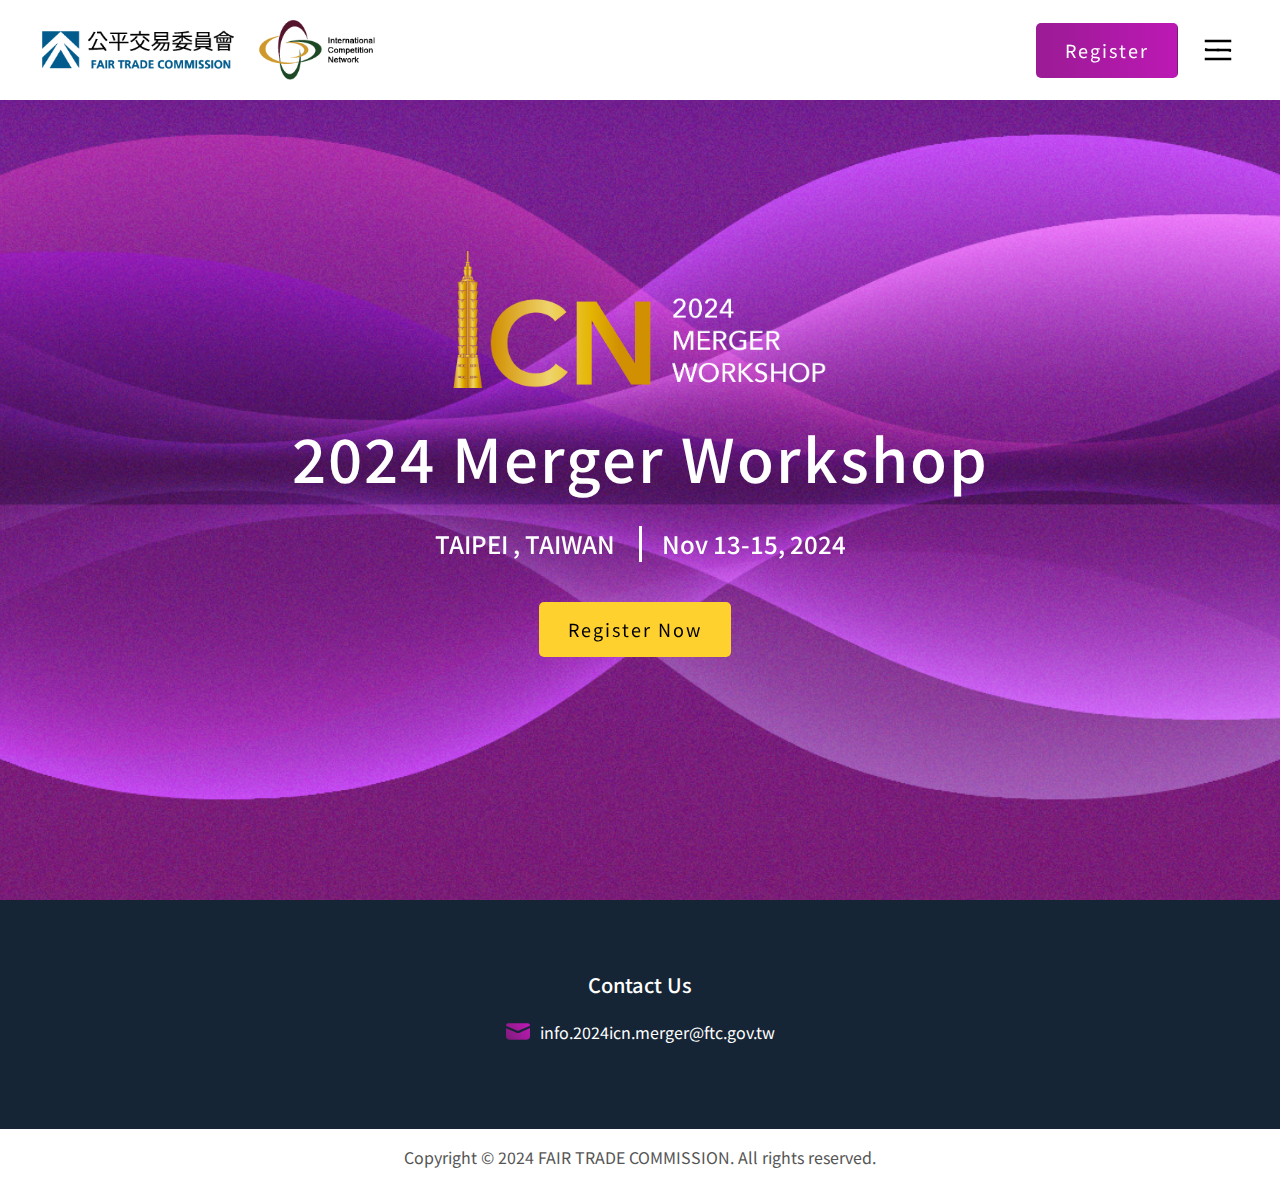
<file: index.html>
<!-- Header Link -->
<!DOCTYPE html>
<html lang="en" data-theme="light">
<head>
    <meta charset="UTF-8">
    <meta name="viewport" content="width=device-width, initial-scale=1.0">
    <meta http-equiv="X-UA-Compatible" content="ie=edge">
    <title>ICN Merger Workshop</title>
    <link rel="icon" href="assets/img/faveicon.png" type="image/gif" sizes="16x16">
    <link rel="stylesheet" href="https://cdnjs.cloudflare.com/ajax/libs/font-awesome/4.7.0/css/font-awesome.min.css">
    <link rel="stylesheet" href="assets/css/plugin.css">
    <link rel="stylesheet" href="assets/css/components.css">
    <link rel="stylesheet" href="assets/css/style.css">
</head>
<body>
  
<!-- Header Section -->
<!-- Header Start Here -->
<header class="header-area header-general">
    <div class="container">
        <div class="header-wrapper header-general-wrapper">
            <div class="logo">
                <a href="index.html">
                    <img src="assets/img/logo/logo.png" alt="logo">
                </a>
            </div>
            <div class="header-wrap ">
                <!-- Menu Start -->
                <div class="main-menu ">
                    <ul>
                        <li><a href="index.html">Home</a></li>
                        <li><a href="agenda.html">Agenda</a></li>
                        <li><a href="venue.html">Venue</a></li>
                        <li><a href="accommodation.html">Accommodation</a></li>
                        <li><a href="events.html">Social Events</a></li>
                        <li><a href="highlight.html">Highlights</a></li>
                        <li><a href="faq.html">FAQ</a></li>
                        <li><a href="login.html"><i class="icofont-user-alt-6"></i></a></li>
                    </ul>
                </div>
                <!-- Menu Start -->
                <div class="header-right">
                    <div class="book-ticket header-account">
                        <a class="btn btn-lg-space btn-bg-g-secondary" href="register.html">Register</a>
                    </div>
                    <div class="hamburger">
                        <div class="plates">
                            <!--  onclick="this.classList.toggle('active')" -->
                            <div class="plate plate5">
                              <svg class="burger" version="1.1" height="100" width="100" viewBox="0 0 100 100">
                                <path class="line line1" d="M 30,35 H 70 " />
                                <path class="line line2" d="M 50,50 H 30 L 34,32" />
                                <path class="line line3" d="M 50,50 H 70 L 66,68" />
                                <path class="line line4" d="M 30,65 H 70 " />
                              </svg>
                              <svg class="x" version="1.1" height="100" width="100" viewBox="0 0 100 100">
                                <path class="line" d="M 34,32 L 66,68" />
                                <path class="line" d="M 66,32 L 34,68" />
                              </svg>
                            </div>
                        </div>
                    </div>
                </div>
            </div>
        </div>
    </div>
</header>
<!-- Header End Here -->

<!-- Hompage-v1-Hero Area Start Here -->
<section class="home-v1-hero-area" style="background-image: url('assets/img/bg/home-v1-hero-bg.jpg');">
    <div class="container">
        <div class="home-v1-hero-wrapper">

            <div class="home-v1-hero-content">
                <h1 data-aos="fade-up" data-aos-delay="10">
                    <img class="icn-title-img mb-30" src="assets/img/bg/icn-title.png" alt="ICN">
                </h1>
                <h2 class="mb-20" data-aos="fade-up" data-aos-delay="100">2024 Merger  Workshop</h2>

                <div class="span-group" data-aos="fade-up" data-aos-delay="300">
                    <span>TAIPEI , TAIWAN</span>
                    <span class="span-border">Nov 13-15, 2024</span>
                </div>
                <div class="button-group" data-aos="fade-up" data-aos-delay="400">
                    <a class="btn btn-md-space btn-register" href="register.html">Register Now​</a>
                    <!-- <div class="button">
                        <input type="file">
                        <img src="assets/img/icon/download.svg" alt="uplod-icon">
                        Download PDF
                    </div> -->
                </div>
            </div>
            
        </div>
    </div>
</section>


<!-- Footer Area Start Here -->
<footer class="primary-footer-area py-70 py-md-40 bg-dark secondary-footer">
    <div class="container">
           <div class="footer-items">
            <div class="footer-contact">
                <h4 class="footer-title">Contact Us</h4>
                <a href="mailto:info.2024icn.merger@ftc.gov.tw"><i class="icofont-ui-message"></i>info.2024icn.merger@ftc.gov.tw</a>
            </div>
           </div>
    </div>
</footer>
<!-- Footer Area End Here -->
<!-- Copy Right Start Here -->
<div class="copyright">
    <p>Copyright © 2024 FAIR TRADE COMMISSION. All rights reserved.​</p>
</div>
<!-- Copy Right End Here --><!-- Footer Area End Here -->
<!-- Footer script-->
<!-- Jquery call here-->
<script src="assets/js/app.min.js"></script>
<!-- custom script call here -->
<script src="assets/js/scripts.js"></script>
</body>
</html>
</file>
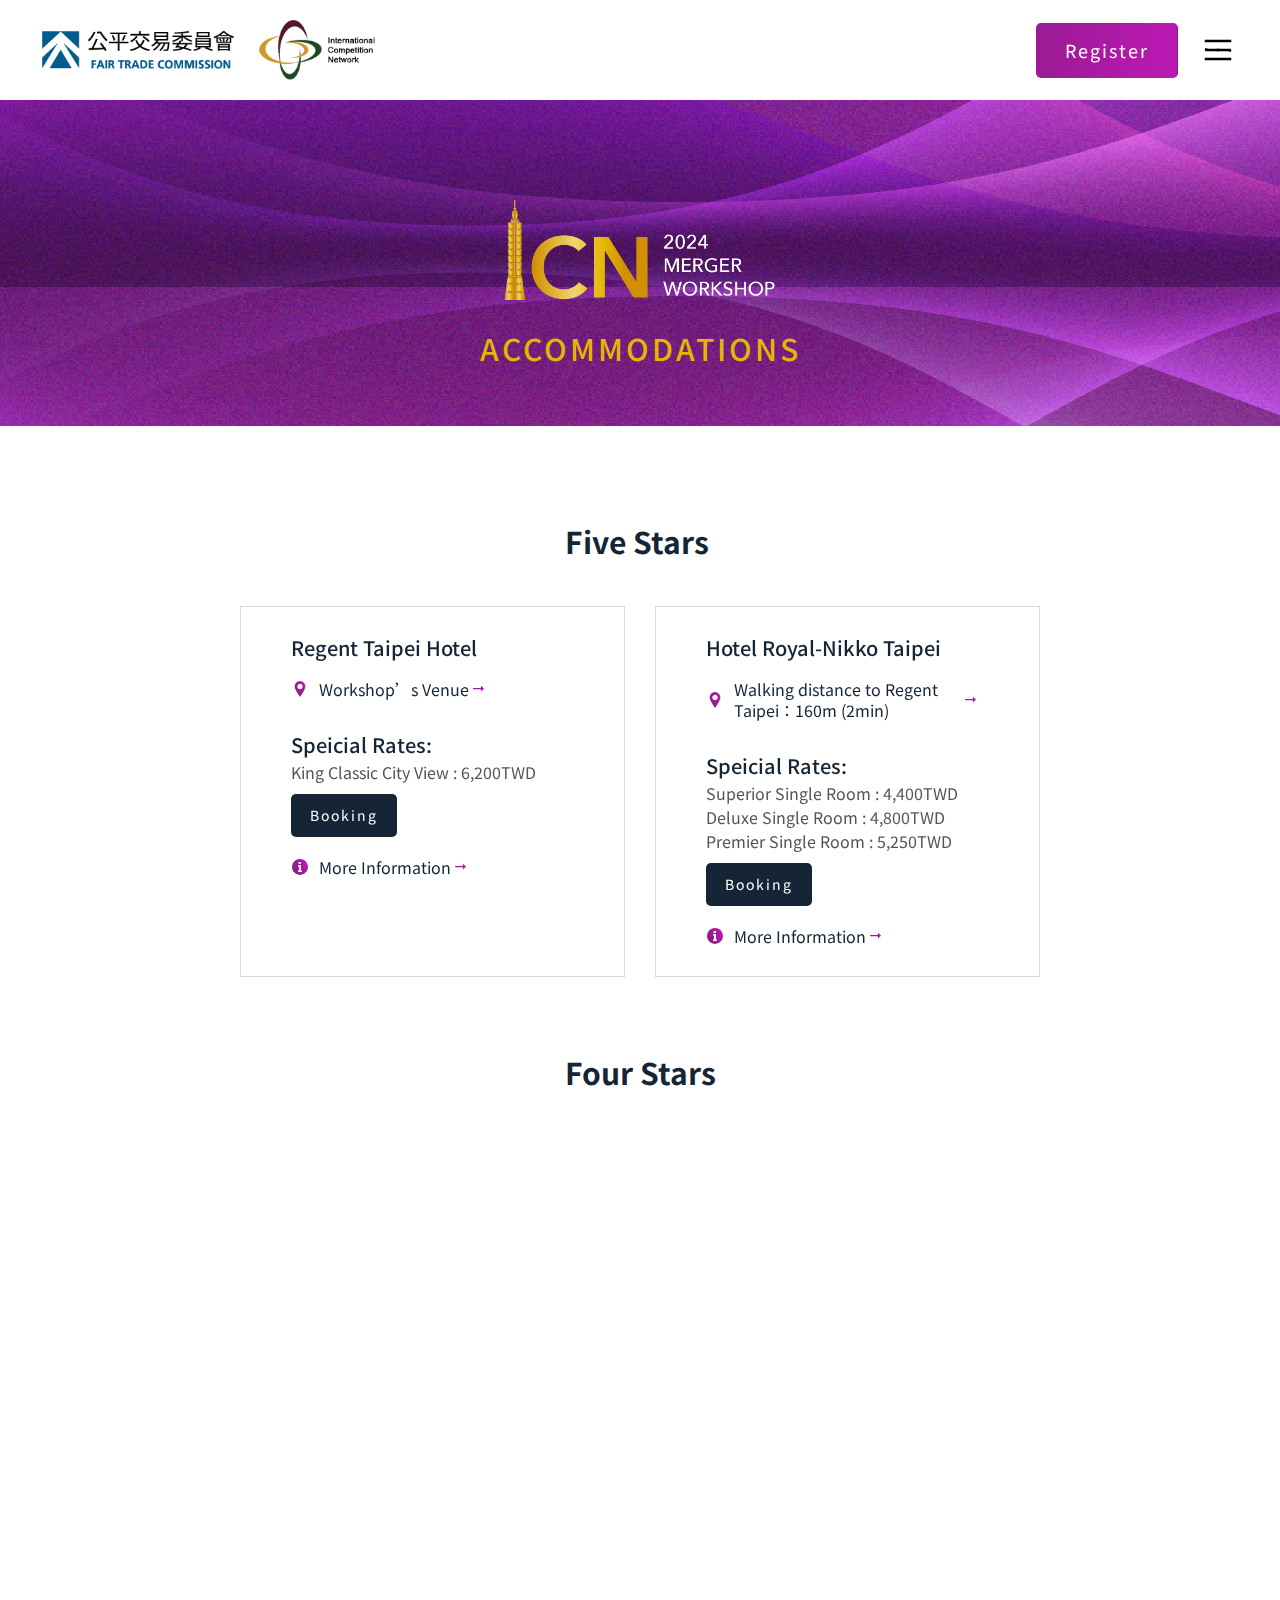
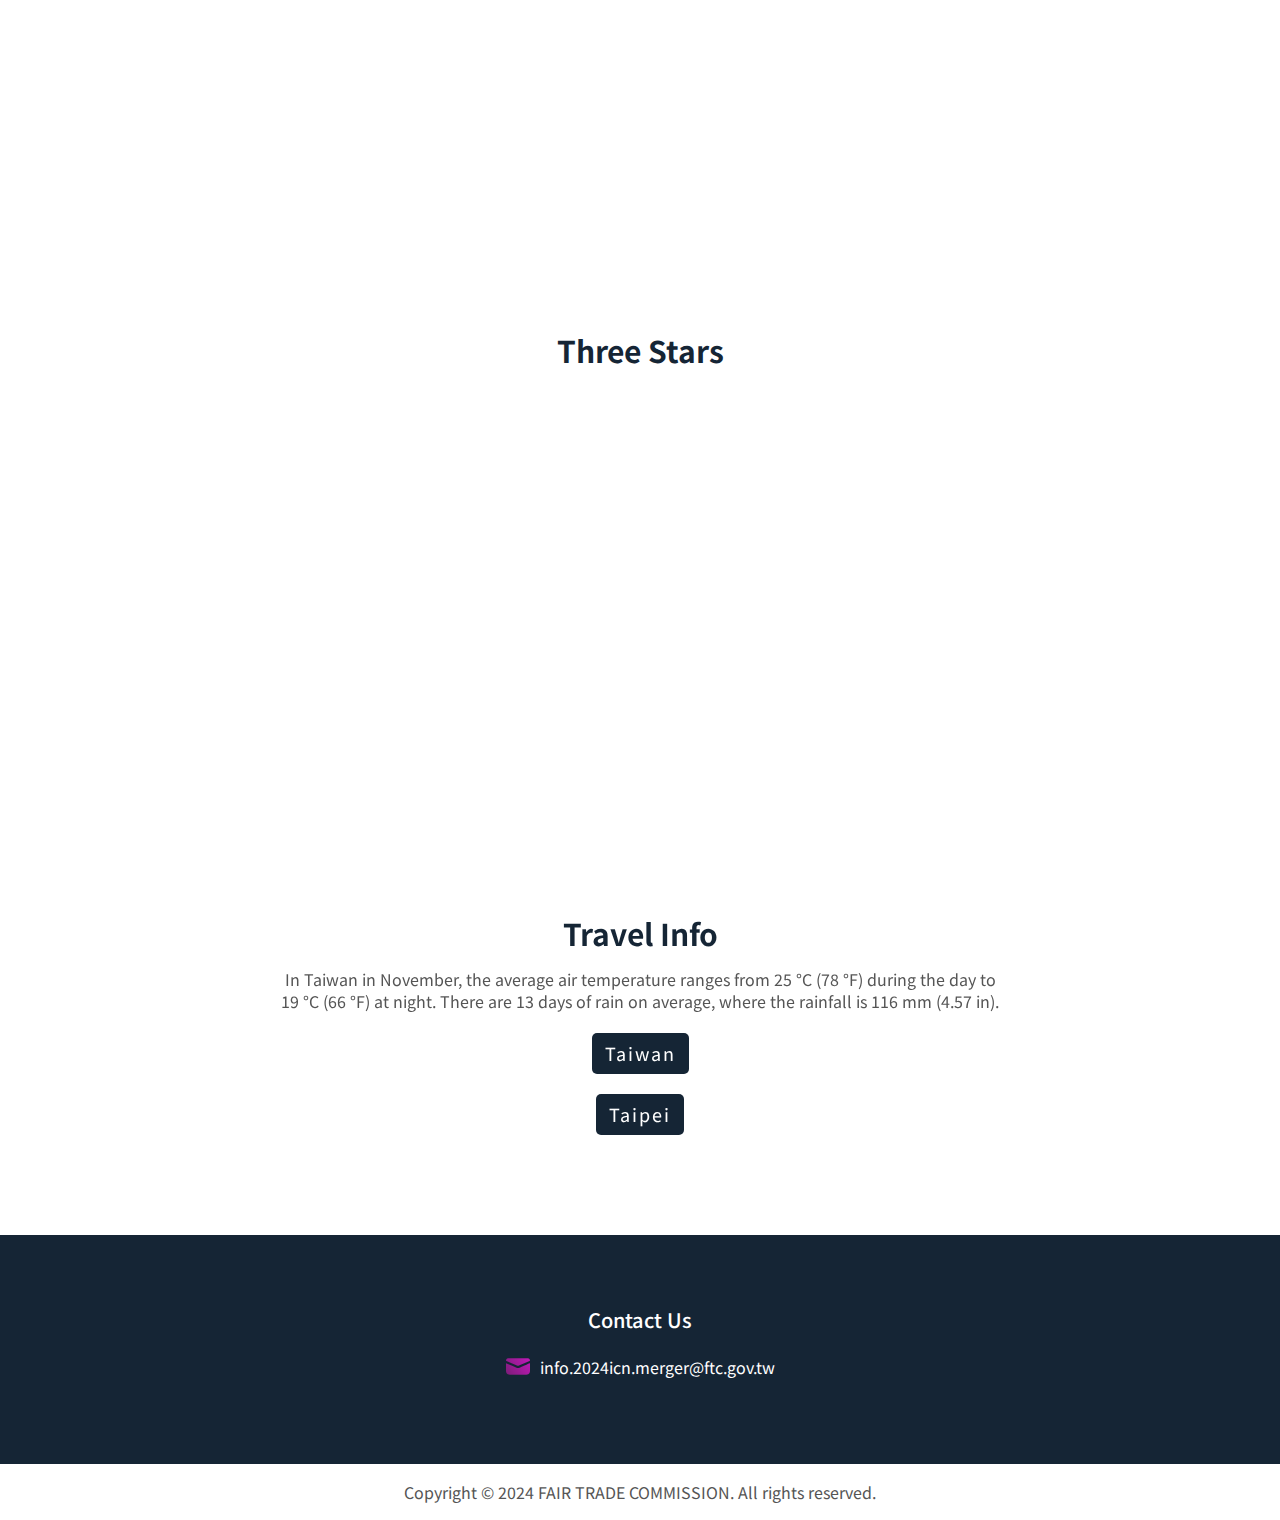
<file: accommodation.html>
<!-- Header Link -->
<!DOCTYPE html>
<html lang="en" data-theme="light">
<head>
    <meta charset="UTF-8">
    <meta name="viewport" content="width=device-width, initial-scale=1.0">
    <meta http-equiv="X-UA-Compatible" content="ie=edge">
    <title>Accommodations | ICN Merger Workshop</title>
    <link rel="icon" href="assets/img/faveicon.png" type="image/gif" sizes="16x16">
    <link rel="stylesheet" href="https://cdnjs.cloudflare.com/ajax/libs/font-awesome/4.7.0/css/font-awesome.min.css">
    <link rel="stylesheet" href="assets/css/plugin.css">
    <link rel="stylesheet" href="assets/css/components.css">
    <link rel="stylesheet" href="assets/css/style.css">
</head>
<body class="accommodation-page">

<!-- Header Section -->
<!-- Header Start Here -->
<header class="header-area header-general">
    <div class="container">
        <div class="header-wrapper header-general-wrapper">
            <div class="logo">
                <a href="index.html">
                    <img src="assets/img/logo/logo.png" alt="logo">
                </a>
            </div>
            <div class="header-wrap ">
                <!-- Menu Start -->
                <div class="main-menu ">
                    <ul>
                        <li><a href="index.html">Home</a></li>
                        <li><a href="agenda.html">Agenda</a></li>
                        <li><a href="venue.html">Venue</a></li>
                        <li><a href="accommodation.html">Accommodation</a></li>
                        <li><a href="events.html">Social Events</a></li>
                        <li><a href="highlight.html">Highlights</a></li>
                        <li><a href="faq.html">FAQ</a></li>
                        <li><a href="login.html"><i class="icofont-user-alt-6"></i></a></li>
                    </ul>
                </div>
                <!-- Menu Start -->
                <div class="header-right">
                    <div class="book-ticket header-account">
                        <a class="btn btn-lg-space btn-bg-g-secondary" href="register.html">Register</a>
                    </div>
                    <div class="hamburger">
                        <div class="plates">
                            <!--  onclick="this.classList.toggle('active')" -->
                            <div class="plate plate5">
                              <svg class="burger" version="1.1" height="100" width="100" viewBox="0 0 100 100">
                                <path class="line line1" d="M 30,35 H 70 " />
                                <path class="line line2" d="M 50,50 H 30 L 34,32" />
                                <path class="line line3" d="M 50,50 H 70 L 66,68" />
                                <path class="line line4" d="M 30,65 H 70 " />
                              </svg>
                              <svg class="x" version="1.1" height="100" width="100" viewBox="0 0 100 100">
                                <path class="line" d="M 34,32 L 66,68" />
                                <path class="line" d="M 66,32 L 34,68" />
                              </svg>
                            </div>
                        </div>
                    </div>
                </div>
            </div>
        </div>
    </div>
</header>
<!-- Header End Here -->

<!-- Banner Area Start Eere -->
<section class="banner-area bg-snow banner-primary">
    <div class="container">
        <div class="banner-content">
            <img class="icn-bn" src="assets/img/bg/icn-title.png" alt="ICN">

            <h3>Accommodations</h3>
            <!-- <div class="line">
                <span></span>
                <span></span>
                <span></span>
                <span></span>
            </div> -->
        </div>
    </div>
</section>
<!-- Banner Area End Eere -->

<!-- Contact Area Start Here -->
<section class="contact-v1-area pt-100">
    <div class="container">
        <div class="contact-v1-info pb-50">
            <div class="section-title text-center">
                <h3>Five Stars ​</h3>
                <!-- <div class="line">
                    <span></span>
                    <span></span>
                    <span></span>
                    <span></span>
                </div> -->
            </div>
            <div class="contact-info-v1-wrapper mb-30"> 
                <div class="single-contact-v1-info" data-aos="fade-up" data-aos-delay="10">
                    <div class="shape">
                        <img src="assets/img/shape/contact-info-v1-shape.png" alt="shape">
                    </div>
                    <h4>Regent Taipei Hotel</h4>
                    <div class="info-option mb-30">
                        <a href="https://maps.app.goo.gl/Z1soHoDNRfT3tU7r7" target="_blank"><i class="icofont-location-pin"></i> Workshop’s Venue <i class="icofont-long-arrow-right"></i></a>
                    </div>
                    <div class="speacial-btn">
                        <h5>Speicial Rates:</h5>
                        <ul class="mb-10">
                            <li>King Classic City View : 6,200TWD</li>
                        </ul>
                        <a class="btn btn-theme btn-sm-space" href="https://psee.io/6amybm" target="_blank">Booking</a>
                    </div>
                    <div class="info-option">
                        <a href="https://www.ihg.com/regent/hotels/us/en/taipei/tperg/hoteldetail" target="_blank"><i class="icofont-info-circle"></i> More Information <i class="icofont-long-arrow-right"></i> ​</a>
                    </div>
                </div>   
                
                <div class="single-contact-v1-info" data-aos="fade-up" data-aos-delay="10">
                    <div class="shape">
                        <img src="assets/img/shape/contact-info-v1-shape.png" alt="shape">
                    </div>
                    <h4>Hotel Royal-Nikko Taipei</h4>
                    <div class="info-option mb-30">
                        <a href="https://maps.app.goo.gl/Q6YiVYr5nGPZG5Ty7" target="_blank"><i class="icofont-location-pin"></i> Walking distance to Regent Taipei：160m (2min) <i class="icofont-long-arrow-right"></i></a>
                    </div>
                    <div class="speacial-btn">
                        <h5>Speicial Rates:</h5>
                        <ul class="mb-10">
                            <li>Superior Single Room : 4,400TWD</li>
                            <li>Deluxe Single Room : 4,800TWD</li>
                            <li>Premier Single Room : 5,250TWD</li>
                        </ul>
                        <a class="btn btn-theme btn-sm-space" href="https://reurl.cc/dndOND" target="_blank">Booking</a>
                    </div>
                    <div class="info-option">
                        <a href="https://www.royal-taipei.com.tw/en/" target="_blank"><i class="icofont-info-circle"></i> More Information <i class="icofont-long-arrow-right"></i> ​</a>
                    </div>
                </div>   
            </div>
        </div>

        <div class="contact-v1-info pb-50">
            <div class="section-title text-center">
                <h3>Four Stars​</h3>
            </div>
            <div class="contact-info-v1-wrapper mb-30"> 
                <div class="single-contact-v1-info" data-aos="fade-up" data-aos-delay="10">
                    <div class="shape">
                        <img src="assets/img/shape/contact-info-v1-shape.png" alt="shape">
                    </div>
                    <h4>Double Tree by Hilton Taipei Zhongshan​</h4>
                    <div class="info-option">
                        <a href="https://maps.app.goo.gl/ByrCHkopbVyK5mjt7" target="_blank"><i class="icofont-location-pin"></i> Walking distance to Regent Taipei：400m (6min)​ <i class="icofont-long-arrow-right"></i></a>
                    </div>
                    <div class="info-option">
                        <h5>Speicial Rates:</h5>
                        <ul>
                            <li><strong>Special Room Rate Offer Period:</strong> 2024/11/11 – 2024/11/17</li>
                            <li><strong>Room Types:</strong> All room types available on the official website, subject to availability at the time of booking and guest requirements.</li>
                            <li><strong>Discount Offer:</strong> Depending on the guest's required stay period, a 10% discount applies to the Flexible Rate (room only) or the Breakfast Included rate.</li>
                            <li><strong>Cancellation Policy:</strong> Free cancellation is available until the day before check-in.</li>
                            <li>To access special rates, you will have to contact the hotel by using the booking Email : <a href="mailto:TSATP_INFO@TaipeiDoubleTree.com">TSATP_INFO@TaipeiDoubleTree.com</a> </li>
                        </ul>
                        <a href="https://www.hilton.com/en/hotels/tsatpdi-doubletree-taipei-zhongshan/" target="_blank"><i class="icofont-info-circle"></i> More Information <i class="icofont-long-arrow-right"></i> ​</a>
                    </div>
                </div>   
                
                <div class="single-contact-v1-info" data-aos="fade-up" data-aos-delay="10">
                    <div class="shape">
                        <img src="assets/img/shape/contact-info-v1-shape.png" alt="shape">
                    </div>
                    <h4>amba TAIPEI ZHONGSHAN</h4>
                    <div class="info-option">
                        <a href="https://maps.app.goo.gl/mSTe9NGKTNhr1Hnx8" target="_blank"><i class="icofont-location-pin"></i> Walking distance to Regent Taipei：220m (3min) <i class="icofont-long-arrow-right"></i></a>
                    </div>


                    <div class="speacial-btn">
                        <h5 class="mb-10">Speicial Rates:</h5>
                        <ul class="mb-10">
                            <li class="mb-10">Smart Room : 2,805TWD</li>
                            <li>Taipei Zhongshan Yi She Hotel offers a discounted rate of 15% off the Best Available Rate on the official website <strong> (Promo Code: FTCGOV1112)</strong>.​</li>
                        </ul>
                        <a class="btn btn-theme btn-sm-space" href="http://be.synxis.com/?adult=1&arrive=2024-11-12&chain=28199&child=0&config=ZSNABC&currency=TWD&depart=2024-11-15&hotel=64134&level=hotel&locale=en-US&promo=FTCGOV1112&rooms=1&theme=ZSNABT" target="_blank">Booking</a>
                    </div>
                    <div class="info-option">
                        <a href="https://www.amba-hotels.com/en/zhongshan/" target="_blank"><i class="icofont-info-circle"></i> More Information <i class="icofont-long-arrow-right"></i> ​</a>
                    </div>
                </div>   
            </div>
        </div>

        <div class="contact-v1-info pb-50">
            <div class="section-title text-center">
                <h3>Three Stars​</h3>
            </div>
            <div class="contact-info-v1-wrapper mb-30"> 
                <div class="single-contact-v1-info" data-aos="fade-up" data-aos-delay="10">
                    <div class="shape">
                        <img src="assets/img/shape/contact-info-v1-shape.png" alt="shape">
                    </div>
                    <h4>K Hotel Taipei</h4>
                    <div class="info-option mb-30">
                        <a href="https://maps.app.goo.gl/Spv8SxrGb8jymCwN9" target="_blank"><i class="icofont-location-pin"></i> Walking distance to Regent Taipei：200m (3min) <i class="icofont-long-arrow-right"></i></a>
                    </div>
                        
                        <div class="speacial-btn">
                            <h5>Speicial Rates:</h5>
                            <ul class="mb-10">
                                <li>Executive Double Room : 3,000TWD</li>
                            </ul>
                            <a class="btn btn-theme btn-sm-space" href="https://www.booking-wise0.com.tw/Khotel/hotel/reservation/reservation_special.php?hid=104&SpecialSuite=124&lang=en" target="_blank">Booking</a>
                        </div>
                        <div class="info-option">
                            <a href="http://taipei1.khotels.com.tw/en/" target="_blank"><i class="icofont-info-circle"></i> More Information <i class="icofont-long-arrow-right"></i> ​</a>
                        </div>
                    
                </div>   
            </div>
        </div>


    </div>
  </section>
  <!-- Contact Area End Here -->

  <!-- Sponsor v1 Area Start Here -->
<section class="sponsor-v1-area s-py-t-100-b-50">
    <div class="container">
        <div class="section-title">
            <h3>Travel Info</h3>
            <p>In Taiwan in November, the average air temperature ranges from 25 °C (78 °F) during the day to 19 °C (66 °F) at night. There are 13 days of rain on average, where the rainfall is 116 mm (4.57 in).</p>
            
                <div class="book-ticket header-account mb-20">
                    <a class="btn btn-bg-dark" href="https://eng.taiwan.net.tw/" target="_blank">Taiwan​</a>
                </div>
                <div class="book-ticket header-account">
                    <a class="btn btn-bg-dark" href="https://www.travel.taipei/en" target="_blank">Taipei</a>
                </div>
        </div>
        
    </div>
</section>
<!-- Sponsor v1 Area End Here -->

  


<!-- Footer Area Start Here -->
<footer class="primary-footer-area py-70 py-md-40 bg-dark secondary-footer">
    <div class="container">
           <div class="footer-items">
            <div class="footer-contact">
                <h4 class="footer-title">Contact Us</h4>
                <a href="mailto:info.2024icn.merger@ftc.gov.tw"><i class="icofont-ui-message"></i>info.2024icn.merger@ftc.gov.tw</a>
            </div>
           </div>
    </div>
</footer>
<!-- Footer Area End Here -->
<!-- Copy Right Start Here -->
<div class="copyright">
    <p>Copyright © 2024 FAIR TRADE COMMISSION. All rights reserved.​</p>
</div>
<!-- Copy Right End Here --><!-- Footer Area End Here -->
<!-- Footer script-->
<!-- Jquery call here-->
<script src="assets/js/app.min.js"></script>
<!-- custom script call here -->
<script src="assets/js/scripts.js"></script>
</body>
</html>
</file>
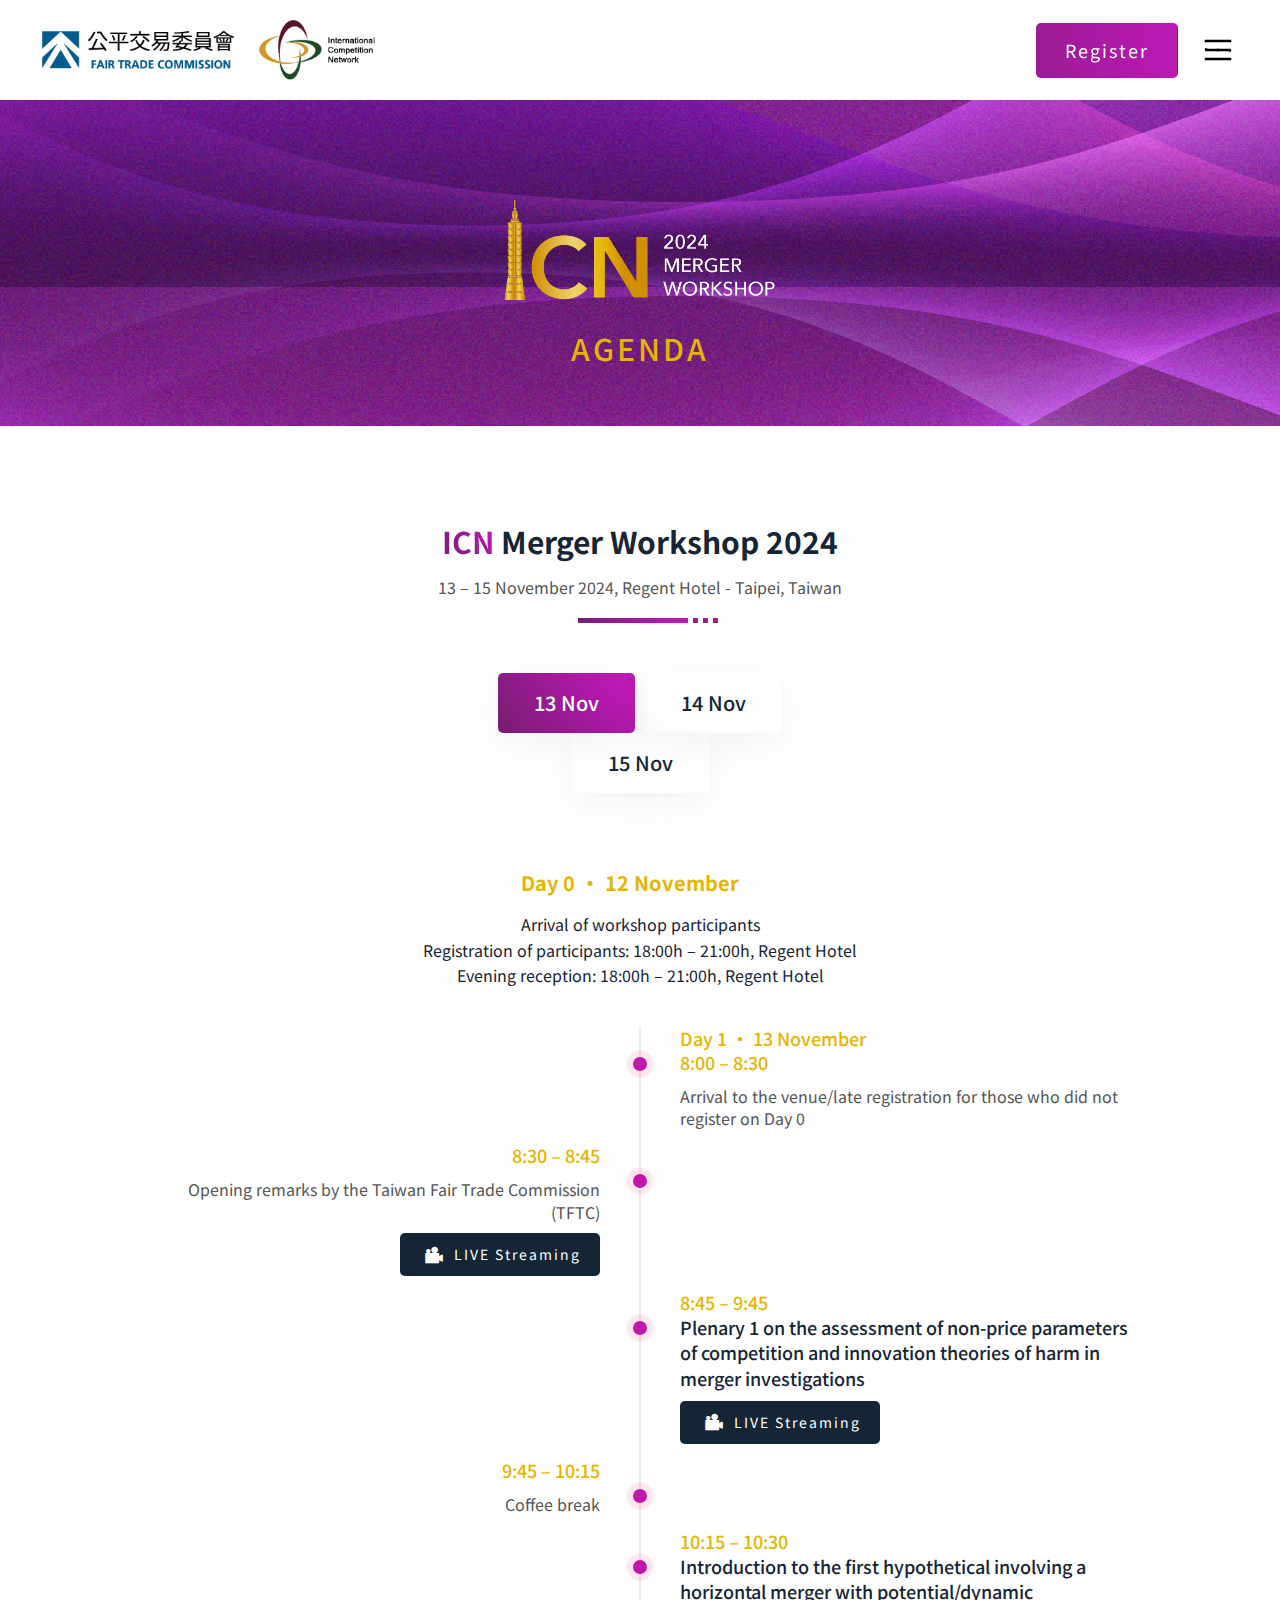
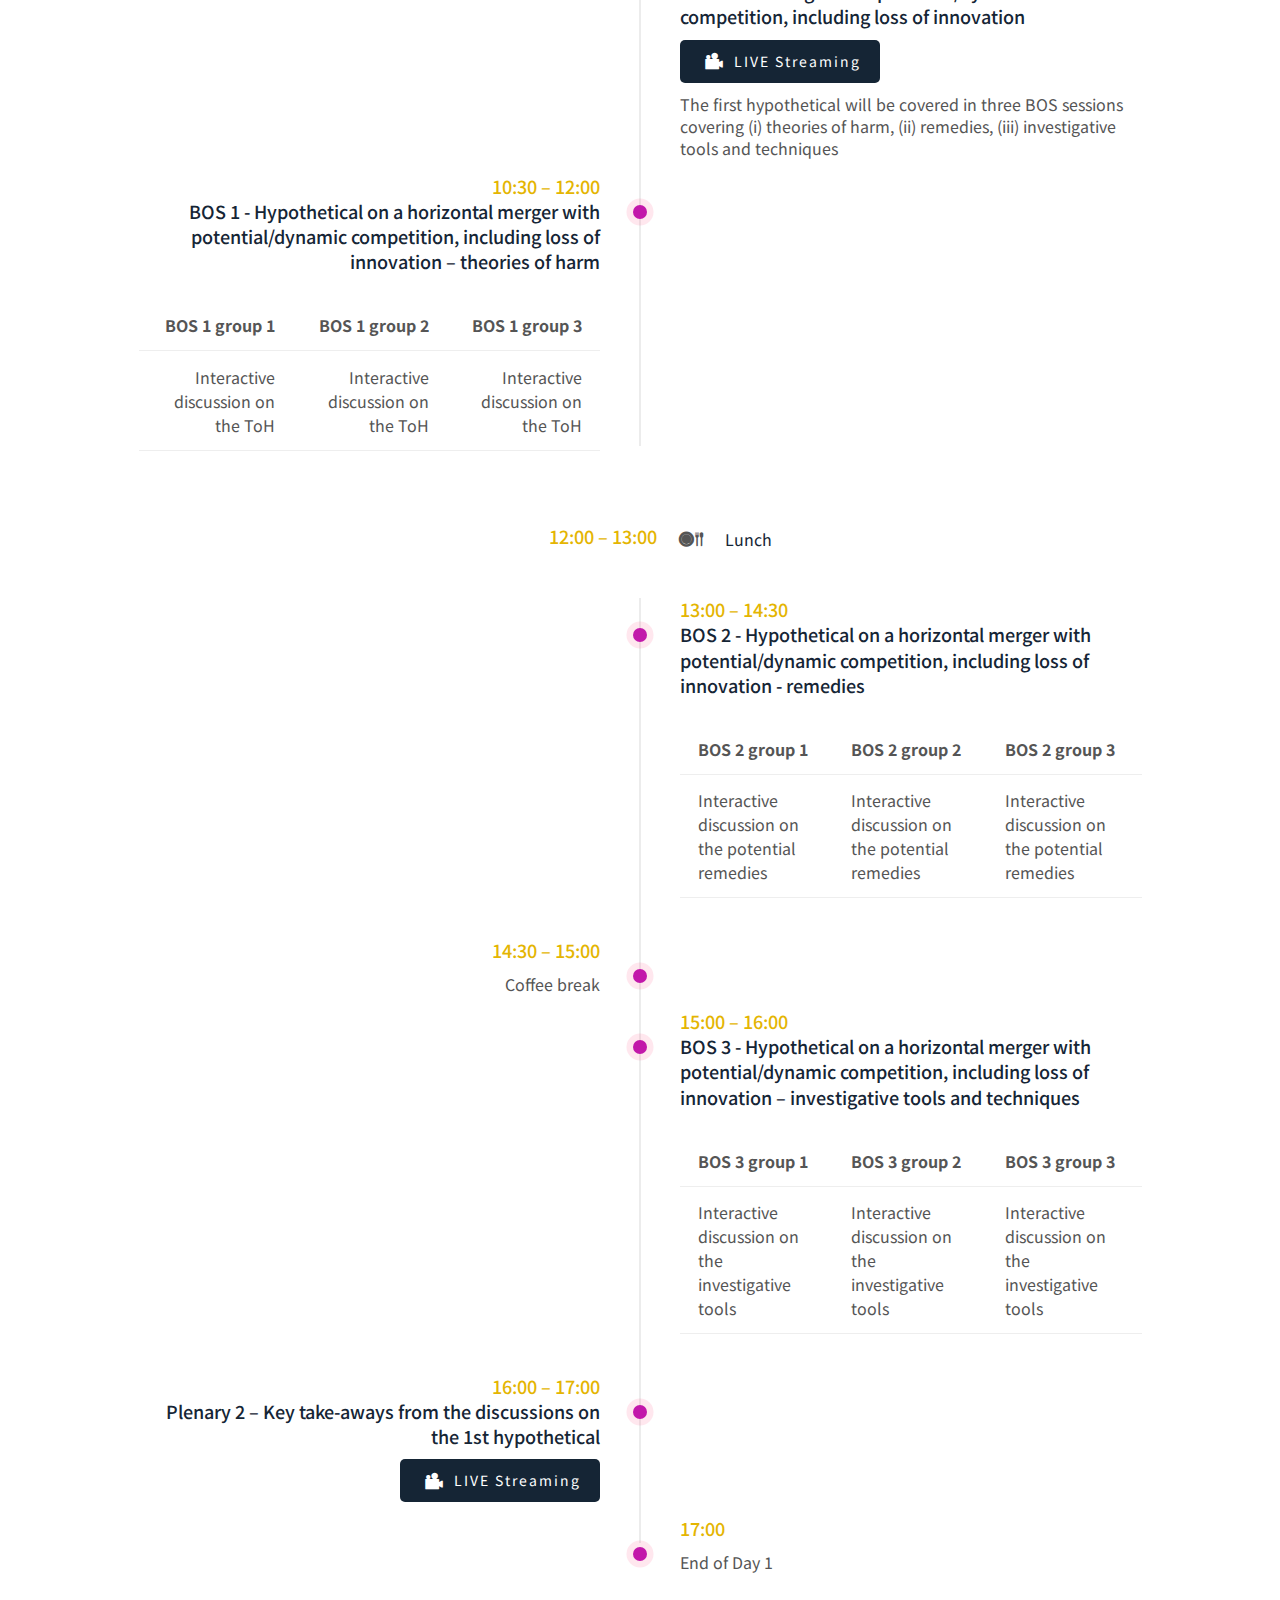
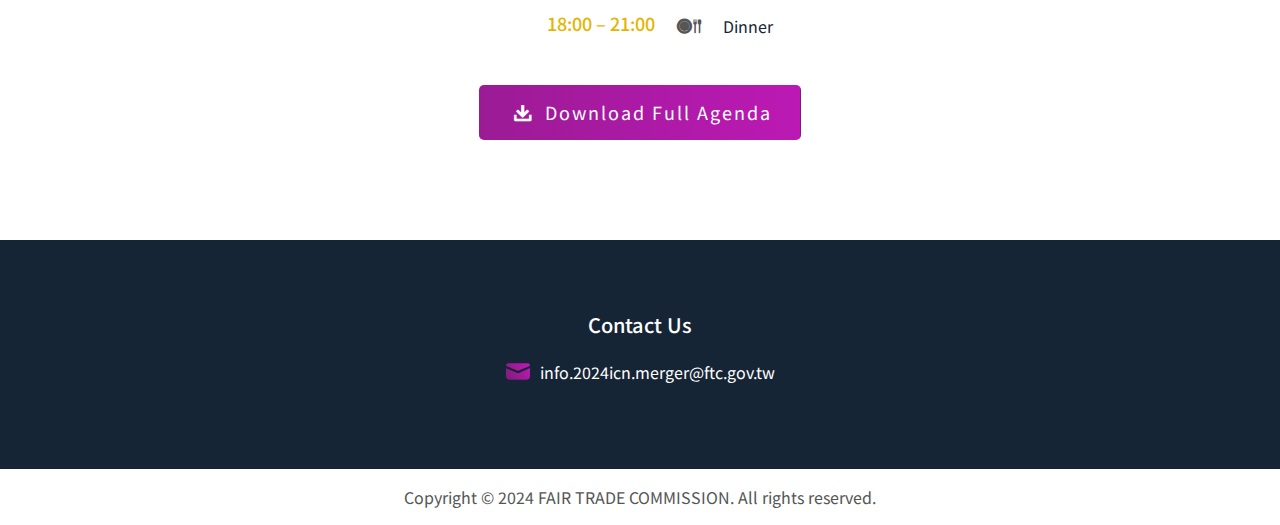
<file: agenda.html>
<!-- Header Link -->
<!DOCTYPE html>
<html lang="en" data-theme="light">
<head>
    <meta charset="UTF-8">
    <meta name="viewport" content="width=device-width, initial-scale=1.0">
    <meta http-equiv="X-UA-Compatible" content="ie=edge">
    <title>Agenda | ICN Merger Workshop</title>
    <link rel="icon" href="assets/img/faveicon.png" type="image/gif" sizes="16x16">
    <link rel="stylesheet" href="https://cdnjs.cloudflare.com/ajax/libs/font-awesome/4.7.0/css/font-awesome.min.css">
    <link rel="stylesheet" href="assets/css/plugin.css">
    <link rel="stylesheet" href="assets/css/components.css">
    <link rel="stylesheet" href="assets/css/style.css">
</head>
<body>

<!-- Header Section -->
<!-- Header Start Here -->
<header class="header-area header-general">
    <div class="container">
        <div class="header-wrapper header-general-wrapper">
            <div class="logo">
                <a href="index.html">
                    <img src="assets/img/logo/logo.png" alt="logo">
                </a>
            </div>
            <div class="header-wrap ">
                <!-- Menu Start -->
                <div class="main-menu ">
                    <ul>
                        <li><a href="index.html">Home</a></li>
                        <li><a href="agenda.html">Agenda</a></li>
                        <li><a href="venue.html">Venue</a></li>
                        <li><a href="accommodation.html">Accommodation</a></li>
                        <li><a href="events.html">Social Events</a></li>
                        <li><a href="highlight.html">Highlights</a></li>
                        <li><a href="faq.html">FAQ</a></li>
                        <li><a href="login.html"><i class="icofont-user-alt-6"></i></a></li>
                    </ul>
                </div>
                <!-- Menu Start -->
                <div class="header-right">
                    <div class="book-ticket header-account">
                        <a class="btn btn-lg-space btn-bg-g-secondary" href="register.html">Register</a>
                    </div>
                    <div class="hamburger">
                        <div class="plates">
                            <!--  onclick="this.classList.toggle('active')" -->
                            <div class="plate plate5">
                              <svg class="burger" version="1.1" height="100" width="100" viewBox="0 0 100 100">
                                <path class="line line1" d="M 30,35 H 70 " />
                                <path class="line line2" d="M 50,50 H 30 L 34,32" />
                                <path class="line line3" d="M 50,50 H 70 L 66,68" />
                                <path class="line line4" d="M 30,65 H 70 " />
                              </svg>
                              <svg class="x" version="1.1" height="100" width="100" viewBox="0 0 100 100">
                                <path class="line" d="M 34,32 L 66,68" />
                                <path class="line" d="M 66,32 L 34,68" />
                              </svg>
                            </div>
                        </div>
                    </div>
                </div>
            </div>
        </div>
    </div>
</header>
<!-- Header End Here -->

<!-- Banner Area Start Eere -->
<section class="banner-area bg-snow banner-primary">
    <div class="container">
        <div class="banner-content">
            <img class="icn-bn" src="assets/img/bg/icn-title.png" alt="ICN">
            <h3>Agenda​</h3>
        </div>
    </div>
</section>
<!-- Banner Area End Eere -->

<!-- Schedule V2 Start Here -->
<section class="schedule-v2-area py-100">
    <div class="dot-shape">
        <img src="assets/img/shape/schedule-v2-bg.png" alt="shape">
    </div>
    <div class="container">
        <div class="section-title text-center">
            <h3><span class="gradient-text">ICN </span> Merger Workshop 2024​</h3>
            <p>13 – 15 November 2024, Regent Hotel - Taipei, Taiwan</p>
            <div class="line line-primary">
                <span></span>
                <span></span>
                <span></span>
                <span></span>
            </div>
        </div>
        <!-- tab -->
        <div class="schedule-v2-top-button">
            <nav class="schedule-v2-tab-navs">
                <div class="nav nav-tabs" id="nav-tab" role="tablist">
                    <button class="nav-link active" id="schedule-v1-tabs-1" data-bs-toggle="tab" data-bs-target="#schedule-v1-tab-1" type="button" role="tab" aria-controls="schedule-v1-tab-1" aria-selected="true">
                        13 Nov
                    </button>
                    <button class="nav-link" id="schedule-v1-tabs-2" data-bs-toggle="tab" data-bs-target="#schedule-v1-tab-2" type="button" role="tab" aria-controls="schedule-v1-tab-2" aria-selected="false">
                        14 Nov
                    </button>
                    <button class="nav-link" id="schedule-v1-tabs-3" data-bs-toggle="tab" data-bs-target="#schedule-v1-tab-3" type="button" role="tab" aria-controls="schedule-v1-tab-3" aria-selected="false">
                        15 Nov
                    </button>
                </div>
            </nav>
        </div>

        <!-- Content -->
        <div class="tab-content schedule-v1-tab-content" id="nav-tabContent">

            <!-- day 1 -->
            <div class="tab-pane fade show active" id="schedule-v1-tab-1" role="tabpanel" aria-labelledby="schedule-v1-tabs-1">
                <div class="schedule-v2-wrapper">
                    <div class="single-schedule-v2-inner">
                        <div class="schedule-v2-profile">
                                <div class="profile text-center">
                                    <div class="title">
                                        <div class="content mb-20">
                                            <h4>Day 0 ・ 12 November</h4>
                                        </div>
                                        <span>Arrival of workshop participants </span>
                                        <span>Registration of participants: 18:00h – 21:00h, Regent Hotel </span>
                                        <span>Evening reception: 18:00h – 21:00h, Regent Hotel </span>
                                           
                                    </div>
                                </div>
                        </div>
                        <div class="schedule-v2-content">
                                <ul>
                                    <li>
                                        <div class="dot"></div>
                                        <div class="list-inner-content">
                                            <!-- <h4 class="date-title mb-20">Day 1<br> 13 November</h4> -->
                                            <span>Day 1 ・ 13 November</span><br>
                                            <span>8:00 – 8:30</span>
                                            <p>Arrival to the venue/late registration for those who did not register on Day 0 </p>
                                        </div>
                                    </li>
                                    <li class="text-left">
                                        <div class="dot"></div>
                                        <div class="list-inner-content">
                                            <span>8:30 – 8:45</span>
                                            <p>Opening remarks by the Taiwan Fair Trade Commission (TFTC)</p>
                                            <div class="Streaming-btn">
                                                <a class="btn btn-sm-space" href="https://www.youtube.com/live/tV-p-rYDtYU" target="_blank"><i class="icofont-video"></i> LIVE Streaming</a>
                                            </div> 
                                        </div>
                                    </li>
                                    <li>
                                        <div class="dot"></div>
                                        <div class="list-inner-content">
                                            <span>8:45 – 9:45</span>
                                            <h5>Plenary 1 on the assessment of non-price parameters of competition and innovation theories of harm in merger investigations</h5>
                                            <div class="Streaming-btn">
                                                <a class="btn btn-sm-space" href="https://www.youtube.com/live/tV-p-rYDtYU" target="_blank"><i class="icofont-video"></i> LIVE Streaming</a>
                                            </div>  
                                        </div>
                                    </li>
                                    <li class="text-left">
                                        <div class="dot"></div>
                                        <div class="list-inner-content">
                                            <span>9:45 – 10:15</span>
                                            <p>Coffee break</p>
                                        </div>
                                    </li>
                                    <li>
                                        <div class="dot"></div>
                                        <div class="list-inner-content">
                                            <span>10:15 – 10:30</span>
                                            <h5>Introduction to the first hypothetical involving a horizontal merger with potential/dynamic competition, including loss of innovation</h5>
                                            <div class="Streaming-btn">
                                                <a class="btn btn-sm-space" href="https://www.youtube.com/live/tV-p-rYDtYU" target="_blank"><i class="icofont-video"></i> LIVE Streaming</a>
                                            </div> 
                                            <p>The first hypothetical will be covered in three BOS sessions covering (i) theories of harm, (ii) remedies, (iii) investigative tools and techniques</p>
                                        </div>
                                    </li>
                                    <li class="text-left">
                                        <div class="dot"></div>
                                        <div class="list-inner-content">
                                            <span>10:30 – 12:00</span>
                                            <h5>BOS 1 - Hypothetical on a horizontal merger with potential/dynamic competition, including loss of innovation – theories of harm</h5>
                                            <!-- table -->
                                            <div class="agenda-wrapper">
                                                <div class="inner-wrapper">
                                                <div class="units-row">
                                                    <table>
                                                      <thead>
                                                        <tr>
                                                          <th>BOS 1 group 1</th>
                                                          <th>BOS 1 group 2</th>
                                                          <th>BOS 1 group 3</th>
                                                        </tr>
                                                      </thead>
                                                      <tbody>
                                                        <tr>
                                                          <td>Interactive discussion on the ToH</td>
                                                          <td>Interactive discussion on the ToH</td>
                                                          <td>Interactive discussion on the ToH</td>
                                                        </tr>
                                                      </tbody>
                                                    </table>
                                                  </div>
                                                </div>
                                            </div>
                                            <!-- table end -->
                                        </div>
                                    </li>
                                </ul>
                        </div>
                        </div>
                        <div class="single-schedule-v2-inner">
                        <div class="schedule-v2-profile">
                                <div class="profile">
                                    <div class="list-inner-content">
                                        <span>12:00 – 13:00</span>
                                    </div>
                                    <div class="image-icon">
                                        <i class="icofont-lunch"></i>
                                    </div>
                                    <div class="title">
                                        <span> Lunch</span>
                                    </div>
                                </div>
                        </div>
                        <div class="schedule-v2-content">
                                <ul>
                                    <li>
                                        <div class="dot"></div>
                                        <div class="list-inner-content">
                                            <span>13:00 – 14:30 </span>
                                            <h5>BOS 2 - Hypothetical on a horizontal merger with potential/dynamic competition, including loss of innovation - remedies</h5>
                                            <!-- table -->
                                            <div class="agenda-wrapper">
                                                <div class="inner-wrapper">
                                                <div class="units-row">
                                                    <table>
                                                      <thead>
                                                        <tr>
                                                          <th>BOS 2 group 1</th>
                                                          <th>BOS 2 group 2</th>
                                                          <th>BOS 2 group 3</th>
                                                        </tr>
                                                      </thead>
                                                      <tbody>
                                                        <tr>
                                                          <td>Interactive discussion on the potential remedies</td>
                                                          <td>Interactive discussion on the potential remedies</td>
                                                          <td>Interactive discussion on the potential remedies</td>
                                                        </tr>
                                                      </tbody>
                                                    </table>
                                                  </div>
                                                </div>
                                            </div>
                                            <!-- table end --> 
                                        </div>
                                    </li>
                                    <li class="text-left">
                                        <div class="dot"></div>
                                        <div class="list-inner-content">
                                            <span>14:30 – 15:00</span>
                                            <p>Coffee break</p>
                                        </div>
                                    </li>
                                    <li>
                                        <div class="dot"></div>
                                        <div class="list-inner-content">
                                            <span>15:00 – 16:00 </span>
                                            <h5> BOS 3 - Hypothetical on a horizontal merger with potential/dynamic competition, including loss of innovation – investigative tools and techniques</h5>
                                            <!-- table -->
                                            <div class="agenda-wrapper">
                                                <div class="inner-wrapper">
                                                <div class="units-row">
                                                    <table>
                                                      <thead>
                                                        <tr>
                                                          <th>BOS 3 group 1</th>
                                                          <th>BOS 3 group 2</th>
                                                          <th>BOS 3 group 3</th>
                                                        </tr>
                                                      </thead>
                                                      <tbody>
                                                        <tr>
                                                          <td>Interactive discussion on the investigative tools</td>
                                                          <td>Interactive discussion on the investigative tools</td>
                                                          <td>Interactive discussion on the investigative tools</td>
                                                        </tr>
                                                      </tbody>
                                                    </table>
                                                  </div>
                                                </div>
                                            </div>
                                            <!-- table end -->
                                        </div>
                                    </li> 
                                    <li class="text-left">
                                        <div class="dot"></div>
                                        <div class="list-inner-content">
                                            <span>16:00 – 17:00</span>
                                            <h5>Plenary 2 – Key take-aways from the discussions on the 1st hypothetical</h5>
                                            <div class="Streaming-btn">
                                                <a class="btn btn-sm-space" href="https://www.youtube.com/live/tV-p-rYDtYU" target="_blank"><i class="icofont-video"></i> LIVE Streaming</a>
                                            </div>  
                                        </div>
                                    </li> 
                                    <li>
                                        <div class="dot"></div>
                                        <div class="list-inner-content">
                                            <span>17:00</span>
                                            <p>End of Day 1</p>
                                        </div>
                                    </li>   
                                </ul>
                        </div>
                        <div class="schedule-v2-profile">
                                <div class="profile">
                                    <div class="list-inner-content">
                                        <span>18:00 – 21:00</span>
                                    </div>
                                    <div class="image-icon">
                                        <i class="icofont-lunch"></i>
                                    </div>
                                    <div class="title">
                                        <span>Dinner</span>
                                    </div>
                                </div>
                        </div>
                    </div>
                </div>
            </div>

            <!-- day 2 -->
            <div class="tab-pane fade" id="schedule-v1-tab-2" role="tabpanel" aria-labelledby="schedule-v1-tabs-2">
                <div class="schedule-v2-wrapper">
                    <div class="single-schedule-v2-inner">
                        <div class="schedule-v2-content">
                                <ul>
                                    <li>
                                        <div class="dot"></div>
                                        <div class="list-inner-content">
                                            <!-- <h4 class="date-title mb-20">Day 1<br> 13 November</h4> -->
                                            <!-- <span>Day 2 ・ 14 November</span><br> -->
                                            <span>8:00 – 8:30</span>
                                            <p>Arrival and coffee</p>
                                        </div>
                                    </li>
                                    <li class="text-left">
                                        <div class="dot"></div>
                                        <div class="list-inner-content">
                                            <span>8:30 – 10:00</span>
                                            <h5>BOS 4 - Discussions on draft Merger Working Group products, gender inclusive competition policy, and hostile takeovers</h5>
                                            <!-- table -->
                                            <div class="agenda-wrapper">
                                                <div class="inner-wrapper">
                                                <div class="units-row">
                                                    <table>
                                                    <thead>
                                                        <tr>
                                                        <th colspan="2">BOS 4 group 1</th>
                                                        </tr>
                                                    </thead>
                                                    <tbody>
                                                        <tr>
                                                        <td>8:30 – 9:30: Interactive discussion on the draft RP Chapter on the Use of Market Shares (led by the French Autorité de la Concurrence)</td>
                                                        <td>9:30 – 10:00: Interactive discussion on gender inclusive competition policy (led by the Canadian Competition Bureau)</td>
                                                        </tr>
                                                    </tbody>
                                                    </table>

                                                    <table>
                                                        <thead>
                                                            <tr>
                                                            <th colspan="2">BOS 4 group 2</th>
                                                            </tr>
                                                        </thead>
                                                        <tbody>
                                                            <tr>
                                                            <td>8:30 – 9:30: Interactive discussion on the draft RP Chapter on Counterfactual (led by the UK CMA)</td>
                                                            <td>9:30 – 10:00: Interactive discussion hostile takeovers (led by TFTC) </td>
                                                            </tr>
                                                        </tbody>
                                                        </table>
                                                </div>
                                                </div>
                                            </div>
                                            <!-- table end -->
                                        </div>
                                    </li>
                                    <li>
                                        <div class="dot"></div>
                                        <div class="list-inner-content">
                                            <span>10:00 – 10:20</span>
                                            <p>Coffee break</p>
                                        </div>
                                    </li>
                                    <li class="text-left">
                                        <div class="dot"></div>
                                        <div class="list-inner-content">
                                            <span>10:20 – 10:35</span>
                                            <h5>Introduction to the second hypothetical involving a non-horizontal merger involving the acquisition of a nascent competitor and loss of innovation</h5>
                                            <div class="Streaming-btn">
                                                <a class="btn btn-sm-space" href="https://www.youtube.com/live/fZcJH0_br00" target="_blank"><i class="icofont-video"></i> LIVE Streaming</a>
                                            </div> 
                                            <p>The second hypothetical will be covered in three BOS sessions covering (i) theories of harm, (ii) remedies, (iii) investigative tools and techniques</p>
                                        </div> 
                                    </li>
                                    <li>
                                        <div class="dot"></div>
                                        <div class="list-inner-content">
                                            <span>10:35 – 12:05</span>
                                            <h5>BOS 5 - Hypothetical involving a non-horizontal merger involving the acquisition of a nascent competitor and loss of innovation – theories of harm</h5>
                                            <!-- table -->
                                            <div class="agenda-wrapper">
                                                <div class="inner-wrapper">
                                                <div class="units-row">
                                                    <table>
                                                      <thead>
                                                        <tr>
                                                          <th>BOS 5 group 1</th>
                                                          <th>BOS 5 group 2</th>
                                                          <th>BOS 5 group 3</th>
                                                        </tr>
                                                      </thead>
                                                      <tbody>
                                                        <tr>
                                                          <td>Interactive discussion on the ToH</td>
                                                          <td>Interactive discussion on the ToH</td>
                                                          <td>Interactive discussion on the ToH</td>
                                                        </tr>
                                                      </tbody>
                                                    </table>
                                                  </div>
                                                </div>
                                            </div>
                                            <!-- table end -->
                                        </div>
                                    </li>
                                </ul>
                        </div>
                        </div>
                        <div class="single-schedule-v2-inner">
                        <div class="schedule-v2-profile">
                                <div class="profile">
                                    <div class="list-inner-content">
                                        <span>12:05 – 13:10</span>
                                    </div>
                                    <div class="image-icon">
                                        <i class="icofont-lunch"></i>
                                    </div>
                                    <div class="title">
                                        <span> Lunch</span>
                                    </div>
                                </div>
                        </div>
                        <div class="schedule-v2-content">
                                <ul>
                                    <li>
                                        <div class="dot"></div>
                                        <div class="list-inner-content">
                                            <span>13:10 – 14:40 </span>
                                            <h5> BOS 6 - Hypothetical involving a non-horizontal merger involving the acquisition of a nascent competitor and loss of innovation – remedies</h5>
                                            <!-- table -->
                                            <div class="agenda-wrapper">
                                                <div class="inner-wrapper">
                                                <div class="units-row">
                                                    <table>
                                                      <thead>
                                                        <tr>
                                                          <th>BOS 6 group 1</th>
                                                          <th>BOS 6 group 2</th>
                                                          <th>BOS 6 group 3</th>
                                                        </tr>
                                                      </thead>
                                                      <tbody>
                                                        <tr>
                                                          <td>Interactive discussion on the potential remedies</td>
                                                          <td>Interactive discussion on the potential remedies</td>
                                                          <td>Interactive discussion on the potential remedies</td>
                                                        </tr>
                                                      </tbody>
                                                    </table>
                                                  </div>
                                                </div>
                                            </div>
                                            <!-- table end --> 
                                        </div>
                                    </li>
                                    <li class="text-left">
                                        <div class="dot"></div>
                                        <div class="list-inner-content">
                                            <span>14:40 – 15:00</span>
                                            <p>Coffee break</p>
                                        </div>
                                    </li>
                                    <li>
                                        <div class="dot"></div>
                                        <div class="list-inner-content">
                                            <span>15:00 – 16:00 </span>
                                            <h5>BOS 7 - Hypothetical involving a non-horizontal merger involving the acquisition of a nascent competitor and loss of innovation – investigative tools and techniques</h5>
                                            <!-- table -->
                                            <div class="agenda-wrapper">
                                                <div class="inner-wrapper">
                                                <div class="units-row">
                                                    <table>
                                                      <thead>
                                                        <tr>
                                                          <th>BOS 7 group 1</th>
                                                          <th>BOS 7 group 2</th>
                                                          <th>BOS 7 group 3</th>
                                                        </tr>
                                                      </thead>
                                                      <tbody>
                                                        <tr>
                                                          <td>Interactive discussion on the investigative tools</td>
                                                          <td>Interactive discussion on the investigative tools</td>
                                                          <td>Interactive discussion on the investigative tools</td>
                                                        </tr>
                                                      </tbody>
                                                    </table>
                                                  </div>
                                                </div>
                                            </div>
                                            <!-- table end -->
                                        </div>
                                    </li> 
                                    <li class="text-left">
                                        <div class="dot"></div>
                                        <div class="list-inner-content">
                                            <span>16:00 – 17:00</span>
                                            <h5>Plenary 3 - Key take-aways from the discussions on the 2nd hypothetical</h5>
                                            <div class="Streaming-btn">
                                                <a class="btn btn-sm-space" href="https://www.youtube.com/live/fZcJH0_br00" target="_blank"><i class="icofont-video"></i> LIVE Streaming</a>
                                            </div>  
                                        </div>
                                    </li> 
                                    <li>
                                        <div class="dot"></div>
                                        <div class="list-inner-content">
                                            <span>17:00</span>
                                            <p>End of Day 2</p>
                                        </div>
                                    </li>   
                                </ul>
                        </div>
                    </div>
                </div>
            </div>

            <!-- day 3 -->
            <div class="tab-pane fade" id="schedule-v1-tab-3" role="tabpanel" aria-labelledby="schedule-v1-tabs-3">
                <div class="schedule-v2-wrapper">
                    <div class="single-schedule-v2-inner">
                        <div class="schedule-v2-content">
                                <ul>
                                    <li>
                                        <div class="dot"></div>
                                        <div class="list-inner-content">
                                            <!-- <span>Day 3 ・ 15 November</span><br> -->
                                            <span>8:00 – 8:15</span>
                                            <p>Arrival and coffee</p>
                                        </div>
                                    </li>
                                    <li class="text-left">
                                        <div class="dot"></div>
                                        <div class="list-inner-content">
                                            <span>8:15 – 9:30</span>
                                            <h5>BOS 8 - Discussions on draft Merger Working Group products</h5>
                                            <!-- table -->
                                            <div class="agenda-wrapper">
                                                <div class="inner-wrapper">
                                                <div class="units-row">
                                                    <table>
                                                      <!-- <thead>
                                                        <tr>
                                                          <th>BOS 8 group 1</th>
                                                          <th>BOS 8 group 2</th>
                                                          <th>BOS 8 group 3</th>
                                                          <!-- <th>BOS 8 group 4</th> -->
                                                        </tr>
                                                      </thead> -->
                                                      <tbody>
                                                        <tr>
                                                            <th scope="row">BOS 8 group 1</th>
                                                            <td>Interactive discussion on the draft RP Chapter on Unilateral Effects in Horizontal Mergers (led by EU DG Competition)</td>
                                                        </tr>
                                                        <tr>
                                                            <th scope="row">BOS 8 group 2</th>
                                                            <td>Interactive discussion on the draft RP Chapter on Coordinated Effects in Horizontal Mergers (led by EU DG Competition)</td>
                                                        </tr>
                                                        <tr>
                                                            <th scope="row">BOS 8 group 3</th>
                                                            <td>Interactive discussion on the draft RP Chapter on Market Definition (led by the Canadian Competition Bureau)</td>
                                                        </tr>
                                                        <!-- <tr>
                                                            <th scope="row">BOS 8 group 4</th>
                                                            <td>Interactive discussion on the draft RP Chapter on the Legal Framework for competition Merger Analysis (led by US FTC)</td>
                                                        </tr> -->
                                                      </tbody>
                                                    </table>
                                                  </div>
                                                </div>
                                            </div>
                                            <!-- table end -->
                                        </div>
                                    </li>
                                    <li>
                                        <div class="dot"></div>
                                        <div class="list-inner-content">
                                            <span>9:30 – 10:30</span>
                                            <h5>Plenary 4 – Key take-aways from the discussions on the MWG products</h5>
                                            <div class="Streaming-btn">
                                                <a class="btn btn-sm-space" href="https://www.youtube.com/live/NUFehRKgUNE" target="_blank"><i class="icofont-video"></i> LIVE Streaming</a>
                                            </div> 
                                        </div>
                                    </li>
                                    <li class="text-left">
                                        <div class="dot"></div>
                                        <div class="list-inner-content">
                                            <span>10:30 – 10:50</span>
                                            <p>Coffee break</p>
                                        </div>
                                    </li>
                                    <li>
                                        <div class="dot"></div>
                                        <div class="list-inner-content">
                                            <span>10:50 – 11:50</span>
                                            <h5>Practitioners’ perspective on process, procedural tools and practices for effective management of merger cases (Led by Competition Commission of Mauritius)</h5>
                                            <div class="Streaming-btn">
                                                <a class="btn btn-sm-space" href="https://www.youtube.com/live/NUFehRKgUNE" target="_blank"><i class="icofont-video"></i> LIVE Streaming</a>
                                        </div> 
                                        </div>
                                    </li>
                                    <li class="text-left">
                                        <div class="dot"></div>
                                        <div class="list-inner-content">
                                            <span>11:50 – 12:00</span>
                                            <p>Closing remarks by the TFTC</p>
                                            <div class="Streaming-btn">
                                                <a class="btn btn-sm-space" href="https://www.youtube.com/live/NUFehRKgUNE" target="_blank"><i class="icofont-video"></i> LIVE Streaming</a>
                                        </div> 
                                        </div>
                                    </li>
                                </ul>
                        </div>
                        </div>
                        <div class="single-schedule-v2-inner">
                        <div class="schedule-v2-profile">
                                <div class="profile">
                                    <div class="list-inner-content">
                                        <span>12:00 – 14:00</span>
                                    </div>
                                    <div class="image-icon">
                                        <i class="icofont-lunch"></i>
                                    </div>
                                    <div class="title">
                                        <span> Lunch</span>
                                    </div>
                                </div>
                        </div>
                        <div class="schedule-v2-content">
                                <ul>
                                    <li>
                                        <div class="dot"></div>
                                        <div class="list-inner-content">
                                            <span>14:30 – 18:00</span>
                                            <p>Social activity [TBD]</p>
                                        </div>
                                    </li>
                                </ul>
                        </div>

                    </div>
                </div>
            </div>
        </div>
        <!-- Content end -->
    </div>

    <div class="book-ticket download-btn">
        <a class="btn btn-lg-space btn-bg-g-secondary" href="assets/img/Icn2024Merger-Agenda.pdf" target="_blank">
            <i class="icofont-download"></i> Download Full Agenda
        </a>
        <!-- <a class="btn btn-lg-space btn-bg-g-secondary" href="" target="_blank">
            Video
        </a> -->
    </div>  
</section>
<!-- Schedule V2 End Here -->




<!-- Footer Area Start Here -->
<footer class="primary-footer-area py-70 py-md-40 bg-dark secondary-footer">
    <div class="container">
           <div class="footer-items">
            <div class="footer-contact">
                <h4 class="footer-title">Contact Us</h4>
                <a href="mailto:info.2024icn.merger@ftc.gov.tw"><i class="icofont-ui-message"></i>info.2024icn.merger@ftc.gov.tw</a>
            </div>
           </div>
    </div>
</footer>
<!-- Footer Area End Here -->
<!-- Copy Right Start Here -->
<div class="copyright">
    <p>Copyright © 2024 FAIR TRADE COMMISSION. All rights reserved.​</p>
</div>
<!-- Copy Right End Here --><!-- Footer Area End Here -->
<!-- Footer script-->
<!-- Jquery call here-->
<script src="assets/js/app.min.js"></script>
<!-- custom script call here -->
<script src="assets/js/scripts.js"></script>
</body>
</html>
</file>
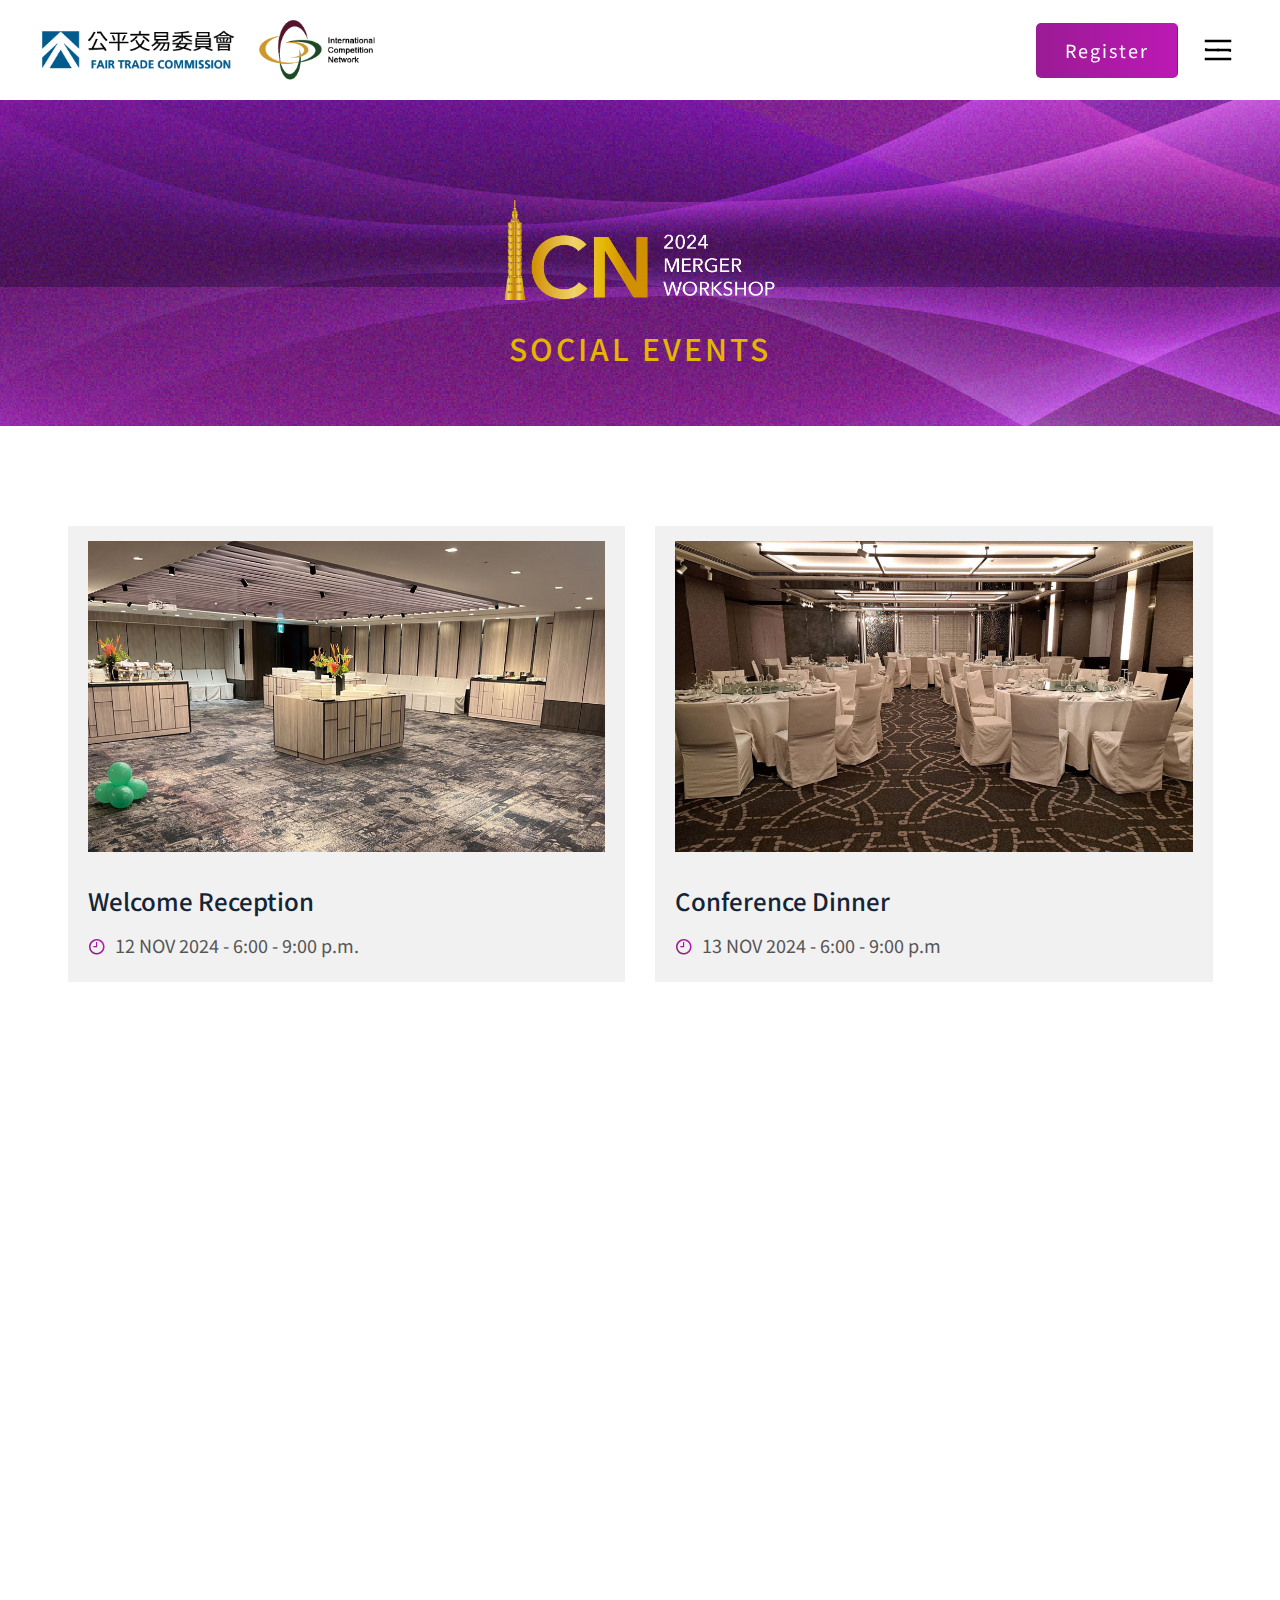
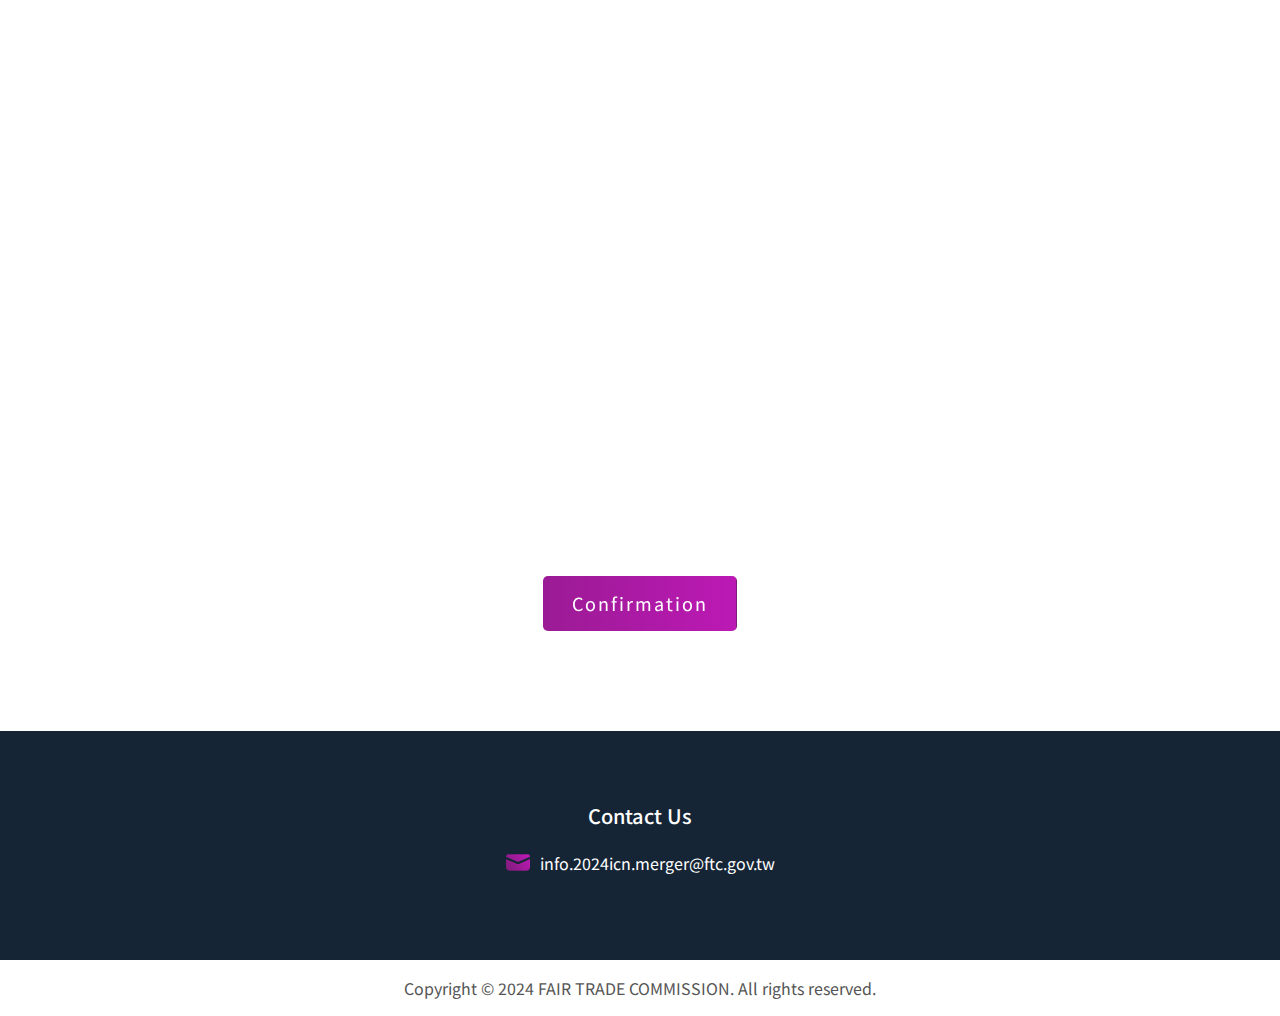
<file: events.html>
<!-- Header Link -->
<!DOCTYPE html>
<html lang="en" data-theme="light">
<head>
    <meta charset="UTF-8">
    <meta name="viewport" content="width=device-width, initial-scale=1.0">
    <meta http-equiv="X-UA-Compatible" content="ie=edge">
    <title>Social Events | ICN Merger Workshop</title>
    <link rel="icon" href="assets/img/faveicon.png" type="image/gif" sizes="16x16">
    <link rel="stylesheet" href="https://cdnjs.cloudflare.com/ajax/libs/font-awesome/4.7.0/css/font-awesome.min.css">
    <link rel="stylesheet" href="assets/css/plugin.css">
    <link rel="stylesheet" href="assets/css/components.css">
    <link rel="stylesheet" href="assets/css/style.css">
</head>
<body>

<!-- Header Section -->
<!-- Header Start Here -->
<header class="header-area header-general">
    <div class="container">
        <div class="header-wrapper header-general-wrapper">
            <div class="logo">
                <a href="index.html">
                    <img src="assets/img/logo/logo.png" alt="logo">
                </a>
            </div>
            <div class="header-wrap ">
                <!-- Menu Start -->
                <div class="main-menu ">
                    <ul>
                        <li><a href="index.html">Home</a></li>
                        <li><a href="agenda.html">Agenda</a></li>
                        <li><a href="venue.html">Venue</a></li>
                        <li><a href="accommodation.html">Accommodation</a></li>
                        <li><a href="events.html">Social Events</a></li>
                        <li><a href="highlight.html">Highlights</a></li>
                        <li><a href="faq.html">FAQ</a></li>
                        <li><a href="login.html"><i class="icofont-user-alt-6"></i></a></li>
                    </ul>
                </div>
                <!-- Menu Start -->
                <div class="header-right">
                    <div class="book-ticket header-account">
                        <a class="btn btn-lg-space btn-bg-g-secondary" href="register.html">Register</a>
                    </div>
                    <div class="hamburger">
                        <div class="plates">
                            <!--  onclick="this.classList.toggle('active')" -->
                            <div class="plate plate5">
                              <svg class="burger" version="1.1" height="100" width="100" viewBox="0 0 100 100">
                                <path class="line line1" d="M 30,35 H 70 " />
                                <path class="line line2" d="M 50,50 H 30 L 34,32" />
                                <path class="line line3" d="M 50,50 H 70 L 66,68" />
                                <path class="line line4" d="M 30,65 H 70 " />
                              </svg>
                              <svg class="x" version="1.1" height="100" width="100" viewBox="0 0 100 100">
                                <path class="line" d="M 34,32 L 66,68" />
                                <path class="line" d="M 66,32 L 34,68" />
                              </svg>
                            </div>
                        </div>
                    </div>
                </div>
            </div>
        </div>
    </div>
</header>
<!-- Header End Here -->

<!-- Banner Area Start Eere -->
<section class="banner-area bg-snow banner-primary">
    <div class="container">
        <div class="banner-content">
            <img class="icn-bn" src="assets/img/bg/icn-title.png" alt="ICN">

            <h3>Social Events</h3>
        </div>
    </div>
</section>
<!-- Banner Area End Eere -->

<!-- Event v2 Area Start Here -->
<section class="event-v2-area py-100">
    <div class="container">
        <!-- <div class="section-title text-center">
            <h3>See our Events</h3>
            <div class="line line-primary">
                <span></span>
                <span></span>
                <span></span>
                <span></span>
            </div>
        </div> -->
        <div class="event-v2-wrapper">
            <div class="single-event-v2" data-aos="fade-up" data-aos-delay="10">
                <!-- <div class="tag">
                    <h2>$45</h2>
                </div> -->
                <div class="event-v2-thumb">
                    <img src="assets/img/thumb/event-v2/event-01.jpg" />
                </div>
                <div class="event-v2-content">
                    <div class="title">
                        <h4>Welcome Reception</h4>
                        <p><i class="icofont-clock-time"></i> 12 NOV 2024 - 6:00 - 9:00 p.m.</p>
                    </div>
                    <!-- <div class="button">
                        <a href="#" class="btn btn-md-space">Confirmation</a>
                    </div> -->
                </div>
            </div>

            <div class="single-event-v2" data-aos="fade-up" data-aos-delay="200">
                <div class="event-v2-thumb">
                    <img src="assets/img/thumb/event-v2/event-02.jpg" />
                </div>
                <div class="event-v2-content">
                    <div class="title">
                        <h4>Conference Dinner</h4>
                        <p><i class="icofont-clock-time"></i> 13 NOV 2024 - 6:00 - 9:00 p.m</p>
                    </div>
                </div>
            </div>

            <div class="single-event-v2" data-aos="fade-up" data-aos-delay="400">
                <div class="tag">
                    <h2>Limit<br>Offer​</h2>
                </div>
                <div class="event-v2-thumb">
                    <img src="assets/img/thumb/event-v2/event-03.jpg" />
                </div>
                <div class="event-v2-content">
                    <div class="title">
                        <h4>Half Day Tour - Option 1<br>Taipei 101</h4>
                        <p><i class="icofont-clock-time"></i>15 NOV 2024 -2:30-6:00 p.m.</p>
                        <p><i class="icofont-info-circle"></i>Observatory and Shopping</p>
                        <p><i class="icofont-user-alt-1"></i>60 people</p>
                    </div>
                </div>
            </div>

            <div class="single-event-v2" data-aos="fade-up" data-aos-delay="600">
                <div class="tag">
                    <h2>Limit<br>Offer​</h2>
                </div>
                <div class="event-v2-thumb">
                    <img src="assets/img/thumb/event-v2/event-04.jpg" />
                </div>
                <div class="event-v2-content">
                    <div class="title">
                        <h4>Half Day Tour - Option 2<br>National Palace Museum</h4>
                        <p><i class="icofont-clock-time"></i>15 NOV 2024 -2:30-6:00 p.m.</p>
                        <p><i class="icofont-info-circle"></i>A cultural and artistic tour </p>
                        <p><i class="icofont-user-alt-1"></i>30 people</p>
                    </div>
                </div>
            </div>

            <div class="single-event-v2" data-aos="fade-up" data-aos-delay="800">
                <div class="tag">
                    <h2>Limit<br>Offer​</h2>
                </div>
                <div class="event-v2-thumb">
                    <img src="assets/img/thumb/event-v2/event-05.jpg" />
                </div>
                <div class="event-v2-content">
                    <div class="title">
                        <h4>Half Day Tour - Option 3<br>Dadaocheng</h4>
                        <p><i class="icofont-clock-time"></i>15 NOV 2024 -2:30-6:00 p.m.</p>
                        <p><i class="icofont-info-circle"></i>A guided walking tour of traditional merchant streets</p>
                        <p><i class="icofont-user-alt-1"></i>15 people</p>
                    </div>
                </div>
            </div>

            
        </div>

        <div class="book-ticket download-btn">
            <a class="btn btn-lg-space btn-bg-g-secondary" href="register.html">
               Confirmation
            </a>
        </div>
    </div>
</section>
<!-- Event v2 Area End Here -->


<!-- Footer Area Start Here -->
<footer class="primary-footer-area py-70 py-md-40 bg-dark secondary-footer">
    <div class="container">
           <div class="footer-items">
            <div class="footer-contact">
                <h4 class="footer-title">Contact Us</h4>
                <a href="mailto:info.2024icn.merger@ftc.gov.tw"><i class="icofont-ui-message"></i>info.2024icn.merger@ftc.gov.tw</a>
            </div>
           </div>
    </div>
</footer>
<!-- Footer Area End Here -->
<!-- Copy Right Start Here -->
<div class="copyright">
    <p>Copyright © 2024 FAIR TRADE COMMISSION. All rights reserved.​</p>
</div>
<!-- Copy Right End Here --><!-- Footer Area End Here -->
<!-- Footer script-->
<!-- Jquery call here-->
<script src="assets/js/app.min.js"></script>
<!-- custom script call here -->
<script src="assets/js/scripts.js"></script>
</body>
</html>
</file>
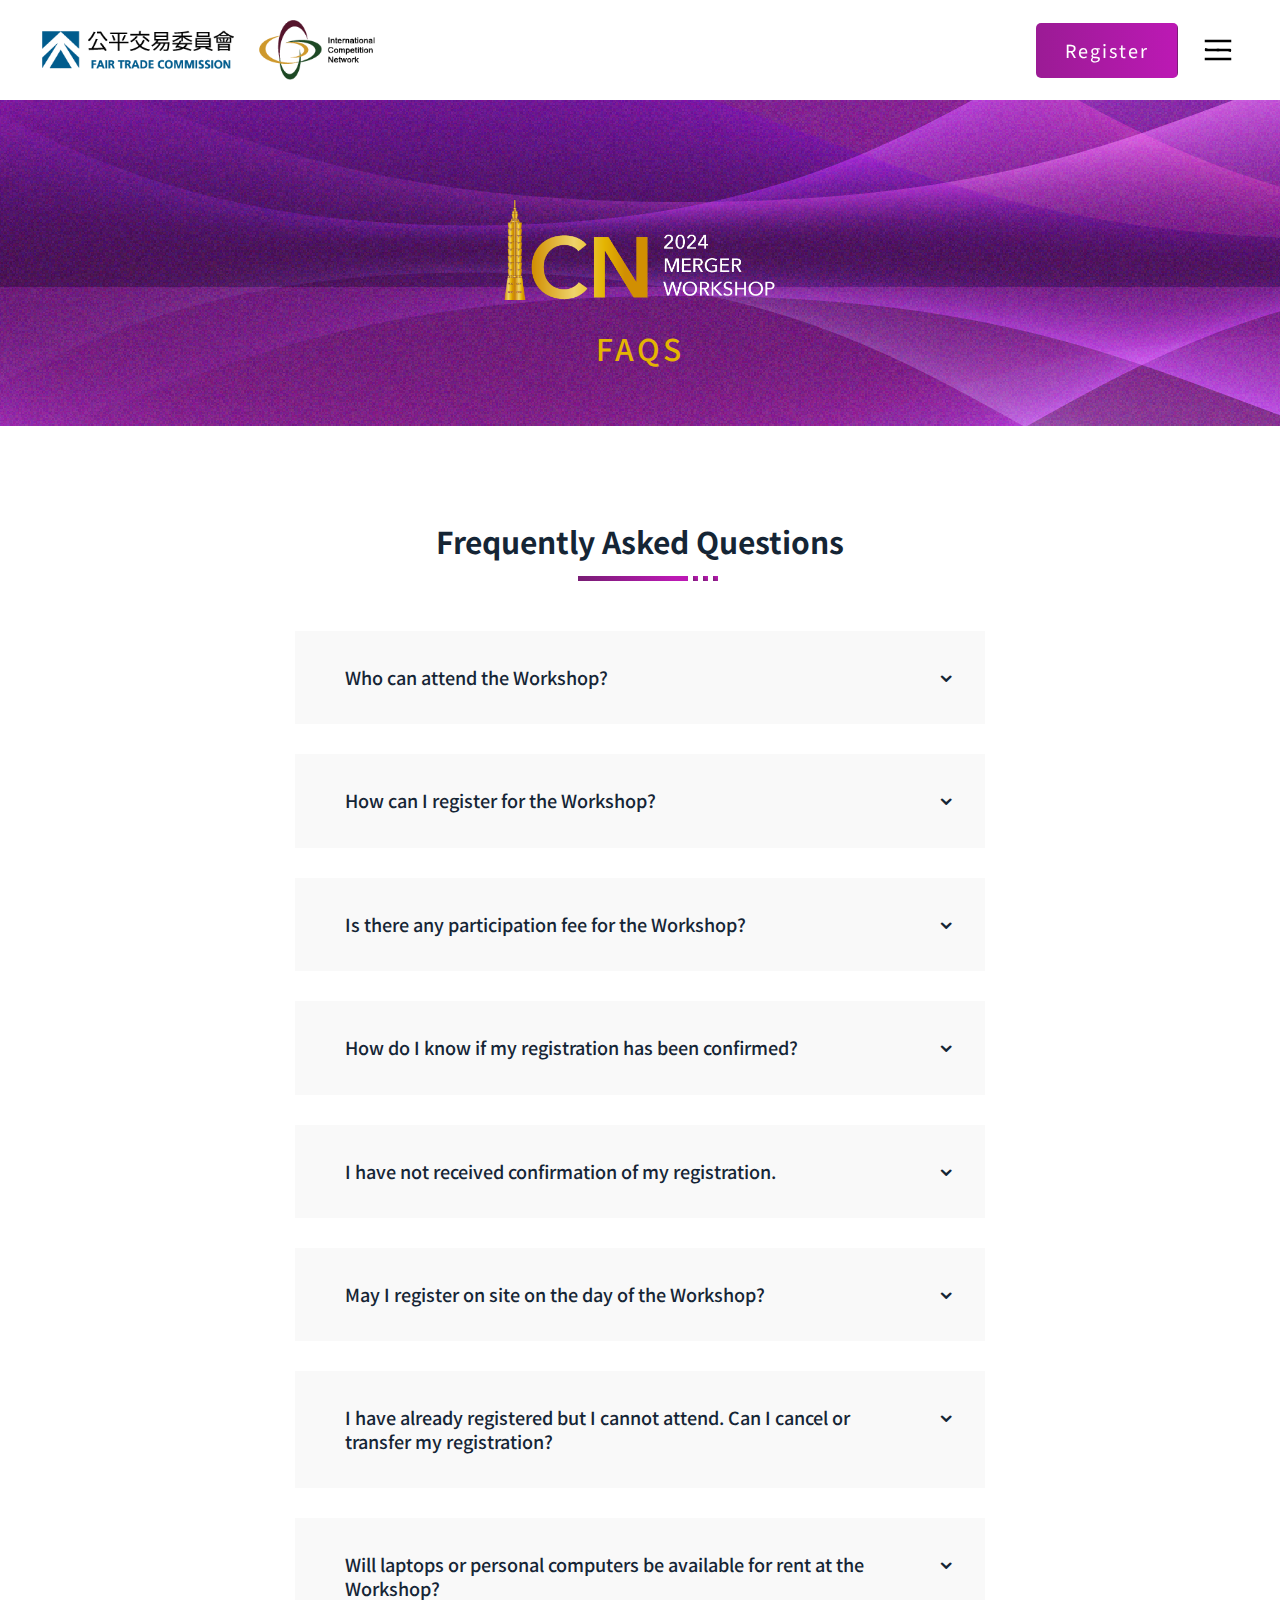
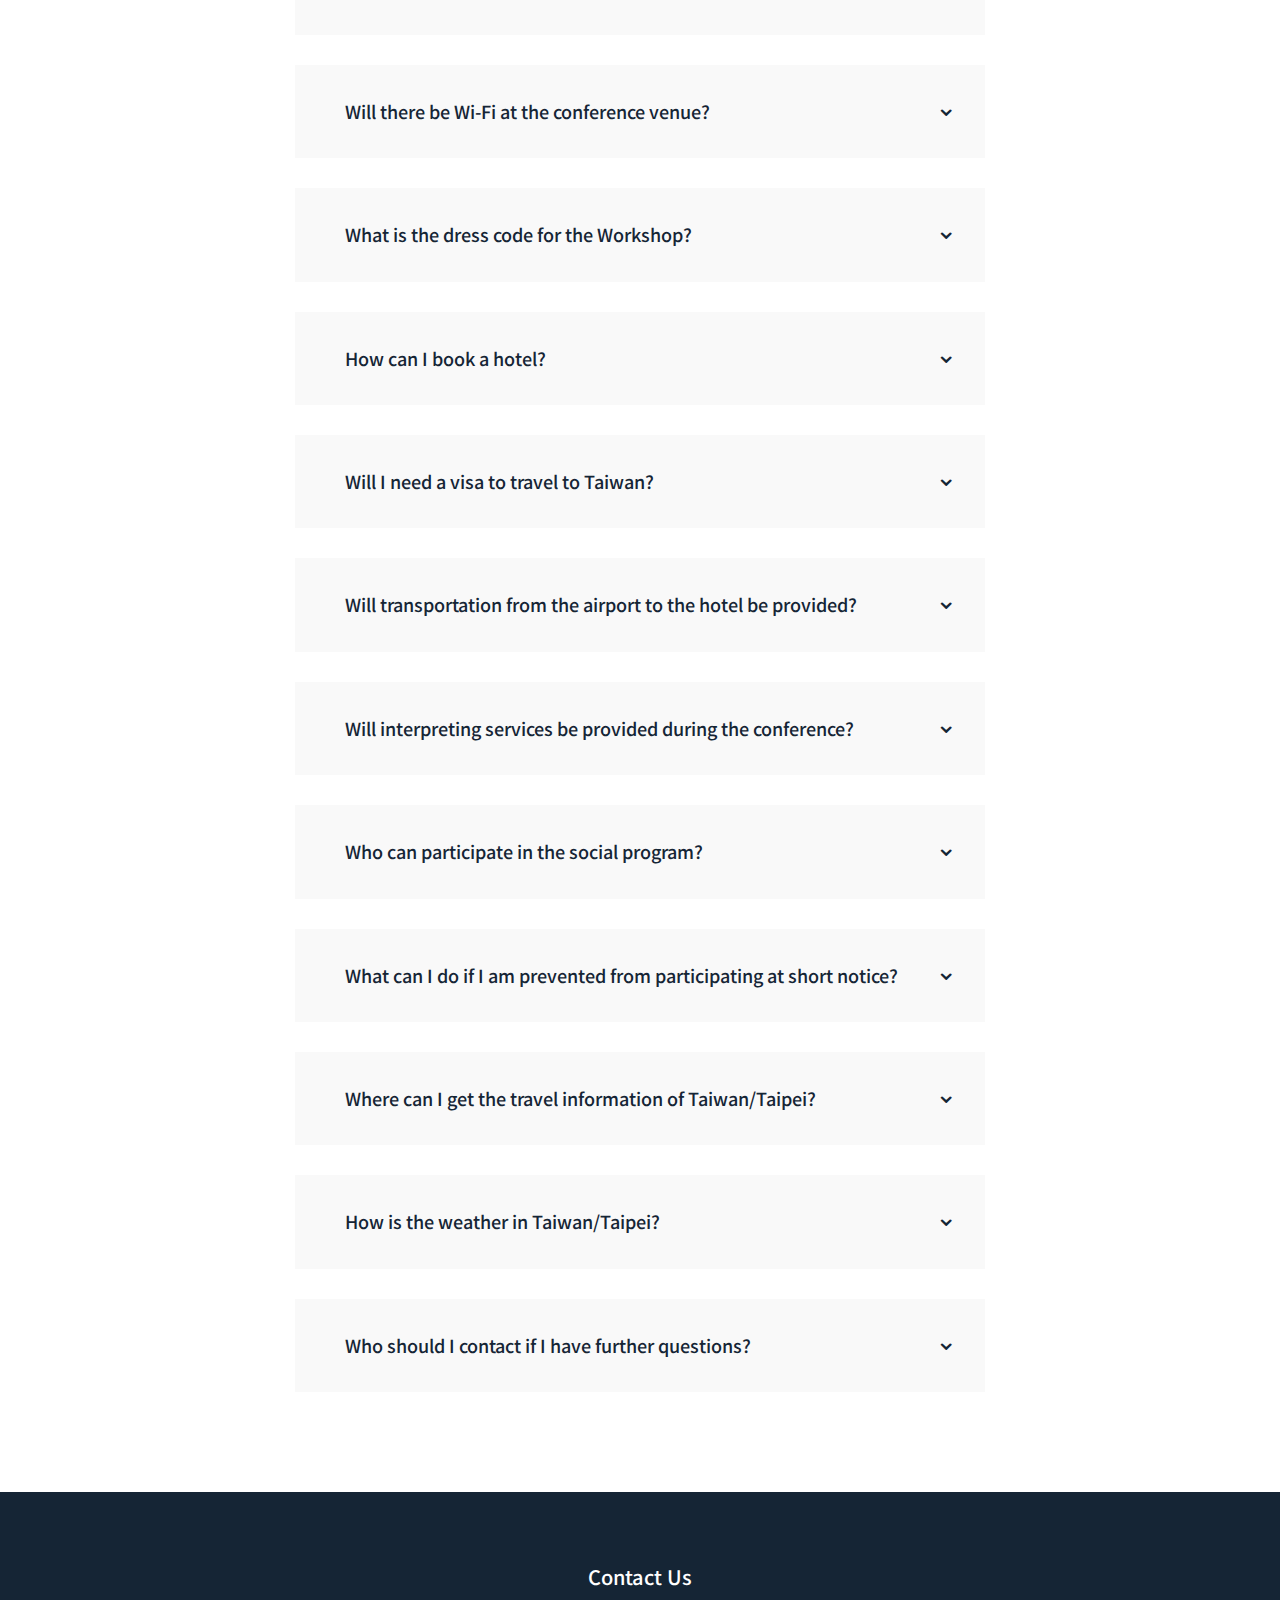
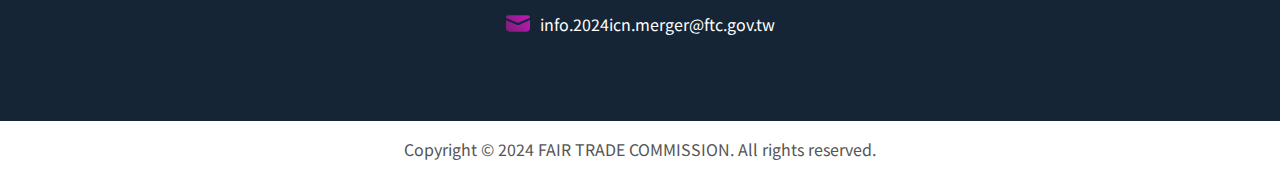
<file: faq.html>
<!-- Header Link -->
<!DOCTYPE html>
<html lang="en" data-theme="light">
<head>
    <meta charset="UTF-8">
    <meta name="viewport" content="width=device-width, initial-scale=1.0">
    <meta http-equiv="X-UA-Compatible" content="ie=edge">
    <title>FAQ | ICN Merger Workshop</title>
    <link rel="icon" href="assets/img/faveicon.png" type="image/gif" sizes="16x16">
    <link rel="stylesheet" href="https://cdnjs.cloudflare.com/ajax/libs/font-awesome/4.7.0/css/font-awesome.min.css">
    <link rel="stylesheet" href="assets/css/plugin.css">
    <link rel="stylesheet" href="assets/css/components.css">
    <link rel="stylesheet" href="assets/css/style.css">
</head>
<body>

<!-- Header Section -->
<!-- Header Start Here -->
<header class="header-area header-general">
    <div class="container">
        <div class="header-wrapper header-general-wrapper">
            <div class="logo">
                <a href="index.html">
                    <img src="assets/img/logo/logo.png" alt="logo">
                </a>
            </div>
            <div class="header-wrap ">
                <!-- Menu Start -->
                <div class="main-menu ">
                    <ul>
                        <li><a href="index.html">Home</a></li>
                        <li><a href="agenda.html">Agenda</a></li>
                        <li><a href="venue.html">Venue</a></li>
                        <li><a href="accommodation.html">Accommodation</a></li>
                        <li><a href="events.html">Social Events</a></li>
                        <li><a href="highlight.html">Highlights</a></li>
                        <li><a href="faq.html">FAQ</a></li>
                        <li><a href="login.html"><i class="icofont-user-alt-6"></i></a></li>
                    </ul>
                </div>
                <!-- Menu Start -->
                <div class="header-right">
                    <div class="book-ticket header-account">
                        <a class="btn btn-lg-space btn-bg-g-secondary" href="register.html">Register</a>
                    </div>
                    <div class="hamburger">
                        <div class="plates">
                            <!--  onclick="this.classList.toggle('active')" -->
                            <div class="plate plate5">
                              <svg class="burger" version="1.1" height="100" width="100" viewBox="0 0 100 100">
                                <path class="line line1" d="M 30,35 H 70 " />
                                <path class="line line2" d="M 50,50 H 30 L 34,32" />
                                <path class="line line3" d="M 50,50 H 70 L 66,68" />
                                <path class="line line4" d="M 30,65 H 70 " />
                              </svg>
                              <svg class="x" version="1.1" height="100" width="100" viewBox="0 0 100 100">
                                <path class="line" d="M 34,32 L 66,68" />
                                <path class="line" d="M 66,32 L 34,68" />
                              </svg>
                            </div>
                        </div>
                    </div>
                </div>
            </div>
        </div>
    </div>
</header>
<!-- Header End Here -->

<!-- Banner Area Start Eere -->
<section class="banner-area bg-snow banner-primary">
    <div class="container">
        <div class="banner-content">
            <img class="icn-bn" src="assets/img/bg/icn-title.png" alt="ICN">

            <h3>FAQs</h3>
            
        </div>
    </div>
</section>
<!-- Banner Area End Eere -->

<!-- Faq area Start Here -->
<section class="faq-v1-area faq-v2-area py-100">
    <div class="container">
        <div class="section-title text-center">
            <h3>Frequently Asked Questions</h3>
            <div class="line line-primary">
                <span></span>
                <span></span>
                <span></span>
                <span></span>
            </div>
        </div>
        <div class="faq-v2-wrapper">
            <div class="single-faq">
                <div class="faq-head">
                    <h6>Who can attend the Workshop?<span><i class="icofont-rounded-down"></i></span></h6>
                </div>
                <div class="faq-body">
                    <p>The workshop is open to officials from competition agencies that are members of the ICN.</p>
                    <p>Participation of Non-Governmental Advisors is by nomination of their corresponding agency only.</p>
                    <p>Due to capacity constraints, registration is available for <strong>2 officials and 1 NGA</strong>  per jurisdiction. If your agency plans to request for additional registrations, please indicate in registration form.</p>
                </div>
            </div>
            <div class="single-faq">
                <div class="faq-head">
                    <h6>How can I register for the Workshop?<span><i class="icofont-rounded-down"></i></span></h6>
                </div>
                <div class="faq-body">
                    <p>Register by filling out the online registration form on the website.</p>
                    <p>After the registration form is submitted, you will receive a confirmation email.</p>
                </div>
            </div>
            <div class="single-faq">
                <div class="faq-head">
                    <h6>Is there any participation fee for the Workshop?<span><i class="icofont-rounded-down"></i></span></h6>
                </div>
                <div class="faq-body">
                    <p>No, there is no participation fee.</p>
                    <p>However, participants or their institutions/agencies are responsible for covering travel, accommodation, and all other related expenses.</p>
                </div>
            </div>
            <div class="single-faq">
                <div class="faq-head">
                    <h6>How do I know if my registration has been confirmed?<span><i class="icofont-rounded-down"></i></span></h6>
                </div>
                <div class="faq-body">
                    <p>Your participation in the Workshop will be confirmed by an email which will be sent after your registration in the system.</p>
                    <!-- <ul>
                        <li>Contrary to popular belief, Lorem Ipsum is not simply random text. It has roots in a piece of classical Latin </li>
                        <li>simply random text. It has roots in a piece of classical Latin </li>
                    </ul> -->
                </div>
            </div>
            <div class="single-faq">
                <div class="faq-head">
                    <h6>I have not received confirmation of my registration.<span><i class="icofont-rounded-down"></i></span></h6>
                </div>
                <div class="faq-body">
                    <p>In that case, please contact us via email: <a href="mailto:info.2024icn.merger@ftc.gov.tw">info.2024icn.merger@ftc.gov.tw</a></p>                    
                </div>
            </div>
            <div class="single-faq">
                <div class="faq-head">
                    <h6>May I register on site on the day of the Workshop?<span><i class="icofont-rounded-down"></i></span></h6>
                </div>
                <div class="faq-body">
                    <p>No, on-site registration will not be possible.</p>
                    <p>Please note that online pre-registration is required for all participants.</p>
                </div>
            </div>
            <div class="single-faq">
                <div class="faq-head">
                    <h6>I have already registered but I cannot attend. Can I cancel or transfer my registration?<span><i class="icofont-rounded-down"></i></span></h6>
                </div>
                <div class="faq-body">
                    <p>Yes, in case you are not able to attend the conference, you should inform the workshop organizer as soon as possible via email:<br><a href="mailto:info.2024icn.merger@ftc.gov.tw">info.2024icn.merger@ftc.gov.tw</a></p>
                    <p>The registration cannot be transferred without the organization's authorization.</p>
                </div>
            </div>
            <div class="single-faq">
                <div class="faq-head">
                    <h6>Will laptops or personal computers be available for rent at the Workshop?<span><i class="icofont-rounded-down"></i></span></h6>
                </div>
                <div class="faq-body">
                    <p>No, participants are encouraged to bring their own devices.</p>
                </div>
            </div>

            <div class="single-faq">
                <div class="faq-head">
                    <h6>Will there be Wi-Fi at the conference venue?<span><i class="icofont-rounded-down"></i></span></h6>
                </div>
                <div class="faq-body">
                    <p>Yes, basic Wi-Fi access will be provided at the conference venue.</p>
                </div>
            </div>
            <div class="single-faq">
                <div class="faq-head">
                    <h6>What is the dress code for the Workshop? <span><i class="icofont-rounded-down"></i></span></h6>
                </div>
                <div class="faq-body">
                    <p>You are kindly requested to wear business casual attire.</p>
                </div>
            </div>
            <div class="single-faq">
                <div class="faq-head">
                    <h6>How can I book a hotel?<span><i class="icofont-rounded-down"></i></span></h6>
                </div>
                <div class="faq-body">
                    <p>Participants must make their own travel and accommodation arrangements.</p>
                    <p>Please visit the <a href="accommodation.html">Accommodations section</a> of this website for more information on this matter, including alternative hotel options close to the conference venue.</p>
                </div>
            </div>
            <div class="single-faq">
                <div class="faq-head">
                    <h6>Will I need a visa to travel to Taiwan?<span><i class="icofont-rounded-down"></i></span></h6>
                </div>
                <div class="faq-body">
                    <p>Please visit the website of <a href="https://www.boca.gov.tw/np-137-2.html" target="_blank">Bureau of Consular Affairs Ministry of Foreign Affairs</a> to confirm whether your country requires a visa to enter Taiwan.</p>
                    <p>If you require a visa letter for your travel preparations, please indicate so during your registration.</p>
                    <p>If you did not indicate this during your registration, please contact us via email at <a href="mailto:info.2024icn.merger@ftc.gov.tw">info.2024icn.merger@ftc.gov.tw</a></p>                    
                </div>
            </div>
            <div class="single-faq">
                <div class="faq-head">
                    <h6>Will transportation from the airport to the hotel be provided?<span><i class="icofont-rounded-down"></i></span></h6>
                </div>
                <div class="faq-body">
                    <p>No, participants must make their own arrangements to get to their hotels.</p>
                    <p>Please visit the <a href="venue.html" target="_blank">Venue and Logistics</a> section of this website to learn more about available options.</p>
                </div>
            </div>
            <div class="single-faq">
                <div class="faq-head">
                    <h6>Will  interpreting services be provided during the conference?<span><i class="icofont-rounded-down"></i></span></h6>
                </div>
                <div class="faq-body">
                    <p>No, interpreting services will not be available. The conference will be held in English.</p>
                    <p>Due to limited capacities, it is not possible to bring your personal interpreter.</p>
                </div>
            </div>
            <div class="single-faq">
                <div class="faq-head">
                    <h6>Who can participate in the social program?<span><i class="icofont-rounded-down"></i></span></h6>
                </div>
                <div class="faq-body">
                    <p>Only registered conference participants can participate in the social events.</p>
                </div>
            </div>
            <div class="single-faq">
                <div class="faq-head">
                    <h6>What can I do if I am prevented from participating at short notice?<span><i class="icofont-rounded-down"></i></span></h6>
                </div>
                <div class="faq-body">
                    <p>In this case, please inform the workshop organizer immediately.</p>
                    <p>This will help us to allocate the limited number of places as efficiently as possible. Please also let us know if you and/or the person accompanying you are prevented from attending the social events at short notice.</p>
                </div>
            </div>
            <div class="single-faq">
                <div class="faq-head">
                    <h6>Where can I get the travel information of Taiwan/Taipei?<span><i class="icofont-rounded-down"></i></span></h6>
                </div>
                <div class="faq-body">
                    <p><a href="https://eng.taiwan.net.tw/" target="_blank">Taiwan</a></p>
                    <p><a href="https://www.travel.taipei/en" target="_blank">Taipei</a></p>
                </div>
            </div>
            <div class="single-faq">
                <div class="faq-head">
                    <h6>How is the weather in Taiwan/Taipei?<span><i class="icofont-rounded-down"></i></span></h6>
                </div>
                <div class="faq-body">
                    <p>In Taiwan in November, the average air temperature ranges from 25 °C (78 °F) during the day to 19 °C (66 °F) at night. There are 13 days of rain on average, where the rainfall is 116 mm (4.57 in).</p>
                </div>
            </div>
            <div class="single-faq">
                <div class="faq-head">
                    <h6>Who should I contact if I have further questions?<span><i class="icofont-rounded-down"></i></span></h6>
                </div>
                <div class="faq-body">
                    <p>Please contact the workshop organizer at: <a href="mailto:info.2024icn.merger@ftc.gov.tw">info.2024icn.merger@ftc.gov.tw</a></p>
                </div>
            </div>


        </div>
    </div>
</section>
<!-- Faq area End Here -->


<!-- Footer Area Start Here -->
<footer class="primary-footer-area py-70 py-md-40 bg-dark secondary-footer">
    <div class="container">
           <div class="footer-items">
            <div class="footer-contact">
                <h4 class="footer-title">Contact Us</h4>
                <a href="mailto:info.2024icn.merger@ftc.gov.tw"><i class="icofont-ui-message"></i>info.2024icn.merger@ftc.gov.tw</a>
            </div>
           </div>
    </div>
</footer>
<!-- Footer Area End Here -->
<!-- Copy Right Start Here -->
<div class="copyright">
    <p>Copyright © 2024 FAIR TRADE COMMISSION. All rights reserved.​</p>
</div>
<!-- Copy Right End Here --><!-- Footer Area End Here -->
<!-- Footer script-->
<!-- Jquery call here-->
<script src="assets/js/app.min.js"></script>
<!-- custom script call here -->
<script src="assets/js/scripts.js"></script>
</body>
</html>
</file>
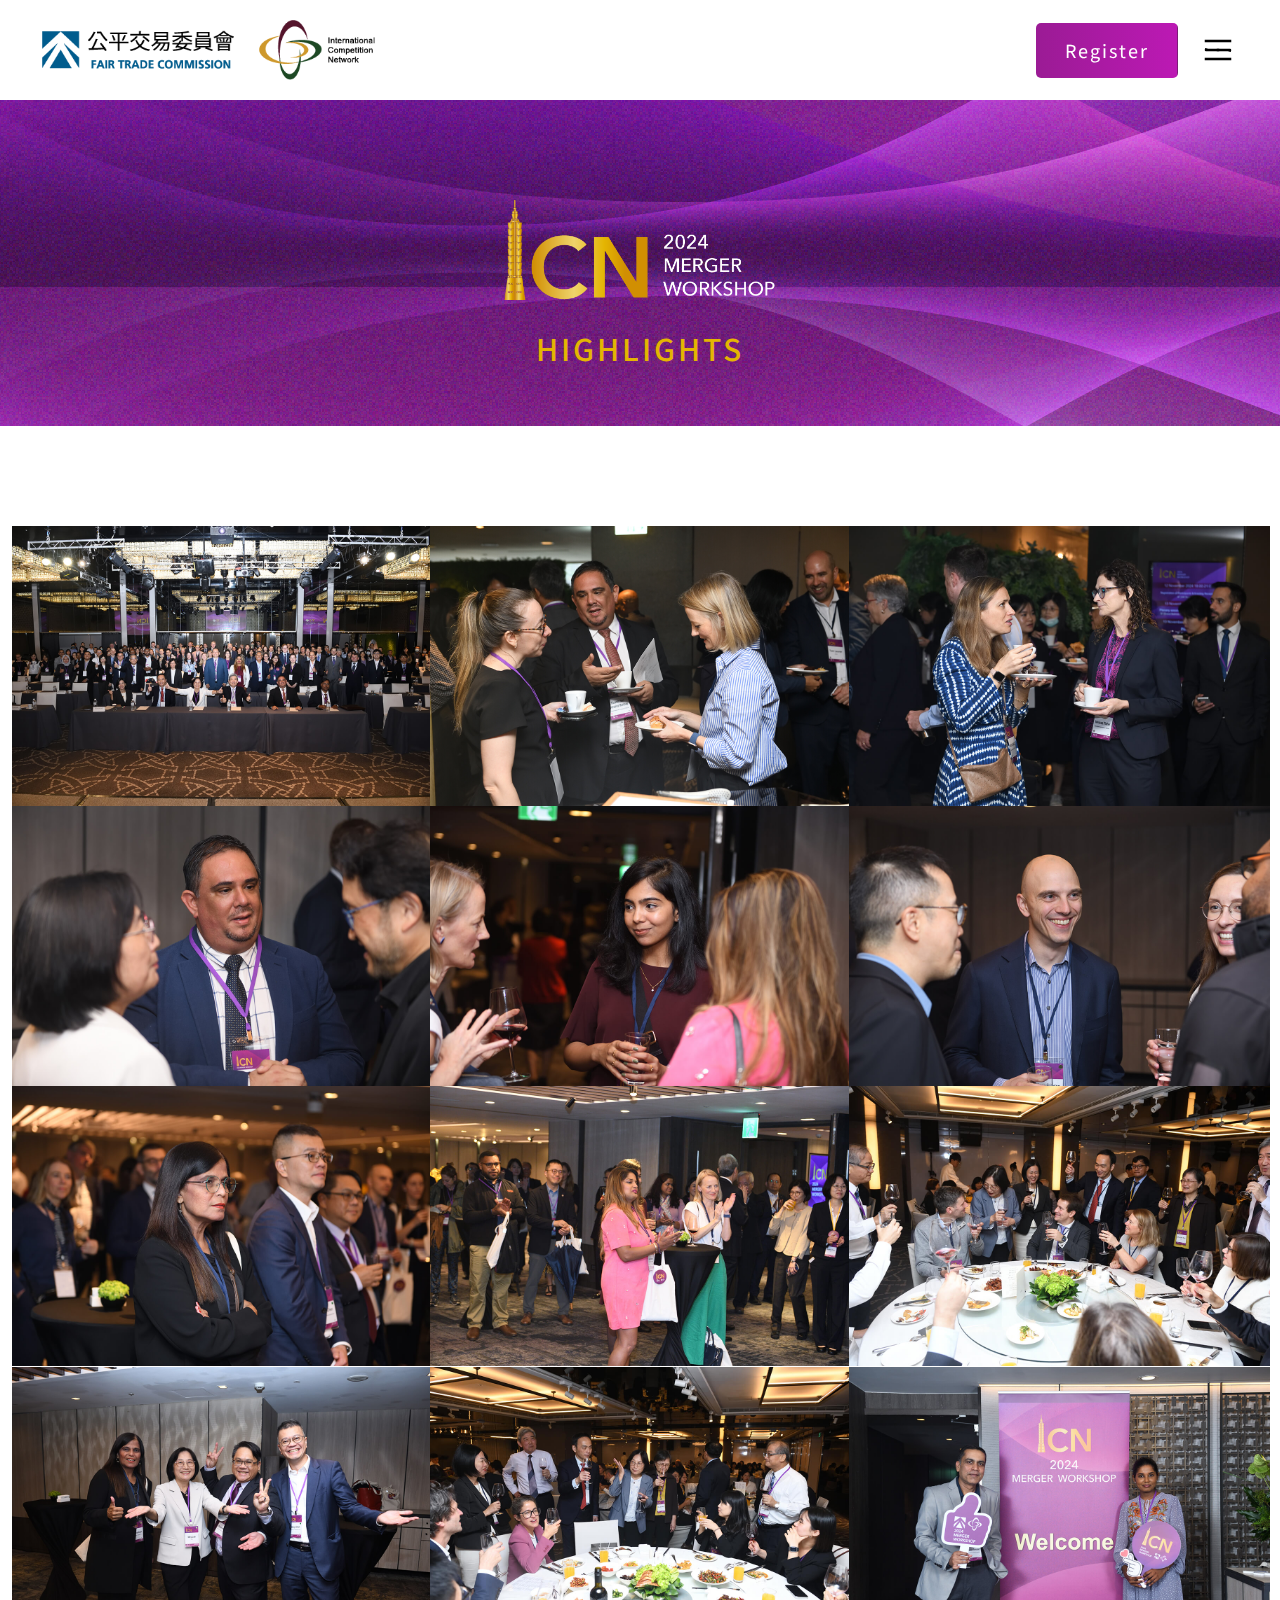
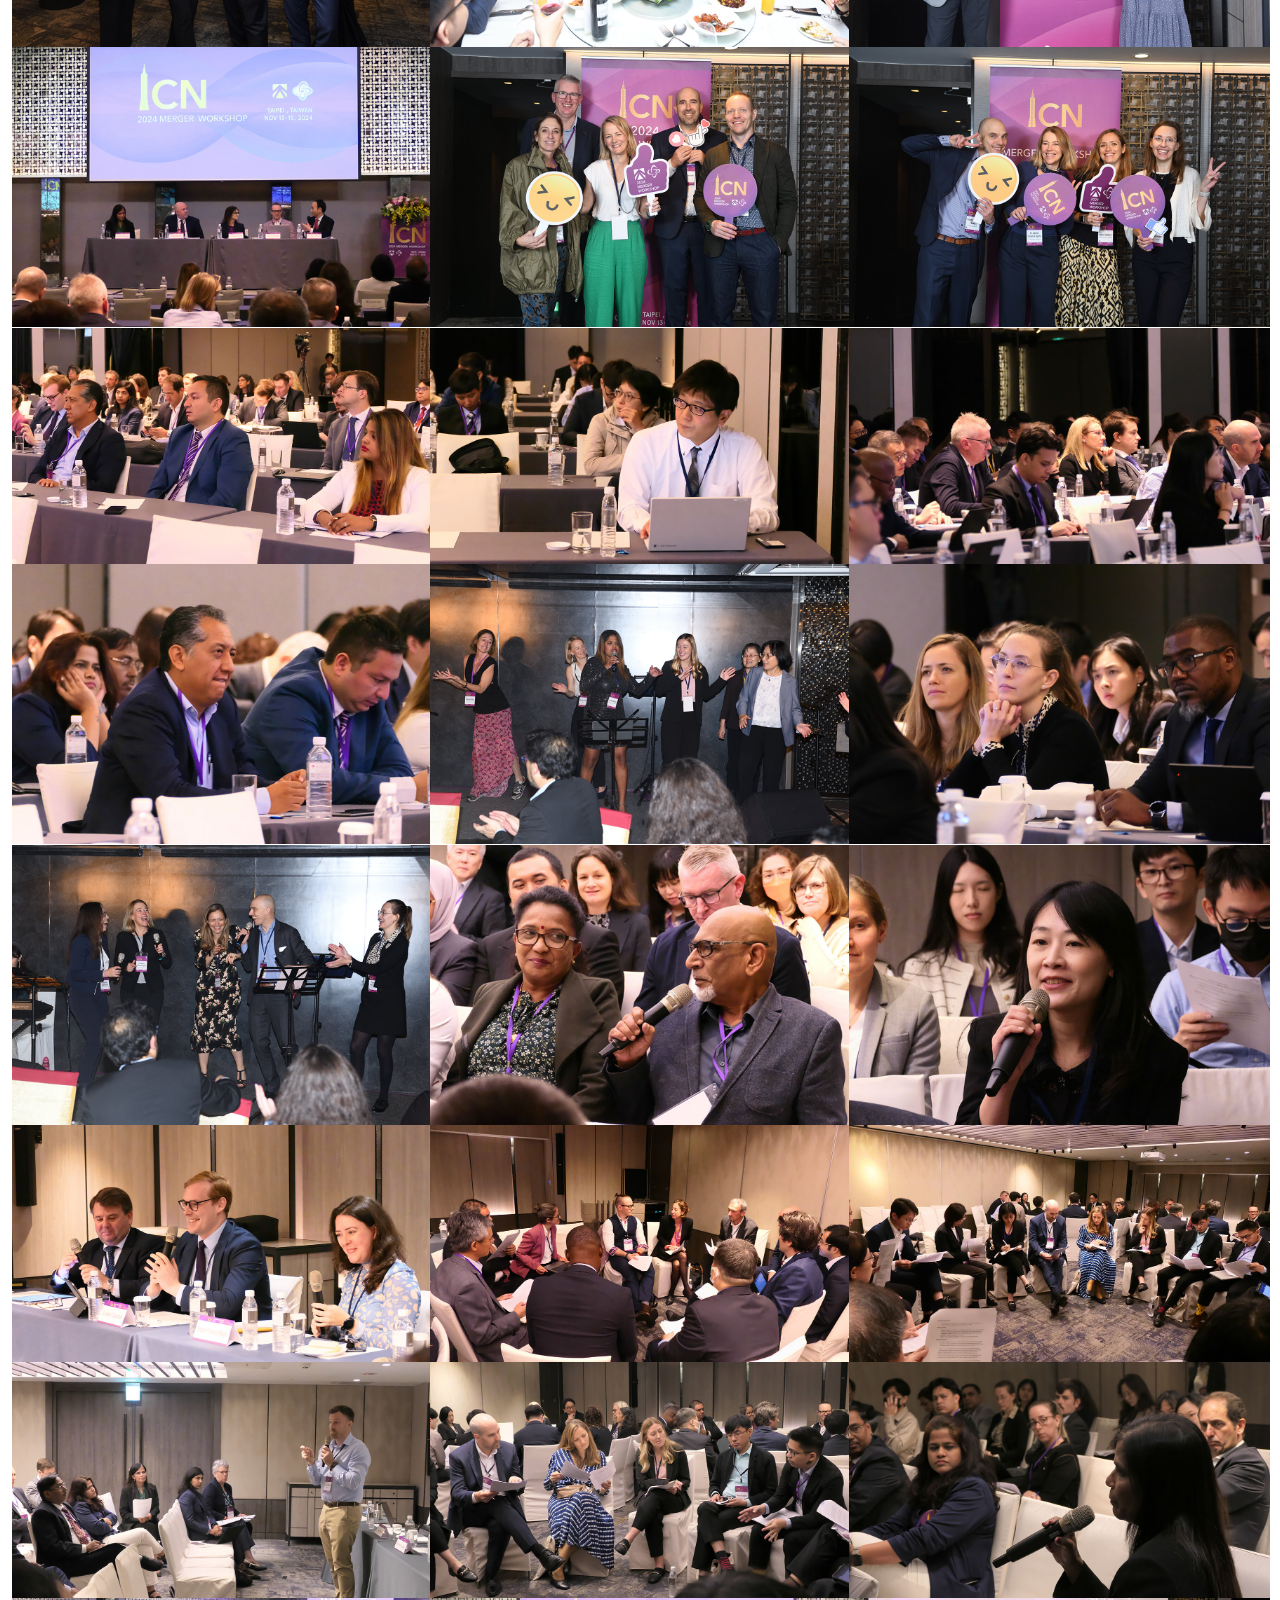
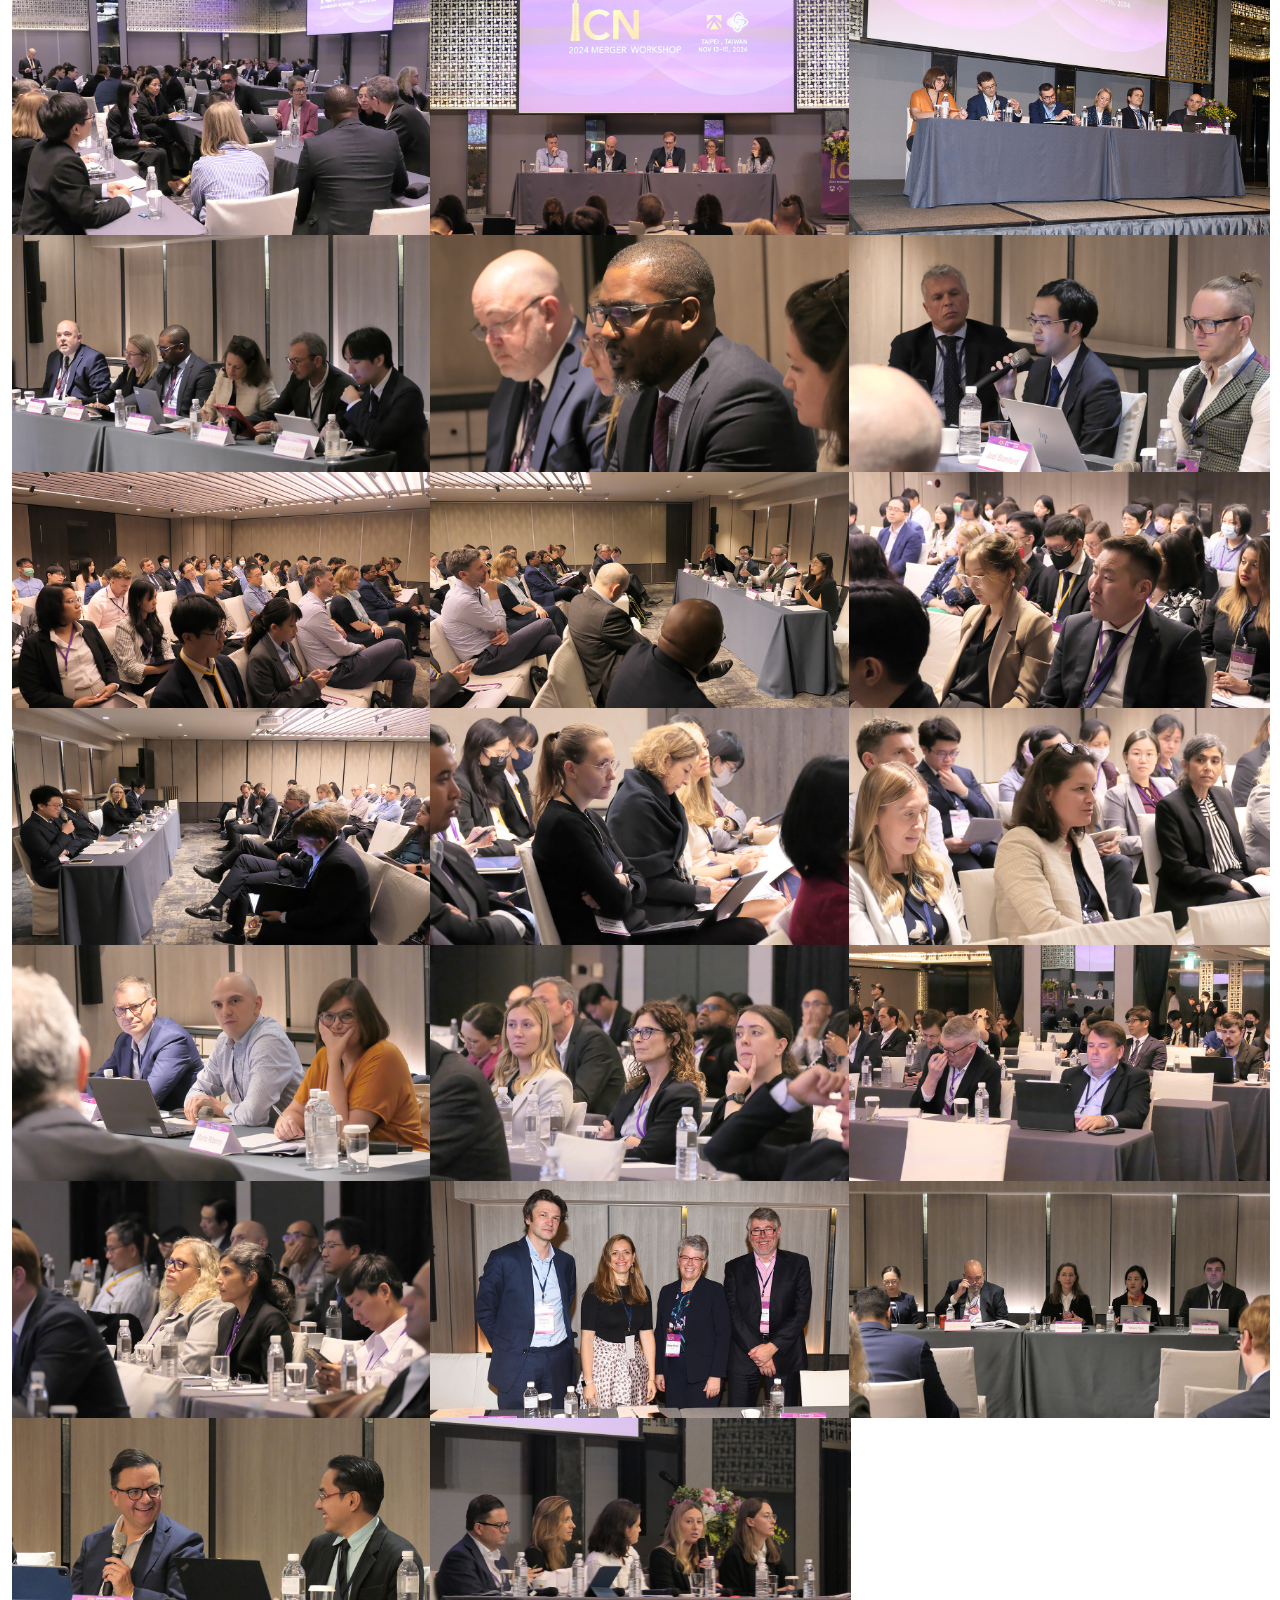
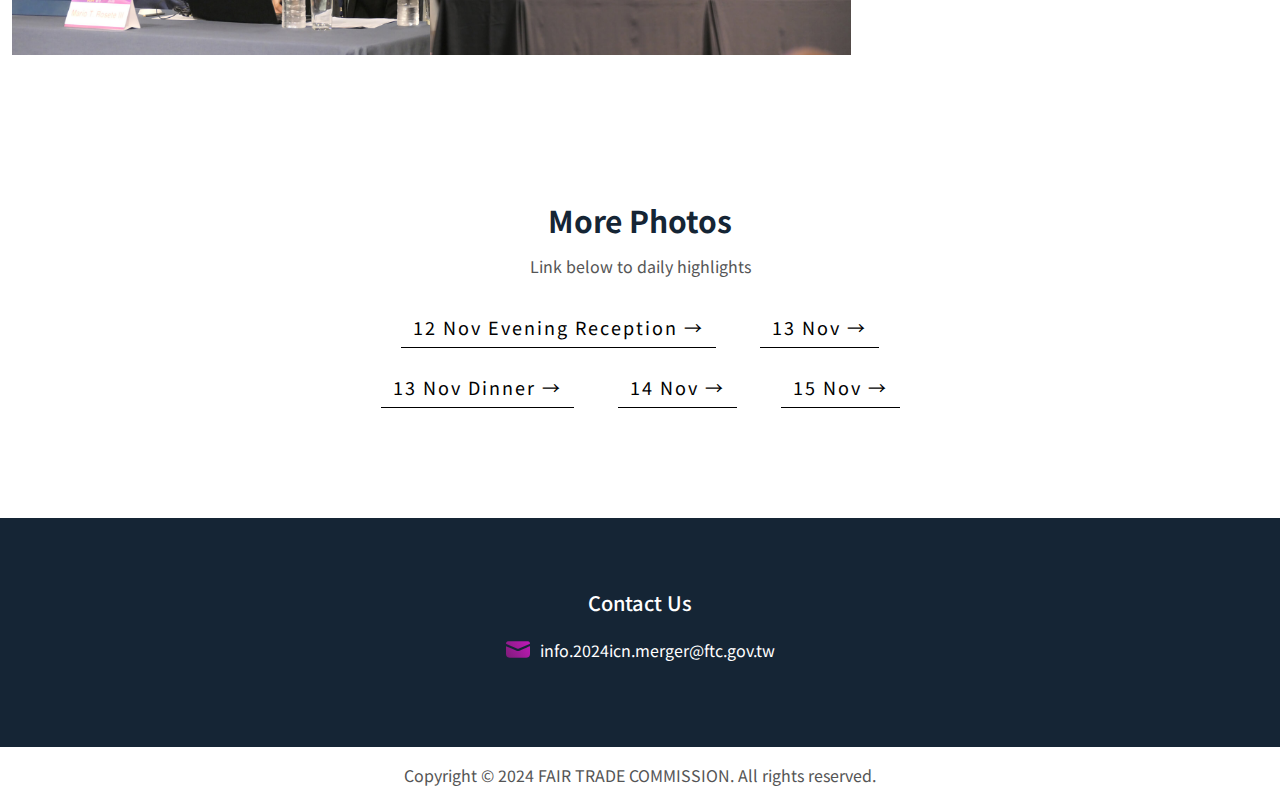
<file: highlight.html>
<!-- Header Link -->
<!DOCTYPE html>
<html lang="en" data-theme="light">
<head>
    <meta charset="UTF-8">
    <meta name="viewport" content="width=device-width, initial-scale=1.0">
    <meta http-equiv="X-UA-Compatible" content="ie=edge">
    <title>Social Events | ICN Merger Workshop</title>
    <link rel="icon" href="assets/img/faveicon.png" type="image/gif" sizes="16x16">
    <link rel="stylesheet" href="https://cdnjs.cloudflare.com/ajax/libs/font-awesome/4.7.0/css/font-awesome.min.css">
    <link rel="stylesheet" href="assets/css/plugin.css">
    <link rel="stylesheet" href="assets/css/components.css">
    <link rel="stylesheet" href="assets/css/style.css">
</head>
<body>

<!-- Header Section -->
<!-- Header Start Here -->
<header class="header-area header-general">
    <div class="container">
        <div class="header-wrapper header-general-wrapper">
            <div class="logo">
                <a href="index.html">
                    <img src="assets/img/logo/logo.png" alt="logo">
                </a>
            </div>
            <div class="header-wrap ">
                <!-- Menu Start -->
                <div class="main-menu ">
                    <ul>
                        <li><a href="index.html">Home</a></li>
                        <li><a href="agenda.html">Agenda</a></li>
                        <li><a href="venue.html">Venue</a></li>
                        <li><a href="accommodation.html">Accommodation</a></li>
                        <li><a href="events.html">Social Events</a></li>
                        <li><a href="highlight.html">Highlights</a></li>
                        <li><a href="faq.html">FAQ</a></li>
                        <li><a href="login.html"><i class="icofont-user-alt-6"></i></a></li>
                    </ul>
                </div>
                <!-- Menu Start -->
                <div class="header-right">
                    <div class="book-ticket header-account">
                        <a class="btn btn-lg-space btn-bg-g-secondary" href="register.html">Register</a>
                    </div>
                    <div class="hamburger">
                        <div class="plates">
                            <!--  onclick="this.classList.toggle('active')" -->
                            <div class="plate plate5">
                              <svg class="burger" version="1.1" height="100" width="100" viewBox="0 0 100 100">
                                <path class="line line1" d="M 30,35 H 70 " />
                                <path class="line line2" d="M 50,50 H 30 L 34,32" />
                                <path class="line line3" d="M 50,50 H 70 L 66,68" />
                                <path class="line line4" d="M 30,65 H 70 " />
                              </svg>
                              <svg class="x" version="1.1" height="100" width="100" viewBox="0 0 100 100">
                                <path class="line" d="M 34,32 L 66,68" />
                                <path class="line" d="M 66,32 L 34,68" />
                              </svg>
                            </div>
                        </div>
                    </div>
                </div>
            </div>
        </div>
    </div>
</header>
<!-- Header End Here -->

<!-- Banner Area Start Eere -->
<section class="banner-area bg-snow banner-primary">
    <div class="container">
        <div class="banner-content">
            <img class="icn-bn" src="assets/img/bg/icn-title.png" alt="ICN">

            <h3>Highlights</h3>
        </div>
    </div>
</section>
<!-- Banner Area End Eere -->


<section class="gallery-v1-area s-py-t-100-b-50">
    <div class="container">
        <div class="gallery-v1-wrapper">
            <div class="grid-sizer"></div>
            <!-- <div class="isotop-item grid-item--width2 hight-1 lg-display-none">
                <div class="gallery-v1-single-item gallery-v1-single-item-5">
                    <div class="gallery-image">
                        <img src="assets/img/gallery/gallery-v1/2024.11.13_29.jpg" alt="gallery">
                    </div>
                    <div class="popup-icon">
                        <a class="popup-image" href="assets/img/gallery/gallery-v1/2024.11.13_29.jpg">
                            <i class="icofont-plus"></i>
                        </a>
                    </div>
                    <div class="title">
                        <span>13 Nov , 2024</span>
                    </div>
                </div>
            </div> -->
            
            <div class="isotop-item hight-1">
                <div class="gallery-v1-single-item gallery-v1-single-item-1 no-space">
                    <div class="gallery-image">
                        <img src="assets/img/gallery/gallery-v1/2024.11.13_29.jpg" alt="gallery">
                    </div>
                    <div class="popup-icon">
                        <a class="popup-image" href="assets/img/gallery/gallery-v1/2024.11.13_29.jpg">
                            <i class="icofont-plus"></i>
                        </a>
                    </div>
                    <div class="title">
                        <span>13 Nov , 2024</span>
                    </div>
                </div>
            </div>
            <div class="isotop-item hight-1">
                <div class="gallery-v1-single-item gallery-v1-single-item-2 no-space">
                    <div class="gallery-image">
                        <img src="assets/img/gallery/gallery-v1/2024.11.13_56.jpg" alt="gallery">
                    </div>
                    <div class="popup-icon">
                        <a class="popup-image" href="assets/img/gallery/gallery-v1/2024.11.13_56.jpg">
                            <i class="icofont-plus"></i>
                        </a>
                    </div>
                    <div class="title">
                        <span>13 Nov , 2024</span>
                    </div>
                </div>
            </div>
            <div class="isotop-item hight-1">
                <div class="gallery-v1-single-item gallery-v1-single-item-3 no-space">
                    <div class="gallery-image">
                        <img src="assets/img/gallery/gallery-v1/2024.11.13_58.jpg" alt="gallery">
                    </div>
                    <div class="popup-icon">
                        <a class="popup-image" href="assets/img/gallery/gallery-v1/2024.11.13_58.jpg">
                            <i class="icofont-plus"></i>
                        </a>
                    </div>
                    <div class="title">
                        <span>13 Nov , 2024</span>
                    </div>
                </div>
            </div>
            <!-- 4 -->
            <div class="isotop-item hight-1">
                <div class="gallery-v1-single-item gallery-v1-single-item-4 no-space">
                    <div class="gallery-image">
                        <img src="assets/img/gallery/gallery-v1/2024.11.13_82.jpg" alt="gallery">
                    </div>
                    <div class="popup-icon">
                        <a class="popup-image" href="assets/img/gallery/gallery-v1/2024.11.13_82.jpg">
                            <i class="icofont-plus"></i>
                        </a>
                    </div>
                    <div class="title">
                        <span>13 Nov , 2024</span>
                    </div>
                </div>
            </div>
            <div class="isotop-item hight-1">
                <div class="gallery-v1-single-item gallery-v1-single-item-5 no-space">
                    <div class="gallery-image">
                        <img src="assets/img/gallery/gallery-v1/2024.11.13_84.jpg" alt="gallery">
                    </div>
                    <div class="popup-icon">
                        <a class="popup-image" href="assets/img/gallery/gallery-v1/2024.11.13_84.jpg">
                            <i class="icofont-plus"></i>
                        </a>
                    </div>
                    <div class="title">
                        <span>13 Nov , 2024</span>
                    </div>
                </div>
            </div>
            <div class="isotop-item hight-1">
                <div class="gallery-v1-single-item gallery-v1-single-item-6 no-space">
                    <div class="gallery-image">
                        <img src="assets/img/gallery/gallery-v1/2024.11.13_101.jpg" alt="gallery">
                    </div>
                    <div class="popup-icon">
                        <a class="popup-image" href="assets/img/gallery/gallery-v1/2024.11.13_101.jpg">
                            <i class="icofont-plus"></i>
                        </a>
                    </div>
                    <div class="title">
                        <span>13 Nov , 2024</span>
                    </div>
                </div>
            </div>

        <!-- 7 -->
        <div class="isotop-item hight-1">
            <div class="gallery-v1-single-item gallery-v1-single-item-7 no-space">
                <div class="gallery-image">
                    <img src="assets/img/gallery/gallery-v1/2024.11.13_111.jpg" alt="gallery">
                </div>
                <div class="popup-icon">
                    <a class="popup-image" href="assets/img/gallery/gallery-v1/2024.11.13_111.jpg">
                        <i class="icofont-plus"></i>
                    </a>
                </div>
                <div class="title">
                    <span>13 Nov , 2024</span>
                </div>
            </div>
        </div>
        <div class="isotop-item hight-1">
            <div class="gallery-v1-single-item gallery-v1-single-item-8 no-space">
                <div class="gallery-image">
                    <img src="assets/img/gallery/gallery-v1/2024.11.13_115.jpg" alt="gallery">
                </div>
                <div class="popup-icon">
                    <a class="popup-image" href="assets/img/gallery/gallery-v1/2024.11.13_115.jpg">
                        <i class="icofont-plus"></i>
                    </a>
                </div>
                <div class="title">
                    <span>13 Nov , 2024</span>
                </div>
            </div>
        </div>
        <div class="isotop-item hight-1">
            <div class="gallery-v1-single-item gallery-v1-single-item-9 no-space">
                <div class="gallery-image">
                    <img src="assets/img/gallery/gallery-v1/2024.11.13_117.jpg" alt="gallery">
                </div>
                <div class="popup-icon">
                    <a class="popup-image" href="assets/img/gallery/gallery-v1/2024.11.13_117.jpg">
                        <i class="icofont-plus"></i>
                    </a>
                </div>
                <div class="title">
                    <span>13 Nov , 2024</span>
                </div>
            </div>
        </div>
        <!-- 10 -->
        <div class="isotop-item hight-1">
            <div class="gallery-v1-single-item gallery-v1-single-item-10 no-space">
                <div class="gallery-image">
                    <img src="assets/img/gallery/gallery-v1/2024.11.13_121.jpg" alt="gallery">
                </div>
                <div class="popup-icon">
                    <a class="popup-image" href="assets/img/gallery/gallery-v1/2024.11.13_121.jpg">
                        <i class="icofont-plus"></i>
                    </a>
                </div>
                <div class="title">
                    <span>13 Nov , 2024</span>
                </div>
            </div>
        </div>
        <div class="isotop-item hight-1">
            <div class="gallery-v1-single-item gallery-v1-single-item-11 no-space">
                <div class="gallery-image">
                    <img src="assets/img/gallery/gallery-v1/2024.11.13_127.jpg" alt="gallery">
                </div>
                <div class="popup-icon">
                    <a class="popup-image" href="assets/img/gallery/gallery-v1/2024.11.13_127.jpg">
                        <i class="icofont-plus"></i>
                    </a>
                </div>
                <div class="title">
                    <span>13 Nov , 2024</span>
                </div>
            </div>
        </div>
        <div class="isotop-item hight-1">
            <div class="gallery-v1-single-item gallery-v1-single-item-12 no-space">
                <div class="gallery-image">
                    <img src="assets/img/gallery/gallery-v1/2024.11.13_142.jpg" alt="gallery">
                </div>
                <div class="popup-icon">
                    <a class="popup-image" href="assets/img/gallery/gallery-v1/2024.11.13_142.jpg">
                        <i class="icofont-plus"></i>
                    </a>
                </div>
                <div class="title">
                    <span>13 Nov , 2024</span>
                </div>
            </div>
        </div>
        <!-- 13 -->
        <div class="isotop-item hight-1">
            <div class="gallery-v1-single-item gallery-v1-single-item-13 no-space">
                <div class="gallery-image">
                    <img src="assets/img/gallery/gallery-v1/2024.11.13_152.jpg" alt="gallery">
                </div>
                <div class="popup-icon">
                    <a class="popup-image" href="assets/img/gallery/gallery-v1/2024.11.13_152.jpg">
                        <i class="icofont-plus"></i>
                    </a>
                </div>
                <div class="title">
                    <span>13 Nov , 2024</span>
                </div>
            </div>
        </div>
        <div class="isotop-item hight-1">
            <div class="gallery-v1-single-item gallery-v1-single-item-14 no-space">
                <div class="gallery-image">
                    <img src="assets/img/gallery/gallery-v1/2024.11.13_155.jpg" alt="gallery">
                </div>
                <div class="popup-icon">
                    <a class="popup-image" href="assets/img/gallery/gallery-v1/2024.11.13_155.jpg">
                        <i class="icofont-plus"></i>
                    </a>
                </div>
                <div class="title">
                    <span>13 Nov , 2024</span>
                </div>
            </div>
        </div>
        <div class="isotop-item hight-1">
            <div class="gallery-v1-single-item gallery-v1-single-item-15 no-space">
                <div class="gallery-image">
                    <img src="assets/img/gallery/gallery-v1/2024.11.13_160.jpg" alt="gallery">
                </div>
                <div class="popup-icon">
                    <a class="popup-image" href="assets/img/gallery/gallery-v1/2024.11.13_160.jpg">
                        <i class="icofont-plus"></i>
                    </a>
                </div>
                <div class="title">
                    <span>13 Nov , 2024</span>
                </div>
            </div>
        </div>
        <!-- 16 -->
        <div class="isotop-item hight-1">
            <div class="gallery-v1-single-item gallery-v1-single-item-16 no-space">
                <div class="gallery-image">
                    <img src="assets/img/gallery/gallery-v1/2024.11.13_170.jpg" alt="gallery">
                </div>
                <div class="popup-icon">
                    <a class="popup-image" href="assets/img/gallery/gallery-v1/2024.11.13_170.jpg">
                        <i class="icofont-plus"></i>
                    </a>
                </div>
                <div class="title">
                    <span>13 Nov , 2024</span>
                </div>
            </div>
        </div>
        <div class="isotop-item hight-1">
            <div class="gallery-v1-single-item gallery-v1-single-item-17 no-space">
                <div class="gallery-image">
                    <img src="assets/img/gallery/gallery-v1/2024.11.13_177.jpg" alt="gallery">
                </div>
                <div class="popup-icon">
                    <a class="popup-image" href="assets/img/gallery/gallery-v1/2024.11.13_177.jpg">
                        <i class="icofont-plus"></i>
                    </a>
                </div>
                <div class="title">
                    <span>13 Nov , 2024</span>
                </div>
            </div>
        </div>
        <div class="isotop-item hight-1">
            <div class="gallery-v1-single-item gallery-v1-single-item-18 no-space">
                <div class="gallery-image">
                    <img src="assets/img/gallery/gallery-v1/2024.11.13_187.jpg" alt="gallery">
                </div>
                <div class="popup-icon">
                    <a class="popup-image" href="assets/img/gallery/gallery-v1/2024.11.13_187.jpg">
                        <i class="icofont-plus"></i>
                    </a>
                </div>
                <div class="title">
                    <span>13 Nov , 2024</span>
                </div>
            </div>
        </div>
        <!-- 19 -->
        <div class="isotop-item hight-1">
            <div class="gallery-v1-single-item gallery-v1-single-item-19 no-space">
                <div class="gallery-image">
                    <img src="assets/img/gallery/gallery-v1/2024.11.13_190.jpg" alt="gallery">
                </div>
                <div class="popup-icon">
                    <a class="popup-image" href="assets/img/gallery/gallery-v1/2024.11.13_190.jpg">
                        <i class="icofont-plus"></i>
                    </a>
                </div>
                <div class="title">
                    <span>13 Nov , 2024</span>
                </div>
            </div>
        </div>
        <div class="isotop-item hight-1">
            <div class="gallery-v1-single-item gallery-v1-single-item-20 no-space">
                <div class="gallery-image">
                    <img src="assets/img/gallery/gallery-v1/2024.11.13_209.jpg" alt="gallery">
                </div>
                <div class="popup-icon">
                    <a class="popup-image" href="assets/img/gallery/gallery-v1/2024.11.13_209.jpg">
                        <i class="icofont-plus"></i>
                    </a>
                </div>
                <div class="title">
                    <span>13 Nov , 2024</span>
                </div>
            </div>
        </div>
        <div class="isotop-item hight-1">
            <div class="gallery-v1-single-item gallery-v1-single-item-21 no-space">
                <div class="gallery-image">
                    <img src="assets/img/gallery/gallery-v1/2024.11.13_217.jpg" alt="gallery">
                </div>
                <div class="popup-icon">
                    <a class="popup-image" href="assets/img/gallery/gallery-v1/2024.11.13_217.jpg">
                        <i class="icofont-plus"></i>
                    </a>
                </div>
                <div class="title">
                    <span>13 Nov , 2024</span>
                </div>
            </div>
        </div>
        <!-- 22 -->
        <div class="isotop-item hight-1">
            <div class="gallery-v1-single-item gallery-v1-single-item-22 no-space">
                <div class="gallery-image">
                    <img src="assets/img/gallery/gallery-v1/2024.11.13_220.jpg" alt="gallery">
                </div>
                <div class="popup-icon">
                    <a class="popup-image" href="assets/img/gallery/gallery-v1/2024.11.13_220.jpg">
                        <i class="icofont-plus"></i>
                    </a>
                </div>
                <div class="title">
                    <span>13 Nov , 2024</span>
                </div>
            </div>
        </div>
        <div class="isotop-item hight-1">
            <div class="gallery-v1-single-item gallery-v1-single-item-23 no-space">
                <div class="gallery-image">
                    <img src="assets/img/gallery/gallery-v1/2024.11.13_268.jpg" alt="gallery">
                </div>
                <div class="popup-icon">
                    <a class="popup-image" href="assets/img/gallery/gallery-v1/2024.11.13_268.jpg">
                        <i class="icofont-plus"></i>
                    </a>
                </div>
                <div class="title">
                    <span>13 Nov , 2024</span>
                </div>
            </div>
        </div>
        <div class="isotop-item hight-1">
            <div class="gallery-v1-single-item gallery-v1-single-item-24 no-space">
                <div class="gallery-image">
                    <img src="assets/img/gallery/gallery-v1/2024.11.13_271.jpg" alt="gallery">
                </div>
                <div class="popup-icon">
                    <a class="popup-image" href="assets/img/gallery/gallery-v1/2024.11.13_271.jpg">
                        <i class="icofont-plus"></i>
                    </a>
                </div>
                <div class="title">
                    <span>13 Nov , 2024</span>
                </div>
            </div>
        </div>
        <!-- 25 -->
        <div class="isotop-item hight-1">
            <div class="gallery-v1-single-item gallery-v1-single-item-25 no-space">
                <div class="gallery-image">
                    <img src="assets/img/gallery/gallery-v1/2024.11.13_295.jpg" alt="gallery">
                </div>
                <div class="popup-icon">
                    <a class="popup-image" href="assets/img/gallery/gallery-v1/2024.11.13_295.jpg">
                        <i class="icofont-plus"></i>
                    </a>
                </div>
                <div class="title">
                    <span>13 Nov , 2024</span>
                </div>
            </div>
        </div>
        <div class="isotop-item hight-1">
            <div class="gallery-v1-single-item gallery-v1-single-item-26 no-space">
                <div class="gallery-image">
                    <img src="assets/img/gallery/gallery-v1/2024.11.13_298.jpg" alt="gallery">
                </div>
                <div class="popup-icon">
                    <a class="popup-image" href="assets/img/gallery/gallery-v1/2024.11.13_298.jpg">
                        <i class="icofont-plus"></i>
                    </a>
                </div>
                <div class="title">
                    <span>13 Nov , 2024</span>
                </div>
            </div>
        </div>
        <div class="isotop-item hight-1">
            <div class="gallery-v1-single-item gallery-v1-single-item-27 no-space">
                <div class="gallery-image">
                    <img src="assets/img/gallery/gallery-v1/2024.11.13_307.jpg" alt="gallery">
                </div>
                <div class="popup-icon">
                    <a class="popup-image" href="assets/img/gallery/gallery-v1/2024.11.13_307.jpg">
                        <i class="icofont-plus"></i>
                    </a>
                </div>
                <div class="title">
                    <span>13 Nov , 2024</span>
                </div>
            </div>
        </div>
        <!-- 28 -->
        <div class="isotop-item hight-1">
            <div class="gallery-v1-single-item gallery-v1-single-item-28 no-space">
                <div class="gallery-image">
                    <img src="assets/img/gallery/gallery-v1/2024.11.13_324.jpg" alt="gallery">
                </div>
                <div class="popup-icon">
                    <a class="popup-image" href="assets/img/gallery/gallery-v1/2024.11.13_324.jpg">
                        <i class="icofont-plus"></i>
                    </a>
                </div>
                <div class="title">
                    <span>13 Nov , 2024</span>
                </div>
            </div>
        </div>
        <div class="isotop-item hight-1">
            <div class="gallery-v1-single-item gallery-v1-single-item-29 no-space">
                <div class="gallery-image">
                    <img src="assets/img/gallery/gallery-v1/2024.11.13_346.jpg" alt="gallery">
                </div>
                <div class="popup-icon">
                    <a class="popup-image" href="assets/img/gallery/gallery-v1/2024.11.13_346.jpg">
                        <i class="icofont-plus"></i>
                    </a>
                </div>
                <div class="title">
                    <span>13 Nov , 2024</span>
                </div>
            </div>
        </div>
        <div class="isotop-item hight-1">
            <div class="gallery-v1-single-item gallery-v1-single-item-30 no-space">
                <div class="gallery-image">
                    <img src="assets/img/gallery/gallery-v1/2024.11.13_392.jpg" alt="gallery">
                </div>
                <div class="popup-icon">
                    <a class="popup-image" href="assets/img/gallery/gallery-v1/2024.11.13_392.jpg">
                        <i class="icofont-plus"></i>
                    </a>
                </div>
                <div class="title">
                    <span>13 Nov , 2024</span>
                </div>
            </div>
        </div>
        <!-- 31 -->
        <div class="isotop-item hight-1">
            <div class="gallery-v1-single-item gallery-v1-single-item-31 no-space">
                <div class="gallery-image">
                    <img src="assets/img/gallery/gallery-v1/2024.11.13_450.jpg" alt="gallery">
                </div>
                <div class="popup-icon">
                    <a class="popup-image" href="assets/img/gallery/gallery-v1/2024.11.13_450.jpg">
                        <i class="icofont-plus"></i>
                    </a>
                </div>
                <div class="title">
                    <span>13 Nov , 2024</span>
                </div>
            </div>
        </div>
        <div class="isotop-item hight-1">
            <div class="gallery-v1-single-item gallery-v1-single-item-32 no-space">
                <div class="gallery-image">
                    <img src="assets/img/gallery/gallery-v1/2024.11.13_538.jpg" alt="gallery">
                </div>
                <div class="popup-icon">
                    <a class="popup-image" href="assets/img/gallery/gallery-v1/2024.11.13_538.jpg">
                        <i class="icofont-plus"></i>
                    </a>
                </div>
                <div class="title">
                    <span>13 Nov , 2024</span>
                </div>
            </div>
        </div>
        <div class="isotop-item hight-1">
            <div class="gallery-v1-single-item gallery-v1-single-item-33 no-space">
                <div class="gallery-image">
                    <img src="assets/img/gallery/gallery-v1/2024.11.14_43.jpg" alt="gallery">
                </div>
                <div class="popup-icon">
                    <a class="popup-image" href="assets/img/gallery/gallery-v1/2024.11.14_43.jpg">
                        <i class="icofont-plus"></i>
                    </a>
                </div>
                <div class="title">
                    <span>14 Nov , 2024</span>
                </div>
            </div>
        </div>
        <!-- 34 -->
        <div class="isotop-item hight-1">
            <div class="gallery-v1-single-item gallery-v1-single-item-34 no-space">
                <div class="gallery-image">
                    <img src="assets/img/gallery/gallery-v1/2024.11.14_61.jpg" alt="gallery">
                </div>
                <div class="popup-icon">
                    <a class="popup-image" href="assets/img/gallery/gallery-v1/2024.11.14_61.jpg">
                        <i class="icofont-plus"></i>
                    </a>
                </div>
                <div class="title">
                    <span>14 Nov , 2024</span>
                </div>
            </div>
        </div>
        <div class="isotop-item hight-1">
            <div class="gallery-v1-single-item gallery-v1-single-item-35 no-space">
                <div class="gallery-image">
                    <img src="assets/img/gallery/gallery-v1/2024.11.14_66.jpg" alt="gallery">
                </div>
                <div class="popup-icon">
                    <a class="popup-image" href="assets/img/gallery/gallery-v1/2024.11.14_66.jpg">
                        <i class="icofont-plus"></i>
                    </a>
                </div>
                <div class="title">
                    <span>14 Nov , 2024</span>
                </div>
            </div>
        </div>
        <div class="isotop-item hight-1">
            <div class="gallery-v1-single-item gallery-v1-single-item-36 no-space">
                <div class="gallery-image">
                    <img src="assets/img/gallery/gallery-v1/2024.11.14_74.jpg" alt="gallery">
                </div>
                <div class="popup-icon">
                    <a class="popup-image" href="assets/img/gallery/gallery-v1/2024.11.14_74.jpg">
                        <i class="icofont-plus"></i>
                    </a>
                </div>
                <div class="title">
                    <span>14 Nov , 2024</span>
                </div>
            </div>
        </div>
        <!-- 37 -->
        <div class="isotop-item hight-1">
            <div class="gallery-v1-single-item gallery-v1-single-item-37 no-space">
                <div class="gallery-image">
                    <img src="assets/img/gallery/gallery-v1/2024.11.14_75.jpg" alt="gallery">
                </div>
                <div class="popup-icon">
                    <a class="popup-image" href="assets/img/gallery/gallery-v1/2024.11.14_75.jpg">
                        <i class="icofont-plus"></i>
                    </a>
                </div>
                <div class="title">
                    <span>14 Nov , 2024</span>
                </div>
            </div>
        </div>
        <div class="isotop-item hight-1">
            <div class="gallery-v1-single-item gallery-v1-single-item-38 no-space">
                <div class="gallery-image">
                    <img src="assets/img/gallery/gallery-v1/2024.11.14_79.jpg" alt="gallery">
                </div>
                <div class="popup-icon">
                    <a class="popup-image" href="assets/img/gallery/gallery-v1/2024.11.14_79.jpg">
                        <i class="icofont-plus"></i>
                    </a>
                </div>
                <div class="title">
                    <span>14 Nov , 2024</span>
                </div>
            </div>
        </div>
        <div class="isotop-item hight-1">
            <div class="gallery-v1-single-item gallery-v1-single-item-39 no-space">
                <div class="gallery-image">
                    <img src="assets/img/gallery/gallery-v1/2024.11.14_99.jpg" alt="gallery">
                </div>
                <div class="popup-icon">
                    <a class="popup-image" href="assets/img/gallery/gallery-v1/2024.11.14_99.jpg">
                        <i class="icofont-plus"></i>
                    </a>
                </div>
                <div class="title">
                    <span>14 Nov , 2024</span>
                </div>
            </div>
        </div>
        <!-- 40 -->
        <div class="isotop-item hight-1">
            <div class="gallery-v1-single-item gallery-v1-single-item-40 no-space">
                <div class="gallery-image">
                    <img src="assets/img/gallery/gallery-v1/2024.11.14_106.jpg" alt="gallery">
                </div>
                <div class="popup-icon">
                    <a class="popup-image" href="assets/img/gallery/gallery-v1/2024.11.14_106.jpg">
                        <i class="icofont-plus"></i>
                    </a>
                </div>
                <div class="title">
                    <span>14 Nov , 2024</span>
                </div>
            </div>
        </div>
        <div class="isotop-item hight-1">
            <div class="gallery-v1-single-item gallery-v1-single-item-41 no-space">
                <div class="gallery-image">
                    <img src="assets/img/gallery/gallery-v1/2024.11.14_132.jpg" alt="gallery">
                </div>
                <div class="popup-icon">
                    <a class="popup-image" href="assets/img/gallery/gallery-v1/2024.11.14_132.jpg">
                        <i class="icofont-plus"></i>
                    </a>
                </div>
                <div class="title">
                    <span>14 Nov , 2024</span>
                </div>
            </div>
        </div>
        <div class="isotop-item hight-1">
            <div class="gallery-v1-single-item gallery-v1-single-item-42 no-space">
                <div class="gallery-image">
                    <img src="assets/img/gallery/gallery-v1/2024.11.14_185.jpg" alt="gallery">
                </div>
                <div class="popup-icon">
                    <a class="popup-image" href="assets/img/gallery/gallery-v1/2024.11.14_185.jpg">
                        <i class="icofont-plus"></i>
                    </a>
                </div>
                <div class="title">
                    <span>14 Nov , 2024</span>
                </div>
            </div>
        </div>
        <!-- 43 -->
        <div class="isotop-item hight-1">
            <div class="gallery-v1-single-item gallery-v1-single-item-43 no-space">
                <div class="gallery-image">
                    <img src="assets/img/gallery/gallery-v1/2024.11.14_190.jpg" alt="gallery">
                </div>
                <div class="popup-icon">
                    <a class="popup-image" href="assets/img/gallery/gallery-v1/2024.11.14_190.jpg">
                        <i class="icofont-plus"></i>
                    </a>
                </div>
                <div class="title">
                    <span>14 Nov , 2024</span>
                </div>
            </div>
        </div>
        <div class="isotop-item hight-1">
            <div class="gallery-v1-single-item gallery-v1-single-item-44 no-space">
                <div class="gallery-image">
                    <img src="assets/img/gallery/gallery-v1/2024.11.14_394.jpg" alt="gallery">
                </div>
                <div class="popup-icon">
                    <a class="popup-image" href="assets/img/gallery/gallery-v1/2024.11.14_394.jpg">
                        <i class="icofont-plus"></i>
                    </a>
                </div>
                <div class="title">
                    <span>14 Nov , 2024</span>
                </div>
            </div>
        </div>
        <div class="isotop-item hight-1">
            <div class="gallery-v1-single-item gallery-v1-single-item-45 no-space">
                <div class="gallery-image">
                    <img src="assets/img/gallery/gallery-v1/2024.11.14_397.jpg" alt="gallery">
                </div>
                <div class="popup-icon">
                    <a class="popup-image" href="assets/img/gallery/gallery-v1/2024.11.14_397.jpg">
                        <i class="icofont-plus"></i>
                    </a>
                </div>
                <div class="title">
                    <span>14 Nov , 2024</span>
                </div>
            </div>
        </div>
        <!-- 46 -->
        <div class="isotop-item hight-1">
            <div class="gallery-v1-single-item gallery-v1-single-item-46 no-space">
                <div class="gallery-image">
                    <img src="assets/img/gallery/gallery-v1/2024.11.14_403.jpg" alt="gallery">
                </div>
                <div class="popup-icon">
                    <a class="popup-image" href="assets/img/gallery/gallery-v1/2024.11.14_403.jpg">
                        <i class="icofont-plus"></i>
                    </a>
                </div>
                <div class="title">
                    <span>14 Nov , 2024</span>
                </div>
            </div>
        </div>
        <div class="isotop-item hight-1">
            <div class="gallery-v1-single-item gallery-v1-single-item-47 no-space">
                <div class="gallery-image">
                    <img src="assets/img/gallery/gallery-v1/2024.11.15_7.jpg" alt="gallery">
                </div>
                <div class="popup-icon">
                    <a class="popup-image" href="assets/img/gallery/gallery-v1/2024.11.15_7.jpg">
                        <i class="icofont-plus"></i>
                    </a>
                </div>
                <div class="title">
                    <span>15 Nov , 2024</span>
                </div>
            </div>
        </div>
        <div class="isotop-item hight-1">
            <div class="gallery-v1-single-item gallery-v1-single-item-48 no-space">
                <div class="gallery-image">
                    <img src="assets/img/gallery/gallery-v1/2024.11.15_64.jpg" alt="gallery">
                </div>
                <div class="popup-icon">
                    <a class="popup-image" href="assets/img/gallery/gallery-v1/2024.11.15_64.jpg">
                        <i class="icofont-plus"></i>
                    </a>
                </div>
                <div class="title">
                    <span>15 Nov , 2024</span>
                </div>
            </div>
        </div>
        <!-- 49 -->
        <div class="isotop-item hight-1">
            <div class="gallery-v1-single-item gallery-v1-single-item-49 no-space">
                <div class="gallery-image">
                    <img src="assets/img/gallery/gallery-v1/2024.11.15_108.jpg" alt="gallery">
                </div>
                <div class="popup-icon">
                    <a class="popup-image" href="assets/img/gallery/gallery-v1/2024.11.15_108.jpg">
                        <i class="icofont-plus"></i>
                    </a>
                </div>
                <div class="title">
                    <span>15 Nov , 2024</span>
                </div>
            </div>
        </div>
        <div class="isotop-item hight-1">
            <div class="gallery-v1-single-item gallery-v1-single-item-50 no-space">
                <div class="gallery-image">
                    <img src="assets/img/gallery/gallery-v1/2024.11.15_130.jpg" alt="gallery">
                </div>
                <div class="popup-icon">
                    <a class="popup-image" href="assets/img/gallery/gallery-v1/2024.11.15_130.jpg">
                        <i class="icofont-plus"></i>
                    </a>
                </div>
                <div class="title">
                    <span>15 Nov , 2024</span>
                </div>
            </div>
        </div>

        </div>
        <!-- <div class="about-us-v1-team-area-button">
            <a class="btn btn-lg-space btn-bg-g-secondary" href="#">Load More Photo</a>
        </div> -->
    </div>
</section>

  <!-- Sponsor v1 Area Start Here -->
  <section class="sponsor-v1-area s-py-t-100-b-50">
    <div class="container">
        <div class="section-title">
            <h3>More Photos</h3>
            <p>Link below to daily highlights</p>
            
                <div class="cloud-btn header-account mb-20">
                    <a class="btn" href="https://drive.google.com/drive/folders/1j4OGIAY4CigEwVZypjqJX3AzaRgHQTYU?usp=drive_link" target="_blank">12 Nov Evening Reception →​</a>
                    <a class="btn" href="https://drive.google.com/drive/folders/19VNN6l5Pa8lcmGWQCzDiDwyKv-cVgawP?usp=drive_link" target="_blank">13 Nov →​</a>
                    <a class="btn" href="https://drive.google.com/drive/folders/1Ln82RhTUscWMAFnvN0LP06LJihtXR7Sx?usp=drive_link" target="_blank">13 Nov Dinner →​</a>
                    <a class="btn" href="https://drive.google.com/drive/folders/1kGd5_dxVyXj3RRroKCNXdCqK2AONKeqa?usp=drive_link" target="_blank">14 Nov →​</a>
                    <a class="btn" href="https://drive.google.com/drive/folders/1jI9xapsWzX-kHkYhiBOvCyQiyqm5mBL2?usp=drive_link" target="_blank">15 Nov →​</a>
                </div>
                <!-- <div class="book-ticket header-account">
                    <a class="btn btn-bg-dark" href="https://www.travel.taipei/en" target="_blank">Taipei</a>
                </div> -->
        </div>
        
    </div>
</section>
<!-- Sponsor v1 Area End Here -->

<!-- Footer Area Start Here -->
<footer class="primary-footer-area py-70 py-md-40 bg-dark secondary-footer">
    <div class="container">
           <div class="footer-items">
            <div class="footer-contact">
                <h4 class="footer-title">Contact Us</h4>
                <a href="mailto:info.2024icn.merger@ftc.gov.tw"><i class="icofont-ui-message"></i>info.2024icn.merger@ftc.gov.tw</a>
            </div>
           </div>
    </div>
</footer>
<!-- Footer Area End Here -->
<!-- Copy Right Start Here -->
<div class="copyright">
    <p>Copyright © 2024 FAIR TRADE COMMISSION. All rights reserved.​</p>
</div>
<!-- Copy Right End Here --><!-- Footer Area End Here -->
<!-- Footer script-->
<!-- Jquery call here-->
<script src="assets/js/app.min.js"></script>
<!-- custom script call here -->
<script src="assets/js/scripts.js"></script>
</body>
</html>
</file>
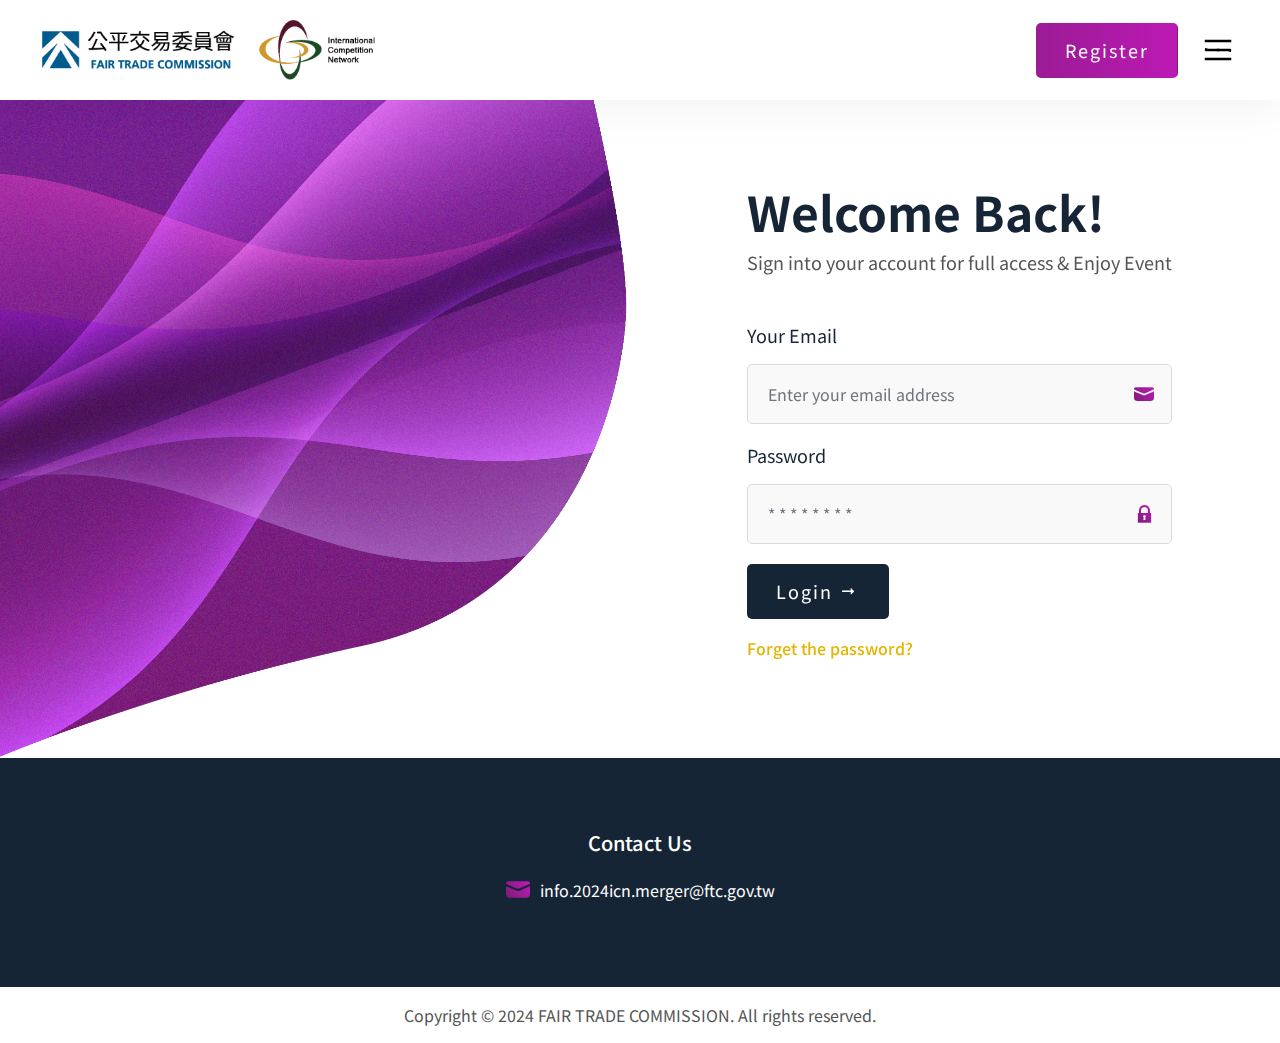
<file: login.html>
<!-- Header Link -->
<!DOCTYPE html>
<html lang="en" data-theme="light">
<head>
    <meta charset="UTF-8">
    <meta name="viewport" content="width=device-width, initial-scale=1.0">
    <meta http-equiv="X-UA-Compatible" content="ie=edge">
    <title>Login | ICN Merger Workshop</title>
    <link rel="icon" href="assets/img/faveicon.png" type="image/gif" sizes="16x16">
    <link rel="stylesheet" href="https://cdnjs.cloudflare.com/ajax/libs/font-awesome/4.7.0/css/font-awesome.min.css">
    <link rel="stylesheet" href="assets/css/plugin.css">
    <link rel="stylesheet" href="assets/css/components.css">
    <link rel="stylesheet" href="assets/css/style.css">
</head>
<body>


<!-- Header Section -->
<!-- Header Start Here -->
<header class="header-area header-general">
    <div class="container">
        <div class="header-wrapper header-general-wrapper">
            <div class="logo">
                <a href="index.html">
                    <img src="assets/img/logo/logo.png" alt="logo">
                </a>
            </div>
            <div class="header-wrap ">
                <!-- Menu Start -->
                <div class="main-menu ">
                    <ul>
                        <li><a href="index.html">Home</a></li>
                        <li><a href="agenda.html">Agenda</a></li>
                        <li><a href="venue.html">Venue</a></li>
                        <li><a href="accommodation.html">Accommodation</a></li>
                        <li><a href="events.html">Social Events</a></li>
                        <li><a href="highlight.html">Highlights</a></li>
                        <li><a href="faq.html">FAQ</a></li>
                        <li><a href="login.html"><i class="icofont-user-alt-6"></i></a></li>
                    </ul>
                </div>
                <!-- Menu Start -->
                <div class="header-right">
                    <div class="book-ticket header-account">
                        <a class="btn btn-lg-space btn-bg-g-secondary" href="register.html">Register</a>
                    </div>
                    <div class="hamburger">
                        <div class="plates">
                            <!--  onclick="this.classList.toggle('active')" -->
                            <div class="plate plate5">
                                <svg class="burger" version="1.1" height="100" width="100" viewBox="0 0 100 100">
                                    <path class="line line1" d="M 30,35 H 70 " />
                                    <path class="line line2" d="M 50,50 H 30 L 34,32" />
                                    <path class="line line3" d="M 50,50 H 70 L 66,68" />
                                    <path class="line line4" d="M 30,65 H 70 " />
                                </svg>
                                <svg class="x" version="1.1" height="100" width="100" viewBox="0 0 100 100">
                                    <path class="line" d="M 34,32 L 66,68" />
                                    <path class="line" d="M 66,32 L 34,68" />
                                </svg>
                            </div>
                        </div>
                    </div>
                </div>
            </div>
        </div>
    </div>
</header>
<!-- Header End Here -->

<section class="login-area">
    <div class="container-fluid">
        <div class="login-wrapper">
            <div class="login-thumb">
                <img src="assets/img/thumb/login-thumb.png" alt="login">
            </div>
            <form method="post" id="login" class="login-form">
                <div class="from-title">
                    <h1 data-aos="fade-up" data-aos-delay="10">Welcome Back!</h1>
                    <h6 data-aos="fade-up" data-aos-delay="100">Sign into your account for full access & Enjoy Event</h6>
                </div>
                <div class="login-input">
                    <div class="single-form mb-20" data-aos="fade-up" data-aos-delay="200">
                        <label>Your Email</label>
                        <div class="from-box">
                            <input type="email" placeholder="Enter your email address" class="form-control" name="email">
                            <i class="icofont-ui-message"></i>
                        </div>
                    </div>
                    <div class="single-form mb-20" data-aos="fade-up" data-aos-delay="400">
                        <label>Password</label>
                        <div class="from-box">
                            <input type="password" placeholder="* * * * * * * *" class="form-control" name="password">
                            <i class="icofont-lock"></i>
                        </div>
                    </div>

                    <button class="btn btn-lg-space" data-aos="fade-up" data-aos-delay="500" type="submit">Login <i class="icofont-long-arrow-right"></i></button>
                </div>
                <div class="login-footer" data-aos="fade-up" data-aos-delay="600">
                    <!-- 新增popup btn-->
                    <p><a href="#0" class="cd-popup-trigger">Forget the password?</a></p> 
                </div>
            </form>         

            
        </div>
    </div>
</section>

<!-- 新增popup start -->
<div class="cd-popup" role="alert">
	<div class="cd-popup-container">
        <form method="post" id="forgot-password" class="login-form-popup">
            <div class="from-title">
                <h5 data-aos="fade-up" data-aos-delay="10" class="mb-30">Forget the password？</h5>
            </div>
            <div class="login-input">
                <div class="single-form mb-30" data-aos="fade-up" data-aos-delay="200">
                    <label>Your Email</label>
                    <div class="from-box">
                        <input type="email" placeholder="Enter your email address" class="form-control" name="email">
                        <i class="icofont-ui-message"></i>
                    </div>
                </div>
                <button class="btn btn-lg-space" data-aos="fade-up" data-aos-delay="500" type="submit">Get the password</button>
            </div>
        </form>
		<a href="#0" class="cd-popup-close img-replace">Close</a>
	</div>
</div>
<!-- 新增popup end-->

<!-- Footer Area Start Here -->
<footer class="primary-footer-area py-70 py-md-40 bg-dark secondary-footer">
    <div class="container">
        <div class="footer-items">
            <div class="footer-contact">
                <h4 class="footer-title">Contact Us</h4>
                <a href="mailto:info.2024icn.merger@ftc.gov.tw"><i class="icofont-ui-message"></i>info.2024icn.merger@ftc.gov.tw</a>
            </div>
        </div>
    </div>
</footer>
<!-- Footer Area End Here -->
<!-- Copy Right Start Here -->
<div class="copyright">
    <p>Copyright © 2024 FAIR TRADE COMMISSION. All rights reserved.​</p>
</div>
<!-- Copy Right End Here --><!-- Footer Area End Here -->
<!-- Footer script-->
<!-- Jquery call here-->
<script src="assets/js/app.min.js"></script>
<!-- custom script call here -->
<script src="assets/js/scripts.js"></script>
</body>
<script>
    const LOGIN_API_URL = `https://epass.icn2024merger.tw/api/query`;
    const FORGOT_PASSWORD_API_URL = `https://epass.icn2024merger.tw/api/forgot-password`;
    const BEARER_TOKEN = 'KU3mDVHXaLiVt2kjfGT0k69OoJf3CWH9z3zbugzlbcc0e25b';
    const EDITOR_URL = 'register-b.html';

    document.getElementById('login').addEventListener('submit', function (e) {
        e.preventDefault();

        const form = e.target;

        let checkValid = validateInputs(form);

        if (checkValid) {
            const formData = new FormData(form);
            let password = '';

            const data = {};

            formData.forEach((value, key) => {
                if (key === 'password') {
                    password = value;
                }
                data[key] = value;
            });

            fetch(LOGIN_API_URL, {
                method: 'POST',
                headers: {
                    'Accept': 'application/json',
                    'Content-Type': 'application/json',
                    'Authorization': `Bearer ${BEARER_TOKEN}`
                },
                body: JSON.stringify(data)
            }).then((response) => {
                if (response.ok === true) {
                    return response.json();
                } else if (response.status === 422) {
                    return response.json().then(errorData => {
                        let errorMessages = [];
                        for (const [field, errors] of Object.entries(errorData.errors)) {
                            errors.forEach(error => {
                                errorMessages.push(errors);
                                form.querySelector(`[name="${field}"]`).parentNode.classList.add("error");
                                console.error(`${field}: ${error}`);
                            });
                        }

                        alert(errorMessages.join('\n'));

                        focusValidateInput(form);

                        throw new Error('Validation failed');
                    });
                } else if (response.status === 404) {
                    return response.json().then(response => {
                        form.querySelector(`[name="email"]`).parentNode.classList.add("error");
                        form.querySelector(`[name="password"]`).parentNode.classList.add("error");
                        alert(response.message);

                        throw new Error(response.message);
                    });
                } else if (response.status === 401) {
                    return response.json().then(response => {
                        form.querySelector(`[name="password"]`).parentNode.classList.add("error");

                        alert(response.message);

                        throw new Error(response.message);
                    });
                } else {
                    return response.text().then(text => {
                        throw new Error(response.statusText + ": " + text);
                    });
                }
            }).then((responseData) => {
                responseData.data['password'] = password;
                responseData.data['confirm_password'] = password;
                localStorage.setItem("registerData", JSON.stringify(responseData.data));
                window.location.href = EDITOR_URL;
                console.log('Success');
            }).catch(error => {
                console.error('Fetch error:', error);
            }).finally(() => {
            });
        } else {
            alert('You have required fields that are not filled out. Please complete them before submitting.')
        }
    });

    document.getElementById('forgot-password').addEventListener('submit', function (e) {
        e.preventDefault();

        const form = e.target;

        let checkValid = validateInputs(form);

        if (checkValid) {
            const formData = new FormData(form);
            let password = '';

            const data = {};

            formData.forEach((value, key) => {
                data[key] = value;
            });

            fetch(FORGOT_PASSWORD_API_URL, {
                method: 'POST',
                headers: {
                    'Accept': 'application/json',
                    'Content-Type': 'application/json',
                    'Authorization': `Bearer ${BEARER_TOKEN}`
                },
                body: JSON.stringify(data)
            }).then((response) => {
                if (response.ok === true) {
                    return response.json();
                } else if (response.status === 422) {
                    return response.json().then(errorData => {
                        let errorMessages = [];
                        for (const [field, errors] of Object.entries(errorData.errors)) {
                            errors.forEach(error => {
                                errorMessages.push(errors);
                                form.querySelector(`[name="${field}"]`).parentNode.classList.add("error");
                                console.error(`${field}: ${error}`);
                            });
                        }

                        alert(errorMessages.join('\n'));

                        focusValidateInput(form);

                        throw new Error('Validation failed');
                    });
                } else if (response.status === 404) {
                    return response.json().then(response => {
                        form.querySelector(`[name="email"]`).parentNode.classList.add("error");
                        alert(response.message);

                        throw new Error(response.message);
                    });
                } else {
                    return response.text().then(text => {
                        throw new Error(response.statusText + ": " + text);
                    });
                }
            }).then((responseData) => {
                alert(responseData.message);
                console.log('Success', responseData);
            }).catch(error => {
                console.error('Fetch error:', error);
            }).finally(() => {
            });
        } else {
            alert('You have required fields that are not filled out. Please complete them before submitting.')
        }
    });

    function validateInputs(targetForm) {
        var inputs = targetForm.querySelectorAll('.form-control');
        var valid = [];
        var radioCheck = false;
        var checkboxCheck = false;
        inputs.forEach(function (i, j) {
            var checkAttr = i.tagName;
            if(i.getAttribute('type')){
                checkAttr = i.getAttribute('type');
            }

            switch(checkAttr){
                case 'text':
                    var _thisVal = i.value;
                    if (_thisVal === '') {
                        i.parentNode.classList.add("error");
                        valid.push(i.getAttribute('name'));
                    }else{
                        i.parentNode.classList.remove("error");
                    }
                    break;
                case 'select':
                    if (i[select.selectedIndex].value === '') {
                        i.parentNode.classList.add("error");
                        valid.push(i.getAttribute('name'));
                    } else {
                        i.parentNode.classList.remove("error");
                    }
                    break;
                default:
                    if (i.value === '') {
                        i.parentNode.classList.add("error");
                        valid.push(i.getAttribute('name'));
                    } else {
                        i.parentNode.classList.remove("error");
                    }
                    break;
            }
        });

        if (valid.length > 0) {
            focusValidateInput(targetForm);

            return false;
        } else {
            return true;
        }
    }

    function focusValidateInput(targetForm) {
        const targetTop = targetForm.querySelector(`.error`).parentNode.offsetTop;
        const header = document.querySelector(`header`).offsetHeight;
        const scrollTop = targetTop - header - 200;
        window.scrollTo({
            top: scrollTop > 0 ? scrollTop : 0,
            behavior: "smooth",
        });
    }
</script>
</html>
</file>
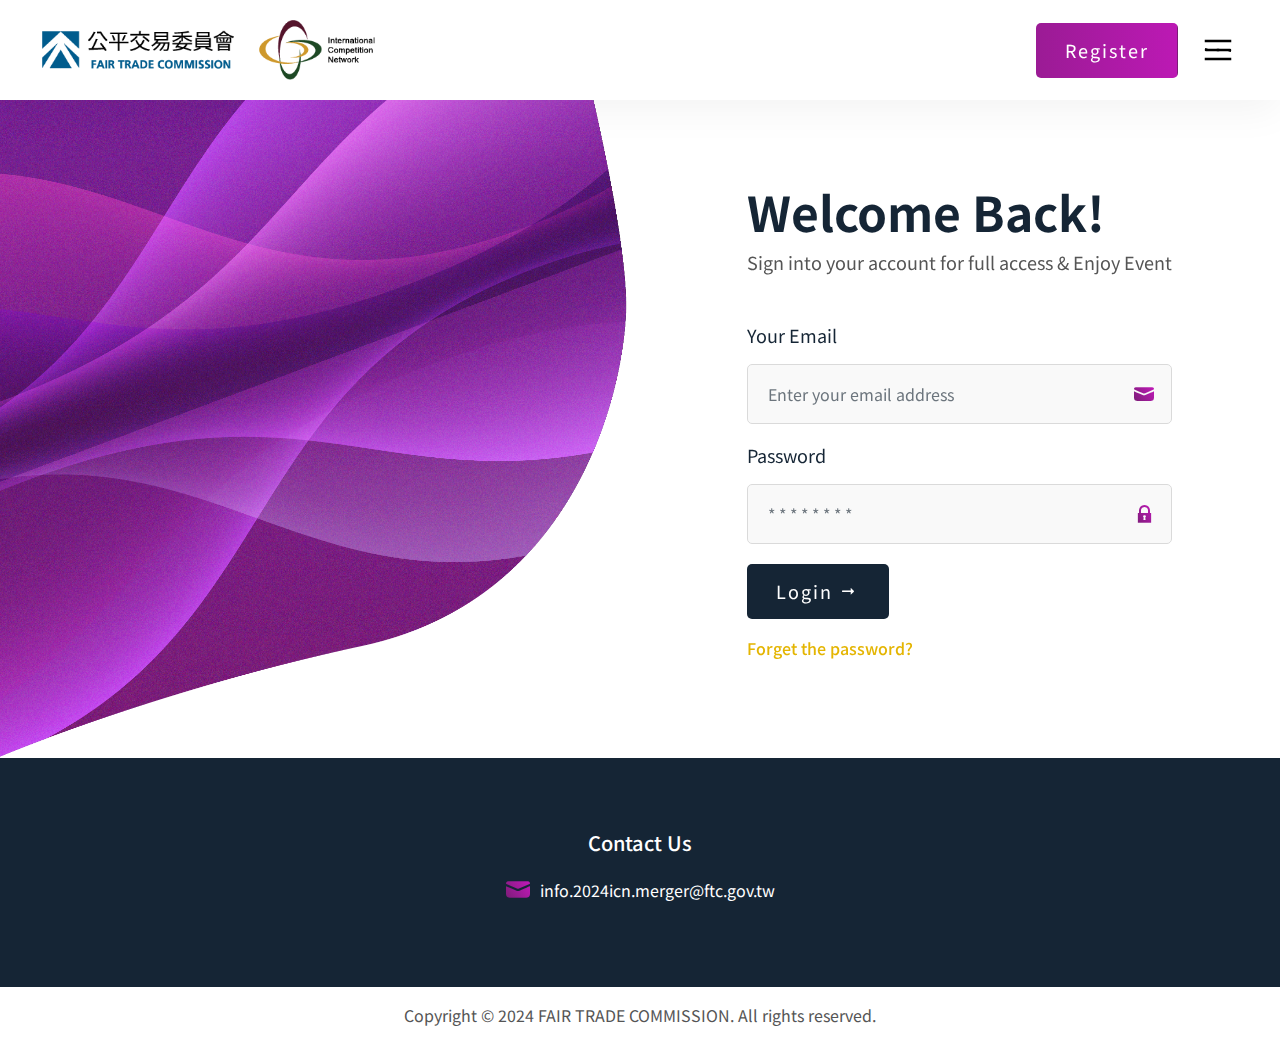
<file: register-b.html>
<!-- Header Link -->
<!DOCTYPE html>
<html lang="en" data-theme="light">
<head>
    <meta charset="UTF-8">
    <meta name="viewport" content="width=device-width, initial-scale=1.0">
    <meta http-equiv="X-UA-Compatible" content="ie=edge">
    <title>Register | ICN Merger Workshop</title>
    <link rel="icon" href="assets/img/faveicon.png" type="image/gif" sizes="16x16">
    <link rel="stylesheet" href="https://cdnjs.cloudflare.com/ajax/libs/font-awesome/4.7.0/css/font-awesome.min.css">
    <link rel="stylesheet" href="assets/css/plugin.css">
    <link rel="stylesheet" href="assets/css/components.css">
    <link rel="stylesheet" href="assets/css/style.css">
</head>
<body class="register-page">


<!-- Header Section -->
<!-- Header Start Here -->
<header class="header-area header-general">
    <div class="container">
        <div class="header-wrapper header-general-wrapper">
            <div class="logo">
                <a href="index.html">
                    <img src="assets/img/logo/logo.png" alt="logo">
                </a>
            </div>
            <div class="header-wrap ">
                <!-- Menu Start -->
                <div class="main-menu ">
                    <ul>
                        <li><a href="index.html">Home</a></li>
                        <li><a href="agenda.html">Agenda</a></li>
                        <li><a href="venue.html">Venue</a></li>
                        <li><a href="accommodation.html">Accommodation</a></li>
                        <li><a href="events.html">Social Events</a></li>
                        <li><a href="highlight.html">Highlights</a></li>
                        <li><a href="faq.html">FAQ</a></li>
                        <li><a href="login.html"><i class="icofont-user-alt-6"></i></a></li>
                    </ul>
                </div>
                <!-- Menu Start -->
                <div class="header-right">
                    <div class="book-ticket header-account">
                        <a class="btn btn-lg-space btn-bg-g-secondary" href="register.html">Register</a>
                    </div>
                    <div class="hamburger">
                        <div class="plates">
                            <!--  onclick="this.classList.toggle('active')" -->
                            <div class="plate plate5">
                                <svg class="burger" version="1.1" height="100" width="100" viewBox="0 0 100 100">
                                    <path class="line line1" d="M 30,35 H 70 " />
                                    <path class="line line2" d="M 50,50 H 30 L 34,32" />
                                    <path class="line line3" d="M 50,50 H 70 L 66,68" />
                                    <path class="line line4" d="M 30,65 H 70 " />
                                </svg>
                                <svg class="x" version="1.1" height="100" width="100" viewBox="0 0 100 100">
                                    <path class="line" d="M 34,32 L 66,68" />
                                    <path class="line" d="M 66,32 L 34,68" />
                                </svg>
                            </div>
                        </div>
                    </div>
                </div>
            </div>
        </div>
    </div>
</header>
<!-- Header End Here -->

<section class="login-area register-area s-pb-100">
    <div class="container-fluid">
        <div class="login-wrapper">

            <!-- <div class="login-thumb">
                <img src="assets/img/thumb/register-thumb.png" alt="sign-up">
            </div> -->
            <form method="post" id="register-editor" class="login-form">
                <div class="from-title">
                    <h1 data-aos="fade-up" data-aos-delay="10" class="mb-20">Registration</h1>
<!--                    <p>Email:<span id="email">XXX@XXXX.XXX</span></p>-->
<!--                    <p  class="mb-20">Password:<span id="password">ＯＯＯＯＯＯ</span></p>-->
                </div>

                <div class="login-input">
                    <div class="single-form mb-20" data-aos="fade-up" data-aos-delay="200">
                        <label>First Name *</label>
                        <div class="from-box">
                            <input type="text" placeholder="" class="form-control" name="first_name">
                        </div>
                    </div>
                    <div class="single-form mb-20" data-aos="fade-up" data-aos-delay="200">
                        <label>Surname Name *</label>
                        <div class="from-box">
                            <input type="text" placeholder="" class="form-control" name="surname_name">
                        </div>
                    </div>
                    <div class="single-form mb-20" data-aos="fade-up" data-aos-delay="200">
                        <label>Pronoun *​</label>
                        <div class="from-box">
                            <select class="form-select" required name="pronoun">
                                <option selected disabled value=""></option>
                                <option value="male">He/Him</option>
                                <option value="female">She/her</option>
                                <option value="other">They/them​</option>
                            </select>
                        </div>
                    </div>
                    <div class="single-form mb-20" data-aos="fade-up" data-aos-delay="200">
                        <label>Type of Participant​ *​</label>
                        <div class="from-box">
                            <select id="select_participant" class="form-control form-select required" name="participant_type">
                                <option selected disabled value="">​</option>
                                <option value="participant_nca">NCA (National Competition Authorities)</option>
                                <option value="participant_nga">NGA (Non Governmental Advisors)</option>
                                <option value="additional_registration">need additional registration</option>
                            </select>
                        </div>
                    </div>
                    <div id="nca_name_ipt" class="single-form mb-20" data-aos="fade-up" data-aos-delay="200">
                        <label>If NGA, name of authority and person that invited you.​ *</label>
                        <div class="from-box">
                            <input name="nca_name" class="required" type="text" placeholder="">
                        </div>
                    </div>
                    <div class="single-form mb-20" data-aos="fade-up" data-aos-delay="200">
                        <label>Agency / Firm Name *​​</label>
                        <div class="from-box">
                            <input type="text" placeholder="" class="form-control" name="agency">
                        </div>
                    </div>
                    <div class="single-form mb-20" data-aos="fade-up" data-aos-delay="200">
                        <label>Job Title / Position​ *​​</label>
                        <div class="from-box">
                            <input type="text" placeholder="" class="form-control"  name="job_title">
                        </div>
                    </div>
                    <!-- <div class="single-form mb-20" data-aos="fade-up" data-aos-delay="200">
                        <label>Address​​ *​​</label>
                        <div class="from-box">
                            <input type="text" placeholder="" class="form-control" name="address">
                            <i class="icofont-location-pin"></i>
                        </div>
                    </div> -->
                    <div class="single-form mb-20" data-aos="fade-up" data-aos-delay="200">
                        <label>Jurisdiction​ *​​</label>
                        <div class="from-box">
                            <input type="text" placeholder="" class="form-control" name="country">
                            <i class="icofont-globe"></i>
                        </div>
                    </div>
                    <!-- <div class="single-form mb-20" data-aos="fade-up" data-aos-delay="200">
                        <label>Work Phone *​​</label>
                        <div class="from-box">
                            <input type="text" placeholder="" class="form-control" name="work_phone">
                            <i class="icofont-phone"></i>
                        </div>
                    </div>
                    <div class="single-form mb-20" data-aos="fade-up" data-aos-delay="200">
                        <label>Mobile Phone​</label>
                        <div class="from-box">
                            <input type="text" placeholder="" class="form-control" name="mobile_phone">
                            <i class="icofont-iphone"></i>
                        </div>
                    </div> -->
                    <div class="single-form mb-20" data-aos="fade-up" data-aos-delay="200">
                        <label>Please enroll the welcome reception (11/12  18:00-21:00) *​</label>
                        <div class="from-box">
                            <select class="form-select form-control" required name="welcome_reception">
                                <option selected disabled value="">​</option>
                                <option value="1">YES​</option>
                                <option value="0">NO​</option>
                            </select>
                        </div>
                    </div>
                    <div class="single-form mb-20" data-aos="fade-up" data-aos-delay="200">
                        <label>Do you need a letter of invitation for visa purpose?(Please note these letters will be sent separately from your confirmation email)  *​</label>
                        <div class="from-box">
                            <select class="form-select form-control" required name="invitation_letter">
                                <option selected disabled value="">​</option>
                                <option value="1">YES​</option>
                                <option value="0">NO​</option>
                            </select>
                        </div>
                    </div>
                    <div class="single-form mb-20" data-aos="fade-up" data-aos-delay="200">
                        <label>Please select the social events that you will attend (optional) 11/15  14:30-18:00​​</label>
                        <div class="from-box">
                            <select class="form-select form-control" required name="social_events">
                                <option selected disabled value="">​</option>
                                <option value="social_01">Taipei 101 (Observatory and Shopping)​</option>
                                <option value="social_02">National Palace Museum (A cultural and artistic tour)​</option>
                                <option value="social_03">Dadaocheng (A guided walking tour of traditional merchant streets.)​</option>
                                <option value="social_04">Not Participate​</option>
                            </select>
                        </div>
                    </div>
                    <div class="single-form mb-20" data-aos="fade-up" data-aos-delay="200">
                        <label>Special Services:The TFTC will make every attempt to accommodate special needs. Please indicate any dietary or special needs.​</label>
                        <div class="from-box">
                            <select id="select_diet" class="form-control form-select required" name="special_services">
                                <option selected disabled value="">​</option>
                                <option value="vegetarian">Vegetarian</option>
                                <option value="noneed">No need</option>
                                <option value="other">Others:</option>
                            </select>
                        </div>
                    </div>
                    <div id="other_diet_ipt" class="single-form mb-20" data-aos="fade-up" data-aos-delay="200">
                        <label>If other, answer here.​ *</label>
                        <div class="from-box">
                            <input name="special_services_others" class="required" type="text" placeholder="">
                        </div>
                    </div>
<!--                    <input type="hidden" name="email">-->
<!--                    <input type="hidden" name="password">-->
<!--                    <input type="submit" class="btn btn-lg-space" data-aos="fade-up" data-aos-delay="600" value="Submit">-->
                </div>
                <!-- <div class="login-footer" data-aos="fade-up" data-aos-delay="700">
                    <p>Already have account? <a href="login.html">Login</a></p>
                </div> -->
            </form>
        </div>
    </div>
</section>


<!-- Footer Area Start Here -->
<footer class="primary-footer-area py-70 py-md-40 bg-dark secondary-footer">
    <div class="container">
        <div class="footer-items">
            <div class="footer-contact">
                <h4 class="footer-title">Contact Us</h4>
                <a href="mailto:info.2024icn.merger@ftc.gov.tw"><i class="icofont-ui-message"></i>info.2024icn.merger@ftc.gov.tw</a>
            </div>
        </div>
    </div>
</footer>
<!-- Footer Area End Here -->
<!-- Copy Right Start Here -->
<div class="copyright">
    <p>Copyright © 2024 FAIR TRADE COMMISSION. All rights reserved.​</p>
</div>
<!-- Copy Right End Here -->
<!-- Footer Area End Here -->
<!-- Footer script-->
<!-- Jquery call here-->
<script src="assets/js/app.min.js"></script>
<!-- custom script call here -->
<script src="assets/js/scripts.js"></script>
<script>
    const REGISTER_EDITOR_API_URL = 'https://epass.icn2024merger.tw/api/update';
    const BEARER_TOKEN = 'KU3mDVHXaLiVt2kjfGT0k69OoJf3CWH9z3zbugzlbcc0e25b';

    $(function () {
        $('#select_participant').on('change', function () {
            let selectVal = $(this).find(":selected").val();
            checkParticipantType(selectVal);
        });

        $('#select_diet').on('change', function () {
            let selectVal = $(this).find(":selected").val();
            checkDietType(selectVal);
        });

        const LOGIN_URL = 'login.html';

        let form = document.getElementById('register-editor');

        setRegisterData();

        // form.addEventListener('submit', function (e) {
        //     e.preventDefault();
        //
        //     let checkValid = validateInputs();
        //
        //     if (checkValid) {
        //         const form = e.target;
        //         const formData = new FormData(form);
        //
        //         const data = {};
        //         let email = '';
        //
        //         formData.forEach((value, key) => {
        //             if (key === 'email') {
        //                 email = value;
        //             }
        //             if (['confirm_password'].indexOf(key) === -1) {
        //                 data[key] = value;
        //             }
        //         });
        //
        //         fetch(REGISTER_EDITOR_API_URL, {
        //             method: 'PUT',
        //             headers: {
        //                 'Accept': 'application/json',
        //                 'Content-Type': 'application/json',
        //                 'Authorization': `Bearer ${BEARER_TOKEN}`
        //             },
        //             body: JSON.stringify(data)
        //         }).then((response) => {
        //             if (response.ok === true) {
        //                 return response.json();
        //             } else if (response.status === 422) {
        //                 return response.json().then(errorData => {
        //                     let errorMessages = [];
        //                     for (const [field, errors] of Object.entries(errorData.errors)) {
        //                         errors.forEach(error => {
        //                             errorMessages.push(errors);
        //                             form.querySelector(`[name="${field}"]`).parentNode.classList.add("error");
        //                             console.error(`${field}: ${error}`);
        //                         });
        //                     }
        //
        //                     alert(errorMessages.join('\n'));
        //
        //                     focusValidateInput();
        //
        //                     throw new Error('Validation failed');
        //                 });
        //             } else if (response.status === 404) {
        //                 return response.json().then(response => {
        //                     alert(response.message);
        //
        //                     throw new Error(response.message);
        //                 });
        //             } else {
        //                 return response.text().then(text => {
        //                     throw new Error(response.statusText + ": " + text);
        //                 });
        //             }
        //         }).then((responseData) => {
        //             alert('Success');
        //             console.log('Success', responseData);
        //         }).catch(error => {
        //             console.error('Fetch error:', error);
        //         }).finally(() => {
        //         });
        //     } else {
        //         alert('You have required fields that are not filled out. Please complete them before submitting.');
        //     }
        // });

        function setRegisterData() {
            let registerData = localStorage.getItem('registerData');
            if (registerData === null) {
                window.location.href = LOGIN_URL;
            }

            registerData = JSON.parse(localStorage.getItem('registerData'));

            for (const [field, data] of Object.entries(registerData)) {
                let targetElement = form.querySelector(`[name="${field}"]`);
                if (targetElement !== null) {
                    targetElement.value = data;
                    if (field === 'participant_type') {
                        checkParticipantType(data);
                    }

                    if (field === 'special_services') {
                        checkDietType(data);
                    }

                    if (['email', 'password'].indexOf(field) !== -1) {
                        let setTextElementTarget = document.getElementById(field);
                        setTextElementTarget.textContent = data;
                    }
                }
            }

            localStorage.removeItem('registerData');
        }

        function validateInputs() {
            var inputs = form.querySelectorAll('.form-control');
            var valid = [];
            var radioCheck = false;
            var checkboxCheck = false;
            inputs.forEach(function (i, j) {
                var checkAttr = i.tagName;
                if(i.getAttribute('type')){
                    checkAttr = i.getAttribute('type');
                }

                switch(checkAttr){
                    case 'text':
                        var _thisVal = i.value;
                        if (_thisVal === '') {
                            i.parentNode.classList.add("error");
                            valid.push(i.getAttribute('name'));
                        }else{
                            i.parentNode.classList.remove("error");
                        }
                        break;
                    case 'select':
                        if (i[select.selectedIndex].value === '') {
                            i.parentNode.classList.add("error");
                            valid.push(i.getAttribute('name'));
                        } else {
                            i.parentNode.classList.remove("error");
                        }
                        break;
                    default:
                        if (i.value === '') {
                            i.parentNode.classList.add("error");
                            valid.push(i.getAttribute('name'));
                        } else {
                            i.parentNode.classList.remove("error");
                        }
                        break;
                }
            });

            if (valid.length > 0) {
                focusValidateInput();

                return false;
            } else {
                return true;
            }
        }

        function focusValidateInput() {
            const targetTop = form.querySelector(`.error`).parentNode.offsetTop;
            const header = document.querySelector(`header`).offsetHeight;
            const scrollTop = targetTop - header - 200;
            window.scrollTo({
                top: scrollTop > 0 ? scrollTop : 0,
                behavior: "smooth",
            });
        }

        function checkParticipantType(selectVal = '') {
            // $('#nca_name_ipt').find('input').val('');
            if (selectVal === 'participant_nga') {
                $('#nca_name_ipt').show();
                $('#nca_name_ipt').find('input').addClass('form-control');
            } else {
                $('#nca_name_ipt').hide();
                $('#nca_name_ipt').find('input').removeClass('form-control');
            }
        }

        function checkDietType(selectVal) {
            // $('#other_diet_ipt').find('input').val('');
            if (selectVal === 'other') {
                $('#other_diet_ipt').show();
                $('#other_diet_ipt').find('input').addClass('form-control');
            } else {
                $('#other_diet_ipt').hide();
                $('#other_diet_ipt').find('input').removeClass('form-control');
            }
        }
    });
</script>
</body>
</html>
</file>
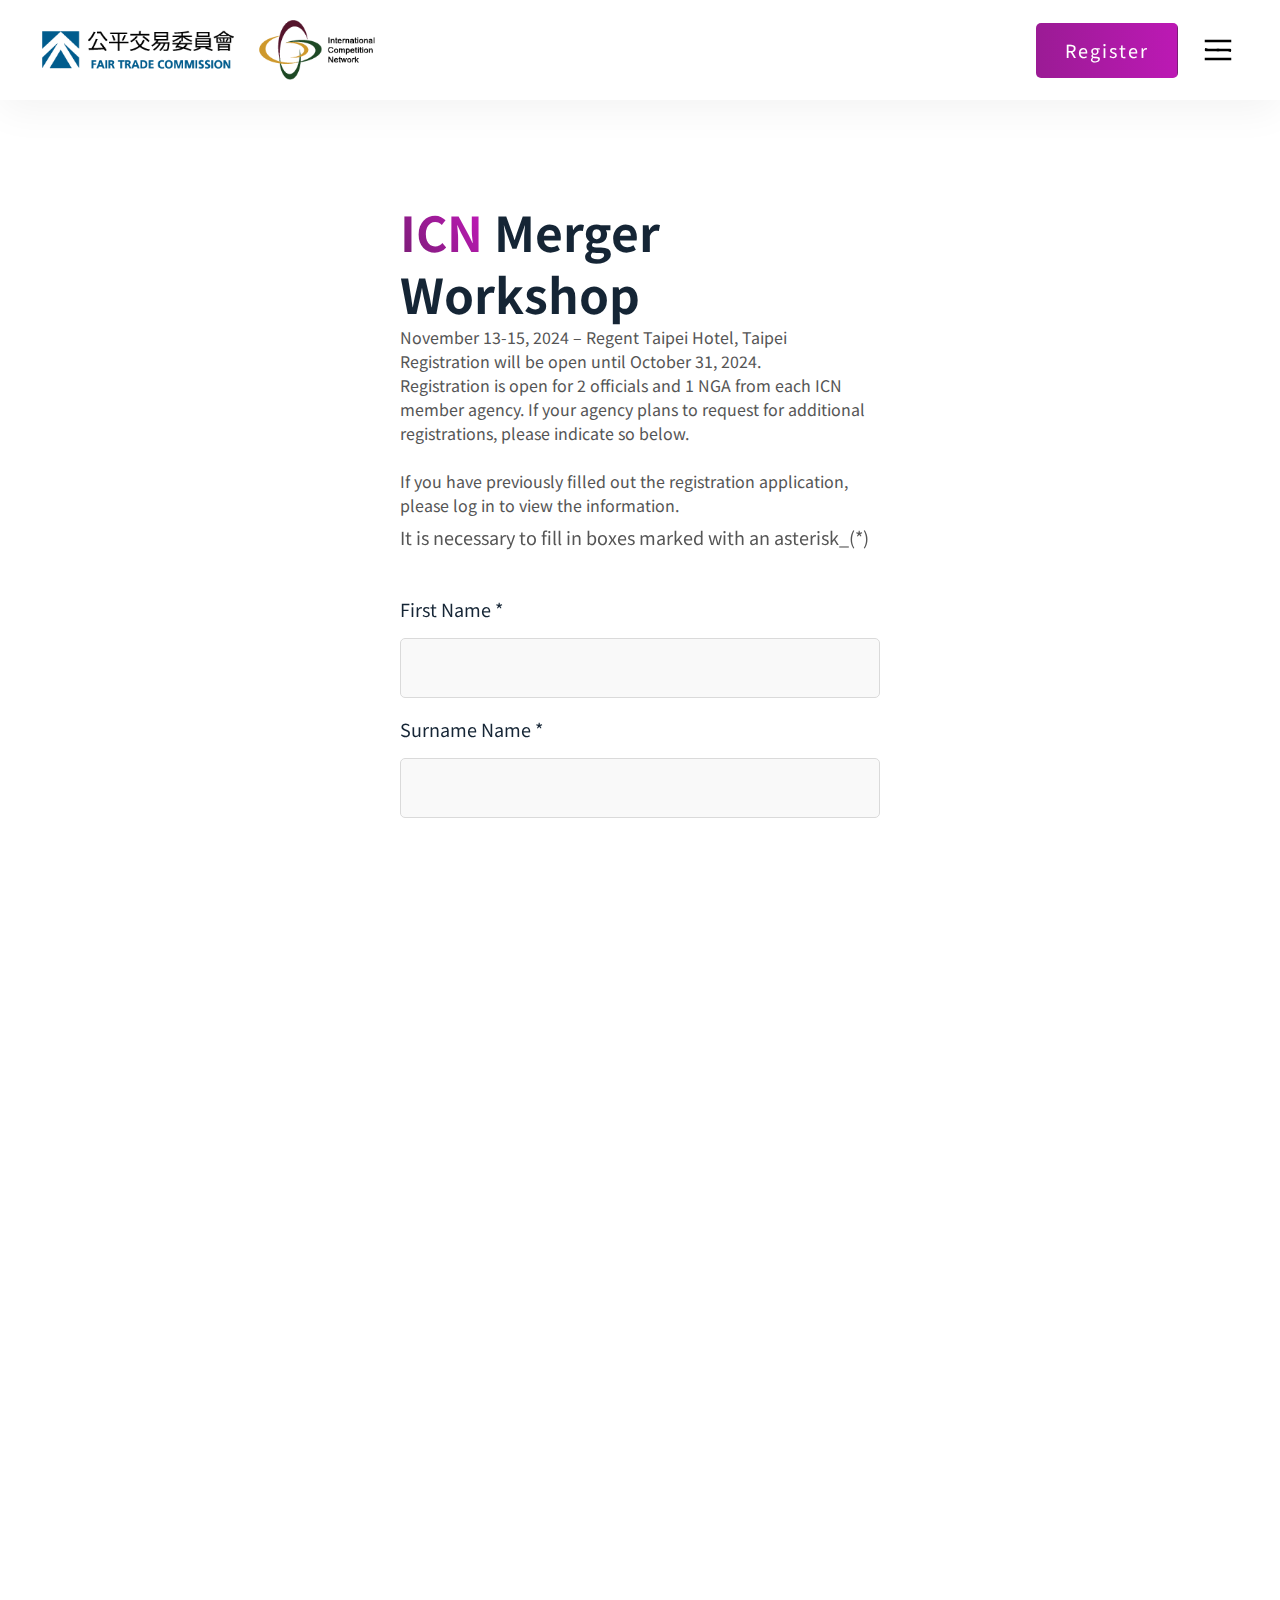
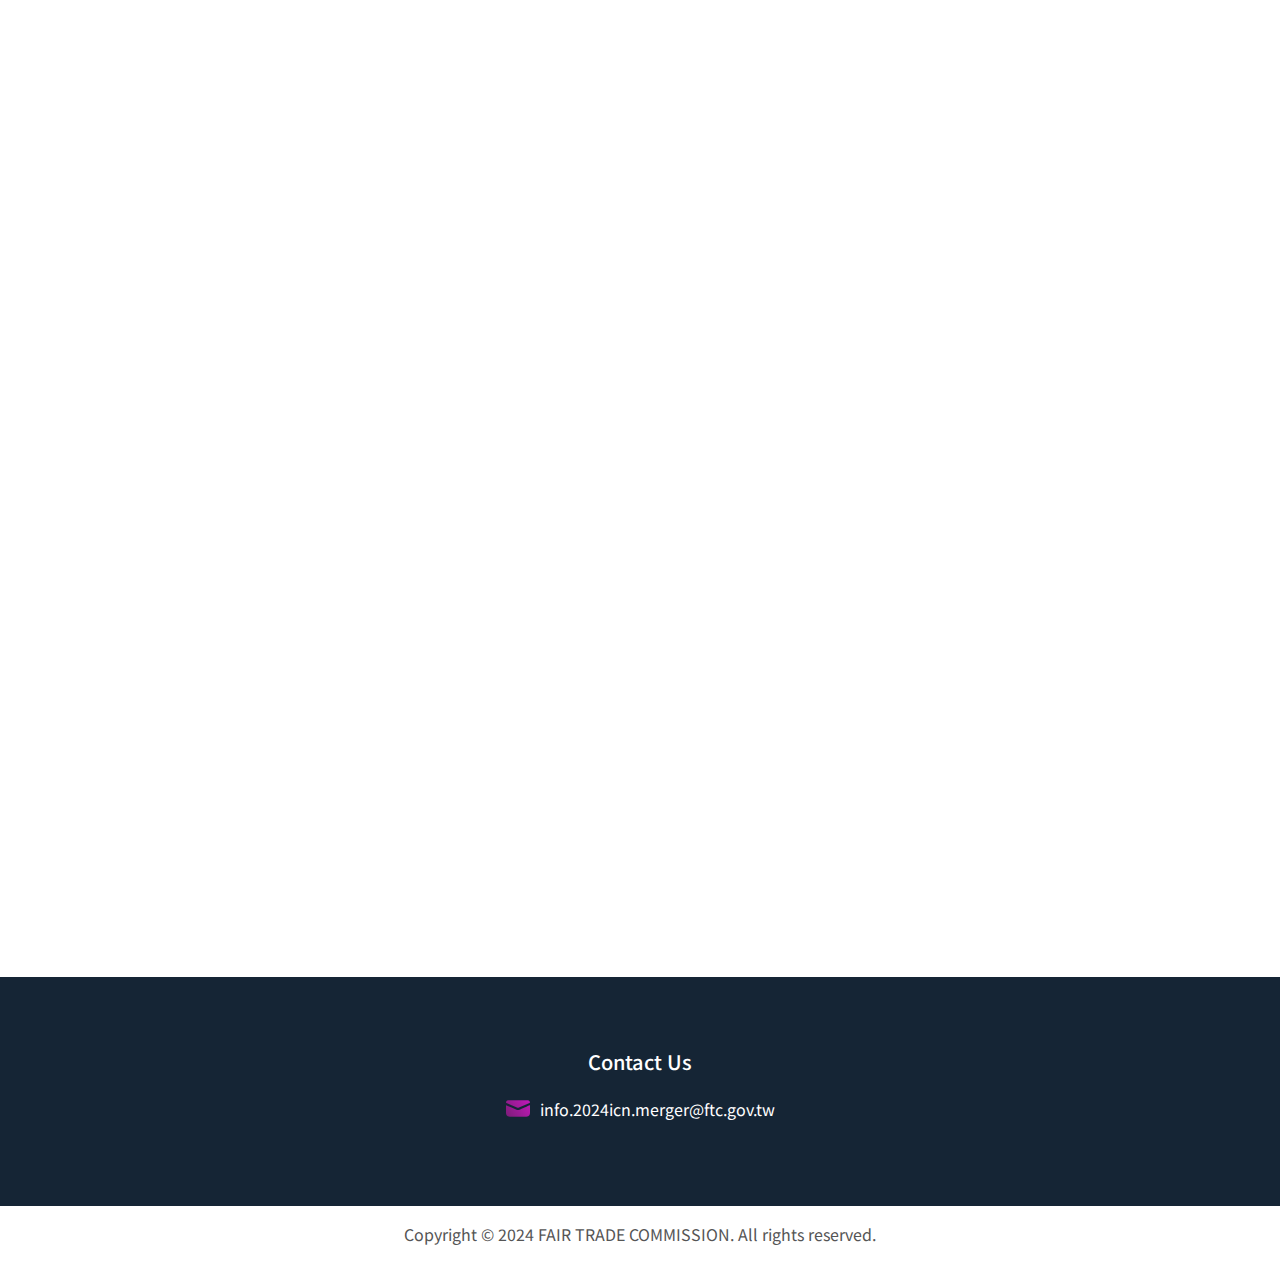
<file: register.html>
<!-- Header Link -->
<!DOCTYPE html>
<html lang="en" data-theme="light">
<head>
    <meta charset="UTF-8">
    <meta name="viewport" content="width=device-width, initial-scale=1.0">
    <meta http-equiv="X-UA-Compatible" content="ie=edge">
    <title>Register | ICN Merger Workshop</title>
    <link rel="icon" href="assets/img/faveicon.png" type="image/gif" sizes="16x16">
    <link rel="stylesheet" href="https://cdnjs.cloudflare.com/ajax/libs/font-awesome/4.7.0/css/font-awesome.min.css">
    <link rel="stylesheet" href="assets/css/plugin.css">
    <link rel="stylesheet" href="assets/css/components.css">
    <link rel="stylesheet" href="assets/css/style.css">
</head>
<body class="register-page">


<!-- Header Section -->
<!-- Header Start Here -->
<header class="header-area header-general">
    <div class="container">
        <div class="header-wrapper header-general-wrapper">
            <div class="logo">
                <a href="index.html">
                    <img src="assets/img/logo/logo.png" alt="logo">
                </a>
            </div>
            <div class="header-wrap ">
                <!-- Menu Start -->
                <div class="main-menu ">
                    <ul>
                        <li><a href="index.html">Home</a></li>
                        <li><a href="agenda.html">Agenda</a></li>
                        <li><a href="venue.html">Venue</a></li>
                        <li><a href="accommodation.html">Accommodation</a></li>
                        <li><a href="events.html">Social Events</a></li>
                        <li><a href="highlight.html">Highlights</a></li>
                        <li><a href="faq.html">FAQ</a></li>
                        <li><a href="login.html"><i class="icofont-user-alt-6"></i></a></li>
                    </ul>
                </div>
                <!-- Menu Start -->
                <div class="header-right">
                    <div class="book-ticket header-account">
                        <a class="btn btn-lg-space btn-bg-g-secondary" href="register.html">Register</a>
                    </div>
                    <div class="hamburger">
                        <div class="plates">
                            <!--  onclick="this.classList.toggle('active')" -->
                            <div class="plate plate5">
                                <svg class="burger" version="1.1" height="100" width="100" viewBox="0 0 100 100">
                                    <path class="line line1" d="M 30,35 H 70 " />
                                    <path class="line line2" d="M 50,50 H 30 L 34,32" />
                                    <path class="line line3" d="M 50,50 H 70 L 66,68" />
                                    <path class="line line4" d="M 30,65 H 70 " />
                                </svg>
                                <svg class="x" version="1.1" height="100" width="100" viewBox="0 0 100 100">
                                    <path class="line" d="M 34,32 L 66,68" />
                                    <path class="line" d="M 66,32 L 34,68" />
                                </svg>
                            </div>
                        </div>
                    </div>
                </div>
            </div>
        </div>
    </div>
</header>
<!-- Header End Here -->

<section class="login-area register-area s-pb-100">
    <div class="container-fluid">
        <div class="login-wrapper">

            <!-- <div class="login-thumb">
                <img src="assets/img/thumb/register-thumb.png" alt="sign-up">
            </div> -->
            <form method="post" id="register" class="login-form">
                <div class="from-title">
                    <h1 data-aos="fade-up" data-aos-delay="10"><span>ICN</span> Merger Workshop</h1>
                    <p>November 13-15, 2024 – Regent Taipei Hotel, Taipei</p>
                    <p>Registration will be open until October 31, 2024.</p>
                    <p>Registration is open for 2 officials and 1 NGA from each ICN member agency. If your agency plans to request for additional registrations, please indicate so below.</p>
                    <br>
                    <p>If you have previously filled out the registration application, please log in to view the information.</p>
                    <h6 data-aos="fade-up" data-aos-delay="100">It is necessary to fill in boxes marked with an asterisk_(*)</h6>
                </div>
                <div class="login-input">
                    <div class="single-form mb-20" data-aos="fade-up" data-aos-delay="200">
                        <label>First Name *</label>
                        <div class="from-box">
                            <input name="first_name" class="form-control required" type="text" placeholder="">
                        </div>
                    </div>
                    <div class="single-form mb-20" data-aos="fade-up" data-aos-delay="200">
                        <label>Surname Name *</label>
                        <div class="from-box">
                            <input name="surname_name" class="form-control required" type="text" placeholder="">
                        </div>
                    </div>
                    <div class="single-form mb-20" data-aos="fade-up" data-aos-delay="200">
                        <label>Pronoun *​</label>
                        <div class="from-box">
                            <select class="form-control form-select required" name="pronoun">
                                <option selected disabled value=""></option>
                                <option value="male">He/Him</option>
                                <option value="female">She/her</option>
                                <option value="other">They/them​</option>
                            </select>
                        </div>
                    </div>
                    <div class="single-form mb-20" data-aos="fade-up" data-aos-delay="200">
                        <label>Jurisdiction​ *​​</label>
                        <div class="from-box">
                            <select class="form-control form-select required" name="country">
                                <option selected disabled value="">​</option>
                                <optgroup label="Oceania">
                                    <option value="Australia">Australia</option>
                                    <option value="Autorite Polynesienne de la">Autorite Polynésienne de la</option>
                                    <option value="Fijian">Fijian</option>
                                    <option value="New Caledonia">New Caledonia</option>
                                    <option value="New Zealand">New Zealand</option>
                                    <option value="Papua New Guinea">Papua New Guinea</option>
                                </optgroup>

                                <optgroup label="North-America">
                                    <option value="Barbados">Barbados</option>
                                    <option value="Canada">Canada</option>
                                    <option value="Costa Rica">Costa Rica</option>
                                    <option value="Dominican Republic">Dominican Republic</option>
                                    <option value="Honduran">Honduran</option>
                                    <option value="Jamaica">Jamaica</option>
                                    <option value="Mexico">Mexico</option>
                                    <option value="Nicaragua">Nicaragua</option>
                                    <option value="Panama">Panamá</option>
                                    <option value="Salvador">Salvador</option>
                                    <option value="Trinidad and Tobago">Trinidad and Tobago</option>
                                    <option value="US">U.S.</option>
                                </optgroup>

                                <optgroup label="South-America">
                                    <option value="Argentina">Argentina</option>
                                    <option value="Brazil">Brazil</option>
                                    <option value="CARICOM">CARICOM(Caribbean Community)</option>
                                    <option value="Chile">Chile</option>
                                    <option value="Colombia">Colombia</option>
                                    <option value="Curacao">Curaçao</option>
                                    <option value="Ecuador">Ecuador</option>
                                    <option value="Guyana">Guyana</option>
                                    <option value="Paraguay">Paraguay</option>
                                    <option value="Uruguay">Uruguay</option>
                                    <option value="Venezuelan">Venezuelan</option>
                                </optgroup>

                                <optgroup label="Africa">
                                    <option value="Algeria">Algeria</option>
                                    <option value="Angolan">Angolan</option>
                                    <option value="Botswana">Botswana</option>
                                    <option value="Egyptian">Egyptian</option>
                                    <option value="Eswatini">Eswatini</option>
                                    <option value="Ethiopian">Ethiopian</option>
                                    <option value="Gambia">Gambia</option>
                                    <option value="Kenya">Kenya</option>
                                    <option value="Malawi">Malawi</option>
                                    <option value="Maroc">Maroc</option>
                                    <option value="Mauritius">Mauritius</option>
                                    <option value="Namibian">Namibian</option>
                                    <option value="Nigeria">Nigeria</option>
                                    <option value="Senegal">Senegal</option>
                                    <option value="Seychelles">Seychelles</option>
                                    <option value="South Africa">South Africa</option>
                                    <option value="South African">South African</option>
                                    <option value="Tunisia">Tunisia</option>
                                    <option value="United Republic of Tanzania">United Republic of Tanzania</option>
                                    <option value="Zambia">Zambia</option>
                                    <option value="Zimbabwe">Zimbabwe</option>
                                </optgroup>

                                <optgroup label="Asia">
                                    <option value="Bangladesh">Bangladesh</option>
                                    <option value="Hong Kong">Hong Kong</option>
                                    <option value="India">India</option>
                                    <option value="Indonesia">Indonesia</option>
                                    <option value="Israel">Israel</option>
                                    <option value="Japan">Japan</option>
                                    <option value="Jordan">Jordan</option>
                                    <option value="Kazakhstan">Kazakhstan</option>
                                    <option value="Korea">Korea</option>
                                    <option value="Kuwait">Kuwait</option>
                                    <option value="Kyrgyz Republic">Kyrgyz Republic</option>
                                    <option value="Malaysia">Malaysia</option>
                                    <option value="Mongolia">Mongolia</option>
                                    <option value="Oman">Oman</option>
                                    <option value="Pakistan">Pakistan</option>
                                    <option value="Philippine">Philippine</option>
                                    <option value="Qatar">Qatar</option>
                                    <option value="Republic of Armenia">Republic of Armenia</option>
                                    <option value="Republic of Uzbekistan">Republic of Uzbekistan</option>
                                    <option value="Saudi Arabia">Saudi Arabia</option>
                                    <option value="Singapore">Singapore</option>
                                    <option value="Sri Lanka">Sri Lanka</option>
                                    <option value="Taiwan">Taiwan</option>
                                    <option value="Tajikistan">Tajikistan</option>
                                    <option value="Thailand">Thailand</option>
                                    <option value="Viet Nam">Viet Nam</option>
                                    <option value="Yemen">Yemen</option>
                                </optgroup>

                                <optgroup label="Europe">
                                    <option value="Albania">Albania</option>
                                    <option value="Austria">Austria</option>
                                    <option value="Belarus">Belarus</option>
                                    <option value="Belgian">Belgian</option>
                                    <option value="Bosnia and Herzegovina">Bosnia and Herzegovina</option>
                                    <option value="Bulgaria">Bulgaria</option>
                                    <option value="Croatia">Croatia</option>
                                    <option value="Cyprus">Cyprus</option>
                                    <option value="Czech Republic">Czech Republic</option>
                                    <option value="Denmark">Denmark</option>
                                    <option value="Estonia">Estonia</option>
                                    <option value="European Union">European Union</option>
                                    <option value="Faeroe Islands">Faeroe Islands</option>
                                    <option value="Finland">Finland</option>
                                    <option value="France">France</option>
                                    <option value="Georgia">Georgia</option>
                                    <option value="Germany">Germany</option>
                                    <option value="Greenland">Greenland</option>
                                    <option value="Guernsey">Guernsey</option>
                                    <option value="Hungary">Hungary</option>
                                    <option value="Iceland">Iceland</option>
                                    <option value="Ireland">Ireland</option>
                                    <option value="Italy">Italy</option>
                                    <option value="Jersey">Jersey</option>
                                    <option value="Latvia">Latvia</option>
									<option value="Lithuania">Lithuania</option>
                                    <option value="Luxembourg">Luxembourg</option>
                                    <option value="Malta">Malta</option>
                                    <option value="Montenegro">Montenegro</option>
                                    <option value="Netherland">Netherland</option>
                                    <option value="North Macedonia">North Macedonia</option>
                                    <option value="Norway">Norway</option>
                                    <option value="Poland">Poland</option>
                                    <option value="Portugal">Portugal</option>
                                    <option value="Republic of Azerbaijan">Republic of Azerbaijan</option>
                                    <option value="Republic of Kosovo">Republic of Kosovo</option>
                                    <option value="Republic of Lithuania">Republic of Lithuania</option>
                                    <option value="Republic of Moldova">Republic of Moldova</option>
                                    <option value="Republic of Serbia">Republic of Serbia</option>
                                    <option value="Romania">Romania</option>
                                    <option value="Russia">Russia</option>
                                    <option value="Slovak Republic">Slovak Republic</option>
                                    <option value="Slovenia">Slovenia</option>
                                    <option value="Spain">Spain</option>
                                    <option value="Sweden">Sweden</option>
                                    <option value="Switzerland">Switzerland</option>
                                    <option value="Turkey">Turkey</option>
                                    <option value="Ukraine">Ukraine</option>
                                    <option value="United Kingdom">United Kingdom</option>
                                </optgroup>
                            </select>
                        </div>
                    </div>
                    <div class="single-form mb-20" data-aos="fade-up" data-aos-delay="200">
                        <label>Type of Participant​ *​</label>
                        <div class="from-box">
                            <select id="select_participant" class="form-control form-select required" name="participant_type">
                                <option selected disabled value="">​</option>
                                <option value="participant_nca" disabled>NCA (National Competition Authorities)</option>
                                <option value="participant_nga" disabled>NGA (Non Governmental Advisors)</option>
                                <option value="additional_registration" disabled>need additional registration</option>
                            </select>
                        </div>
                    </div>
                    <div id="nca_name_ipt" class="single-form mb-20" data-aos="fade-up" data-aos-delay="200">
                        <label>If NGA, name of authority and person that invited you.​ *</label>
                        <div class="from-box">
                            <input name="nca_name" class="required" type="text" placeholder="">
                        </div>
                    </div>
                    <div class="single-form mb-20" data-aos="fade-up" data-aos-delay="200">
                        <label>Agency / Firm Name *​​</label>
                        <div class="from-box">
                            <input name="agency" class="form-control required" type="text" placeholder="">
                        </div>
                    </div>
                    <div class="single-form mb-20" data-aos="fade-up" data-aos-delay="200">
                        <label>Job Title / Position​ *​​</label>
                        <div class="from-box">
                            <input name="job_title" class="form-control required" type="text" placeholder="">
                        </div>
                    </div>
                    <!-- <div class="single-form mb-20" data-aos="fade-up" data-aos-delay="200">
                        <label>Address​​ *​​</label>
                        <div class="from-box">
                            <input name="address" class="form-control required" type="text" placeholder="">
                            <i class="icofont-location-pin"></i>
                        </div>
                    </div> -->
                    <div class="single-form mb-20" data-aos="fade-up" data-aos-delay="200">
                        <label>E-Mail *​​</label>
                        <div class="from-box">
                            <input name="email" class="form-control required" type="text" placeholder="">
                            <i class="icofont-ui-email"></i>
                        </div>
                    </div>
                    <div class="single-form mb-20" data-aos="fade-up" data-aos-delay="200">
                        <label>Password *​​</label>
                        <div class="from-box">
                            <input name="password" class="form-control required" type="text" placeholder="">
                            <i class="icofont-key"></i>
                        </div>
                    </div>
                    <div class="single-form mb-20" data-aos="fade-up" data-aos-delay="200">
                        <label>Confirm Password *​​</label>
                        <div class="from-box">
                            <input name="confirm_password" class="form-control required" type="text" placeholder="">
                        </div>
                    </div>
                    <!-- <div class="single-form mb-20" data-aos="fade-up" data-aos-delay="200">
                        <label>Work Phone *​​</label>
                        <div class="from-box">
                            <input name="work_phone" class="form-control required" type="text" placeholder="">
                            <i class="icofont-phone"></i>
                        </div>
                    </div>
                    <div class="single-form mb-20" data-aos="fade-up" data-aos-delay="200">
                        <label>Mobile Phone​</label>
                        <div class="from-box">
                            <input name="mobile_phone" type="text" placeholder="">
                            <i class="icofont-iphone"></i>
                        </div>
                    </div> -->
                    <div class="single-form mb-20" data-aos="fade-up" data-aos-delay="200">
                        <label>Please enroll the welcome reception (11/12  18:00-21:00) *​</label>
                        <div class="from-box">
                            <select class="form-control form-select required" name="welcome_reception">
                                <option selected disabled value="">​</option>
                                <option value="1">YES​</option>
                                <option value="0">NO​</option>
                            </select>
                        </div>
                    </div>
                    <div class="single-form mb-20" data-aos="fade-up" data-aos-delay="200">
                        <label>Do you need a letter of invitation for visa purpose?(Please note these letters will be sent separately from your confirmation email)  *<a href="https://www.boca.gov.tw/cp-149-4486-7785a-2.html" target="_blank">Visa-Exempt Entry</a>​</label>
                        <div class="from-box">
                            <select class="form-control form-select required" name="invitation_letter">
                                <option selected disabled value="">​</option>
                                <option value="1">YES​</option>
                                <option value="0">NO​</option>
                            </select>
                        </div>
                    </div>
                    <div class="single-form mb-20" data-aos="fade-up" data-aos-delay="200">
                        <label>Please select the social events that you will attend (optional) 11/15  14:30-18:00​​</label>
                        <div class="from-box">
                            <select class="form-select" name="social_events">
                                <option selected disabled value="">​</option>
                                <option value="social_01">Taipei 101 (Observatory and Shopping)​</option>
                                <option value="social_02">National Palace Museum (A cultural and artistic tour)​</option>
                                <option value="social_03">Dadaocheng (A guided walking tour of traditional merchant streets.)​</option>
                                <option value="social_04">Not Participate​</option>
                            </select>
                        </div>
                    </div>
                    <div class="single-form mb-20" data-aos="fade-up" data-aos-delay="200">
                        <label>Special Services:The TFTC will make every attempt to accommodate special needs. Please indicate any dietary or special needs.​</label>
                        <div class="from-box">
                            <select id="select_diet" class="form-control form-select required" name="special_services">
                                <option selected disabled value="">​</option>
                                <option value="vegetarian">Vegetarian</option>
                                <option value="noneed">No need</option>
                                <option value="other">Others:</option>
                            </select>
                        </div>
                    </div>
                    <div id="other_diet_ipt" class="single-form mb-20" data-aos="fade-up" data-aos-delay="200">
                        <label>If other, answer here.​ *</label>
                        <div class="from-box">
                            <input name="special_services_others" class="required" type="text" placeholder="">
                        </div>
                    </div>
                    <input type="submit" class="btn btn-lg-space" data-aos="fade-up" data-aos-delay="600" value="Submit">
                </div>
                <!-- <div class="login-footer" data-aos="fade-up" data-aos-delay="700">
                    <p>Already have account? <a href="login.html">Login</a></p>
                </div> -->
            </form>
        </div>
    </div>
</section>


<!-- Footer Area Start Here -->
<footer class="primary-footer-area py-70 py-md-40 bg-dark secondary-footer">
    <div class="container">
        <div class="footer-items">
            <div class="footer-contact">
                <h4 class="footer-title">Contact Us</h4>
                <a href="mailto:info.2024icn.merger@ftc.gov.tw"><i class="icofont-ui-message"></i>info.2024icn.merger@ftc.gov.tw</a>
            </div>
        </div>
    </div>
</footer>
<!-- Footer Area End Here -->
<!-- Copy Right Start Here -->
<div class="copyright">
    <p>Copyright © 2024 FAIR TRADE COMMISSION. All rights reserved.​</p>
</div>
<!-- Copy Right End Here -->
<!-- Footer Area End Here -->
<!-- Footer script-->

<!-- Jquery call here-->
<script src="assets/js/app.min.js"></script>
<!-- custom script call here -->
<script src="assets/js/scripts.js"></script>
<script>
    const REGISTER_API_URL = 'https://epass.icn2024merger.tw/api/register';
    const GET_TOUR_QUOTA_API_URL = 'https://epass.icn2024merger.tw/api/get-tour-quota';
    const GET_COUNTRY_QUOTA_API_URL = 'https://epass.icn2024merger.tw/api/get-country-quota';
    const BEARER_TOKEN = 'KU3mDVHXaLiVt2kjfGT0k69OoJf3CWH9z3zbugzlbcc0e25b';

    $(function () {
        getTourQuota();

        $('#select_participant').on('change', function () {
            let selectVal = $(this).find(":selected").val();
            checkParticipantType(selectVal);
        });

        $('#select_diet').on('change', function () {
            let selectVal = $(this).find(":selected").val();
            checkDietType(selectVal);
        });

        $('[name="country"]').on('change', event => {
            checkParticipantType();
            const target = $(event.target);

            if (target.length === 0) {
                return;
            }

            getCountryQuota();
        });

        let form = document.getElementById('register');

        form.addEventListener('submit', function (e) {
            e.preventDefault();

            let checkValid = validateInputs();

            if (checkValid) {
                const form = e.target;
                const formData = new FormData(form);

                const data = {};

                formData.forEach((value, key) => {
                    if (['confirm_password'].indexOf(key) === -1) {
                        data[key] = value;
                    }
                });

                form.querySelectorAll(`[name]`).forEach((inputElement) => {
                    inputElement.parentNode.classList.remove("error");
                });

                fetch(REGISTER_API_URL, {
                    method: 'POST',
                    headers: {
                        'Accept': 'application/json',
                        'Content-Type': 'application/json',
                        'Authorization': `Bearer ${BEARER_TOKEN}`
                    },
                    body: JSON.stringify(data)
                }).then((response) => {
                    if (response.ok === true) {
                        return response.json();
                    } else if (response.status === 422) {
                        return response.json().then(errorData => {
                            let errorMessages = [];

                            // Validate
                            if ("errors" in errorData) {
                                for (const [field, errors] of Object.entries(errorData.errors)) {
                                    errors.forEach(error => {
                                        errorMessages.push(error);
                                        form.querySelector(`[name="${field}"]`).parentNode.classList.add("error");

                                        console.error(`${field}: ${error}`);
                                    });
                                }
                            }

                            // Participants: Out of quota.
                            if ("message" in errorData) {
                                const error = errorData.message;
                                const outOfQuotaRegex = /^Out of quota for country\/.* participants\.$/;

                                if (outOfQuotaRegex.test(error)) {
                                    getCountryQuota();
                                    errorMessages.push(error);
                                    form.querySelector(`[name="participant_type"]`).parentNode.classList.add("error");

                                    console.error(`participant_type: ${error}`);
                                }
                            }

                            alert(errorMessages.join('\n'));

                            focusValidateInput();

                            throw new Error('Validation failed');
                        });
                    } else {
                        return response.text().then(text => {
                            throw new Error(response.statusText + ": " + text);
                        });
                    }
                }).then((responseData) => {
                    alert(responseData.message);
                    console.log('Success', responseData);
                }).catch(() => {
                    console.log('Fetch error');
                }).finally(() => {
                });
            } else {
                alert('You have required fields that are not filled out. Please complete them before submitting.')
            }
        });
        function validateInputs() {
            var inputs = form.querySelectorAll('.form-control');
            var valid = [];
            var radioCheck = false;
            var checkboxCheck = false;
            inputs.forEach(function (i, j) {
                var checkAttr = i.tagName;
                if(i.getAttribute('type')){
                    checkAttr = i.getAttribute('type');
                }

                switch(checkAttr){
                    case 'text':
                        var _thisVal = i.value;
                        if (_thisVal === '') {
                            i.parentNode.classList.add("error");
                            valid.push(i.getAttribute('name'));
                        }else{
                            i.parentNode.classList.remove("error");
                        }
                        break;
                    case 'select':
                        if (i[select.selectedIndex].value === '') {
                            i.parentNode.classList.add("error");
                            valid.push(i.getAttribute('name'));
                        } else {
                            i.parentNode.classList.remove("error");
                        }
                        break;
                    default:
                        if (i.value === '') {
                            i.parentNode.classList.add("error");
                            valid.push(i.getAttribute('name'));
                        } else {
                            i.parentNode.classList.remove("error");
                        }
                        break;
                }
            });

            let password = form.querySelector('[name="password"]');
            let confirmPassword = form.querySelector('[name="confirm_password"]');

            if (password.value !== confirmPassword.value) {
                password.parentNode.classList.add("error");
                confirmPassword.parentNode.classList.add("error");
                valid.push(password.getAttribute('name'));
                valid.push(confirmPassword.getAttribute('name'));
            } else {
                password.parentNode.classList.remove("error");
                confirmPassword.parentNode.classList.remove("error");
            }

            if (valid.length > 0) {
                focusValidateInput();

                return false;
            } else {
                return true;
            }
        }

        function focusValidateInput() {
            const targetTop = form.querySelector(`.error`).parentNode.offsetTop;
            const header = document.querySelector(`header`).offsetHeight;
            const scrollTop = targetTop - header - 200;
            window.scrollTo({
                top: scrollTop > 0 ? scrollTop : 0,
                behavior: "smooth",
            });
        }

        function checkParticipantType(selectVal = '') {
            $('#nca_name_ipt').find('input').val('');
            if (selectVal === 'participant_nga') {
                $('#nca_name_ipt').show();
                $('#nca_name_ipt').find('input').addClass('form-control');
            } else {
                $('#nca_name_ipt').hide();
                $('#nca_name_ipt').find('input').removeClass('form-control');
            }
        }

        function checkDietType(selectVal) {
            $('#other_diet_ipt').find('input').val('');
            if (selectVal === 'other') {
                $('#other_diet_ipt').show();
                $('#other_diet_ipt').find('input').addClass('form-control');
            } else {
                $('#other_diet_ipt').hide();
                $('#other_diet_ipt').find('input').removeClass('form-control');
            }
        }

        function getCountryQuota() {
            const target = $('[name="participant_type"]');
            target.val('');
            target.find(`option`).attr('disabled', true);

            const selectCountryValue = $('[name="country"]').val();
            if (selectCountryValue === '') {
                target.find('option').forEach((element) => {
                    element.attr('disabled', true);
                });

                return;
            }

            let data = {
                country: selectCountryValue
            };

            fetch(GET_COUNTRY_QUOTA_API_URL, {
                method: 'POST',
                headers: {
                    'Accept': 'application/json',
                    'Content-Type': 'application/json',
                    'Authorization': `Bearer ${BEARER_TOKEN}`
                },
                body: JSON.stringify(data)
            }).then((response) => {
                if (response.ok === true) {
                    return response.json();
                } else {
                    return response.text().then(text => {
                        throw new Error(response.statusText + ": " + text);
                    });
                }
            }).then((responseData) => {
                let isOpenAdditionalRegistration = false;

                for (const [value, status] of Object.entries(responseData)) {
                    if (status === false) {
                        isOpenAdditionalRegistration = true;
                        let targetOption = target.find(`option[value="${value}"]`);
                        targetOption.attr('disabled', true);
                    } else if (status === true) {
                        let targetOption = target.find(`option[value="${value}"]`);
                        targetOption.removeAttr('disabled');
                    }
                }

                if (isOpenAdditionalRegistration === true) {
                    target.find(`option[value="additional_registration"]`).removeAttr('disabled');
                } else {
                    target.find(`option[value="additional_registration"]`).attr('disabled', true);
                }
                console.log('Get Country Quota Success');
            }).catch(() => {
                console.log('Fetch error');
            }).finally(() => {
            });
        }

        function getTourQuota() {
            const target = $('[name="social_events"]');
            if (target.length === 0) {
                return;
            }

            fetch(GET_TOUR_QUOTA_API_URL, {
                method: 'GET',
                headers: {
                    'Accept': 'application/json',
                    'Content-Type': 'application/json',
                    'Authorization': `Bearer ${BEARER_TOKEN}`
                },
            }).then((response) => {
                if (response.ok === true) {
                    return response.json();
                } else {
                    return response.text().then(text => {
                        throw new Error(response.statusText + ": " + text);
                    });
                }
            }).then((responseData) => {
                target.val('');
                for (const [value, status] of Object.entries(responseData)) {
                    if (status === false) {
                        let targetOption = target.find(`option[value="${value}"]`);
                        targetOption.attr('disabled', true);
                    }
                }

                console.log('Get Tour Quota Success');
            }).catch(() => {
                console.log('Fetch error:');
            }).finally(() => {
            });
        }


    });
</script>
</body>
</html>
</file>
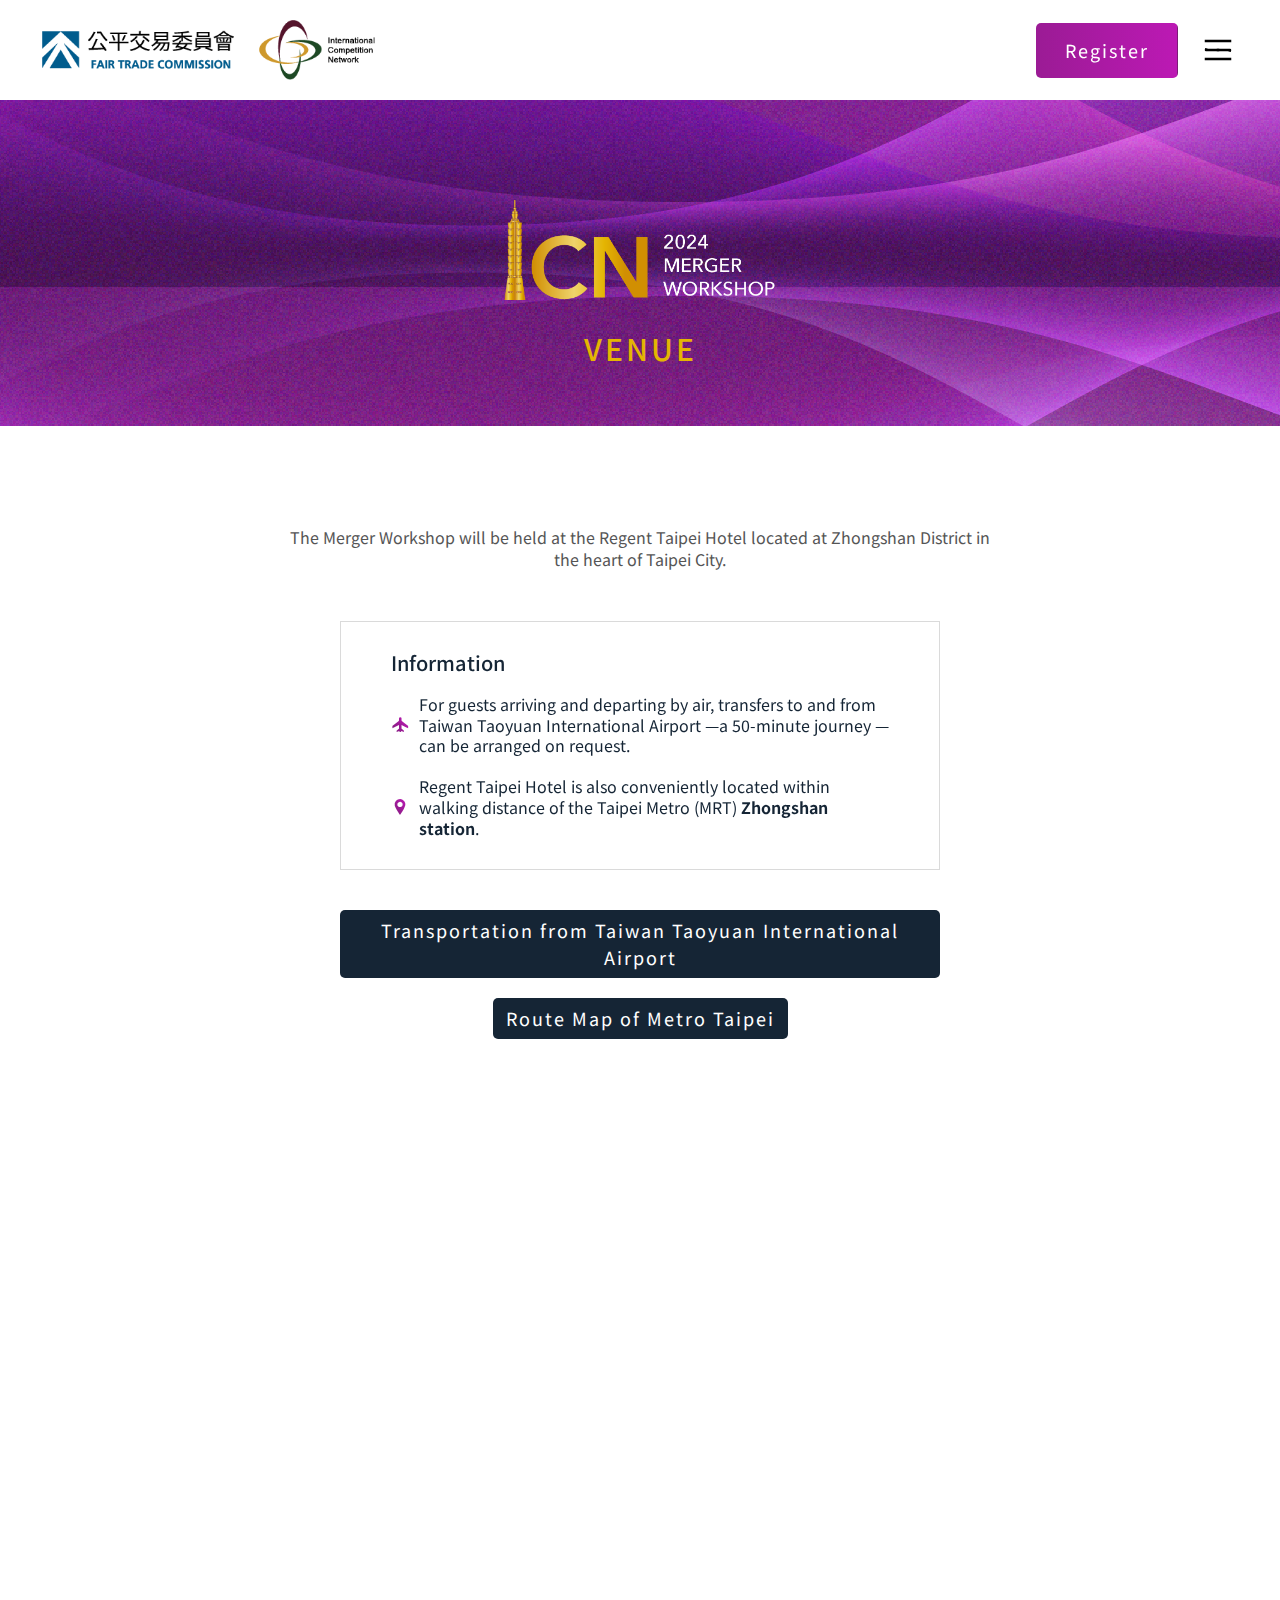
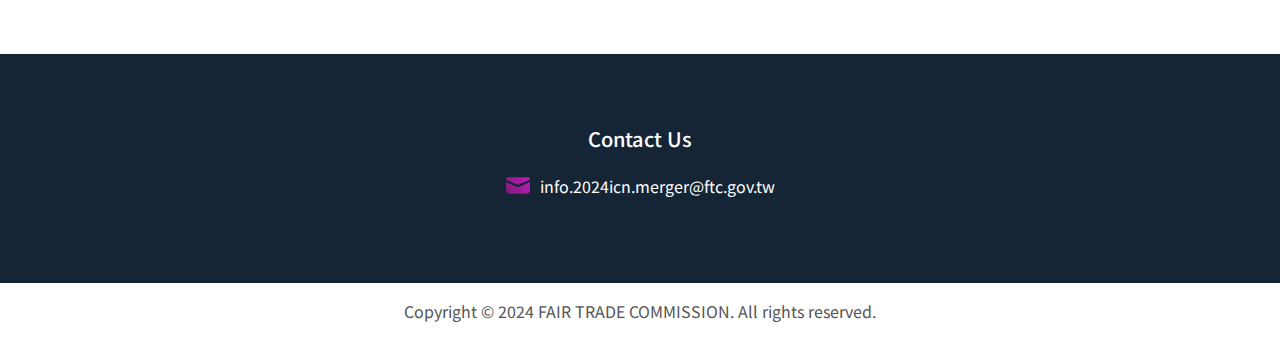
<file: venue.html>
<!-- Header Link -->
<!DOCTYPE html>
<html lang="en" data-theme="light">
<head>
    <meta charset="UTF-8">
    <meta name="viewport" content="width=device-width, initial-scale=1.0">
    <meta http-equiv="X-UA-Compatible" content="ie=edge">
    <title>Venue | ICN Merger Workshop</title>
    <link rel="icon" href="assets/img/faveicon.png" type="image/gif" sizes="16x16">
    <link rel="stylesheet" href="https://cdnjs.cloudflare.com/ajax/libs/font-awesome/4.7.0/css/font-awesome.min.css">
    <link rel="stylesheet" href="assets/css/plugin.css">
    <link rel="stylesheet" href="assets/css/components.css">
    <link rel="stylesheet" href="assets/css/style.css">
</head>

<body>
<!-- Header Section -->
<!-- Header Start Here -->
<header class="header-area header-general">
    <div class="container">
        <div class="header-wrapper header-general-wrapper">
            <div class="logo">
                <a href="index.html">
                    <img src="assets/img/logo/logo.png" alt="logo">
                </a>
            </div>
            <div class="header-wrap ">
                <!-- Menu Start -->
                <div class="main-menu ">
                    <ul>
                        <li><a href="index.html">Home</a></li>
                        <li><a href="agenda.html">Agenda</a></li>
                        <li><a href="venue.html">Venue</a></li>
                        <li><a href="accommodation.html">Accommodation</a></li>
                        <li><a href="events.html">Social Events</a></li>
                        <li><a href="highlight.html">Highlights</a></li>
                        <li><a href="faq.html">FAQ</a></li>
                        <li><a href="login.html"><i class="icofont-user-alt-6"></i></a></li>
                    </ul>
                </div>
                <!-- Menu Start -->
                <div class="header-right">
                    <div class="book-ticket header-account">
                        <a class="btn btn-lg-space btn-bg-g-secondary" href="register.html">Register</a>
                    </div>
                    <div class="hamburger">
                        <div class="plates">
                            <!--  onclick="this.classList.toggle('active')" -->
                            <div class="plate plate5">
                              <svg class="burger" version="1.1" height="100" width="100" viewBox="0 0 100 100">
                                <path class="line line1" d="M 30,35 H 70 " />
                                <path class="line line2" d="M 50,50 H 30 L 34,32" />
                                <path class="line line3" d="M 50,50 H 70 L 66,68" />
                                <path class="line line4" d="M 30,65 H 70 " />
                              </svg>
                              <svg class="x" version="1.1" height="100" width="100" viewBox="0 0 100 100">
                                <path class="line" d="M 34,32 L 66,68" />
                                <path class="line" d="M 66,32 L 34,68" />
                              </svg>
                            </div>
                        </div>
                    </div>
                </div>
            </div>
        </div>
    </div>
</header>
<!-- Header End Here -->

<!-- Banner Area Start Eere -->
<section class="banner-area bg-snow banner-primary">
    <div class="container">
        <div class="banner-content">
            <img class="icn-bn" src="assets/img/bg/icn-title.png" alt="ICN">
            <h3>Venue</h3>
            <!-- <div class="line">
                <span></span>
                <span></span>
                <span></span>
                <span></span>
            </div> -->
        </div>
    </div>
</section>
<!-- Banner Area End Eere -->

<!-- Contact Area Start Here -->
<section class="contact-v1-area py-100">
    <div class="container">
        <div class="contact-v1-info">
            <div class="section-title text-center">
                <p>The Merger Workshop will be held at the Regent Taipei Hotel located at Zhongshan  District  in the heart of Taipei City.</p>
            </div>
            <div class="contact-info-v1-wrapper mb-30"> 
                <div class="single-contact-v1-info" data-aos="fade-up" data-aos-delay="10">
                    <div class="shape">
                        <img src="assets/img/shape/contact-info-v1-shape.png" alt="shape">
                    </div>
                    <h4>Information</h4>
                    <div class="info-option">
                        <a href="#"><i class="icofont-airplane"></i>For guests arriving and departing by air, transfers to and from Taiwan Taoyuan International Airport —a 50-minute journey —can be arranged on request.</a>
                        <a href="#"><i class="icofont-location-pin"></i><div>Regent Taipei Hotel is also conveniently located within walking distance of the Taipei Metro (MRT) <strong>Zhongshan station</strong>.</div></a>
                    </div>
                </div>              
            </div>
            <div class="contact-info-v1-wrapper book-ticket-info">
                <div class="book-ticket header-account">
                    <a class="btn btn-bg-dark" href="https://www.taoyuan-airport.com/transportation?lang=en" target="_blank">Transportation from Taiwan Taoyuan International Airport​</a>
                </div>
                <div class="book-ticket header-account">
                    <a class="btn btn-bg-dark" href="https://web.metro.taipei/img/all/metrotaipeimap.jpg" target="_blank">Route Map of Metro Taipei</a>
                </div>
            </div>
        </div>
        <div class="contact-v1-map">
          <iframe src="https://www.google.com/maps/embed?pb=!1m18!1m12!1m3!1d3614.4076755160154!2d121.52098177537712!3d25.054167977803335!2m3!1f0!2f0!3f0!3m2!1i1024!2i768!4f13.1!3m3!1m2!1s0x3442a968f68729e7%3A0x6e3f6d2374968eaa!2sRegent%20Taipei!5e0!3m2!1sen!2stw!4v1722242628125!5m2!1sen!2stw" allowfullscreen="" loading="lazy"></iframe>​
          <!-- <iframe src="https://www.google.com/maps/embed?pb=!1m18!1m12!1m3!1d269744.41386673896!2d-0.3083068141573981!3d51.52975101504872!2m3!1f0!2f0!3f0!3m2!1i1024!2i768!4f13.1!3m3!1m2!1s0x47d8a00baf21de75%3A0x52963a5addd52a99!2sLondon%2C%20UK!5e0!3m2!1sen!2sbd!4v1628686879151!5m2!1sen!2sbd" allowfullscreen="" loading="lazy"></iframe> -->
        </div>
    </div>
  </section>
  <!-- Contact Area End Here -->

  


<!-- Footer Area Start Here -->
<footer class="primary-footer-area py-70 py-md-40 bg-dark secondary-footer">
    <div class="container">
           <div class="footer-items">
            <div class="footer-contact">
                <h4 class="footer-title">Contact Us</h4>
                <a href="mailto:info.2024icn.merger@ftc.gov.tw"><i class="icofont-ui-message"></i>info.2024icn.merger@ftc.gov.tw</a>
            </div>
           </div>
    </div>
</footer>
<!-- Footer Area End Here -->
<!-- Copy Right Start Here -->
<div class="copyright">
    <p>Copyright © 2024 FAIR TRADE COMMISSION. All rights reserved.​</p>
</div>
<!-- Copy Right End Here --><!-- Footer Area End Here -->
<!-- Footer script-->
<!-- Jquery call here-->
<script src="assets/js/app.min.js"></script>
<!-- custom script call here -->
<script src="assets/js/scripts.js"></script>
</body>
</html>
</file>
<file: assets/css/components.css>
@import url("https://fonts.googleapis.com/css2?family=Noto+Sans+TC:wght@100..900&family=Roboto: ital,wght@0,300;0,400;0,500;0,700;0,900;1,400;1,700&display=swap");
: root {--roboto: "Noto Sans TC", 'Roboto', sans-serif
}
: root {
	--black-bold: 900;
	--extra-bold: 800;
	--bold: 700;
	--semi-bold: 600;
	--medium: 500;
	--light: 300;
	--regular: 400
}
: root {
	--body-clr-txt: #555555;
	--font-clr-txt: #152535;
	--black-txt: #000;
	--white-txt: #fff;
	--gainsboro-txt: #DADADA;
	--snow-txt: #F9F9F9;
	--sky-blue-txt: #00C2FF;
	--radical-red-txt: #FF175C;
	--primary-txt: #223FDC;
	--number-color: rgba(0, 0, 0, 0.02);
	--general-menu-a-color: rgba(255, 255, 255, 0.6);
	--texas-color: rgba(0, 133, 255, 0.4);
	--body-clr-bg: #555555;
	--font-clr-bg: #152535;
	--black-bg: #000;
	--white-bg: #fff;
	--gainsboro-bg: #DADADA;
	--snow-bg: #F9F9F9;
	--primary-bg: #223FDC;
	--radical-red-bg: #FF175C;
	--warning-bg: #FFA100;
	--sky-blue-bg: #00C2FF;
	--w-light: #FAFAFA;
	--dark-btn-hvr-bg: #031120;
	--general-search-input-bg: rgba(255, 255, 255, 0.2);
	--foter-with-shape-bg: #01022C;
	--counter-dot: #0C104E;
	--gallery-v1-img-bg: #010910;
	--share-idea-v2-bg: #FDFDFD;
	--share-idea-v2-shape-bg: #F9F9FC;
	--pricing-tbl-item-bg: #F9F9F9;
	--faq-bg: rgba(218, 218, 218, 0.15);
	--section-title-v2-span-clr: rgba(21, 37, 53, 0.02);
	--body-clr-bdr: #555555;
	--font-clr-bdr: #152535;
	--black-bdr: #000;
	--white-bdr: #fff;
	--gainsboro-bdr: #DADADA;
	--snow-bdr: #F9F9F9;
	--primary-bdr: #223FDC;
	--radical-red-bdr: #FF175C;
	--warning-bdr: #FFA100;
	--whisper-bdr: #EEEEEE;
	--sky-blue-bdr: #00C2FF;
	--news-v1-border: rgba(255, 23, 92, 0.15);
	--mega-menu-bg: rgba(255, 255, 255, 0.7);
	--transprent-megamenu-bg: rgba(0, 22, 147, 0.7);
	--transprent-hdr-search-bg: rgba(21, 37, 53, 0.7);
	--subscribe-input-bg: rgba(255, 255, 255, 0.1);
	--popup-vdo-icn-bg: rgba(0, 3, 17, 0.3);
	--visitor-image-bg: rgba(21, 37, 53, 0.8);
	--faq-shadow: rgba(0, 0, 0, 0.07);
	--v1-color: rgba(0, 0, 0, 0.02);
	--gradient-primary: linear-gradient(53.28deg, #223FDC 4.8%, #FF175C 86.91%);
	--gradient-secondary: linear-gradient(53.28deg, #FFA100 4.8%, #FF175C 86.91%);
	--general-submenu-bg: linear-gradient(0deg, #FF6B17 0%, rgba(255, 23, 92, 0) 100%);
	--general-megamenu-bg: linear-gradient(53.28deg, rgba(255, 161, 0, 0.8) 4.8%, rgba(255, 23, 92, 0.8) 86.91%);
	--transprent-submenu-bg: linear-gradient(0deg, #0085FF 0%, rgba(0, 27, 173, 0) 100%);
	--about-socail-bg: linear-gradient(189.76deg, #FF175C 7.34%, rgba(255, 23, 92, 0) 69.75%);
	--news-hover: linear-gradient(53.28deg, rgba(255, 161, 0, 0.03) 4.8%, rgba(255, 23, 92, 0.03) 86.91%);
	--inner-page-v1-register-from-bg: linear-gradient(53.28deg, rgba(255, 161, 0, 0.7) 4.8%, rgba(255, 23, 92, 0.7) 86.91%);
	--landing-gallery-overlay: linear-gradient(0deg, #FF6B17 0%, rgba(255, 23, 92, 0) 100%);
	--gradient-primary-btn: linear-gradient(to right, #7A1D76, #bc19b4);
	--gradient-secondary-btn: linear-gradient(to right, #7A1D76, #bc19b4);
	--header-v1-sdo: rgba(0, 0, 0, 0.05);
	--landing-v2-hero-bg: #001BAD;
	--landing-v2-section-bg-1: #001693;
	--landing-v2-section-bg-2: #011583;
	--landing-v2-about-overlay: linear-gradient(180deg, #FF175C 0%, rgba(0, 27, 173, 0) 100%);
	--l-schedule-btn-bg: linear-gradient(55.1deg, #223FDC -11.85%, #FF175C 124.23%);
	--nav-button-bg: #001693;
	--news-overlay: linear-gradient(55.1deg, rgba(34, 63, 220, 0.7) -11.85%, rgba(255, 23, 92, 0.7) 124.23%);
	--show-pagees-bg: #060F3A;
	--demo-section-span: rgba(18, 19, 20, 0.03)
}
: root {
	--text-12: 12px;
	--text-13: 13px;
	--text-15: 15px;
	--text-16: 16px;
	--text-17: 17px;
	--text-18: 18px;
	--text-19: 19px;
	--text-20: 20px;
	--text-24: 24px;
	--text-30: 30px;
	--text-48: 48px;
	--text-90: 90px
}
: root {
	--ease-in: .3s ease-in;
	--ease-in-out: .3s ease-in-out
}
: root {
	--container: 1575px
}
@media screen and (max-width: 1600px) {
	: root {
	--container: 1400px
}
}@media screen and (max-width: 1390px) {
	: root {
	--container: 1140px
}
}@media screen and (max-width: 991px) {
	: root {
	--container: 960px
}
}@media screen and (max-width: 767px) {
	: root {
	--container: 720px
}
}@media screen and (max-width: 575px) {
	: root {
	--container: 540px
}
}* {
	box-sizing: border-box
}
html,body,div,span,applet,object,iframe,h1,h2,h3,h4,h5,h6,p,blockquote,pre,a,abbr,acronym,address,big,cite,code,del,dfn,em,img,ins,kbd,q,s,samp,small,strike,strong,sub,sup,tt,var,b,u,i,center,dl,dt,dd,ol,ul,li,fieldset,form,label,legend,table,caption,tbody,tfoot,thead,tr,th,td,article,aside,canvas,details,embed,figure,figcaption,footer,header,hgroup,menu,nav,output,ruby,section,summary,time,mark,audio,video {
	margin: 0;
	padding: 0;
	border: 0;
	font-size: 100%;
	box-sizing: border-box
}
article,aside,details,figcaption,figure,footer,header,hgroup,menu,nav,section {
	display: block
}
a,ol,ul {
	list-style: none;
	list-style-type: none;
	text-decoration: none
}
blockquote,q {
	quotes: none
}
blockquote: before,blockquote: after,q: before,q: after {
	content: '';
	content: none
}
img {
	max-width: 100%;
	vertical-align: middle
}
h1,h2,h3,h4,h5,h6 {
	font-family: var(--roboto);
	line-height: 1.5;
	color: var(--font-clr-txt)
}
h1 {
	font-size: 48px;
	font-weight: 700
}
h2 {
	font-size: 36px
}
h3 {
	font-size: 30px
}
h4 {
	font-size: 24px
}
h5 {
	font-size: 20px
}
h6 {
	font-size: 18px
}
p {
	line-height: 1.5;
	font-weight: 400;
	font-size: 16px;
	margin: 0;
	padding: 0
}
a: hover {
	text-decoration: none
}
body {
	font-family: var(--roboto);
	color: var(--body-clr-txt);
	position: relative
}
body: : -webkit-scrollbar {
	width: 6px
}
body: : -webkit-scrollbar-track {
	background-color: var(--gainsboro-bg)
}
body: : -webkit-scrollbar-thumb {
	background: var(--gradient-primary)
}
body: : after {
	position: absolute;
	content: "";
	top: 0;
	left: 0;
	height: 100%;
	width: 100%;
	background: rgba(255,255,255,0.1);
	z-index: 9;
	opacity: 0;
	visibility: hidden;
	transition: backdrop-filter 0.4s;
	backdrop-filter: blur(10px) opacity(0);
	transition: all .4s ease-in-out
}
body.overlay {
	overflow: hidden !important;
	transition: all .4s ease-in-out
}
body.overlay: after {
	opacity: 1;
	visibility: visible;
	backdrop-filter: blur(10px) opacity(1)
}
@media (min-width: 1400px) {
	.container,.container-lg,.container-md,.container-sm,.container-xl,.container-xxl {
	max-width: var(--container)
}
}svg {
	max-height: 50px;
	max-width: 50px
}
svg path.svg-theme {
	fill: var(--theme-color)
}
button {
	background-color: transparent;
	border: none;
	border-radius: 0px
}
button: focus {
	outline: 0;
	box-shadow: none
}
.btn {
	font-size: 18px;
	font-weight: 400;
    letter-spacing: 2px;
	line-height: 1.5;
	color: var(--white-txt);
	display: inline-flex;
	align-items: center;
	justify-content: center;
	border-radius: 5px;
	background: var(--font-clr-bg);
	transition: var(--ease-in-out);
	position: relative;
	z-index: 9
}
.btn: hover {
	background-color: var(--dark-btn-hvr-bg);
	color: #fff
}
.btn: focus {
	outline: 0;
	box-shadow: none
}
.btn i {
	font-size: 20px;
	margin-left: 5px
}
.btn-lg-space {
	padding: 13px 28px
}
.btn-md-space {
	padding: 13px 28px
}
.btn-sm-space {
	padding: 10px 18px;
    font-size: 14px
}
.btn-txt-dark {
	color: var(--font-clr-txt)
}
.btn-txt-whit {
	color: var(--white-txt)
}
.btn-bg-dark {
	background-color: var(--font-clr-bg)
}
.btn-bg-g-primary {
	background: var(--gradient-primary-btn);
	background-size: 200%
}
.btn-bg-g-primary: hover {
	background-position: right
}
.btn-bg-g-secondary {
	background: var(--gradient-secondary-btn);
	background-size: 200%;
	background-position: right
}
.btn-bg-g-secondary: hover {
	background-position: left
}
.b-r-0 {
	border-radius: 0
}
@media screen and (max-width: 767px) {
	.btn-lg-space {
	padding: 7px 15px
}
.btn {
	font-size: 16px
}
.btn-md-space {
	padding: 12px 15px
}
}
</file>
<file: assets/css/style.css>
/*------------------------------------------------------------------
Project: Evenxo – Multipurpose Event & Conference HTML Template
Build:     Bootstrap v5
Author:    Electron Themes
Author URL: https://www.electrontheme.com
version:1.0.0

Table of Content
---------------------->
1.Abstracts
==============
1.1-> variable
1.2-> mixin
1.3-> common

============
2.Header
============
2.1->header-general
2.2->header-primary
2.3-> header-secondary
2.4->header-transprent 
short-code
----------
 2.1.1->main-menu
 2.1.2->search-popup

============
3.Footer
============
3.1->primary-footer
3.2->secondary-footer
3.3->footer-with-shape
3.4->footer-with-bg

=========
4.Comon Section
==========

//without homepage all page banner same design//
4.1->banner

4.2-> Counter
-------------->
4.2.1->counter-primary
4.2.2-> counter-secondery

4.3-> Subscribe
---------------->
4.3.1->subscribe
4.3.2->primary-subscribe

4.4 section tile
------------------->
4.4.1->section-title
4.4.2->section-title-v2
4.4.3->section-title-v3
4.4.4->section-title-v4

4.5.preloader

============
5.About
============
5.1->about-us-v1-partner
5.2->about-us-v2-team
short code
-----------
5.2.1->about-us-v1-team

=============
6.Event
=============
6.1->event-v1
6.2->event-v2

==============
7.Pricing Plan
==============
7.1->pricing-v1-table
7.2->pricing-v2-table

===============
8.Event Schedule
===============
8.1->event-v1
8.2->event-v2

=========
9.Speaker
=========
9.1->speaeker-v1
9.2->speaeker-v2

=========
10.Speaker Details
=========
10.1->speaker-details-v1
10.2->speaker-details-v2

=========
11.Gallery
=========
11.1->gallery-v1
11.2->gallery-v2

============
12.sponsor
============
12.1->sponsor-v1
12.2->sponsor-v2
short code
-----------
12.1.1->speacial-sponsor

=========
13.News
=========
13.1->news-v1
13.2->news-v2

===========
14.News Details
===========
14.1->news-details-v1
14.2->news-details-v2

========
15.Faq
========
15.1->faq-v1
15.2->faq-v2

==========
16.Contact
==========
16.1->contact-v1
16.2->contact-v2

17.login

18.register

====================
19.Landing Page
====================

19.1 Landing page version one
-------------------------------
19.1.1->landing-page-v1-hero
19.1.2->landing-page-v1-about
19.1.3->landing-v1-schedule
19.1.4->landing-v1-speaker
19.1.5->landing-v1-pricing
19.1.6->landing-v1-gallery
19.1.7->landing-v1-sponsor
19.1.8->landing-v1-story
19.1.9->landing-v1-query
19.1.10->landing-v1-contact

19.2 Landing page version Two
-------------------------------
19.2.1->landing-v2-hero
19.2.2->landing-v2-about
19.2.3->landing-v2-schedule
19.2.4->landing-v2-gallery
19.2.5->landing-v2-speaker
19.2.6->landing-v2-pricing
19.2.7->landing-v2-news
19.2.8->landing-v2-sponsor
19.2.9->landing-v2-newsletter

=============
20.Home Page
=============
20.1->home-v1-hero
20.2->home-v2-hero

-------------------------------------------------------------------*/
:root {
  --roboto: "Noto Sans TC","Roboto", sans-serif;
}
:root {
  --black-bold: 900;
  --extra-bold: 800;
  --bold: 700;
  --semi-bold: 600;
  --medium: 500;
  --light: 300;
  --regular: 400;
}
:root {
  --body-clr-txt: #555555;
  --font-clr-txt: #152535;
  --black-txt: #000;
  --white-txt: #fff;
  --gainsboro-txt: #dadada;
  --snow-txt: #f9f9f9;
  --sky-blue-txt: #7A1D76;
  --radical-red-txt: #e4b502;
  --primary-txt: #bc19b4;
  --number-color: rgba(0, 0, 0, 0.02);
  --general-menu-a-color: rgba(255, 255, 255, 0.6);
  --texas-color: rgba(0, 133, 255, 0.4);
  --body-clr-bg: #555555;
  --font-clr-bg: #152535;
  --black-bg: #000;
  --white-bg: #fff;
  --gainsboro-bg: #dadada;
  --snow-bg: #f9f9f9;
  --primary-bg: #bc19b4;
  --radical-red-bg: #bc19b4;
  --warning-bg: #ffa100;
  --sky-blue-bg: #00c2ff;
  --w-light: #f2f1f1;
  --dark-btn-hvr-bg: #031120;
  --general-search-input-bg: rgba(255, 255, 255, 0.2);
  --foter-with-shape-bg: #01022c;
  --counter-dot: #0c104e;
  --gallery-v1-img-bg: #010910;
  --share-idea-v2-bg: #fdfdfd;
  --share-idea-v2-shape-bg: #f9f9fc;
  --pricing-tbl-item-bg: #f9f9f9;
  --faq-bg: rgba(218, 218, 218, 0.15);
  --section-title-v2-span-clr: rgba(21, 37, 53, 0.02);
  --body-clr-bdr: #555555;
  --font-clr-bdr: #152535;    
  --black-bdr: #000;
  --white-bdr: #fff;
  --gainsboro-bdr: #dadada;
  --snow-bdr: #f9f9f9;
  --primary-bdr: #223fdc;
  --radical-red-bdr: #7A1D76;
  --warning-bdr: #ffa100;
  --whisper-bdr: #eeeeee;
  --sky-blue-bdr: #00c2ff;
  --news-v1-border: rgba(255, 23, 92, 0.15);
  --mega-menu-bg: rgba(255, 255, 255, 0.7);
  --transprent-megamenu-bg: rgba(0, 22, 147, 0.7);
  --transprent-hdr-search-bg: rgba(21, 37, 53, 0.7);
  --subscribe-input-bg: rgba(255, 255, 255, 0.1);
  --popup-vdo-icn-bg: rgba(0, 3, 17, 0.3);
  --visitor-image-bg: rgba(21, 37, 53, 0.8);
  --faq-shadow: rgba(0, 0, 0, 0.07);
  --v1-color: rgba(0, 0, 0, 0.02);
  --gradient-primary: linear-gradient(53.28deg, #7A1D76 4.8%, #bc19b4 86.91%);
  --gradient-secondary: linear-gradient(53.28deg, #7A1D76 4.8%, #bc19b4 86.91%);
  --general-submenu-bg: linear-gradient(
    0deg,
    #7A1D76 0%,
    rgba(255, 23, 92, 0) 100%
  );
  --general-megamenu-bg: linear-gradient(
    53.28deg,
    #bc19b4 4.8%,
    #7A1D76 86.91%
  );
  --transprent-submenu-bg: linear-gradient(
    0deg,
    #7A1D76 0%,
    rgba(0, 27, 173, 0) 100%
  );
  --about-socail-bg: linear-gradient(
    189.76deg,
    #bc19b4 7.34%,
    rgba(255, 23, 92, 0) 69.75%
  );
  --news-hover: linear-gradient(
    53.28deg,
    rgba(255, 161, 0, 0.03) 4.8%,
    rgba(255, 23, 92, 0.03) 86.91%
  );
  --inner-page-v1-register-from-bg: linear-gradient(
    53.28deg,
    rgba(255, 161, 0, 0.7) 4.8%,
    rgba(255, 23, 92, 0.7) 86.91%
  );
  --landing-gallery-overlay: linear-gradient(
    0deg,
    #ff6b17 0%,
    rgba(255, 23, 92, 0) 100%
  );
  --gradient-primary-btn: linear-gradient(to right, #7A1D76, #bc19b4);
  --gradient-secondary-btn: linear-gradient(
    to right,
    #7A1D76, #bc19b4
  );
  --header-v1-sdo: rgba(0, 0, 0, 0.05);
  --landing-v2-hero-bg: #001bad;
  --landing-v2-section-bg-1: #001693;
  --landing-v2-section-bg-2: #011583;
  --landing-v2-about-overlay: linear-gradient(
    180deg,
    #ff175c 0%,
    rgba(0, 27, 173, 0) 100%
  );
  --l-schedule-btn-bg: linear-gradient(
    55.1deg,
    #223fdc -11.85%,
    #ff175c 124.23%
  );
  --nav-button-bg: #001693;
  --news-overlay: linear-gradient(
    55.1deg,
    rgba(34, 63, 220, 0.7) -11.85%,
    rgba(255, 23, 92, 0.7) 124.23%
  );
  --show-pagees-bg: #060f3a;
  --demo-section-span: rgba(18, 19, 20, 0.03);
}
:root {
  --text-12: 12px;
  --text-13: 13px;
  --text-15: 15px;
  --text-16: 16px;
  --text-17: 17px;
  --text-18: 18px;
  --text-19: 19px;
  --text-20: 20px;
  --text-24: 24px;
  --text-30: 30px;
  --text-48: 48px;
  --text-90: 90px;
}
:root {
  --ease-in: 0.3s ease-in;
  --ease-in-out: 0.3s ease-in-out;
}
:root {
  --container: 1575px;
}
@media screen and (max-width: 1600px) {
  :root {
    --container: 1400px;
  }
}
@media screen and (max-width: 1390px) {
  :root {
    --container: 1140px;
  }
}
@media screen and (max-width: 991px) {
  :root {
    --container: 960px;
  }
}
@media screen and (max-width: 767px) {
  :root {
    --container: 720px;
  }
}
@media screen and (max-width: 575px) {
  :root {
    --container: 540px;
  }
}
*::-moz-placeholder {
  color: var(--body-color);
  opacity: 1;
}
*::placeholder {
  color: var(--body-color);
  opacity: 1;
}
.py-100 {
  padding: 100px 0px;
}
.py-50 {
  padding: 50px 0px;
}
.pt-100 {
  padding-top: 100px;
}
.pb-100 {
  padding-bottom: 100px;
}
.py-70 {
  padding: 70px 0px;
}
.pb-50 {
  padding-bottom: 50px;
}
.pt-50 {
  padding-top: 50px;
}
.mb-40 {
  margin-bottom: 40px;
}
.mb-20 {
  margin-bottom: 20px !important;
}
.mb-30 {
  margin-bottom: 30px !important;
}
.mb-10 {
  margin-bottom: 10px;
}
.m-0 {
  margin: 0;
}
.pb-0 {
  padding-bottom: 0 !important;
}
.s-py-100 {
  padding: 100px 0px;
}
.s-py-50 {
  padding: 50px 0px;
}
.s-py-t-100-b-50 {
  padding: 100px 0px 50px 0px;
}
.s-py-t-50-b-100 {
  padding: 50px 0px 100px 0px;
}
.s-pt-50 {
  padding-top: 50px;
}
.s-pb-50 {
  padding-bottom: 50px;
}
.s-pt-100 {
  padding-top: 100px;
}
.s-pb-100 {
  padding-bottom: 100px;
}
.s-py-70 {
  padding: 70px 0px;
}
.bg-snow {
  /* background: var(--snow-bg); */
  background-image: url(../img/thumb/bg-snow.jpg);
}
.bg-dark {
  background: var(--font-clr-bg) !important;
}
.blue-bg-1 {
  background-color: var(--landing-v2-section-bg-1);
}
.blue-bg-2 {
  background-color: var(--landing-v2-section-bg-2);
}
@keyframes trangle {
  from {
    transform: scale(1);
    transition: all 0.5s ease-in-out;
  }
  to {
    transform: scale(1.5);
    opacity: 0;
  }
}
@keyframes play_button {
  0% {
    transform: scale(0.5);
  }
  50% {
    opacity: 0.5;
  }
  100% {
    transform: scale(2.5);
    opacity: 0;
  }
}
@keyframes rotate {
  to {
    transform: rotate(360deg);
  }
  from {
    transform: rotate(0deg);
  }
}
@media screen and (max-width: 1199px) {
  .mb-xl-20 {
    margin-bottom: 20px;
  }
}
@media screen and (max-width: 991px) {
  .py-lg-70 {
    padding: 70px 0px;
  }
  .py-lg-35 {
    padding: 35px 0px;
  }
  .pt-lg-70 {
    padding-top: 70px;
  }
  .pb-lg-70 {
    padding-bottom: 70px;
  }
  .pb-lg-35 {
    padding-bottom: 35px;
  }
  .mb-lg-20 {
    margin-bottom: 20px !important;
  }
  .mb-lg-30 {
    margin-bottom: 30px !important;
  }
  .s-py-100 {
    padding: 70px 0px;
  }
  .s-py-50 {
    padding: 35px 0px;
  }
  .s-py-t-100-b-50 {
    padding: 70px 0px 35px 0px;
  }
  .s-py-t-50-b-100 {
    padding: 35px 0px 70px 0px;
  }
  .s-pt-50 {
    padding-top: 35px;
  }
  .s-pb-50 {
    padding-bottom: 35px;
  }
  .s-pt-100 {
    padding-top: 70px;
  }
  .s-pb-100 {
    padding-bottom: 70px;
  }
}
@media screen and (max-width: 767px) {
  .py-md-50 {
    padding: 50px 0px;
  }
  .py-md-25 {
    padding: 25px 0px;
  }
  .pt-md-50 {
    padding-top: 50px;
  }
  .pb-md-50 {
    padding-bottom: 50px;
  }
  .pb-md-25 {
    padding-bottom: 25px;
  }
  .py-md-40 {
    padding: 40px 0px;
  }
  .mb-md-20 {
    margin-bottom: 20px !important;
  }
  .pt-lg-30 {
    padding-top: 30px;
  }
  .s-py-100 {
    padding: 50px 0px;
  }
  .s-pt-50 {
    padding-top: 25px;
  }
  .s-py-50 {
    padding: 25px 0px;
  }
  .s-py-t-100-b-50 {
    padding: 50px 0px 25px 0px;
  }
  .s-py-t-50-b-100 {
    padding: 25px 0px 50px 0px;
  }
  .s-pb-50 {
    padding-bottom: 25px;
  }
  .s-pt-100 {
    padding-top: 50px;
  }
  .s-py-70 {
    padding: 50px 0px;
  }
  .s-pb-100 {
    padding-bottom: 50px;
  }
}
@media screen and (max-width: 575px) {
  .d-sm-none {
    display: none;
  }
  .mb-sm-20 {
    margin-bottom: 20px;
  }
}
.dropdown {
  position: relative;
}
.main-menu {
  margin-right: 30px;
}
.main-menu ul li {
  display: inline-block;
  margin-left: 50px;
}
.main-menu ul li:first-child {
  margin-left: 0;
}
.main-menu ul li:hover > a {
  background: var(--gradient-secondary);
  -webkit-background-clip: text;
  -webkit-text-fill-color: transparent;
}
.main-menu ul li:hover > a::before {
  left: 0;
  right: auto;
  width: 100%;
}
.main-menu ul li:hover > a i {
  background: var(--gradient-secondary);
  -webkit-background-clip: text;
  -webkit-text-fill-color: transparent;
}
.main-menu ul li:hover .sub-menu,
.main-menu ul li:hover .mega-menu {
  clip-path: polygon(0 0, 200% 0, 200% 200%, 0 200%);
}
.main-menu ul li a {
  display: flex;
  align-items: center;
  padding: 35px 0px;
  line-height: 1;
  font-size: 18px;
  font-weight: 400;
  color: var(--font-clr-txt);
  position: relative;
  transition: var(--ease-in-out);
  transition: all 0.3s ease-in-out;
}
.main-menu ul li a::before {
  position: absolute;
  content: "";
  width: 0%;
  height: 1px;
  background: var(--radical-red-bdr);
  bottom: 0;
  right: 0;
  transition: var(--ease-in-out);
}
.main-menu ul li a i {
  margin-left: 5px;
  transition: all 0.3s ease-in-out;
}
.main-menu ul li .sub-menu {
  position: absolute;
  min-width: 200px;
  background-color: var(--white-bg);
  box-shadow: 0px 10px 40px var(--header-v1-sdo);
  left: 0;
  top: 100%;
  z-index: 99999;
  clip-path: polygon(0 0, 100% 0, 100% 0, 0 0);
  transition: var(--ease-in-out);
}
.main-menu ul li .sub-menu li {
  margin: 0;
  display: block;
  border-bottom: 1px solid var(--whisper-bdr);
}
.main-menu ul li .sub-menu li:last-child {
  border-bottom: none;
}
.main-menu ul li .sub-menu li a {
  padding: 15px 0px 15px 30px;
  position: relative;
  z-index: 1;
}
.main-menu ul li .sub-menu li a::before {
  background: var(--gradient-secondary);
  width: 0%;
  height: 100%;
  top: 0;
  right: 0;
  position: absolute;
  content: "";
  z-index: -1;
  opacity: 0;
}
.main-menu ul li .sub-menu li a:hover:before {
  right: auto;
  left: 0;
  opacity: 1;
  width: 100%;
}
.main-menu ul li .sub-menu li a:hover {
  color: var(--white-txt);
  background: unset;
  -webkit-background-clip: unset;
  -webkit-text-fill-color: unset;
}
.mega-menu {
  position: absolute;
  background: var(--mega-menu-bg);
  backdrop-filter: blur(10px);
  width: 100%;
  top: 100%;
  left: 0;
  display: flex;
  justify-content: space-between;
  padding: 40px 100px;
  z-index: 99999;
  clip-path: polygon(0 0, 100% 0, 100% 0, 0 0);
  transition: var(--ease-in-out);
}
.mega-menu .single-menu .title {
  margin-bottom: 10px;
}
.mega-menu .single-menu .title h6 {
  line-height: 1;
  font-weight: 500;
}
.mega-menu .single-menu .title h6 i {
  transition: all 0.3s ease-in-out;
  display: none;
}
.mega-menu .single-menu .menu ul {
  position: relative;
}
.mega-menu .single-menu .menu ul::before {
  position: absolute;
  content: "";
  width: 1px;
  height: calc(100% + 28px);
  background-color: var(--gainsboro-bdr);
  left: -20px;
  top: -28px;
}
.mega-menu .single-menu .menu ul li {
  display: block;
  margin: 0;
}
.mega-menu .single-menu .menu ul li a {
  display: block;
  padding: 0px 0px 10px 0px;
  transition: all 0.4s ease-in-out;
  padding: 10px 0px;
  font-size: 16px;
}
.mega-menu .single-menu .menu ul li a::before {
  display: none;
}
.mega-menu .single-menu .menu ul li a:hover {
  background: var(--gradient-secondary);
  -webkit-background-clip: text;
  -webkit-text-fill-color: transparent;
  transform: translateX(5px);
}
.mega-menu-bdr {
  border-width: 0px 1px 1px 1px;
  border-style: solid;
  border-color: var(--gainsboro-bdr);
  backdrop-filter: unset;
  background-color: var(--white-bg);
}
.hamburger {
  width: 60px;
  height: 60px;
  margin-left: 10px;
  display: none;
}
.hamburger svg {
  max-height: 60px;
  position: absolute;
  max-width: 60px;
}
.hamburger .burger {
  /* filter: url(#gooeyness); */
}
.hamburger .x {
  transform: scale(0);
  transition: transform 400ms;
}
.hamburger .line {
  fill: none;
  stroke: #000;
  stroke-width: 4.2px;
  stroke-linecap: square;
  stroke-linejoin: round;
  transform-origin: 0;
  transition: stroke-dasharray 500ms 200ms, stroke-dashoffset 500ms 200ms,
    transform 500ms 200ms;
}
.hamburger .x .line {
  stroke-width: 5px;
}
.hamburger .plate5 .line {
  transition: stroke-dasharray 400ms 100ms, stroke-dashoffset 400ms 100ms,
    transform 400ms 100ms;
}
.hamburger .plate5 .line1 {
  stroke-dasharray: 40 40;
}
.hamburger .plate5 .line2 {
  stroke-dasharray: 21 39;
}
.hamburger .plate5 .line3 {
  stroke-dasharray: 21 39;
}
.hamburger .plate5 .line4 {
  stroke-dasharray: 40 40;
}
.hamburger .plate5 .x {
  transition: transform 400ms 50ms;
}
.hamburger .active.plate5 .line {
  transition: stroke-dasharray 400ms, stroke-dashoffset 400ms, transform 400ms;
}
.hamburger .active.plate5 .line1 {
  stroke-dasharray: 1 40;
  stroke-dashoffset: -33px;
}
.hamburger .active.plate5 .line2 {
  stroke-dasharray: 5 39;
  stroke-dashoffset: -37px;
}
.hamburger .active.plate5 .line3 {
  stroke-dasharray: 5 39;
  stroke-dashoffset: -37px;
}
.hamburger .active.plate5 .line4 {
  stroke-dasharray: 1 40;
  stroke-dashoffset: -33px;
}
.hamburger .active.plate5 .x {
  transition: transform 400ms 50ms;
  transform: scale(1);
}
@media screen and (max-width: 1600px) {
  .main-menu ul li {
    display: inline-block;
    margin-left: 30px;
  }
}
@media screen and (max-width: 1350px) {
  .hamburger {
    display: block;
  }
  .main-menu {
    position: absolute;
    width: 100%;
    left: 0;
    background: var(--white-bg);
    right: 0;
    top: 100%;
    display: flex;
    align-items: center;
    justify-content: center;
    border-width: 1px;
    border-top-style: solid;
    border-image: linear-gradient(45deg, #ffa100, #ff175c) 10;
    opacity: 0;
    visibility: hidden;
    transform: translateY(20px);
    z-index: 99999;
    transition: all 0.4s ease-in-out;
  }
  .main-menu.active {
    opacity: 1;
    visibility: visible;
    transform: translateY(0px);
  }
  .main-menu ul li a {
    padding: 25px 0px;
  }
}
@media screen and (max-width: 991px) {
  .main-menu {
    height: calc(100vh - 90px);
    overflow-y: auto;
    justify-content: flex-start;
    align-items: flex-start;
    margin-right: 0;
  }
  .main-menu ul {
    width: 100%;
  }
  .main-menu ul li {
    display: block;
    margin-left: 0;
  }
  .main-menu ul li a {
    padding: 15px 20px;
    display: block;
    color: var(--font-clr-txt);
    border-bottom: 1px solid var(--gainsboro-bdr);
    display: flex;
    justify-content: space-between;
  }
  .main-menu ul li a::before {
    display: none;
  }
  .main-menu ul li:hover > a i {
    background: unset;
    -webkit-background-clip: unset;
    -webkit-text-fill-color: unset;
  }
  .main-menu ul li:hover .sub-menu,
  .main-menu ul li:hover .mega-menu {
    clip-path: polygon(0 0, 200% 0, 200% 200%, 0 200%);
  }
  .main-menu ul li.active > a i {
    background: var(--gradient-secondary);
    -webkit-background-clip: text;
    -webkit-text-fill-color: transparent;
    transform: rotate(-180deg);
  }
  .main-menu ul li.active .sub-menu {
    height: 100%;
    clip-path: polygon(0 0, 200% 0, 200% 200%, 0 200%);
    opacity: 1;
    visibility: visible;
  }
  .main-menu ul li.active .mega-menu {
    height: 100%;
    opacity: 1;
    visibility: visible;
    clip-path: polygon(0 0, 200% 0, 200% 200%, 0 200%);
    display: block;
  }
  .main-menu ul li .sub-menu {
    position: unset;
    height: 0;
    transition: all 0s ease-in-out;
    box-shadow: none;
    visibility: hidden;
    clip-path: polygon(0 0, 200% 0, 200% 200%, 0 200%);
  }
  .main-menu ul li .sub-menu li {
    border-bottom: none;
  }
  .main-menu ul li .sub-menu li a {
    padding: 15px 30px;
  }
  .main-menu ul li .sub-menu li a:hover {
    color: unset;
    background: var(--gradient-secondary);
    -webkit-background-clip: text;
    -webkit-text-fill-color: transparent;
  }
  .mega-menu {
    position: unset;
    padding: 0px 40px;
    flex-direction: column;
    box-shadow: none;
    opacity: 0;
    visibility: hidden;
    height: 0;
    display: none;
    clip-path: polygon(0 0, 200% 0, 200% 200%, 0 200%);
  }
  .mega-menu .single-menu .title {
    padding: 15px 0px;
    margin-bottom: 0;
    border-bottom: 1px solid var(--gainsboro-bdr);
  }
  .mega-menu .single-menu .title h6 {
    font-weight: 400;
    display: flex;
    align-items: center;
    justify-content: space-between;
  }
  .mega-menu .single-menu .title h6 i {
    display: block;
  }
  .mega-menu .single-menu .title.active h6 i {
    background: var(--gradient-secondary);
    -webkit-background-clip: text;
    -webkit-text-fill-color: transparent;
    transform: rotate(-180deg);
  }
  .mega-menu .single-menu .menu {
    display: none;
  }
  .mega-menu .single-menu .menu.active {
    display: block;
  }
  .mega-menu .single-menu .menu ul::before {
    display: none;
  }
  .mega-menu .single-menu .menu ul li a {
    padding-left: 10px;
  }
  .mega-menu .single-menu .menu ul li a:hover {
    transform: translateX(0px);
  }
}
@media screen and (max-width: 767px) {
  .main-menu {
    height: calc(100vh - 70px);
  }
  .main-menu ul li a {
    font-size: 16px;
  }
}
@media screen and (max-width: 575px) {
  .main-menu ul li a {
    font-size: 16px;
  }
  .mega-menu .single-menu .title h6 {
    font-size: 16px;
  }
}
.search-popup-wrapper {
  background: rgba(255, 255, 255, 0.7);
  backdrop-filter: blur(40px);
  position: fixed;
  top: 0;
  left: 0;
  width: 100%;
  height: 100vh;
  z-index: 999999;
  opacity: 0;
  visibility: hidden;
  transition: all 0.3s ease-in-out;
}
.search-popup-wrapper.active {
  opacity: 1;
  visibility: visible;
}
.search-popup-wrapper.active .search-popup-close::before {
  clip-path: circle(100% at 100% 0);
}
.search-popup-close {
  position: fixed;
  top: 0;
  right: 0;
  z-index: 99999;
  border-radius: 0px 0px 0px 100px;
  width: 135px;
  height: 135px;
  display: flex;
  align-items: center;
  justify-content: center;
}
.search-popup-close::before {
  position: absolute;
  content: "";
  width: 100%;
  height: 100%;
  background: var(--gradient-secondary);
  border-radius: 0px 0px 0px 100px;
  z-index: -1;
  clip-path: circle(0% at 100% 0);
  transition: all 0.5s ease-in-out;
}
.search-popup-close button {
  position: relative;
  z-index: 9;
  color: var(--white-txt);
  font-size: 30px;
  padding-bottom: 30px;
  padding-left: 30px;
}
.search-popup {
  max-width: 800px;
  margin: 50px auto 0;
}
.search-popup-title {
  max-width: 700px;
  margin: 0px auto 50px;
}
.search-popup-title h2 {
  line-height: 1;
  margin-bottom: 15px;
  font-weight: 900;
}
.search-popup-title span {
  font-size: 20px;
  font-weight: 400;
  background: var(--gradient-secondary);
  -webkit-background-clip: text;
  -webkit-text-fill-color: transparent;
}
.search-popup-input {
  position: relative;
  margin-bottom: 10px;
}
.search-popup-input input {
  width: 100%;
  height: 80px;
  background: var(--white-bg);
  box-shadow: 0px 10px 40px var(--header-v1-sdo);
  border: none;
  outline: none;
  padding: 40px 70px;
  color: var(--font-clr-txt);
  font-size: 18px;
}
.search-popup-input button {
  position: absolute;
  width: 100px;
  height: 100%;
  display: flex;
  align-items: center;
  justify-content: center;
  color: var(--white-txt);
  top: 0;
  right: 0;
  font-size: 20px;
  transition: all 0.4s ease-in-out;
}
.search-popup-list {
  background: var(--white-bg);
  box-shadow: 0px 10px 40px var(--header-v1-sdo);
  padding: 60px 20px 60px 70px;
}
.search-popup-list h4 {
  line-height: 1;
  margin-bottom: 30px;
}
.search-popup-list ul {
  height: calc(100vh - 500px);
  overflow-y: auto;
}
.search-popup-list ul::-webkit-scrollbar {
  width: 5px;
}
.search-popup-list ul::-webkit-scrollbar-track {
  background-color: var(--gainsboro-bg);
  border-radius: 10px;
}
.search-popup-list ul::-webkit-scrollbar-thumb {
  background: var(--gradient-secondary);
  border-radius: 10px;
}
.search-popup-list ul li {
  padding-right: 140px;
  margin-bottom: 40px;
}
.search-popup-list ul li:last-child {
  margin-bottom: 0;
}
.search-popup-list ul li a {
  font-size: 20px;
  line-height: 1.5;
  color: var(--font-clr-txt);
  text-decoration: underline;
  text-decoration-color: transparent;
  transition: all 0.3s ease-in-out;
}
.search-popup-list ul li span {
  display: block;
  font-size: 16px;
  line-height: 1.2;
  margin-bottom: 15px;
  transition: all 0.3s ease-in-out;
}
.search-popup-list ul li:hover a {
  text-decoration-color: var(--radical-red-bdr);
}
.search-popup-list ul li:hover span {
  background: var(--gradient-secondary);
  -webkit-background-clip: text;
  -webkit-text-fill-color: transparent;
}
@media screen and (max-width: 991px) {
  .search-popup-wrapper {
    padding: 15px;
  }
  .search-popup-close {
    width: 100px;
    height: 100px;
  }
  .search-popup-title {
    margin: 0px auto 30px;
  }
  .search-popup-list {
    padding: 40px 20px 40px 40px;
  }
  .search-popup-list ul {
    height: calc(100vh - 450px);
  }
  .search-popup-input input {
    padding: 20px 110px 20px 30px;
  }
}
@media screen and (max-width: 575px) {
  .search-popup-close {
    width: 50px;
    height: 50px;
  }
  .search-popup-close button {
    font-size: 20px;
    padding-bottom: 10px;
    padding-left: 14px;
  }
  .search-popup {
    margin: 30px auto 0;
  }
  .search-popup-title h2 {
    margin-bottom: 10px;
    font-size: 24px;
  }
  .search-popup-title span {
    font-size: 16px;
  }
  .search-popup-input input {
    height: 60px;
    padding: 20px 80px 20px 20px;
    font-size: 16px;
  }
  .search-popup-input button {
    width: 70px;
    font-size: 16px;
  }
  .search-popup-list {
    padding: 20px 10px 20px 10px;
  }
  .search-popup-list h4 {
    margin-bottom: 20px;
    font-size: 20px;
  }
  .search-popup-list ul {
    height: calc(100vh - 310px);
  }
  .search-popup-list ul li {
    padding-right: 20px;
    margin-bottom: 20px;
  }
  .search-popup-list ul li a {
    font-size: 16px;
  }
  .search-popup-list ul li span {
    margin-bottom: 10px;
  }
}
.primary-counter-area {
  position: relative;
}
.primary-counter-wrapper {
  max-width: 860px;
  margin: 0 auto;
  display: flex;
  justify-content: space-between;
  box-shadow: 0px 10px 40px var(--header-v1-sdo);
  border-radius: 10px;
  position: relative;
  z-index: 999;
  background-size: cover;
  background-position: 100%;
  background-repeat: no-repeat;
}
.primary-counter-wrapper .single-counter {
  padding: 30px 45px;
  text-align: center;
  position: relative;
  border-left: 1px dashed var(--body-clr-bdr);
}
.primary-counter-wrapper .single-counter:first-child {
  border-left: none;
}
.primary-counter-wrapper .single-counter h2 {
  font-size: 48px;
  font-weight: 700;
  color: var(--radical-red-txt);
  line-height: 1.5;
  position: relative;
}
.primary-counter-wrapper .single-counter h2 .plus::before {
  position: absolute;
  content: "+";
  font-size: 20px;
  top: -15px;
  right: -15px;
}
.primary-counter-wrapper .single-counter p {
  font-size: 17px;
  line-height: 1.5;
}
@media screen and (max-width: 991px) {
  .primary-counter-wrapper .single-counter {
    padding: 20px 40px;
  }
  .primary-counter-wrapper .single-counter h2 {
    font-size: 30px;
  }
}
@media screen and (max-width: 767px) {
  .primary-counter-wrapper {
    flex-wrap: wrap;
    background-position: center;
    max-width: 550px;
  }
  .primary-counter-wrapper .single-counter {
    width: 50%;
    border-bottom: 1px dashed var(--body-clr-bdr);
  }
  .primary-counter-wrapper .single-counter:nth-child(3) {
    border-left: none;
  }
  .primary-counter-wrapper .single-counter:nth-child(3),
  .primary-counter-wrapper .single-counter:nth-child(4) {
    border-bottom: none;
  }
  .blnk-dot::before,
  .blnk-dot::after {
    display: none;
  }
}
@media screen and (max-width: 575px) {
  .primary-counter-wrapper .single-counter {
    padding: 15px 20px;
  }
  .primary-counter-wrapper .single-counter h2 {
    font-size: 34px;
  }
  .primary-counter-wrapper .single-counter p {
    font-size: 17px;
  }
}
.subscribe-wrapper {
  position: relative;
}
.subscribe-wrapper .shape .shape-01 {
  position: absolute;
  top: 30%;
  left: 6%;
  animation: trangle 1.5s linear infinite;
}
.subscribe-wrapper .shape .shape-02 {
  position: absolute;
  top: 30%;
  right: 6%;
  animation: trangle 1s linear infinite;
}
.subscribe-wrapper .shape .shape-03 {
  position: absolute;
  bottom: -20%;
  right: 10%;
}
.subscribe-inner {
  background: var(--white-bg);
  box-shadow: 0px 10px 40px var(--header-v1-sdo);
  border-radius: 10px;
  padding: 35px 45px;
  max-width: 1030px;
  margin: 0 auto;
  display: flex;
  align-items: center;
  justify-content: space-between;
}
.subscribe-content {
  margin-right: 30px;
}
.subscribe-content h3 {
  font-weight: 700;
  font-size: 30px;
  line-height: 1.3;
}
.subscribe-content h6 {
  font-size: 18px;
  line-height: 1.2;
  font-weight: 400;
  margin-top: 15px;
}
.subscribe-content .line {
  margin-top: 30px !important;
}
.subscribe-from {
  max-width: 425px;
  width: 100%;
  position: relative;
}
.subscribe-from input {
  width: 100%;
  height: 52px;
  padding: 10px 150px 10px 20px;
  outline: none;
  background: var(--subscribe-input-bg);
  border: 1px solid var(--gainsboro-bdr);
  backdrop-filter: blur(10px);
}
.subscribe-from button {
  position: absolute;
  height: 100%;
  padding: 13px 30px;
  right: 0;
  top: 0;
  border-radius: 0;
}
@media screen and (max-width: 1350px) {
  .subscribe-wrapper .shape .shape-01 {
    top: 0%;
  }
  .subscribe-wrapper .shape .shape-02 {
    top: 40%;
  }
  .subscribe-content {
    margin-right: 0;
  }
}
@media screen and (max-width: 991px) {
  .subscribe-inner {
    max-width: 700px;
    flex-direction: column;
    justify-content: center;
    text-align: center;
  }
  .subscribe-content .line {
    margin-top: 20px !important;
    justify-content: center;
  }
  .subscribe-from {
    margin-top: 30px;
  }
}
@media screen and (max-width: 575px) {
  .subscribe-wrapper .shape-01,
  .subscribe-wrapper .shape-02,
  .subscribe-wrapper .shape-03 {
    display: none;
  }
  .subscribe-inner {
    padding: 30px 10px;
  }
  .subscribe-content h3 {
    font-size: 24px;
  }
  .subscribe-content h6 {
    font-size: 16px;
    margin-top: 10px;
    line-height: 1.4;
  }
  .subscribe-from {
    max-width: 400px;
  }
  .subscribe-from input {
    height: 50px;
    padding: 15px;
  }
  .subscribe-from button {
    position: unset;
    width: 100%;
    margin-top: 10px;
  }
}
@media screen and (max-width: 575px) {
  .subscribe-wrapper .shape .shape-03 {
    bottom: -10%;
  }
}
.primary-subscribe .subscribe-wrapper .shape .shape-01 svg path {
  fill: url(#paint0_linear-02);
}
.primary-subscribe .subscribe-wrapper .shape .shape-02 svg path {
  fill: url(#paint0_linear-02);
}
.primary-subscribe .subscribe-wrapper .shape .shape-03 svg path {
  fill: url(#paint0_linear-02);
}
.primary-subscribe .subscribe-wrapper .subscribe-inner .line span {
  background: var(--gradient-primary);
}
.partner-slider-wrapper {
  max-width: 1110px;
  margin: 0 auto;
  padding-bottom: 50px;
}
.partner-slider-wrapper .owl-dots {
  position: absolute;
  left: 50%;
  bottom: 0;
  transform: translateX(-50%);
}
.partner-slider-wrapper .owl-dots .owl-dot {
  width: 11px;
  height: 11px;
  margin: 0px 10px;
  background-color: var(--gainsboro-bg);
  transition: all 0.5s ease-in-out;
  display: inline-block;
  border-radius: 50%;
}
.partner-slider-wrapper .owl-dots .owl-dot.active {
  background-color: var(--font-clr-bg);
}
.single-partner-slider {
  max-width: 150px;
  margin: 0 auto;
  height: 80px;
  display: flex;
  align-items: flex-end;
}
.single-partner-slider img,
.single-partner-slider svg {
  max-width: 100%;
  max-height: 100%;
}
.single-partner-slider svg path {
  fill: var(--gainsboro-txt);
  transition: all 0.4s ease-in-out;
}
.single-partner-slider:hover svg path {
  fill: var(--font-clr-bg);
}
@media screen and (max-width: 767px) {
  .partner-slider-wrapper {
    padding-bottom: 40px;
  }
  .partner-slider-wrapper .owl-dots .owl-dot {
    margin: 0px 5px;
  }
}
@media screen and (max-width: 390px) {
  .single-partner-slider {
    max-width: 130px;
  }
}
.counter-secondery .primary-counter-wrapper {
  background-image: none !important;
  background-color: var(--white-bg);
}
.counter-secondery .primary-counter-wrapper .single-counter {
  border-left: unset;
}
.counter-secondery
  .primary-counter-wrapper
  .single-counter:first-child::before {
  display: none;
}
.counter-secondery .primary-counter-wrapper .single-counter::before {
  position: absolute;
  content: "";
  width: 1px;
  height: 50px;
  background: var(--body-clr-bdr);
  left: 0;
  top: 50%;
  transform: translateY(-50%);
}
@media screen and (max-width: 767px) {
  .counter-secondery .primary-counter-wrapper .single-counter {
    border-bottom: unset;
  }
  .counter-secondery
    .primary-counter-wrapper
    .single-counter:nth-child(3)::before {
    display: none;
  }
}
.home-v1-share-idea-area {
  margin-top: 0 !important;
  position: relative;
  z-index: 1;
}
.home-v1-share-idea-area .bg-image {
  position: absolute;
  content: "";
  width: 100%;
  height: 100%;
  top: 0;
  left: 0;
  z-index: -2;
}
.home-v1-share-idea-area .bg-image img {
  width: 100%;
  height: 100%;
  object-fit: cover;
}
.home-v1-share-idea-area .share-idea-content {
  padding: 180px 0px;
}
.home-v1-share-idea-area .play-button {
  position: absolute;
  content: "";
  top: 50%;
  transform: translateY(-50%);
  left: 15%;
  z-index: 1;
}
.home-v1-share-idea-area .play-button::before,
.home-v1-share-idea-area .play-button::after {
  position: absolute;
  content: "";
  background: var(--subscribe-input-bg);
  width: 100%;
  height: 100%;
  box-shadow: 0px 10px 30px var(--subscribe-input-bg);
  border-radius: 50%;
  top: 0;
  left: 0;
  transform: scale(0.5);
  animation: play_button 1.5s linear infinite;
  opacity: 0;
}
.home-v1-share-idea-area .play-button::after {
  animation-delay: 0.5s;
}
.home-v1-share-idea-area .play-button a {
  line-height: 50px;
  width: 50px;
  height: 50px;
  border-radius: 50%;
  position: relative;
  z-index: 9;
  display: flex;
  align-items: center;
  justify-content: center;
}
.upcome-slider-active .owl-dots {
  position: absolute;
  right: -50px;
  top: 50%;
  transform: translateY(-50%);
}
.upcome-slider-active .owl-dots .owl-dot {
  width: 11px;
  height: 11px;
  margin: 10px 0px;
  background-color: var(--gainsboro-bg);
  transition: all 0.5s ease-in-out;
  display: block;
  border-radius: 50%;
}
.upcome-slider-active .owl-dots .owl-dot.active {
  background: var(--gradient-secondary);
}
.upcome-slider-active .single-v1-event {
  margin-bottom: 0;
  margin-right: 20px;
}
.meet-speaker-slider-area {
  /* background-color: var(--snow-bg); */
  position: relative;
}
.meet-speaker-slider-area .shape-01,
.meet-speaker-slider-area .shape-02,
.meet-speaker-slider-area .shape-03,
.meet-speaker-slider-area .shape-04 {
  position: absolute;
}
.meet-speaker-slider-area .shape-01 {
  bottom: 0;
  left: 0;
  max-width: 250px;
  transform: rotate(90deg);
}
.meet-speaker-slider-area .shape-02 {
  top: 50%;
  left: 10%;
  animation: trangle 1s linear infinite;
}
.meet-speaker-slider-area .shape-03 {
  top: 10%;
  right: 15%;
  animation: trangle 1s linear infinite;
}
.meet-speaker-slider-area .shape-04 {
  bottom: 10%;
  right: 20%;
}
.meet-speaker-slider-area .speaker-slider-active {
  padding-bottom: 50px;
}
.meet-speaker-slider-area .speaker-slider-active .owl-dots {
  position: absolute;
  left: 50%;
  bottom: -5px;
  transform: translateX(-50%);
}
.meet-speaker-slider-area .speaker-slider-active .owl-dots .owl-dot {
  width: 11px;
  height: 11px;
  margin: 0px 10px;
  background-color: var(--gainsboro-bg);
  transition: all 0.5s ease-in-out;
  display: inline-block;
  border-radius: 50%;
}
.meet-speaker-slider-area .speaker-slider-active .owl-dots .owl-dot.active {
  background: var(--gradient-secondary);
}
.meet-speaker-slider-area .speaeker-thumb .thumb::before {
  transition: all 0s ease-in-out !important;
}
.home-v1-pricing-v1-area {
  position: relative;
  z-index: 1;
}
.home-v1-pricing-v1-area .bg-image {
  position: absolute;
  z-index: -2;
  width: 100%;
  height: 100%;
  top: 0;
  left: 0;
  background-size: cover;
  background-position: 100%;
}
.home-v1-pricing-v1-area .bg-image .simpleParallax {
  height: 100%;
}
.home-v1-pricing-v1-area .bg-image img {
  height: 100%;
  width: 100%;
  object-fit: cover;
}
.home-v1-pricing-v1-area::before {
  position: absolute;
  content: "";
  width: 100%;
  height: 100%;
  top: 0;
  left: 0;
  background: var(--gradient-primary);
  opacity: 0.3;
  z-index: -1;
}
.home-v1-sponsor-slider-area {
  position: relative;
  z-index: 1;
}
.home-v1-sponsor-slider-area .shape {
  position: absolute;
  bottom: 0;
  right: 0;
  max-width: 200px;
  z-index: -1;
}
.home-v1-sponsor-slider-area .shape img {
  width: 100%;
}
.sponsor-slider-v1-active {
  padding-bottom: 50px;
  max-width: 1230px;
  margin: 0 auto;
}
.sponsor-slider-v1-active .about-us-v1-single-partner a img {
  max-width: 200px;
  max-height: 50px;
  object-fit: contain;
  width: 100%;
}
.sponsor-slider-v1-active .owl-dots {
  position: absolute;
  left: 50%;
  bottom: -5px;
  transform: translateX(-50%);
}
.sponsor-slider-v1-active .owl-dots .owl-dot {
  width: 11px;
  height: 11px;
  margin: 0px 10px;
  background-color: var(--gainsboro-bg);
  transition: all 0.5s ease-in-out;
  display: inline-block;
  border-radius: 50%;
}
.sponsor-slider-v1-active .owl-dots .owl-dot.active {
  background: var(--gradient-secondary);
}
@media screen and (max-width: 1440px) {
  .upcome-slider-active .owl-dots {
    right: 0px;
  }
}
@media screen and (max-width: 1199px) {
  .home-v1-sponsor-slider-area .shape {
    position: absolute;
    bottom: 100%;
  }
  .home-v1-share-idea-area .share-idea-content {
    padding: 100px 0px;
  }
  .meet-speaker-slider-area .shape-01 {
    max-width: 150px;
  }
}
@media screen and (max-width: 991px) {
  .home-v1-share-idea-area .share-idea-content {
    padding: 70px 0px;
  }
  .upcoming-event-slider-area .about-us-v1-team-area-button {
    margin-top: 0;
  }
  .meet-speaker-slider-area {
    background-color: var(--snow-bg);
  }
  .meet-speaker-slider-area .speaker-slider-active {
    max-width: 750px;
  }
}
@media screen and (max-width: 767px) {
  .home-v1-share-idea-area .play-button {
    top: 85%;
    left: 5%;
  }
  .home-v1-sponsor-slider-area .shape {
    display: none;
  }
}
@media screen and (max-width: 600px) {
  .meet-speaker-slider-area .speaker-slider-active {
    max-width: 350px;
    padding-bottom: 40px;
  }
  .meet-speaker-slider-area .speaker-slider-active .owl-dots .owl-dot {
    margin: 0px 3px;
  }
}
@media screen and (max-width: 575px) {
  .home-v1-share-idea-area .play-button a img,
  .home-v1-share-idea-area .play-button a svg {
    max-width: 30px;
  }
  .home-v1-share-idea-area .share-idea-content {
    padding: 50px 0px;
  }
  .meet-speaker-slider-area .shape-01 {
    max-width: 100px;
  }
  .meet-speaker-slider-area .shape-02 {
    display: none;
  }
  .meet-speaker-slider-area .shape-03 {
    top: 2%;
    right: 10%;
  }
  .meet-speaker-slider-area .shape-04 {
    right: 5%;
  }
  .sponsor-slider-v1-active {
    padding-bottom: 30px;
  }
  .sponsor-slider-v1-active .owl-dots .owl-dot {
    margin: 0px 5px;
  }
}
.home-page-v2-about-area {
  background: var(--snow-bg);
}
.home-v2-meet-speaker-active,
.home-v2-team-slider-active {
  padding-bottom: 50px;
}
.home-v2-meet-speaker-active .owl-dots,
.home-v2-team-slider-active .owl-dots {
  position: absolute;
  left: 50%;
  bottom: -10px;
  transform: translateX(-50%);
}
.home-v2-meet-speaker-active .owl-dots .owl-dot,
.home-v2-team-slider-active .owl-dots .owl-dot {
  width: 11px;
  height: 11px;
  margin: 0px 10px;
  background-color: var(--gainsboro-bg);
  transition: all 0.5s ease-in-out;
  display: inline-block;
  border-radius: 50%;
}
.home-v2-meet-speaker-active .owl-dots .owl-dot.active,
.home-v2-team-slider-active .owl-dots .owl-dot.active {
  background: var(--gradient-secondary);
}
.home-v2-event-wrapper .single-event-v2:hover .event-v2-content .button a {
  background-color: var(--radical-red-bg);
}
.home-v2-event-wrapper .event-v2-content .title p i {
  background: unset;
  -webkit-background-clip: unset;
  -webkit-text-fill-color: unset;
  color: var(--radical-red-txt);
}
.home-v2-event-wrapper .event-v2-content .button a {
  transition: all 0.3s ease-in-out;
}
@media screen and (max-width: 991px) {
  .home-v2-share-idea-area {
    padding-bottom: 0px !important;
  }
}
@media screen and (max-width: 767px) {
  .home-v2-meet-speaker-active,
  .home-v2-team-slider-active {
    padding-bottom: 30px;
  }
  .home-v2-meet-speaker-active .owl-dots .owl-dot,
  .home-v2-team-slider-active .owl-dots .owl-dot {
    margin: 0px 3px;
  }
}
.loader-wrapper {
  --line-width: 5px;
  --curtain-color: #f9e9ff;
  position: fixed;
  top: 0;
  left: 0;
  width: 100%;
  height: 100%;
  z-index: 999999999;
}
.loader {
  display: block;
  position: relative;
  top: 50%;
  left: 50%;
  width: 150px;
  height: 150px;
  margin: -75px 0 0 -75px;
  border: var(--line-width) solid transparent;
  border-top-color: var(--radical-red-txt);
  border-radius: 100%;
  -webkit-animation: spin 2s linear infinite;
  animation: spin 2s linear infinite;
  z-index: 1001;
}
.loader:before {
  content: "";
  position: absolute;
  top: 4px;
  left: 4px;
  right: 4px;
  bottom: 4px;
  border: var(--line-width) solid transparent;
  border-top-color: var(--primary-txt);
  border-radius: 100%;
  -webkit-animation: spin 3s linear infinite;
  animation: spin 3s linear infinite;
}
.loader:after {
  content: "";
  position: absolute;
  top: 14px;
  left: 14px;
  right: 14px;
  bottom: 14px;
  border: var(--line-width) solid transparent;
  border-top-color: var(--sky-blue-txt);
  border-radius: 100%;
  -webkit-animation: spin 1.5s linear infinite;
  animation: spin 1.5s linear infinite;
}
@-webkit-keyframes spin {
  0% {
    -webkit-transform: rotate(0deg);
    -ms-transform: rotate(0deg);
    transform: rotate(0deg);
  }
  100% {
    -webkit-transform: rotate(360deg);
    -ms-transform: rotate(360deg);
    transform: rotate(360deg);
  }
}
@keyframes spin {
  0% {
    -webkit-transform: rotate(0deg);
    -ms-transform: rotate(0deg);
    transform: rotate(0deg);
  }
  100% {
    -webkit-transform: rotate(360deg);
    -ms-transform: rotate(360deg);
    transform: rotate(360deg);
  }
}
.loader-wrapper .loader-section {
  position: fixed;
  top: 0;
  background: var(--curtain-color);
  width: 51%;
  height: 100%;
  z-index: 1000;
}
.loader-wrapper .loader-section.section-left {
  left: 0;
}
.loader-wrapper .loader-section.section-right {
  right: 0;
}
.loaded .loader-wrapper .loader-section.section-left {
  transform: translateX(-100%);
  transition: all 0.7s 0.3s cubic-bezier(0.645, 0.045, 0.355, 1);
}
.loaded .loader-wrapper .loader-section.section-right {
  transform: translateX(100%);
  transition: all 0.7s 0.3s cubic-bezier(0.645, 0.045, 0.355, 1);
}
.loaded .loader {
  opacity: 0;
  transition: all 0.3s ease-out;
}
.loaded .loader-wrapper {
  visibility: hidden;
  transform: translateY(-100%);
  transition: all 0.3s 1s ease-out;
}
.banner-content {
  padding: 150px 0px 60px 0px;
  display: flex;
  flex-direction: column;
  align-items: center;
  position: relative;
}
.banner-content .shape {
  position: absolute;
  right: 20px;
  animation: trangle 1.5s linear infinite;
}
.banner-content h3 {
  line-height: 1.2;
  font-weight: 500;
  color: var(--radical-red-txt);
  /* color: #fff; */
  text-transform: uppercase;
  letter-spacing: 3px;
}
.line {
  display: flex;
  align-items: center;
  margin-left: 20px;
}
.line span {
  width: 5px;
  height: 5px;
  background: var(--gradient-secondary);
  margin-right: 5px;
}
.line span:first-child {
  width: 110px;
}
.line-primary span {
  background: var(--gradient-primary);
}
.banner-primary .banner-content .shape svg path {
  fill: url(#paint0_linear-02);
}
.banner-primary .banner-content .line span {
  background: var(--gradient-primary);
}
.blank-banner {
  height: 260px;
}
@media screen and (max-width: 1350px) {
  .banner-content {
    padding: 200px 0px 60px 0px;
  }
  .about-us-v1-banner .banner-content {
    max-width: 1035px;
    margin: 0 auto;
  }
  .blank-banner {
    height: 200px;
  }
}
@media screen and (max-width: 919px) {
  .blank-banner {
    height: 170px;
  }
}
@media screen and (max-width: 767px) {
  .banner-content {
    padding: 110px 0px 40px 0px;
  }
  .about-us-v1-banner .banner-content {
    max-width: 550px;
  }
  .blank-banner {
    height: 150px;
  }
}
@media screen and (max-width: 575px) {
  .banner-content h3 {
    font-size: 24px;
  }
  .line span:first-child {
    width: 70px;
  }
  .blank-banner {
    height: 120px;
  }
}
.why-chose-v1-area {
  position: relative;
}
.why-chose-v1-area .shape .shape-1 {
  bottom: -40px;
  right: 0;
  position: absolute;
  z-index: -1;
  max-width: 400px;
  width: 100%;
}
.why-chose-v1-area .shape .shape-2 {
  position: absolute;
  left: 10%;
  top: 60%;
  animation: trangle 1.5s linear infinite;
}
.why-chose-v1-area .shape .shape-3 {
  position: absolute;
  right: 7%;
  bottom: 15%;
}
.why-chose-v1-wrapper {
  max-width: 1035px;
  display: flex;
  align-items: center;
  margin: 0 auto;
}
.why-chose-v1-thumb {
  max-width: 50%;
  width: 100%;
  padding: 42px 0px 0px 75px;
  position: relative;
}
.why-chose-v1-thumb::before {
  position: absolute;
  content: "";
  width: 140px;
  height: calc(100% - 75px);
  top: 0;
  left: 0;
  background: var(--gradient-secondary);
  z-index: -1;
}
.why-chose-v1-thumb .shape {
  position: absolute;
  bottom: 0;
  left: 0;
}
.why-chose-v1-content {
  margin-left: 40px;
  flex: 1;
}
.why-chose-v1-content h2 {
  font-weight: 700;
  line-height: 1.3;
  margin-bottom: 30px;
}
.why-chose-v1-content p {
  font-size: 16px;
  line-height: 1.4;
}
.why-chose-v1-content ul {
  margin-top: 25px;
}
.why-chose-v1-content ul li {
  font-size: 16px;
  font-weight: 500;
  line-height: 1.1;
  margin-bottom: 20px;
  display: flex;
  align-items: center;
}
.why-chose-v1-content ul li:last-child {
  margin-bottom: 0;
}
.why-chose-v1-content ul li i {
  color: var(--radical-red-txt);
  margin-right: 5px;
}
@media screen and (max-width: 991px) {
  .why-chose-v1-area .shape .shape-1 {
    max-width: 250px;
  }
  .why-chose-v1-area .shape .shape-3 {
    right: 5%;
    bottom: 7%;
  }
  .why-chose-v1-thumb {
    padding: 30px 0px 0px 50px;
  }
  .why-chose-v1-thumb::before {
    height: calc(100% - 55px);
  }
  .why-chose-v1-thumb .shape {
    max-width: 45px;
    width: 100%;
  }
  .why-chose-v1-content {
    margin-left: 30px;
  }
  .why-chose-v1-content h2 {
    margin-bottom: 20px;
    font-size: 30px;
  }
}
@media screen and (max-width: 767px) {
  .why-chose-v1-area .shape .shape-1 {
    max-width: 160px;
  }
  .why-chose-v1-area .shape .shape-2 {
    left: 6%;
  }
  .why-chose-v1-wrapper {
    flex-direction: column;
    align-items: flex-start;
    max-width: 550px;
  }
  .why-chose-v1-thumb {
    max-width: 100%;
    order: 2;
  }
  .why-chose-v1-content {
    margin-left: 0px;
    margin-bottom: 30px;
    order: 1;
  }
}
@media screen and (max-width: 575px) {
  .why-chose-v1-area .shape {
    display: none;
  }
  .why-chose-v1-thumb .shape {
    display: block;
  }
  .why-chose-v1-content h2 {
    margin-bottom: 15px;
    font-size: 24px;
  }
  .why-chose-v1-content ul {
    margin-top: 15px;
  }
  .why-chose-v1-content ul li {
    margin-bottom: 10px;
  }
}
.why-chose-v2-wrapper {
  display: flex;
  max-width: 1365px;
  margin: 0 auto;
  justify-content: space-between;
  align-items: center;
}
.why-chose-v2-content {
  flex: 1;
  max-width: 560px;
  margin-right: 30px;
}
.why-chose-v2-content h6 {
  font-size: 16px;
  line-height: 1.1;
  color: var(--primary-txt);
  margin-bottom: 10px;
}
.why-chose-v2-content h2 {
  line-height: 1.1;
  margin-bottom: 17px;
  font-weight: 700;
}
.why-chose-v2-content h2 span {
  display: inline-block;
  background: var(--gradient-primary);
  -webkit-background-clip: text;
  -webkit-text-fill-color: transparent;
}
.why-chose-v2-content p {
  font-size: 16px;
  line-height: 1.4;
}
.why-chose-v2-content .signature img {
  max-width: 260px;
  cursor: pointer;
}
.why-chose-v2-content .signature a {
  display: block;
  font-size: 16px;
  line-height: 1;
  color: var(--font-clr-txt);
  font-weight: 500;
  padding-left: 20px;
  margin-top: -10px;
}
.why-chose-v2-content .signature a span {
  display: inline-block;
  background: var(--gradient-primary);
  -webkit-background-clip: text;
  -webkit-text-fill-color: transparent;
}
.why-chose-v2-thumb {
  position: relative;
  width: 50%;
  display: flex;
}
.why-chose-v2-thumb .thumb-02 {
  margin-top: 100px;
  margin-left: -135px;
  position: relative;
}
.why-chose-v2-thumb .thumb-02 .play-button {
  position: absolute;
  content: "";
  width: 50px;
  height: 50px;
  border-radius: 50%;
  z-index: 1;
  top: 52%;
  left: -15%;
}
.why-chose-v2-thumb .thumb-02 .play-button::before,
.why-chose-v2-thumb .thumb-02 .play-button::after {
  position: absolute;
  content: "";
  background: var(--popup-vdo-icn-bg);
  width: 100%;
  height: 100%;
  box-shadow: 0px 10px 30px var(--popup-vdo-icn-bg);
  border-radius: 50%;
  top: 0;
  left: 0;
  transform: scale(0.5);
  animation: play_button 1.5s linear infinite;
  opacity: 0;
  z-index: -1;
}
.why-chose-v2-thumb .thumb-02 .play-button::after {
  animation-delay: 0.5s;
}
.why-chose-v2-thumb .thumb-02 .play-button a {
  line-height: 50px;
  background: var(--gradient-primary);
  width: 50px;
  height: 50px;
  border-radius: 50%;
  position: relative;
  z-index: 9;
  display: flex;
  align-items: center;
  justify-content: center;
}
.why-chose-v2-thumb .thumb-02 .play-button a i {
  color: var(--white-txt);
  font-size: 20px;
  padding-left: 5px;
}
@media screen and (max-width: 1350px) {
  .why-chose-v2-thumb .thumb-02 .play-button {
    top: 52%;
    left: -17%;
  }
}
@media screen and (max-width: 1199px) {
  .why-chose-v2-thumb .thumb-02 .play-button {
    top: 48%;
    left: -19%;
  }
}
@media screen and (max-width: 991px) {
  .why-chose-v2-wrapper {
    display: flex;
    max-width: 1365px;
    margin: 0 auto;
    justify-content: space-between;
    align-items: center;
    flex-direction: column;
  }
  .why-chose-v2-content {
    max-width: 700px;
    margin-right: 0;
  }
  .why-chose-v2-thumb {
    max-width: 700px;
    width: 100%;
    margin: 30px auto 0;
  }
  .why-chose-v2-thumb .thumb-02 .play-button {
    top: 52%;
    left: -16%;
  }
}
@media screen and (max-width: 575px) {
  .why-chose-v2-content h2 {
    margin-bottom: 10px;
    font-size: 30px;
    line-height: 1.3;
  }
  .why-chose-v2-content .signature img {
    max-width: 200px;
  }
  .why-chose-v2-thumb .thumb-02 {
    margin-top: 50px;
  }
  .why-chose-v2-thumb .thumb-02 .play-button {
    top: 50%;
    left: 50%;
    transform: translate(-50%, -50%);
  }
  .why-chose-v2-thumb .thumb-02 .play-button::before,
  .why-chose-v2-thumb .thumb-02 .play-button::after {
    background: var(--white-bg);
    box-shadow: 0px 10px 30px var(--white-bg);
  }
}
.share-idea-area {
  margin-top: -130px;
  z-index: 9;
  position: relative;
}
.share-idea-area .bg-image {
  position: absolute;
  width: 100%;
  height: 100%;
  z-index: -1;
  background-size: cover;
  background-position: center center;
}
.share-idea-area .bg-image .simpleParallax {
  height: 100%;
}
.share-idea-area .bg-image img {
  width: 100%;
  height: 100%;
  object-fit: cover;
}
.share-idea-content {
  max-width: 700px;
  margin-left: auto;
  padding: 200px 0px 70px;
}
.share-idea-content h4 {
  color: var(--white-txt);
  font-size: 30px;
  line-height: 1.3;
  font-weight: bold;
  margin-bottom: 10px;
}
.share-idea-content p {
  max-width: 470px;
  color: var(--white-txt);
}
.share-idea-content h3 {
  font-size: 48px;
  font-weight: 700;
  line-height: 1;
  background: var(--gradient-secondary);
  -webkit-background-clip: text;
  -webkit-text-fill-color: transparent;
  padding: 15px 0px 20px;
  display: inline-block;
}
@media screen and (max-width: 991px) {
  .share-idea-content {
    max-width: 470px;
    margin: 0 auto;
    text-align: center;
  }
}
@media screen and (max-width: 767px) {
  .share-idea-content {
    padding: 50px 0px;
  }
  .share-idea-area {
    margin-top: 50px;
  }
  .share-idea-area::before {
    position: absolute;
    content: "";
    width: 100%;
    height: 100%;
    background: var(--gradient-primary);
    mix-blend-mode: multiply;
    top: 0;
    left: 0;
    z-index: -1;
  }
}
@media screen and (max-width: 575px) {
  .share-idea-content h1 {
    font-size: 34px;
  }
}
.section-title {
  max-width: 720px;
  margin: 0 auto 50px;
  text-align: center;
}
.section-title h3 {
  font-size: 30px;
  font-weight: 700;
  margin-bottom: 20px;
  line-height: 1;
}
.section-title p {
  font-size: 16px;
  line-height: 1.4;
  margin-bottom: 20px;
}
.section-title .line {
  justify-content: center;
}
.white-section-title h3 {
  color: var(--white-txt);
}
.white-section-title p {
  color: var(--white-txt);
}
.white-section-title .line span {
  background: var(--white-bg);
}
@media screen and (max-width: 767px) {
  .section-title {
    max-width: 500px;
  }
}
@media screen and (max-width: 575px) {
  .section-title {
    margin-bottom: 40px;
  }
  .section-title h3 {
    font-size: 26px;
    margin-bottom: 10px;
  }
}
.about-us-v1-team-area {
  position: relative;
}
.about-us-v1-team-area .shape {
  position: absolute;
  top: 50%;
  transform: translateY(-50%);
  right: 7%;
  animation: trangle 0.8s linear infinite;
}
.about-us-v1-team-wrapper {
  max-width: 1000px;
  margin: 0 auto;
  display: grid;
  grid-template-columns: 1fr 1fr 1fr;
  grid-gap: 30px;
}
.about-us-v1-single-team {
  position: relative;
  overflow: hidden;
}
.about-us-v1-single-team::before {
  position: absolute;
  content: "";
  width: 100%;
  height: 100%;
  top: 0;
  left: 0;
  background: var(--gradient-secondary);
  mix-blend-mode: multiply;
  opacity: 0;
  visibility: hidden;
  transition: all 0.4s ease-in-out;
  z-index: 9;
}
.about-us-v1-single-team .team-image {
  overflow: hidden;
}
.about-us-v1-single-team .team-image img {
  width: 100%;
  transition: all 0.9s ease-in-out;
}
.about-us-v1-single-team .content .footer-social {
  position: absolute;
  content: "";
  top: 0;
  right: 0;
  margin-top: 0;
  padding: 0px 12px;
  background: var(--about-socail-bg);
  clip-path: polygon(0 0, 100% 0, 100% 0, 0 0);
  transition: all 0.4s ease-in-out;
  z-index: 99;
}
.about-us-v1-single-team .content .footer-social ul li {
  display: block;
  margin-top: 20px;
}
.about-us-v1-single-team .content .footer-social ul li a {
  margin-right: 0;
}
.about-us-v1-single-team .content .footer-social ul li:nth-child(1) {
  transform: translateY(-10px);
  transition-delay: 0.4s !important;
  opacity: 0;
  transition: all 0.3s ease-in-out;
}
.about-us-v1-single-team .content .footer-social ul li:nth-child(2) {
  transform: translateY(-20px);
  transition-delay: 0.6s !important;
  opacity: 0;
  transition: all 0.3s ease-in-out;
}
.about-us-v1-single-team .content .footer-social ul li:nth-child(3) {
  transform: translateY(-30px);
  transition-delay: 0.8s !important;
  opacity: 0;
  transition: all 0.3s ease-in-out;
}
.about-us-v1-single-team .content .title {
  position: absolute;
  bottom: 40px;
  left: 50%;
  transform: translateX(-50%);
  z-index: 99;
  text-align: center;
  width: 100%;
  opacity: 0;
  transition: all 0.3s ease-in-out;
}
.about-us-v1-single-team .content .title a {
  display: block;
  font-size: 24px;
  font-weight: 500;
  line-height: 1.2;
  color: var(--white-txt);
  transform: translateY(30px);
  transition-delay: 0.3s !important;
  opacity: 0;
  transition: all 0.3s ease-in-out;
}
.about-us-v1-single-team .content .title span {
  color: var(--white-txt);
  font-size: 16px;
  line-height: 1.2;
  display: block;
  margin-top: 5px;
  transform: translateY(30px);
  transition-delay: 0.4s !important;
  opacity: 0;
  transition: all 0.3s ease-in-out;
}
.about-us-v1-single-team:hover::before {
  opacity: 1;
  visibility: visible;
}
.about-us-v1-single-team:hover .team-image img {
  transform: scale(1.1) rotate(-3deg);
}
.about-us-v1-single-team:hover .content .footer-social {
  clip-path: polygon(0 0, 200% 0, 200% 200%, 0 200%);
}
.about-us-v1-single-team:hover .content .footer-social ul li:nth-child(1),
.about-us-v1-single-team:hover .content .footer-social ul li:nth-child(2),
.about-us-v1-single-team:hover .content .footer-social ul li:nth-child(3) {
  transform: translateY(0px);
  opacity: 1;
}
.about-us-v1-single-team:hover .content .title {
  opacity: 1;
}
.about-us-v1-single-team:hover .content .title a,
.about-us-v1-single-team:hover .content .title span {
  transform: translateY(0px);
  opacity: 1;
}
.about-us-v1-team-area-button {
  text-align: center;
  margin-top: 50px;
}
@media screen and (max-width: 991px) {
  .about-us-v1-team-area .shape {
    top: 70%;
    right: 22%;
  }
  .about-us-v1-team-wrapper {
    grid-template-columns: 1fr 1fr;
    max-width: 750px;
  }
  .about-us-v1-single-team {
    max-width: 100%;
  }
  .about-us-v1-team-area-button {
    margin-top: 40px;
  }
}
@media screen and (max-width: 767px) {
  .about-us-v1-team-wrapper {
    grid-gap: 20px;
  }
  .about-us-v1-team-area-button {
    margin-top: 30px;
  }
}
@media screen and (max-width: 575px) {
  .about-us-v1-team-wrapper {
    grid-template-columns: 1fr;
    max-width: 400px;
  }
  .about-us-v1-single-team .content .footer-social ul li {
    margin-top: 10px;
  }
  .about-us-v1-single-team .content .title a {
    font-size: 20px;
  }
  .about-us-v1-single-team .content .title span {
    font-size: 15px;
  }
}
.about-us-v1-partner-area {
  position: relative;
}
.about-us-v1-partner-area .shape-01 {
  position: absolute;
  top: 30%;
  left: 10%;
  animation: trangle 0.9s linear infinite;
}
.about-us-v1-partner-area .shape-02 {
  position: absolute;
  top: 60%;
  right: 10%;
}
.about-us-v1-partner-wrapper {
  max-width: 920px;
  margin: 0 auto;
  display: grid;
  grid-template-columns: 1fr 1fr 1fr;
  grid-gap: 10px;
}
.about-us-v1-single-partner {
  padding: 50px;
  background-color: var(--snow-bg);
  display: flex;
  align-items: center;
  justify-content: center;
}
@media screen and (max-width: 1199px) {
  .about-us-v1-partner-area .shape-02 {
    top: 30%;
  }
}
@media screen and (max-width: 767px) {
  .about-us-v1-partner-area .shape-01,
  .about-us-v1-partner-area .shape-02 {
    top: 22%;
  }
  .about-us-v1-partner-wrapper {
    grid-template-columns: 1fr 1fr;
    max-width: 600px;
  }
  .about-us-v1-single-partner {
    padding: 30px 50px;
  }
  .about-us-v1-single-partner a img {
    max-width: 150px;
  }
}
@media screen and (max-width: 575px) {
  .about-us-v1-partner-area .shape-01 {
    top: 32%;
  }
  .about-us-v1-partner-area .shape-02 {
    display: none;
  }
  .about-us-v1-single-partner {
    padding: 30px 20px;
  }
}
@media screen and (max-width: 390px) {
  .about-us-v1-partner-wrapper {
    grid-template-columns: 1fr;
    text-align: center;
  }
  .about-us-v1-partner-area .shape-01 {
    top: 20%;
  }
}
.about-us-v2-team-area {
  position: relative;
}
.about-us-v2-team-area .shape .shappe-1 {
  position: absolute;
  top: 40%;
  left: 5%;
  animation: trangle 1s linear infinite;
}
.about-us-v2-team-area .shape .shappe-2 {
  position: absolute;
  top: 25%;
  right: 5%;
  animation: trangle 1s linear infinite;
}
.about-us-v2-team-area .shape .shappe-3 {
  position: absolute;
  bottom: 25%;
  right: 10%;
}
.about-us-v2-team-area .shape .shappe-1 svg path,
.about-us-v2-team-area .shape .shappe-2 svg path,
.about-us-v2-team-area .shape .shappe-3 svg path {
  fill: url(#paint0_linear-02);
}
.about-us-v2-team-wrapper {
  max-width: 1000px;
  margin: 0 auto;
  display: grid;
  grid-template-columns: 1fr 1fr 1fr;
  grid-gap: 30px;
}
.about-us-v2-single-team .team-image {
  border-radius: 10px;
  position: relative;
  overflow: hidden;
}
.about-us-v2-single-team .team-image img {
  width: 100%;
}
.about-us-v2-single-team .team-image::before {
  position: absolute;
  content: "";
  width: 100%;
  height: 100%;
  top: 0;
  left: 0;
  background: var(--gradient-primary);
  mix-blend-mode: normal;
  transform: matrix(-1, 0, 0, 1, 0, 0);
  opacity: 0;
  visibility: hidden;
  transition: all 0.5s ease-in-out;
  z-index: 9;
  clip-path: polygon(
    30% 0%,
    70% 0%,
    100% 30%,
    100% 70%,
    70% 100%,
    30% 100%,
    0% 70%,
    0% 30%
  );
}
.about-us-v2-single-team .team-image .social {
  position: absolute;
  z-index: 10;
  top: 50%;
  left: 50%;
  transform: translate(-50%, -50%);
  width: 100%;
  text-align: center;
  opacity: 0;
}
.about-us-v2-single-team .team-image .social ul li {
  display: inline-block;
}
.about-us-v2-single-team .team-image .social ul li:nth-child(1) {
  transform: translateX(30px);
  transition-delay: 0.6s;
  opacity: 0;
  transition: all 0.3s ease-in-out;
}
.about-us-v2-single-team .team-image .social ul li:nth-child(2) {
  transform: translateX(0px);
  transition-delay: 0.4s;
  opacity: 0;
  transition: all 0.3s ease-in-out;
}
.about-us-v2-single-team .team-image .social ul li:nth-child(3) {
  transform: translateX(-30px);
  transition-delay: 0.6s;
  opacity: 0;
  transition: all 0.3s ease-in-out;
}
.about-us-v2-single-team .team-image .social ul li a {
  width: 34px;
  height: 34px;
  border-radius: 50%;
  display: inline-flex;
  align-items: center;
  justify-content: center;
  border: 1px solid var(--white-bdr);
  margin: 0px 10px;
  transition: all 0.3s ease-in-out;
}
.about-us-v2-single-team .team-image .social ul li a i {
  color: var(--white-txt);
  transition: all 0.3s ease-in-out;
}
.about-us-v2-single-team .team-image .social ul li:hover a {
  background-color: var(--white-bg);
}
.about-us-v2-single-team .team-image .social ul li:hover a i {
  color: unset;
  background: var(--gradient-primary);
  -webkit-background-clip: text;
  -webkit-text-fill-color: transparent;
}
.about-us-v2-single-team .team-image:hover::before {
  opacity: 0.6;
  visibility: visible;
  clip-path: polygon(
    30% 0%,
    70% 0%,
    100% 0,
    100% 100%,
    70% 100%,
    0 100%,
    0% 70%,
    0 0
  );
}
.about-us-v2-single-team .team-image:hover .social {
  opacity: 1;
}
.about-us-v2-single-team .team-image:hover .social ul li:nth-child(1),
.about-us-v2-single-team .team-image:hover .social ul li:nth-child(2),
.about-us-v2-single-team .team-image:hover .social ul li:nth-child(3) {
  transform: translateX(0px);
  opacity: 1;
}
.about-us-v2-single-team .team-title {
  text-align: center;
  margin-top: 25px;
}
.about-us-v2-single-team .team-title a {
  display: block;
  font-size: 24px;
  font-weight: 500;
  line-height: 1.2;
  color: var(--font-clr-txt);
}
.about-us-v2-single-team .team-title span {
  color: var(--font-clr-txt);
  font-size: 16px;
  line-height: 1.2;
  display: block;
  font-weight: 400;
  margin-top: 5px;
}
@media screen and (max-width: 1199px) {
  .about-us-v2-team-area .shape .shappe-1 {
    top: 5%;
  }
}
@media screen and (max-width: 991px) {
  .about-us-v2-team-area .shape .shappe-1 {
    top: 2%;
  }
  .about-us-v2-team-area .shape .shappe-2 {
    top: 15%;
  }
  .about-us-v2-team-area .shape .shappe-3 {
    right: 30%;
  }
  .about-us-v2-team-wrapper {
    grid-template-columns: 1fr 1fr;
    max-width: 750px;
  }
  .about-us-v2-single-team .team-title {
    margin-top: 20px;
  }
}
@media screen and (max-width: 767px) {
  .about-us-v2-team-wrapper {
    grid-gap: 30px 20px;
  }
  .about-us-v2-single-team .team-title a {
    font-size: 20px;
  }
  .about-us-v2-single-team .team-title span {
    font-size: 15px;
  }
}
@media screen and (max-width: 575px) {
  .about-us-v2-team-wrapper {
    grid-template-columns: 1fr;
    max-width: 400px;
  }
  .about-us-v2-team-area .shape .shappe-2 {
    top: 11%;
  }
  .about-us-v2-team-area .shape .shappe-3 {
    display: none;
  }
}
.larg-sige {
  max-width: 380px;
  max-height: 380px;
  height: 100%;
}
.small-size {
  max-width: 330px;
  max-height: 330px;
  height: 100%;
}
.visitor-wrapper {
  display: flex;
  max-width: 1400px;
  margin: 0 auto;
  justify-content: space-between;
}
.single-visitor {
  position: relative;
  padding: 20px;
}
.single-visitor::before {
  position: absolute;
  content: "";
  border: 2px dotted var(--radical-red-bdr);
  width: 100%;
  height: 100%;
  top: 0;
  left: 0;
  border-radius: 50%;
  clip-path: circle(0.3% at 100% 0);
  transition: all 0.6s ease-in-out;
}
.single-visitor .visitor-image {
  border-radius: 50%;
  overflow: hidden;
  height: 100%;
  position: relative;
}
.single-visitor .visitor-image::before {
  position: absolute;
  content: "";
  width: 100%;
  height: 100%;
  background: var(--visitor-image-bg);
  border-radius: 50%;
  top: 50%;
  left: 50%;
  transform: translate(-50%, -50%);
  transition: all 0.6s ease-in-out;
  opacity: 0;
  visibility: hidden;
}
.single-visitor .visitor-image img {
  height: 100%;
  object-fit: cover;
}
.single-visitor .visitor-content {
  position: absolute;
  width: 100%;
  top: 50%;
  left: 50%;
  transform: translate(-50%, -50%);
  text-align: center;
  padding: 0px 50px;
  z-index: 9;
  opacity: 0;
  visibility: hidden;
  transition: all 0.5s ease-in-out;
}
.single-visitor .visitor-content h4 {
  font-size: 18px;
  font-weight: 500;
  color: var(--white-txt);
  line-height: 1.3;
  transform: translateY(30px);
  transition-delay: 0.2s !important;
  opacity: 0;
  transition: all 0.5s ease-in-out;
}
.single-visitor .visitor-content .dot {
  padding: 10px 0px;
  transform: translateY(30px);
  transition-delay: 0.4s !important;
  opacity: 0;
  transition: all 0.5s ease-in-out;
}
.single-visitor .visitor-content .dot span {
  width: 5px;
  height: 5px;
  background-color: var(--white-bg);
  display: inline-block;
  margin: 0px 5px;
}
.single-visitor .visitor-content p {
  font-size: 14px;
  line-height: 1.4;
  color: var(--white-txt);
  transform: translateY(30px);
  transition-delay: 0.6s !important;
  opacity: 0;
  transition: all 0.5s ease-in-out;
}
.single-visitor:hover::before {
  clip-path: circle(70.7% at 50% 50%);
}
.single-visitor:hover .visitor-image::before {
  opacity: 1;
  visibility: visible;
}
.single-visitor:hover .visitor-content {
  opacity: 1;
  visibility: visible;
}
.single-visitor:hover .visitor-content h4,
.single-visitor:hover .visitor-content p,
.single-visitor:hover .visitor-content .dot {
  transform: translateY(0px);
  opacity: 1;
}
.visitor-02 {
  margin-top: 250px;
  margin-left: -50px;
}
.visitor-03 {
  margin-top: 100px;
}
@media screen and (max-width: 1199px) {
  .visitor-02 {
    margin-top: 200px;
    margin-left: -75px;
  }
  .single-visitor {
    padding: 15px;
  }
  .single-visitor .visitor-content {
    padding: 0px 40px;
  }
  .single-visitor .visitor-content .dot {
    padding: 2px 0px;
  }
  .small-size {
    max-width: 350px;
    width: 100%;
  }
  .larg-sige {
    width: 100%;
  }
}
@media screen and (max-width: 991px) {
  .visitor-02 {
    margin-top: 0px;
    margin-left: 0;
  }
  .visitor-03 {
    margin-top: 0px;
  }
  .visitor-wrapper {
    flex-wrap: wrap;
    max-width: 700px;
    margin: 0 auto;
  }
  .single-visitor {
    width: 50%;
  }
  .small-size {
    max-width: 330px;
  }
  .larg-sige {
    max-width: 330px;
    max-height: 330px;
  }
}
@media screen and (max-width: 575px) {
  .single-visitor {
    width: 100%;
  }
  .visitor-wrapper {
    max-width: 330px;
  }
}
.share-idea-v2-area {
  background: var(--share-idea-v2-bg);
  position: relative;
  z-index: 1;
}
.share-idea-v2-area .shape .shape-01,
.share-idea-v2-area .shape .shape-02 {
  position: absolute;
  top: 0;
  width: 100%;
  height: 100%;
  z-index: -1;
}
.share-idea-v2-area .shape .shape-01 {
  left: 0;
  max-width: 1000px;
  max-height: 500px;
  background-color: var(--share-idea-v2-shape-bg);
  clip-path: circle(65% at 50% 0);
}
.share-idea-v2-area .shape .shape-02 {
  right: 0;
  max-width: 700px;
}
.share-idea-v2-area .shape .shape-02 img,
.share-idea-v2-area .shape .shape-02 svg {
  max-width: 100%;
  max-height: 100%;
  width: 100%;
}
.share-idea-v2-wrapper {
  display: flex;
  align-items: center;
}
.share-idea-v2-left {
  display: flex;
  width: 60%;
  align-items: center;
}
.share-idea-v2-left .image {
  max-width: 495px;
  width: 100%;
}
.share-idea-v2-left .price {
  position: relative;
  display: inline-block;
  padding: 30px 0px 40px;
  margin-left: 25px;
}
.share-idea-v2-left .price h1 {
  color: var(--radical-red-txt);
  font-size: 90px;
  line-height: 1;
  font-weight: 700;
}
.share-idea-v2-left .price .shapes .shappe-1,
.share-idea-v2-left .price .shapes .shappe-2,
.share-idea-v2-left .price .shapes .shappe-3 {
  position: absolute;
  animation: rotate 5s linear infinite;
}
.share-idea-v2-left .price .shapes .shappe-1,
.share-idea-v2-left .price .shapes .shappe-2 {
  top: 0;
}
.share-idea-v2-left .price .shapes .shappe-1 {
  left: 0;
}
.share-idea-v2-left .price .shapes .shappe-2 {
  right: 0;
}
.share-idea-v2-left .price .shapes .shappe-3 {
  left: 50%;
  bottom: 0;
  transform: translateX(-50%);
}
.share-idea-v2-content {
  flex: 1;
  max-width: 600px;
}
.share-idea-v2-content h4 {
  font-size: 24px;
  font-weight: 700;
  margin-bottom: 10px;
  line-height: 1.3;
}
.share-idea-v2-content p {
  font-size: 16px;
  line-height: 1.4;
}
.share-idea-v2-content ul {
  margin: 20px 0px;
}
.share-idea-v2-content ul li {
  display: flex;
  align-items: center;
  font-size: 16px;
  line-height: 1.2;
  font-weight: 500;
  margin-bottom: 10px;
}
.share-idea-v2-content ul li i {
  padding-right: 10px;
  background: var(--gradient-primary);
  -webkit-background-clip: text;
  -webkit-text-fill-color: transparent;
  transition: all 0.3s ease-in-out;
}
.share-idea-v2-content ul li:hover i {
  transform: translateX(5px);
}
@media screen and (max-width: 1199px) {
  .share-idea-v2-wrapper {
    max-width: 750px;
    margin: 0px auto 50px;
    padding-top: 40px;
  }
  .share-idea-v2-left {
    width: 50%;
  }
  .share-idea-v2-left .image {
    max-width: 200px;
  }
  .share-idea-v2-left .price h1 {
    font-size: 50px;
  }
}
@media screen and (max-width: 991px) {
  .share-idea-v2-area {
    padding: 70px 0px;
  }
  .share-idea-v2-wrapper {
    flex-direction: column;
    margin: 0 auto;
    padding: 0;
  }
  .share-idea-v2-left {
    width: 100%;
    max-width: 600px;
  }
  .share-idea-v2-content {
    margin-left: 0;
    margin: 50px 0px;
  }
}
@media screen and (max-width: 767px) {
  .share-idea-v2-area {
    padding: 50px 0px;
  }
}
@media screen and (max-width: 575px) {
  .share-idea-v2-left .price h1 {
    font-size: 50px;
  }
  .share-idea-v2-left .shapes .shappe-1,
  .share-idea-v2-left .shapes .shappe-2,
  .share-idea-v2-left .shapes .shappe-3 {
    max-width: 15px;
  }
}
.sponsor-v1-area {
  position: relative;
}
.sponsor-v1-area .trangle-shape {
  position: absolute;
  top: 10%;
  left: 10%;
  animation: trangle 1s linear infinite;
}
.sponsor-v1-wrapper {
  display: grid;
  grid-template-columns: 1fr 1fr 1fr 1fr;
  grid-gap: 30px;
  max-width: 1410px;
  margin: 0 auto;
}
.single-sponsor-v1 {
  background-color: var(--snow-bg);
  padding: 60px 50px;
  transition: all 0.4s ease-in-out;
  display: flex;
  align-items: center;
}
.single-sponsor-v1 img {
  max-height: 60px;
  width: 100%;
  transition: all 0.3s ease-in-out;
}
.single-sponsor-v1:hover {
  background-color: var(--white-bg);
  box-shadow: 0px 10px 40px var(--header-v1-sdo);
}
.single-sponsor-v1:hover img {
  transform: scale(1.05);
}
@media screen and (max-width: 991px) {
  .sponsor-v1-wrapper {
    grid-template-columns: 1fr 1fr 1fr;
    grid-gap: 20px;
  }
  .single-sponsor-v1 {
    padding: 40px 45px;
  }
}
@media screen and (max-width: 767px) {
  .sponsor-v1-wrapper {
    grid-gap: 20px;
  }
  .single-sponsor-v1 {
    padding: 40px;
  }
  .sponsor-v1-area .trangle-shape {
    top: 20%;
  }
}
@media screen and (max-width: 575px) {
  .sponsor-v1-wrapper {
    grid-template-columns: 1fr 1fr;
    grid-gap: 15px;
  }
  .single-sponsor-v1 {
    display: flex;
    align-items: center;
    justify-content: center;
    padding: 30px;
  }
  .single-sponsor-v1 img {
    max-width: 100px;
  }
  .sponsor-v1-area .trangle-shape {
    top: 23%;
  }
}
.speacial-sponsor-wrapper {
  display: grid;
  grid-template-columns: 1fr 1fr;
  grid-gap: 30px;
  max-width: 1200px;
  margin: 0 auto;
}
.single-speacial-sponsor {
  padding: 50px;
  background-color: var(--w-light);
}
.single-speacial-sponsor span {
  font-size: 18px;
  font-weight: 500;
  line-height: 1;
  background: var(--gradient-secondary);
  -webkit-background-clip: text;
  -webkit-text-fill-color: transparent;
  margin-bottom: 10px;
  display: block;
}
.single-speacial-sponsor h3 {
  font-size: 36px;
  line-height: 1.2;
  font-weight: 700;
  margin-bottom: 17px;
}
.single-speacial-sponsor p {
  font-size: 16px;
  font-weight: 400;
  margin-bottom: 17px;
}
.single-speacial-sponsor ul {
  margin-bottom: 40px;
}
.single-speacial-sponsor ul li {
  font-size: 16px;
  font-weight: 500;
  color: var(--font-clr-txt);
  line-height: 1;
  display: flex;
  align-items: center;
  margin-bottom: 15px;
}
.single-speacial-sponsor ul li i {
  background: var(--gradient-secondary);
  -webkit-background-clip: text;
  -webkit-text-fill-color: transparent;
  margin-right: 5px;
}
.single-speacial-sponsor:hover a {
  background: var(--gradient-secondary);
  border-color: var(--w-light);
}
@media screen and (max-width: 991px) {
  .speacial-sponsor-wrapper {
    grid-template-columns: 1fr;
    max-width: 700px;
  }
}
@media screen and (max-width: 575px) {
  .single-speacial-sponsor {
    padding: 30px 20px;
  }
  .single-speacial-sponsor span {
    font-size: 16px;
  }
  .single-speacial-sponsor h3 {
    font-size: 24px;
    margin-bottom: 15px;
  }
  .single-speacial-sponsor ul {
    margin-bottom: 20px;
  }
}
.sponsor-v2-wrapper {
  display: grid;
  grid-template-columns: 1fr 1fr 1fr 1fr;
  grid-gap: 30px;
  max-width: 1410px;
  margin: 0 auto;
}
.single-sponsor-v2 {
  padding: 40px 10px;
  display: flex;
  align-items: center;
  justify-content: center;
  border: 1px solid var(--gainsboro-bdr);
  transition: all 0.3s ease-in-out;
}
.single-sponsor-v2 img,
.single-sponsor-v2 svg {
  max-width: 150px;
  max-height: 100%;
}
.single-sponsor-v2 img path,
.single-sponsor-v2 svg path {
  fill: var(--gainsboro-txt);
  transition: all 0.3s ease-in-out;
}
.single-sponsor-v2:hover {
  background-color: var(--font-clr-bg);
  border-color: transparent;
}
.single-sponsor-v2:hover img path,
.single-sponsor-v2:hover svg path {
  fill: var(--white-txt);
}
@media screen and (max-width: 991px) {
  .sponsor-v2-wrapper {
    grid-template-columns: 1fr 1fr 1fr;
  }
}
@media screen and (max-width: 767px) {
  .sponsor-v2-wrapper {
    grid-gap: 20px;
  }
  .single-sponsor-v2 {
    padding: 20px 10px;
  }
}
@media screen and (max-width: 575px) {
  .sponsor-v2-wrapper {
    grid-template-columns: 1fr 1fr;
    grid-gap: 15px;
  }
}
@media screen and (max-width: 390px) {
  .sponsor-v2-wrapper {
    grid-template-columns: 1fr;
  }
  .single-sponsor-v2 {
    height: 100px;
  }
}
.pagination {
  max-width: 250px;
  margin: 0 auto;
  display: flex;
  align-items: center;
  justify-content: space-between;
}
.pagination a {
  font-size: 24px;
  line-height: 1;
  color: var(--font-clr-txt);
  font-weight: 500;
  transition: all 0.3s ease-in-out;
}
.pagination a:hover {
  color: unset;
  background: var(--gradient-secondary);
  -webkit-background-clip: text;
  -webkit-text-fill-color: transparent;
}
.pagination-primary a:hover {
  background: var(--gradient-primary);
  -webkit-background-clip: text;
  -webkit-text-fill-color: transparent;
}
@media screen and (max-width: 575px) {
  .pagination {
    max-width: 200px;
  }
  .pagination a {
    font-size: 20px;
  }
}
.news-v1-comment-box-area {
  position: relative;
  z-index: 1;
}
.news-v1-comment-box-area .bg-image {
  position: absolute;
  width: 100%;
  height: 100%;
  top: 0;
  left: 0;
  background-size: cover;
  background-position: center;
  z-index: -2;
}
.news-v1-comment-box-area .bg-image .simpleParallax {
  height: 100%;
}
.news-v1-comment-box-area .bg-image img {
  object-fit: cover;
  width: 100%;
  height: 100%;
}
.news-v1-comment-box-area::before {
  position: absolute;
  content: "";
  width: 100%;
  height: 100%;
  top: 0;
  left: 0;
  z-index: -1;
  background: var(--gradient-secondary);
  opacity: 0.8;
}
.news-v1-comment-box-wrapper {
  max-width: 750px;
  margin: 0 auto;
}
.news-v1-comment-box-wrapper .input-box {
  display: grid;
  grid-template-columns: 1fr 1fr;
  grid-gap: 30px;
}
.news-v1-comment-box-wrapper .input-box input {
  width: 100%;
  height: 60px;
  background: var(--white-bg);
  border-radius: 5px;
  outline: none;
  padding: 10px 20px;
  border: none;
}
.news-v1-comment-box-wrapper .message-box {
  margin-top: 30px;
}
.news-v1-comment-box-wrapper .message-box textarea {
  width: 100%;
  height: 140px;
  background: var(--white-bg);
  border-radius: 5px;
  outline: none;
  padding: 10px 20px;
  border: none;
  resize: none;
}
.news-v1-comment-box-wrapper .button {
  margin-top: 30px;
  text-align: center;
}
@media screen and (max-width: 767px) {
  .news-v1-comment-box-wrapper .input-box {
    grid-gap: 20px;
  }
  .news-v1-comment-box-wrapper .message-box {
    margin-top: 20px;
  }
}
@media screen and (max-width: 575px) {
  .news-v1-comment-box-wrapper {
    max-width: 400px;
  }
  .news-v1-comment-box-wrapper .input-box {
    grid-gap: 15px;
    grid-template-columns: 1fr;
  }
  .news-v1-comment-box-wrapper .input-box input {
    height: 50px;
    padding: 10px;
  }
  .news-v1-comment-box-wrapper .message-box {
    margin-top: 15px;
  }
  .news-v1-comment-box-wrapper .message-box textarea {
    height: 120px;
  }
  .news-v1-comment-box-wrapper .button {
    margin-top: 10px;
  }
}
.news-v2-comment-box-area {
  background-color: var(--w-light);
  position: relative;
  z-index: 1;
}
.news-v2-comment-box-area::before {
  display: none;
}
.news-v2-comment-box-area .news-v1-comment-box-wrapper .message-box textarea,
.news-v2-comment-box-area .news-v1-comment-box-wrapper .message-box input,
.news-v2-comment-box-area .news-v1-comment-box-wrapper .input-box textarea,
.news-v2-comment-box-area .news-v1-comment-box-wrapper .input-box input {
  border: 1px solid var(--whisper-bdr);
}
.news-v2-comment-box-area .area-shape {
  position: absolute;
  max-width: 280px;
  transform: rotate(90deg);
  left: 0;
  bottom: 0;
  z-index: -1;
}
.news-v2-comment-box-area .shape-1,
.news-v2-comment-box-area .shape-2,
.news-v2-comment-box-area .shape-3 {
  position: absolute;
}
.news-v2-comment-box-area .shape-1 svg path,
.news-v2-comment-box-area .shape-2 svg path,
.news-v2-comment-box-area .shape-3 svg path {
  fill: url(#paint0_linear-02);
}
.news-v2-comment-box-area .shape-1 {
  left: 15%;
  top: 50%;
  animation: trangle 1s linear infinite;
}
.news-v2-comment-box-area .shape-2 {
  right: 15%;
  top: 10%;
  animation: trangle 1.2s linear infinite;
}
.news-v2-comment-box-area .shape-3 {
  right: 20%;
  bottom: 20%;
}
@media screen and (max-width: 1199px) {
  .news-v2-comment-box-area .shape-1 {
    left: 5%;
    top: 30%;
  }
  .news-v2-comment-box-area .shape-2 {
    top: 5%;
  }
  .news-v2-comment-box-area .shape-3 {
    bottom: 5%;
  }
  .news-v2-comment-box-area .area-shape {
    max-width: 200px;
  }
}
@media screen and (max-width: 575px) {
  .news-v2-comment-box-area .area-shape {
    max-width: 100px;
  }
  .news-v2-comment-box-area .shape-3 {
    bottom: 3%;
    right: 2%;
  }
}
.home-v1-hero-area {
  background-size: cover;
  background-position: center center;
  background-repeat: no-repeat;
  position: relative;
  z-index: inherit;
}
.home-v1-hero-area::before {
  position: absolute;
  content: "";
  width: 100%;
  height: 100%;
  top: 0;
  left: 0;
  background: var(--gradient-primary);
  opacity: 0.85;
  z-index: -1;
}
.home-v1-hero-area .blnk-dot::after {
  background-color: #b02b79;
}
.home-v1-hero-area .blnk-dot::before {
  background-color: #4832a4;
}
.home-v1-hero-area .shape-01,
.home-v1-hero-area .shape-02 {
  position: absolute;
  max-width: 220px;
  bottom: 0;
}
.home-v1-hero-area .shape-02 {
  left: 0;
}
.home-v1-hero-area .shape-01 {
  right: 0;
}
.home-v1-hero-wrapper {
  /* padding: 200px 0px 150px; */
  position: relative;
  min-height: 100vh;
  display: flex;
  align-items: center;
}
.home-v1-hero-wrapper .shape-1,
.home-v1-hero-wrapper .shape-2,
.home-v1-hero-wrapper .shape-3,
.home-v1-hero-wrapper .shape-4 {
  position: absolute;
}
.home-v1-hero-wrapper .shape-1 svg path,
.home-v1-hero-wrapper .shape-2 svg path,
.home-v1-hero-wrapper .shape-3 svg path,
.home-v1-hero-wrapper .shape-4 svg path {
  fill: var(--white-txt);
}
.home-v1-hero-wrapper .shape-1,
.home-v1-hero-wrapper .shape-2 {
  left: 0%;
}
.home-v1-hero-wrapper .shape-1 {
  top: 30%;
  animation: trangle 1.3s linear infinite;
}
.home-v1-hero-wrapper .shape-2 {
  bottom: 25%;
  animation: rotate 1.5s linear infinite;
}
.home-v1-hero-wrapper .shape-3 {
  top: 30%;
  right: 3%;
  animation: rotate 1.2s linear infinite;
}
.home-v1-hero-wrapper .shape-4 {
  bottom: 10%;
  right: 15%;
}
.home-v1-hero-content {
  /* max-width: 1070px; */
  max-width: 1200px;
  margin: 0 auto;
  text-align: center;
}
.home-v1-hero-content h2 {
  font-size: 60px;
  font-weight: 500;
  letter-spacing: 2px;
  color: var(--white-txt);
  line-height: 1.3;
}
.home-v1-hero-content h1 {
  font-size: 120px;
  font-weight: 900;
  color: var(--white-txt);
  line-height: 1.2;
}
.home-v1-hero-content .span-group span {
  font-size: 24px;
  font-weight: 500;
  color: var(--white-txt);
  display: inline-block;
  margin-top: 10px;
  padding: 0px 20px;
}
.home-v1-hero-content .span-group span.span-border {
  border-left: 3px solid var(--white-bdr);
}
.home-v1-hero-content .button-group {
  margin-top: 40px;
  display: flex;
  align-items: center;
  justify-content: center;
}
.home-v1-hero-content .button-group a {
  margin-right: 10px;
  background: var(--black-bg);
}
.home-v1-hero-content .button-group .button {
  display: flex;
  align-items: center;
  font-size: 18px;
  color: var(--white-txt);
  font-weight: 500;
  transition: all 0.3s ease-in-out;
  position: relative;
  margin-left: 10px;
}
.home-v1-hero-content .button-group .button input {
  position: absolute;
  width: 100%;
  height: 100%;
  top: 0;
  left: 0;
  opacity: 0;
}
.home-v1-hero-content .button-group .button img,
.home-v1-hero-content .button-group .button svg {
  max-height: 14px;
  max-width: 17px;
  margin-right: 10px;
}
.home-v1-hero-content .button-group .button img path,
.home-v1-hero-content .button-group .button svg path {
  fill: var(--white-txt);
  transition: all 0.3s ease-in-out;
}
@media screen and (max-width: 1199px) {
  .home-v1-hero-content h2 {
    font-size: 64px;
  }
  .home-v1-hero-content h1 {
    font-size: 90px;
  }
  .home-v1-hero-wrapper {
    /* padding: 200px 0px 100px; */
  }
}
@media screen and (max-width: 991px) {
  .home-v1-hero-area .shape-01,
  .home-v1-hero-area .shape-02 {
    max-width: 130px;
  }
  .home-v1-hero-wrapper .shape-2 {
    bottom: 2%;
    left: 30%;
  }
  .home-v1-hero-content h2 {
    font-size: 44px;
  }
  .home-v1-hero-content h1 {
    font-size: 64px;
  }
  .home-v1-hero-content .span-group span {
    font-size: 16px;
    padding: 0px 10px;
  }
  .home-v1-hero-content .button-group {
    margin-top: 30px;
  }
}
@media screen and (max-width: 767px) {
  .home-v1-hero-wrapper {
    /* padding: 150px 0px 70px; */
  }
  .home-v1-hero-wrapper .shape-3 {
    top: 45%;
  }
}
@media screen and (max-width: 575px) {
  .home-v1-hero-area .shape-01,
  .home-v1-hero-area .shape-02 {
    max-width: 70px;
  }
  .home-v1-hero-wrapper {
    /* padding: 120px 0px 50px; */
    /* padding: 40% 0px 0; */
  }
  .home-v1-hero-wrapper .shape-1,
  .home-v1-hero-wrapper .shape-2,
  .home-v1-hero-wrapper .shape-3 {
    display: none;
  }
  .home-v1-hero-content h2 {
    font-size: 24px;
  }
  .home-v1-hero-content h1 {
    font-size: 35px;
    margin: 6px 0px;
  }
  .home-v1-hero-content .span-group span {
    padding: 0;
    margin-top: 5px;
    line-height: 1.1;
  }
  .home-v1-hero-content .span-group span.span-border {
    border-left: none;
  }
  .home-v1-hero-content .button-group {
    margin-top: 20px;
  }
  .home-v1-hero-content .button-group a {
    margin-right: 5px;
  }
  .home-v1-hero-content .button-group .button {
    font-size: 16px;
    margin-left: 5px;
  }
}
.home-v2-hero-area {
  position: relative;
  background-size: cover;
  background-position: center;
  background-repeat: no-repeat;
}
.home-v2-hero-area .shape {
  max-width: 500px;
  position: absolute;
  right: 0;
  bottom: 0;
}
.home-v2-hero-wrapper {
  position: relative;
}
.home-v2-hero-wrapper .home-v2-social {
  position: absolute;
  left: 0;
  top: 50%;
  transform: translateY(-50%);
}
.home-v2-hero-wrapper .home-v2-social ul li {
  display: block;
}
.home-v2-hero-wrapper .home-v2-social ul li a {
  display: flex;
  align-items: center;
  justify-content: center;
  width: 34px;
  height: 34px;
  background-color: transparent;
  border-radius: 50%;
  color: var(--white-txt);
  transition: all 0.3s ease-in-out;
  margin: 20px 0px;
  font-size: 20px;
}
.home-v2-hero-wrapper .home-v2-social ul li a:hover {
  background-color: var(--radical-red-bg);
}
.home-v2-hero-content {
  text-align: left !important;
  margin-bottom: 0;
}
.home-v2-hero-content h1 span,
.home-v2-hero-content h2 span {
  color: var(--radical-red-txt);
}
.home-v2-hero-content .button-group {
  align-items: center;
  justify-content: flex-start;
}
.home-v2-hero-content .countdown-clock {
  display: grid;
  grid-template-columns: 1fr 1fr 1fr 1fr;
  max-width: 500px;
  grid-gap: 20px;
  margin-top: 80px;
}
.home-v2-hero-content .countdown-clock .countdown-item {
  background-color: var(--white-bg);
  padding: 15px 30px;
  text-align: center;
}
.home-v2-hero-content .countdown-clock .countdown-item .ci-inner {
  font-size: 48px;
  font-weight: bold;
  color: var(--font-clr-txt);
  line-height: 1;
}
.home-v2-hero-content .countdown-clock .countdown-item h4 {
  font-size: 18px;
  color: var(--font-clr-txt);
  margin-top: 10px;
  line-height: 1;
}
.home-v2-hero-slider-active
  .owl-item
  .home-v2-hero-wrapper
  .home-v2-social
  ul
  li {
  transform: translateX(-50px);
  transition: 0.4s ease-in;
  opacity: 0;
}
.home-v2-hero-slider-active
  .owl-item
  .home-v2-hero-wrapper
  .home-v2-social
  ul
  li:nth-child(2) {
  transition-delay: 0.1s;
}
.home-v2-hero-slider-active
  .owl-item
  .home-v2-hero-wrapper
  .home-v2-social
  ul
  li:nth-child(3) {
  transition-delay: 0.2s;
}
.home-v2-hero-slider-active
  .owl-item
  .home-v2-hero-wrapper
  .home-v2-social
  ul
  li:nth-child(4) {
  transition-delay: 0.3s;
}
.home-v2-hero-slider-active
  .owl-item
  .home-v2-hero-wrapper
  .home-v2-hero-content
  h2,
.home-v2-hero-slider-active
  .owl-item
  .home-v2-hero-wrapper
  .home-v2-hero-content
  h1,
.home-v2-hero-slider-active
  .owl-item
  .home-v2-hero-wrapper
  .home-v2-hero-content
  .span-group,
.home-v2-hero-slider-active
  .owl-item
  .home-v2-hero-wrapper
  .home-v2-hero-content
  .countdown-clock,
.home-v2-hero-slider-active
  .owl-item
  .home-v2-hero-wrapper
  .home-v2-hero-content
  .button-group {
  opacity: 0;
  clip-path: polygon(0 0, 100% 0, 100% 0, 0 0);
  transform: translateY(100px);
  transition: transform 0.5s ease, clip-path 0.7s ease;
}
.home-v2-hero-slider-active
  .owl-item
  .home-v2-hero-wrapper
  .home-v2-hero-content
  h2 {
  transition-delay: 0.2s;
}
.home-v2-hero-slider-active
  .owl-item
  .home-v2-hero-wrapper
  .home-v2-hero-content
  h1 {
  transition-delay: 0.3s;
}
.home-v2-hero-slider-active
  .owl-item
  .home-v2-hero-wrapper
  .home-v2-hero-content
  .span-group {
  transition-delay: 0.4s;
}
.home-v2-hero-slider-active
  .owl-item
  .home-v2-hero-wrapper
  .home-v2-hero-content
  .countdown-clock {
  transition-delay: 0.5s;
}
.home-v2-hero-slider-active
  .owl-item
  .home-v2-hero-wrapper
  .home-v2-hero-content
  .button-group {
  transition-delay: 0.6s;
}
.home-v2-hero-slider-active
  .owl-item.active
  .home-v2-hero-wrapper
  .home-v2-social
  ul
  li,
.home-v2-hero-slider-active
  .owl-item.cloned
  .home-v2-hero-wrapper
  .home-v2-social
  ul
  li {
  transform: translateX(0px);
  opacity: 1;
}
.home-v2-hero-slider-active .owl-item.active .home-v2-hero-content h2,
.home-v2-hero-slider-active .owl-item.active .home-v2-hero-content h1,
.home-v2-hero-slider-active .owl-item.active .home-v2-hero-content .span-group,
.home-v2-hero-slider-active
  .owl-item.active
  .home-v2-hero-content
  .countdown-clock,
.home-v2-hero-slider-active
  .owl-item.active
  .home-v2-hero-content
  .button-group,
.home-v2-hero-slider-active .owl-item.cloned .home-v2-hero-content h2,
.home-v2-hero-slider-active .owl-item.cloned .home-v2-hero-content h1,
.home-v2-hero-slider-active .owl-item.cloned .home-v2-hero-content .span-group,
.home-v2-hero-slider-active
  .owl-item.cloned
  .home-v2-hero-content
  .countdown-clock,
.home-v2-hero-slider-active
  .owl-item.cloned
  .home-v2-hero-content
  .button-group {
  transform: translateY(0px);
  clip-path: polygon(0 0, 200% 0, 200% 100%, 0 100%);
  opacity: 1;
}
.home-v2-hero-slider-active .owl-dots {
  position: absolute;
  right: 70px;
  bottom: 70px;
}
.home-v2-hero-slider-active .owl-dots .owl-dot {
  width: 11px;
  height: 11px;
  margin: 0px 10px;
  background-color: var(--white-bg);
  transition: all 0.5s ease-in-out;
  display: inline-block;
  border-radius: 50%;
}
.home-v2-hero-slider-active .owl-dots .owl-dot.active {
  background-color: var(--radical-red-bg);
}
@media screen and (max-width: 1199px) {
  .home-v2-hero-wrapper .home-v2-social {
    left: 0;
    top: unset;
    transform: translateY(0px);
    bottom: 20px;
  }
  .home-v2-hero-wrapper .home-v2-social ul li {
    display: inline-block;
  }
  .home-v2-hero-wrapper .home-v2-social ul li a {
    font-size: 16px;
  }
}
@media screen and (max-width: 991px) {
  .home-v2-hero-area .shape {
    max-width: 300px;
  }
  .home-v2-hero-content .countdown-clock {
    margin-top: 50px;
  }
  .home-v2-hero-content .countdown-clock .countdown-item .ci-inner {
    font-size: 30px;
  }
  .home-v2-hero-content .countdown-clock .countdown-item h4 {
    font-size: 16px;
    margin-top: 5px;
  }
}
@media screen and (max-width: 767px) {
  .home-v2-hero-area .shape {
    max-width: 200px;
  }
  .home-v2-hero-wrapper .home-v2-social {
    bottom: 0px;
  }
  .home-v2-hero-content .countdown-clock {
    margin-top: 30px;
  }
  .home-v2-hero-slider-active .owl-dots {
    bottom: 30px;
    right: 15px;
  }
  .home-v2-hero-slider-active .owl-dots .owl-dot {
    margin: 0px 6px;
  }
}
@media screen and (max-width: 575px) {
  .home-v2-hero-area .shape {
    max-width: 150px;
  }
  .home-v2-hero-content {
    padding-bottom: 20px;
  }
  .home-v2-hero-content .countdown-clock {
    margin-top: 20px;
    grid-gap: 10px;
    max-width: 400px;
  }
  .home-v2-hero-content .countdown-clock .countdown-item {
    padding: 10px;
  }
  .home-v2-hero-content .countdown-clock .countdown-item .ci-inner {
    font-size: 24px;
  }
  .home-v2-hero-content .countdown-clock .countdown-item h4 {
    font-size: 15px;
  }
  .home-v2-hero-slider-active .owl-dots {
    bottom: 10px;
    right: 10px;
  }
  .home-v2-hero-slider-active .owl-dots .owl-dot {
    margin: 0px 5px;
    width: 10px;
    height: 10px;
  }
}
.section-title-v2 {
  max-width: 100%;
  text-align: center;
  margin: 50px auto;
  position: relative;
  z-index: 1;
  width: 100%;
}
.section-title-v2 > span {
  position: absolute;
  font-size: 150px;
  line-height: 1;
  color: var(--section-title-v2-span-clr);
  z-index: -1;
  font-weight: 900;
  left: 50%;
  transform: translateX(-50%);
  bottom: 0;
  width: 100%;
}
.section-title-v2 h4 {
  color: var(--radical-red-txt);
  font-size: 20px;
  line-height: 1.2;
  font-weight: 600;
}
.section-title-v2 h2 {
  font-size: 36px;
  line-height: 1.3;
  font-weight: 900;
}
.section-title-v2 p {
  max-width: 470px;
  margin: 0 auto;
  margin-top: 10px;
}
.section-title-v2 .line {
  justify-content: center;
  margin-top: 20px;
}
.section-title-v2 .line span {
  width: 10px;
  height: 10px;
}
.section-title-v2 .line span:first-child {
  width: 10px !important;
}
.Water-color > span {
  background: linear-gradient(
    53.28deg,
    rgba(255, 161, 0, 0.02) 4.8%,
    rgba(255, 23, 92, 0.02) 86.91%
  );
  -webkit-background-clip: text;
  -webkit-text-fill-color: transparent;
  font-size: 200px;
}
.white-section-title-v2 > span {
  background: var(--general-search-input-bg);
  -webkit-background-clip: text;
  -webkit-text-fill-color: transparent;
}
.white-section-title-v2 h4 {
  color: var(--white-txt);
}
.white-section-title-v2 h2 {
  color: var(--white-txt);
}
.white-section-title-v2 p {
  color: var(--white-txt);
}
@media screen and (max-width: 1350px) {
  .section-title-v2 {
    margin: 30px 0px 50px;
  }
  .section-title-v2 span {
    font-size: 120px;
  }
}
@media screen and (max-width: 1199px) {
  .Water-color span {
    font-size: 170px;
  }
}
@media screen and (max-width: 991px) {
  .Water-color span {
    font-size: 150px;
  }
}
@media screen and (max-width: 767px) {
  .section-title-v2 {
    margin-top: 0;
    margin-bottom: 30px;
  }
  .section-title-v2 span {
    font-size: 100px;
  }
  .section-title-v2 h4 {
    font-size: 18px;
  }
  .section-title-v2 h2 {
    font-size: 30px;
    margin-top: 5px;
  }
}
@media screen and (max-width: 575px) {
  .section-title-v2 span {
    font-size: 60px;
  }
  .section-title-v2 h4 {
    font-size: 18px;
  }
  .section-title-v2 h2 {
    font-size: 24px;
    margin-top: 5px;
  }
  .Water-color span {
    font-size: 60px;
  }
}
.landing-page-v1-hero-area {
  background-size: cover;
  background-position: bottom center;
  background-repeat: no-repeat;
  position: relative;
  z-index: 1;
}
.landing-page-v1-hero-area::before {
  position: absolute;
  content: "";
  width: 100%;
  height: 100%;
  top: 0;
  left: 0;
  z-index: -1;
  background: linear-gradient(
    53.28deg,
    rgba(255, 186, 67, 0.3) 4.8%,
    rgba(255, 54, 114, 0.3) 86.91%
  );
}
.langing-page-v1-hero-wrapper {
  padding: 170px 0px;
  max-width: 1440px;
  margin: 0 auto;
  display: flex;
  align-items: center;
  justify-content: space-between;
}
.langing-page-v1-hero-wrapper .home-v2-hero-content {
  margin: 0;
}
.langing-page-v1-hero-wrapper .home-v2-hero-content h2 span {
  color: unset;
  font-weight: 400;
}
.langing-page-v1-hero-wrapper .home-v2-hero-content .button-group a {
  background-color: var(--font-clr-bg);
}
.langing-page-v1-hero-wrapper .home-v2-hero-content .button-group a:hover {
  background-color: var(--dark-btn-hvr-bg);
}
.langing-page-v1-hero-wrapper
  .home-v2-hero-content
  .countdown-clock
  .countdown-item {
  padding: 0;
}
.langing-page-v1-hero-wrapper
  .home-v2-hero-content
  .countdown-clock
  .countdown-item
  .ci-inner {
  padding: 15px 30px;
  color: unset;
  background: var(--gradient-secondary);
  -webkit-background-clip: text;
  -webkit-text-fill-color: transparent;
}
.langing-page-v1-hero-wrapper
  .home-v2-hero-content
  .countdown-clock
  .countdown-item
  h4 {
  background: var(--gradient-secondary);
  padding: 10px 0px;
  color: var(--white-txt);
}
.hero-register-form-wrap {
  max-width: 500px;
  width: 100%;
  position: relative;
}
.hero-register-form-wrap .shape {
  position: absolute;
  top: -30px;
  right: -10px;
  max-width: 100px;
  z-index: 9;
}
.hero-register-from {
  padding: 70px;
  background: var(--inner-page-v1-register-from-bg);
  position: relative;
}
.hero-register-from .shape-2 {
  position: absolute;
  bottom: 50px;
  right: 50px;
}
.hero-register-from .shape-2 img path,
.hero-register-from .shape-2 svg path {
  fill: var(--white-txt);
}
.hero-register-from .title h4 {
  font-size: 24px;
  line-height: 1;
  color: var(--white-txt);
  font-weight: bold;
}
.hero-register-from .from {
  margin-top: 30px;
}
.hero-register-from .from .single-from {
  margin-bottom: 20px;
}
.hero-register-from .from .single-from:last-child {
  margin-bottom: 0;
}
.hero-register-from .from .single-from input,
.hero-register-from .from .single-from .nice-select {
  width: 100%;
  height: 60px;
  background: var(--subscribe-input-bg);
  border-radius: 5px;
  border: 1px solid var(--gainsboro-bdr);
  outline: none;
  padding: 10px 10px 10px 30px;
  color: var(--white-txt);
  font-size: 16px;
  line-height: 1;
}
.hero-register-from .from .nice-select {
  display: flex;
  align-items: center;
}
.hero-register-from .from .nice-select .list {
  background-color: var(--white-bg) !important;
  width: 100%;
  position: absolute;
  color: var(--font-clr-txt);
  z-index: 999;
}
.hero-register-from .form-button {
  display: inline-block;
  margin-top: 40px;
}
.inner-page-v1-hero-social {
  max-width: 380px;
  margin: 50px auto 0px;
}
.inner-page-v1-hero-social ul li {
  display: inline-block;
  margin-right: 40px;
}
.inner-page-v1-hero-social ul li:last-child {
  margin-right: 0;
}
.inner-page-v1-hero-social ul li a {
  display: flex;
  align-items: center;
  justify-content: center;
  width: 34px;
  height: 34px;
  color: var(--white-txt);
  font-size: 17px;
  transition: all 0.4s ease-in-out;
  border-radius: 50%;
}
.inner-page-v1-hero-social ul li a:hover {
  background: var(--gradient-secondary);
}
@media screen and (max-width: 1350px) {
  .langing-page-v1-hero-wrapper .home-v1-hero-content h2 {
    font-size: 48px;
  }
  .langing-page-v1-hero-wrapper .home-v1-hero-content h1 {
    font-size: 100px;
  }
  .langing-page-v1-hero-wrapper .home-v1-hero-content .span-group span {
    font-size: 20px;
    padding: 0px 10px;
  }
}
@media screen and (max-width: 1199px) {
  .langing-page-v1-hero-wrapper {
    padding: 100px 0px;
  }
  .langing-page-v1-hero-wrapper .home-v1-hero-content h2 {
    font-size: 40px;
  }
  .langing-page-v1-hero-wrapper .home-v1-hero-content h1 {
    font-size: 70px;
  }
  .langing-page-v1-hero-wrapper .home-v1-hero-content .span-group span {
    font-size: 18px;
    padding: 0px 0px;
    display: block;
  }
  .langing-page-v1-hero-wrapper
    .home-v1-hero-content
    .span-group
    span.span-border {
    border-left: unset;
    margin-top: 5px;
  }
  .langing-page-v1-hero-wrapper .home-v1-hero-content .countdown-clock {
    margin-top: 50px;
    grid-gap: 10px;
  }
  .langing-page-v1-hero-wrapper
    .home-v1-hero-content
    .countdown-clock
    .countdown-item
    .ci-inner {
    padding: 10px 15px;
    line-height: 1;
  }
  .inner-page-v1-hero-social {
    margin: 30px auto 0px;
  }
}
@media screen and (max-width: 991px) {
  .hero-register-form-wrap {
    max-width: 400px;
    width: 100%;
    margin-left: 20px;
  }
  .hero-register-form-wrap .shape {
    max-width: 70px;
    top: -20px;
  }
  .hero-register-from {
    padding: 40px;
  }
  .langing-page-v1-hero-wrapper {
    padding: 70px 0px;
  }
  .langing-page-v1-hero-wrapper .home-v1-hero-content h2 {
    font-size: 32px;
  }
  .langing-page-v1-hero-wrapper .home-v1-hero-content h1 {
    font-size: 60px;
  }
  .langing-page-v1-hero-wrapper .home-v1-hero-content .countdown-clock {
    margin-top: 30px;
  }
}
@media screen and (max-width: 767px) {
  .langing-page-v1-hero-wrapper {
    flex-direction: column;
    padding: 50px 0px;
  }
  .langing-page-v1-hero-wrapper .home-v2-hero-content {
    width: 100%;
    max-width: 500px;
  }
  .langing-page-v1-hero-wrapper .home-v2-hero-content .countdown-clock {
    max-width: 400px;
  }
  .hero-register-form-wrap {
    margin-top: 40px;
    max-width: 500px;
    margin-left: 0;
  }
  .inner-page-v1-hero-social {
    text-align: center;
  }
  .inner-page-v1-hero-social ul li {
    margin-right: 20px;
  }
}
@media screen and (max-width: 575px) {
  .langing-page-v1-hero-wrapper .home-v1-hero-content {
    padding-bottom: 0;
  }
  .langing-page-v1-hero-wrapper .home-v1-hero-content h2 {
    font-size: 24px;
  }
  .langing-page-v1-hero-wrapper .home-v1-hero-content h1 {
    font-size: 48px;
    margin: 0;
  }
  .langing-page-v1-hero-wrapper .home-v1-hero-content .span-group span {
    font-size: 16px;
  }
  .hero-register-form-wrap {
    margin-top: 30px;
  }
  .hero-register-form-wrap .shape {
    max-width: 50px;
    top: -10px;
  }
  .hero-register-from {
    padding: 20px;
  }
  .hero-register-from .shape-2 {
    bottom: 30px;
    right: 30px;
  }
  .hero-register-from .title h4 {
    font-size: 18px;
  }
  .hero-register-from .from {
    margin-top: 20px;
  }
  .hero-register-from .from .single-from {
    margin-bottom: 15px;
  }
  .hero-register-from .from .single-from input,
  .hero-register-from .from .single-from .nice-select {
    height: 50px;
    padding: 10px;
  }
  .hero-register-from .form-button {
    margin-top: 20px;
  }
  .inner-page-v1-hero-social {
    margin-top: 20px;
  }
  .inner-page-v1-hero-social ul li {
    margin-right: 10px;
  }
}
.section-title-v3 {
  text-align: center;
  position: relative;
  margin: 10px 0px 50px;
}
.section-title-v3 h2 {
  position: absolute;
  font-weight: 900;
  font-size: 200px;
  background: linear-gradient(
    53.28deg,
    rgba(255, 161, 0, 0.02) 4.8%,
    rgba(255, 23, 92, 0.02) 86.91%
  );
  -webkit-background-clip: text;
  -webkit-text-fill-color: transparent;
  bottom: 0;
  left: 50%;
  transform: translateX(-50%);
  width: 100%;
  line-height: 1;
}
.section-title-v3 h4 {
  font-size: 36px;
  font-weight: 900;
  line-height: 1;
  margin-bottom: 20px;
}
.section-title-v3 p {
  max-width: 470px;
  margin: 0 auto;
  margin-bottom: 20px;
}
.white-section-title-v3 h2 {
  background: var(--general-search-input-bg);
  -webkit-background-clip: text;
  -webkit-text-fill-color: transparent;
}
.white-section-title-v3 h4 {
  color: var(--white-txt);
}
.white-section-title-v3 p {
  color: var(--white-txt);
}
@media screen and (max-width: 1199px) {
  .section-title-v3 h2 {
    font-size: 170px;
  }
}
@media screen and (max-width: 991px) {
  .section-title-v3 {
    margin-top: 0;
  }
  .section-title-v3 h2 {
    font-size: 150px;
  }
}
@media screen and (max-width: 767px) {
  .section-title-v3 {
    margin-bottom: 40px;
  }
  .section-title-v3 h2 {
    font-size: 100px;
  }
  .section-title-v3 h4 {
    font-size: 24px;
    margin-bottom: 10px;
  }
  .section-title-v3 p {
    margin-bottom: 15px;
  }
}
@media screen and (max-width: 575px) {
  .section-title-v3 {
    margin-bottom: 30px;
  }
  .section-title-v3 h2 {
    font-size: 64px;
  }
}
.landing-page-v1-about-wrapper {
  display: flex;
  align-items: center;
}
.landing-page-v1-about-thumb {
  width: 50%;
  display: flex;
  align-items: flex-end;
  margin-right: 70px;
  margin-bottom: 125px;
}
.landing-page-v1-about-thumb .image-02 {
  margin-left: -225px;
  margin-bottom: -125px;
  position: relative;
}
.landing-page-v1-about-thumb .image-02 .play-button {
  position: absolute;
  top: 50%;
  left: 50%;
  transform: translate(-50%, -50%);
}
.landing-page-v1-about-thumb .shape-01 {
  position: absolute;
  bottom: 30px;
  left: -90px;
  z-index: 99;
  max-width: 75px;
  width: 100%;
}
.landing-page-v1-about-content {
  flex: 1;
}
.landing-page-v1-about-content h4 {
  font-size: 36px;
  line-height: 1.4;
  font-weight: 700;
}
.landing-page-v1-about-content p {
  font-size: 16px;
  line-height: 1.4;
  color: var(--body-clr-txt);
  margin-top: 30px;
  max-width: 670px;
}
.landing-page-v1-about-content ul {
  margin-top: 20px;
}
.landing-page-v1-about-content ul li {
  font-size: 16px;
  font-weight: 500;
  color: var(--font-clr-txt);
  margin-bottom: 10px;
  line-height: 1.4;
}
.landing-page-v1-about-content ul li:last-child {
  margin-bottom: 0;
}
.landing-page-v1-about-content ul li i {
  background: var(--gradient-secondary);
  -webkit-background-clip: text;
  -webkit-text-fill-color: transparent;
  margin-right: 5px;
}
.landing-page-v1-about-content .date {
  margin-top: 100px;
  position: relative;
}
.landing-page-v1-about-content .date span {
  font-size: 18px;
  line-height: 1;
  color: var(--font-clr-txt);
}
.landing-page-v1-about-content .date h4 {
  font-size: 30px;
  line-height: 1;
  font-weight: 900;
  margin-top: 12px;
}
.landing-page-v1-about-content .date .shape {
  position: absolute;
  max-width: 130px;
  width: 100%;
  top: -70px;
  left: -130px;
}
@media screen and (max-width: 991px) {
  .landing-page-v1-about-thumb {
    margin-right: 30px;
    margin-bottom: 95px;
  }
  .landing-page-v1-about-content h4 {
    font-size: 30px;
  }
  .landing-page-v1-about-content p {
    margin-top: 20px;
  }
}
@media screen and (max-width: 767px) {
  .landing-page-v1-about-wrapper {
    flex-direction: column;
  }
  .landing-page-v1-about-thumb {
    width: 100%;
    margin-right: 0;
    max-width: 550px;
    margin-bottom: 160px;
  }
  .landing-page-v1-about-content {
    max-width: 550px;
  }
  .landing-page-v1-about-content p {
    margin-top: 10px;
  }
  .landing-page-v1-about-content .date {
    margin-top: 30px;
  }
  .landing-page-v1-about-content .date .shape {
    display: none;
  }
}
@media screen and (max-width: 575px) {
  .landing-page-v1-about-thumb {
    margin-bottom: 150px;
  }
  .landing-page-v1-about-content h4 {
    font-size: 24px;
  }
  .landing-page-v1-about-content ul {
    margin-top: 15px;
  }
  .landing-page-v1-about-content .date span {
    font-size: 16px;
  }
  .landing-page-v1-about-content .date h4 {
    font-size: 24px;
    margin-top: 5px;
  }
}
.landing-page-v1-schedule-area {
  position: relative;
  z-index: 1;
}
.landing-page-v1-schedule-area .bg-image {
  position: absolute;
  width: 100%;
  height: 100%;
  top: 0;
  left: 0;
  z-index: -2;
}
.landing-page-v1-schedule-area .bg-image .simpleParallax {
  height: 100%;
}
.landing-page-v1-schedule-area .bg-image img {
  height: 100%;
}
.landing-page-v1-schedule-area::before {
  position: absolute;
  content: "";
  width: 100%;
  height: 100%;
  top: 0;
  left: 0;
  background: var(--gradient-primary);
  mix-blend-mode: multiply;
  z-index: -1;
}
.landing-v1-schedule-wrapper {
  position: relative;
}
.landing-v1-schedule-tab-navs {
  position: absolute;
  top: 50%;
  transform: translateY(-50%);
  right: 0;
}
.landing-v1-schedule-tab-navs .nav-tabs {
  border-bottom: 0;
  display: flex;
  flex-direction: column;
}
.landing-v1-schedule-tab-navs .nav-tabs .nav-link {
  border: 0 !important;
  background: transparent !important;
  font-size: 30px;
  font-weight: 900;
  line-height: 1.5;
  color: var(--white-txt);
  position: relative;
  box-shadow: none !important;
  margin: 45px 0px;
  position: relative;
  transition: all 0.4s ease-in-out;
  display: flex;
  flex-direction: column;
  padding: 0;
}
.landing-v1-schedule-tab-navs .nav-tabs .nav-link::before {
  position: absolute;
  content: "";
  width: 180px;
  height: 8px;
  background: var(--radical-red-bg);
  bottom: 0;
  right: 0;
  z-index: -1;
  transition: all 0.4s ease-in-out;
  opacity: 0;
}
.landing-v1-schedule-tab-navs .nav-tabs .nav-link.active::before {
  opacity: 1;
}
.landing-v1-schedule-content {
  max-width: 885px;
  margin: 0 auto;
}
.landing-v1-single-schedule-content {
  display: flex;
  margin-bottom: 20px;
}
.landing-v1-single-schedule-content:last-child {
  margin-bottom: 0;
}
.landing-v1-single-schedule-content .schedule-number {
  width: 20%;
  display: flex;
  align-items: center;
  justify-content: center;
  flex-direction: column;
}
.landing-v1-single-schedule-content .schedule-number h1 {
  color: var(--white-txt);
  font-size: 48px;
  font-weight: 900;
  line-height: 1;
}
.landing-v1-single-schedule-content .schedule-number span {
  font-size: 16px;
  color: var(--white-txt);
  display: block;
  margin-top: 5px;
  line-height: 1;
}
.landing-v1-single-schedule-content .content-wrapper {
  display: flex;
  align-items: center;
  flex: 1;
  padding: 45px 55px;
  background-position: right;
}
.landing-v1-single-schedule-content .content-wrapper .number {
  position: relative;
  padding: 20px;
  margin-right: 40px;
}
.landing-v1-single-schedule-content .content-wrapper .number h2 {
  font-size: 36px;
  color: var(--font-clr-txt);
  font-weight: 900;
  position: relative;
  line-height: 1;
  display: inline-block;
}
.landing-v1-single-schedule-content .content-wrapper .number h2::before {
  position: absolute;
  content: "$";
  font-size: 20px;
  color: var(--font-clr-txt);
  left: -5px;
  top: -5px;
  z-index: 9;
}
.landing-v1-single-schedule-content .content-wrapper .number .dot-cercle {
  position: absolute;
  top: 50%;
  left: 50%;
  transform: translate(-50%, -50%);
  width: 100%;
}
.landing-v1-single-schedule-content .content-wrapper .content-inner {
  display: flex;
  align-items: center;
  justify-content: space-between;
  width: 100%;
}
.landing-v1-single-schedule-content
  .content-wrapper
  .content-inner
  .content
  span {
  display: block;
  background: var(--gradient-secondary);
  -webkit-background-clip: text;
  -webkit-text-fill-color: transparent;
  font-size: 16px;
  line-height: 1;
}
.landing-v1-single-schedule-content .content-wrapper .content-inner .content a {
  font-size: 20px;
  line-height: 1.4;
  display: flex;
  margin-top: 10px;
  color: var(--font-clr-txt);
}
.landing-v1-single-schedule-content
  .content-wrapper
  .content-inner
  .content
  h4 {
  font-size: 24px;
  font-weight: 700;
  line-height: 1.3;
  margin-top: 10px;
}
.landing-v1-single-schedule-content
  .content-wrapper
  .content-inner
  .content-button {
  justify-content: flex-end;
}
.landing-v1-single-schedule-content
  .content-wrapper
  .content-inner
  .content-button
  a {
  background-color: transparent;
  border: 1px solid var(--radical-red-bdr);
  background: var(--gradient-secondary);
  -webkit-background-clip: text;
  -webkit-text-fill-color: transparent;
}
.landing-v1-single-schedule-content
  .content-wrapper
  .content-inner
  .content-button
  a:hover {
  background: var(--gradient-secondary);
  color: var(--white-txt);
  -webkit-background-clip: unset;
  -webkit-text-fill-color: unset;
  border-color: var(--white-bdr);
}
.landing-v1-single-schedule-content .schedule-number,
.landing-v1-single-schedule-content .content-wrapper {
  background-position: left top;
  background-size: 100% 100%;
  background-repeat: no-repeat;
}
@media screen and (max-width: 1350px) {
  .landing-v1-schedule-tab-navs {
    position: unset;
    top: 0;
    transform: translateY(0);
    right: 0;
    display: flex;
    justify-content: center;
    margin-bottom: 50px;
  }
  .landing-v1-schedule-tab-navs .nav-tabs {
    border-bottom: 0;
    display: inline-flex;
    flex-direction: unset;
  }
  .landing-v1-schedule-tab-navs .nav-tabs .nav-link {
    margin: 0px 40px;
  }
  .landing-v1-schedule-tab-navs .nav-tabs .nav-link::before {
    position: absolute;
    content: "";
    width: 120px;
    height: 5px;
    bottom: -5px;
  }
}
@media screen and (max-width: 991px) {
  .landing-v1-single-schedule-content .content-wrapper {
    padding: 20px 30px;
  }
  .landing-v1-single-schedule-content .content-wrapper .content-inner {
    align-items: flex-start;
    justify-content: flex-start;
    flex-direction: column;
  }
  .landing-v1-single-schedule-content
    .content-wrapper
    .content-inner
    .content-button {
    margin-top: 15px;
  }
}
@media screen and (max-width: 767px) {
  .landing-v1-schedule-tab-navs {
    margin-bottom: 40px;
  }
  .landing-v1-schedule-tab-navs .nav-tabs .nav-link {
    margin: 0px 20px;
    font-size: 24px;
    line-height: 1.4;
  }
  .landing-v1-schedule-tab-navs .nav-tabs .nav-link::before {
    width: calc(100% + 20px);
    height: 5px;
  }
  .landing-v1-single-schedule-content
    .content-wrapper
    .content-inner
    .content
    span {
    font-size: 15px;
  }
  .landing-v1-single-schedule-content
    .content-wrapper
    .content-inner
    .content
    a {
    font-size: 16px;
    margin-top: 5px;
  }
  .landing-v1-single-schedule-content
    .content-wrapper
    .content-inner
    .content
    h4 {
    font-size: 20px;
    margin-top: 5px;
  }
  .landing-v1-single-schedule-content
    .content-wrapper
    .content-inner
    .content-button {
    margin-top: 10px;
  }
}
@media screen and (max-width: 575px) {
  .landing-v1-schedule-tab-navs {
    margin-bottom: 30px;
  }
  .landing-v1-schedule-tab-navs .nav-tabs .nav-link {
    margin: 0px 15px;
    font-size: 18px;
  }
  .landing-v1-single-schedule-content {
    flex-direction: column;
    max-width: 450px;
    margin: 0px auto 20px;
  }
  .landing-v1-single-schedule-content .schedule-number {
    width: 100%;
    background-image: none !important;
    margin-bottom: 15px;
  }
  .landing-v1-single-schedule-content .schedule-number h1 {
    font-size: 30px;
  }
  .landing-v1-single-schedule-content .schedule-number span {
    font-size: 15px;
  }
  .landing-v1-single-schedule-content .content-wrapper {
    padding: 20px;
    background-image: none !important;
    background-color: var(--white-bg);
    flex-direction: column;
  }
  .landing-v1-single-schedule-content .content-wrapper .number {
    padding: 10px;
    margin-right: 0px;
  }
  .landing-v1-single-schedule-content .content-wrapper .number h2 {
    font-size: 24px;
  }
  .landing-v1-single-schedule-content .content-wrapper .number h2::before {
    font-size: 15px;
  }
  .landing-v1-single-schedule-content .content-wrapper .content-inner {
    align-items: center;
    justify-content: center;
  }
  .landing-v1-single-schedule-content .content-wrapper .content-inner .content {
    text-align: center;
    margin-top: 10px;
  }
  .landing-v1-single-schedule-content
    .content-wrapper
    .content-inner
    .content
    span {
    font-size: 15px;
  }
  .landing-v1-single-schedule-content
    .content-wrapper
    .content-inner
    .content
    a {
    font-size: 15px;
  }
  .landing-v1-single-schedule-content
    .content-wrapper
    .content-inner
    .content
    h4 {
    font-size: 18px;
  }
}
.landing-v1-speaker-area {
  position: relative;
}
.landing-v1-speaker-area .shape-01 {
  position: absolute;
  top: 5%;
  left: 14%;
  animation: trangle 1s linear infinite;
}
.landing-v1-speaker-area .shape-02 {
  position: absolute;
  bottom: 10%;
  right: 15%;
  animation: rotate 1.5s linear infinite;
}
.landing-v1-speaker-wrapper {
  max-width: 1350px;
  margin: 0 auto;
  display: flex;
  justify-content: center;
  flex-wrap: wrap;
}
.landing-v1-single-speaker {
  position: relative;
  overflow: hidden;
  width: calc(100% / 4 - 30px);
  margin: 0 15px;
}
.landing-v1-single-speaker::before {
  position: absolute;
  content: "";
  width: 100%;
  height: 100%;
  top: 0;
  left: 0;
  background: var(--gradient-primary);
  mix-blend-mode: multiply;
  opacity: 0;
  visibility: hidden;
  transition: all 0.5s ease-in-out;
  z-index: 1;
}
.landing-v1-single-speaker .speaeker-img img {
  transition: all 1s ease-in;
  width: 100%;
}
.landing-v1-single-speaker .speaeker-content {
  padding: 0px 10px;
}
.landing-v1-single-speaker .speaeker-content .social {
  position: absolute;
  z-index: 9;
  top: 50%;
  left: 50%;
  transform: translate(-50%, -50%);
  width: 100%;
  display: flex;
  justify-content: center;
}
.landing-v1-single-speaker .speaeker-content .social ul li {
  display: inline-block;
}
.landing-v1-single-speaker .speaeker-content .social ul li:nth-child(1) {
  transform: translateX(-20px);
  transition-delay: 0.5s !important;
  opacity: 0;
  transition: all 0.3s ease-in-out;
}
.landing-v1-single-speaker .speaeker-content .social ul li:nth-child(2) {
  transform: translateX(-20px);
  transition-delay: 0.4s !important;
  opacity: 0;
  transition: all 0.3s ease-in-out;
}
.landing-v1-single-speaker .speaeker-content .social ul li:nth-child(3) {
  transform: translateX(-30px);
  transition-delay: 0.3s !important;
  opacity: 0;
  transition: all 0.3s ease-in-out;
}
.landing-v1-single-speaker .speaeker-content .social ul li a {
  width: 34px;
  height: 34px;
  border-radius: 50%;
  display: inline-flex;
  align-items: center;
  justify-content: center;
  border: 1px solid var(--white-bdr);
  margin: 0px 10px;
  transition: all 0.3s ease-in-out;
}
.landing-v1-single-speaker .speaeker-content .social ul li a i {
  color: var(--white-txt);
  transition: all 0.3s ease-in-out;
}
.landing-v1-single-speaker .speaeker-content .social ul li:hover a {
  background: var(--gradient-secondary);
  border: none;
}
.landing-v1-single-speaker .speaeker-content .title {
  position: absolute;
  z-index: 9;
  bottom: 40px;
  text-align: center;
  left: 50%;
  transform: translateX(-50%);
  width: 100%;
}
.landing-v1-single-speaker .speaeker-content .title a {
  display: block;
  font-size: 24px;
  font-weight: 500;
  line-height: 1.2;
  color: var(--white-txt);
  transform: translateY(20px);
  transition-delay: 0.3s !important;
  opacity: 0;
  transition: all 0.3s ease-in-out;
}
.landing-v1-single-speaker .speaeker-content .title span {
  color: var(--white-txt);
  font-size: 16px;
  line-height: 1.2;
  display: block;
  font-weight: 400;
  margin-top: 5px;
  transform: translateY(20px);
  transition-delay: 0.4s !important;
  opacity: 0;
  transition: all 0.3s ease-in-out;
}
.landing-v1-single-speaker:hover::before {
  opacity: 1;
  visibility: visible;
}
.landing-v1-single-speaker:hover .speaeker-img img {
  transform: scale(1.05) rotate(-1.1deg);
}
.landing-v1-single-speaker:hover .speaeker-content {
  opacity: 1;
  visibility: visible;
}
.landing-v1-single-speaker:hover .speaeker-content .social ul li:nth-child(1),
.landing-v1-single-speaker:hover .speaeker-content .social ul li:nth-child(2),
.landing-v1-single-speaker:hover .speaeker-content .social ul li:nth-child(3) {
  transform: translateX(0px);
  opacity: 1;
}
.landing-v1-single-speaker:hover .speaeker-content .title a,
.landing-v1-single-speaker:hover .speaeker-content .title span {
  transform: translateY(0px);
  opacity: 1;
}
@media screen and (max-width: 991px) {
  .landing-v1-single-speaker {
    width: calc(100% / 3 - 20px);
    margin: 0px 10px;
  }
}
@media screen and (max-width: 767px) {
  .landing-v1-speaker-wrapper {
    max-width: 600px;
  }
  .landing-v1-single-speaker {
    width: calc(100% / 2 - 20px);
  }
  .landing-v1-single-speaker .speaeker-content {
    left: 20px;
    bottom: 10px;
  }
  .landing-v1-single-speaker .speaeker-content .title {
    margin-top: 15px;
  }
  .landing-v1-single-speaker .speaeker-content .title a {
    font-size: 20px;
  }
  .landing-v1-single-speaker .speaeker-content .title span {
    font-size: 15px;
  }
}
@media screen and (max-width: 575px) {
  .landing-v1-speaker-wrapper {
    max-width: 400px;
  }
  .landing-v1-speaker-wrapper .landing-v1-single-speaker {
    width: 100%;
  }
}
.landing-v1-pricing-area {
  position: relative;
  z-index: 1;
}
.landing-v1-pricing-area .shape-1,
.landing-v1-pricing-area .shape-2,
.landing-v1-pricing-area .shape-3 {
  position: absolute;
  z-index: -1;
}
.landing-v1-pricing-area .shape-1 {
  top: 0;
  left: 0;
}
.landing-v1-pricing-area .shape-2 {
  bottom: 0;
  right: 0;
}
.landing-v1-pricing-area .shape-3 {
  top: 15%;
  left: 15%;
  animation: trangle 1.5s linear infinite;
}
.landing-v1-pricing-wrapper {
  display: grid;
  grid-template-columns: repeat(3, 1fr);
  max-width: 1060px;
  margin: 0 auto;
}
.single-landing-v1-pricing.active .landing-v1-pricing-title {
  background-color: var(--white-bg);
  position: relative;
  z-index: 1;
}
.single-landing-v1-pricing.active .landing-v1-pricing-title h5 {
  color: var(--white-txt);
}
.single-landing-v1-pricing.active .landing-v1-pricing-list {
  box-shadow: 0px 10px 50px rgba(0, 0, 0, 0.08);
  transform: matrix(1, 0, 0, 1, 0, 0);
}
.single-landing-v1-pricing.active .landing-v1-pricing-content .number span {
  color: var(--white-txt);
}
.single-landing-v1-pricing.active .landing-v1-pricing-content .button {
  background-color: var(--white-bg);
  border-radius: 5px;
}
.single-landing-v1-pricing.active .landing-v1-pricing-content .button a {
  color: unset;
  background: var(--gradient-secondary);
  -webkit-background-clip: text;
  -webkit-text-fill-color: transparent;
}
.landing-v1-pricing-title {
  text-align: center;
  padding: 50px 0px 70px;
  background-position: 100% 100%;
  background-repeat: no-repeat;
  background-size: cover;
  background-color: var(--white-bg);
}
.landing-v1-pricing-title h5 {
  font-size: 24px;
  color: var(--font-clr-txt);
  font-weight: 700;
  line-height: 1;
}
.landing-v1-pricing-list {
  padding: 30px 50px;
  text-align: center;
  background-color: var(--white-bg);
}
.landing-v1-pricing-list ul li {
  font-size: 16px;
  line-height: 1;
  color: var(--body-clr-txt);
  padding: 20px 0px;
  border-bottom: 1px solid var(--gainsboro-bdr);
}
.landing-v1-pricing-list ul li:first-child {
  padding-top: 0;
}
.landing-v1-pricing-list ul li:last-child {
  border-bottom: none;
  padding-bottom: 0;
}
.landing-v1-pricing-content {
  display: flex;
  justify-content: space-between;
  align-items: center;
  background-position: bottom;
  background-repeat: no-repeat;
  background-size: 100% 100%;
  padding: 40px 40px 45px 40px;
}
.landing-v1-pricing-content .number {
  margin-right: 20px;
}
.landing-v1-pricing-content .number span {
  font-size: 48px;
  font-weight: 900;
  color: var(--font-clr-txt);
}
.landing-v1-pricing-content .button a {
  background-color: var(--white-bg);
  color: var(--font-clr-txt);
}
@media screen and (max-width: 1199px) {
  .landing-v1-pricing-area .shape-1 {
    max-width: 450px;
  }
  .landing-v1-pricing-area .shape-2 {
    max-width: 550px;
  }
}
@media screen and (max-width: 991px) {
  .landing-v1-pricing-area .shape-3 {
    top: 10%;
  }
  .landing-v1-pricing-wrapper {
    grid-template-columns: repeat(2, 1fr);
    max-width: 750px;
    grid-gap: 20px 0px;
  }
}
@media screen and (max-width: 767px) {
  .landing-v1-pricing-area .shape-1 {
    max-width: 250px;
  }
  .landing-v1-pricing-area .shape-2 {
    max-width: 350px;
  }
  .landing-v1-pricing-title {
    padding: 30px 0px 50px;
  }
  .landing-v1-pricing-list {
    padding: 30px 20px;
  }
  .landing-v1-pricing-content {
    padding: 30px 30px 35px 30px;
  }
  .landing-v1-pricing-content .number {
    margin-right: 5px;
  }
  .landing-v1-pricing-content .number span {
    font-size: 30px;
  }
}
@media screen and (max-width: 575px) {
  .landing-v1-pricing-area .shape-3 {
    top: 10%;
  }
  .landing-v1-pricing-wrapper {
    grid-template-columns: repeat(1, 1fr);
    max-width: 400px;
    grid-gap: 20px 0px;
  }
  .landing-v1-pricing-title h5 {
    font-size: 20px;
  }
  .landing-v1-pricing-list ul li {
    padding: 15px 0px;
  }
}
@media screen and (max-width: 400px) {
  .landing-v1-pricing-wrapper {
    grid-gap: 15px;
  }
}
.landing-v1-gallery-wrapper .grid-sizer,
.landing-v1-gallery-wrapper .isotop-item {
  width: calc(100% / 4 - 20px);
  margin-left: 10px;
  margin-right: 10px;
}
.landing-v1-gallery-wrapper .gallery-v1-single-item::before {
  background: var(--landing-gallery-overlay);
}
.landing-v1-gallery-wrapper .gallery-v1-single-item .title {
  text-align: center;
  left: 50%;
  transform: translateX(-50%);
  width: 100%;
  bottom: 20px;
}
.landing-v1-gallery-wrapper .gallery-v1-single-item .title h4 {
  margin-top: 0px;
  margin-bottom: 10px;
}
.l-g-hight-1 {
  max-height: 267px;
}
.l-g-hight-2 {
  max-height: 535px;
}
@media screen and (max-width: 1199px) {
  .landing-v1-gallery-wrapper .grid-sizer,
  .landing-v1-gallery-wrapper .isotop-item {
    width: calc(100% / 3 - 20px);
  }
}
@media screen and (max-width: 991px) {
  .landing-v1-gallery-wrapper .gallery-v1-single-item .title {
    text-align: center;
    left: 50%;
    transform: translateX(-50%);
    width: 100%;
    bottom: 10px;
  }
  .landing-v1-gallery-wrapper .gallery-v1-single-item .title h4 {
    margin-top: 0px;
    margin-bottom: 5px;
    font-size: 20px;
  }
  .landing-v1-gallery-wrapper .gallery-v1-single-item .popup-icon a {
    width: 30px;
    height: 30px;
    font-size: 15px;
    border-width: 1px;
  }
}
@media screen and (max-width: 767px) {
  .landing-v1-gallery-wrapper .grid-sizer,
  .landing-v1-gallery-wrapper .isotop-item {
    width: calc(100% / 2 - 20px);
  }
}
@media screen and (max-width: 575px) {
  .landing-v1-gallery-wrapper {
    max-width: 400px;
    margin: 0 auto;
  }
  .landing-v1-gallery-wrapper .grid-sizer,
  .landing-v1-gallery-wrapper .isotop-item {
    width: 100%;
    height: 100%;
    margin-left: 0;
    margin-right: 0;
  }
}
.landing-v1-sponsor .single-partner-slider {
  max-width: 100%;
  height: 110px;
  border: 1px solid var(--gainsboro-bdr);
  padding: 35px 40px;
  transition: all 0.3s ease-in-out;
}
.landing-v1-sponsor .single-partner-slider:hover {
  border-color: var(--font-clr-bdr);
}
.landing-v1-sponsor .owl-dots .owl-dot.active {
  background: var(--gradient-secondary);
}
@media screen and (max-width: 575px) {
  .landing-v1-sponsor .single-partner-slider {
    height: 100px;
    padding: 26px 20px;
  }
}
.landing-v1-story-area {
  position: relative;
  z-index: 1;
}
.landing-v1-story-area .shape-1,
.landing-v1-story-area .shape-2,
.landing-v1-story-area .shape-3 {
  position: absolute;
  z-index: -1;
}
.landing-v1-story-area .shape-1 {
  top: 40%;
  left: 10%;
  animation: trangle 1.5s linear infinite;
}
.landing-v1-story-area .shape-2 {
  top: 50%;
  right: 10%;
  animation: rotate 1.5s linear infinite;
}
.landing-v1-story-area .shape-3 {
  bottom: 15%;
  left: 15%;
}
.landing-v1-story-wrapper {
  max-width: 1135px;
  margin: 0 auto;
  display: grid;
  grid-template-columns: repeat(2, 1fr);
  grid-gap: 40px;
}
.single-landing-v1-story {
  display: flex;
  align-items: flex-end;
  background-color: var(--share-idea-v2-bg);
  transition: all 0.3s ease-in-out;
}
.single-landing-v1-story:nth-child(odd) {
  flex-direction: row-reverse;
}
.single-landing-v1-story:nth-child(odd) .landing-v1-story-thumb {
  margin-right: 0;
  margin-left: 30px;
}
.single-landing-v1-story:nth-child(odd) .landing-v1-story-thumb .tag {
  right: 0;
  left: -30px;
}
.single-landing-v1-story:nth-child(odd) .landing-v1-story-content {
  text-align: right;
  padding: 0px 0px 30px 30px;
}
.single-landing-v1-story:hover {
  background-color: var(--white-bg);
  box-shadow: 0px 10px 40px var(--header-v1-sdo);
}
.single-landing-v1-story:hover .landing-v1-story-thumb .tag span {
  color: var(--white-txt);
}
.single-landing-v1-story:hover .landing-v1-story-thumb .tag::before {
  clip-path: circle(70.7% at 50% 50%);
}
.single-landing-v1-story:hover .landing-v1-story-content h4 a {
  text-decoration-color: var(--font-clr-txt);
}
.landing-v1-story-thumb {
  width: 40%;
  margin-right: 30px;
  position: relative;
  min-height: 240px;
  height: 100%;
}
.landing-v1-story-thumb img {
  object-fit: cover;
  height: 100%;
}
.landing-v1-story-thumb .tag {
  position: absolute;
  top: 0px;
  right: -30px;
  z-index: 1;
  background: var(--warning-bg);
  display: flex;
  align-items: center;
  justify-content: center;
  width: 70px;
  height: 35px;
}
.landing-v1-story-thumb .tag span {
  line-height: 1;
  color: var(--font-clr-txt);
  font-size: 16px;
  padding: 8px;
  transition: all 0.3s ease-in-out;
}
.landing-v1-story-thumb .tag::before {
  position: absolute;
  content: "";
  width: 100%;
  height: 100%;
  background: var(--gradient-secondary);
  top: 0;
  right: 0;
  z-index: -1;
  clip-path: circle(0% at 100% 0);
  transition: all 0.3s ease-in-out;
}
.landing-v1-story-content {
  flex: 1;
  padding: 0px 35px 30px 0px;
}
.landing-v1-story-content h4 {
  line-height: 1;
}
.landing-v1-story-content h4 a {
  font-size: 20px;
  line-height: 1.4;
  font-weight: 500;
  transition: all 0.3s ease-in-out;
  text-decoration: underline;
  text-decoration-color: transparent;
}
.landing-v1-story-content p {
  color: var(--body-clr-txt);
  line-height: 1.4;
  margin-top: 15px;
}
.landing-v1-story-content a {
  font-size: 16px;
  color: var(--font-clr-txt);
  font-weight: 500;
  line-height: 1;
  display: block;
  margin-top: 15px;
}
@media screen and (max-width: 991px) {
  .landing-v1-story-wrapper {
    grid-template-columns: 1fr;
    max-width: 750px;
    grid-gap: 30px;
  }
}
@media screen and (max-width: 575px) {
  .landing-v1-story-wrapper {
    grid-gap: 20px;
    max-width: 400px;
  }
  .single-landing-v1-story {
    flex-direction: column;
  }
  .single-landing-v1-story:nth-child(odd) {
    flex-direction: column;
  }
  .single-landing-v1-story:nth-child(odd) .landing-v1-story-thumb {
    margin: 0;
  }
  .single-landing-v1-story:nth-child(odd) .landing-v1-story-thumb .tag {
    left: auto;
  }
  .single-landing-v1-story:nth-child(odd) .landing-v1-story-content {
    text-align: center;
    padding: 20px;
  }
  .single-landing-v1-story .landing-v1-story-thumb {
    width: 100%;
    margin: 0;
  }
  .single-landing-v1-story .landing-v1-story-thumb .tag {
    right: 0;
  }
  .single-landing-v1-story .landing-v1-story-content {
    text-align: center;
    padding: 20px;
  }
  .single-landing-v1-story .landing-v1-story-content h4 a {
    font-size: 18px;
  }
  .single-landing-v1-story .landing-v1-story-content p {
    margin-top: 5px;
    font-size: 15px;
  }
}
.landing-v1-query-area {
  padding-bottom: 170px;
  position: relative;
  z-index: 1;
}
.landing-v1-query-area .bg-image {
  position: absolute;
  width: 100%;
  height: 100%;
  top: 0;
  left: 0;
  z-index: -2;
}
.landing-v1-query-area .bg-image .simpleParallax {
  height: 100%;
}
.landing-v1-query-area .bg-image img {
  height: 100%;
  width: 100%;
  object-fit: cover;
}
.landing-v1-query-area::before {
  position: absolute;
  content: "";
  width: 100%;
  height: 100%;
  top: 0;
  left: 0;
  background: var(--gradient-primary);
  mix-blend-mode: multiply;
  z-index: -1;
}
.landing-v1-query-title {
  text-align: center;
}
.landing-v1-query-title h2 {
  color: var(--white-txt);
  font-weight: 900;
  line-height: 1.3;
}
.landing-v1-query-title p {
  font-size: 20px;
  color: var(--white-txt);
  line-height: 1;
  margin-top: 10px;
}
.landing-v1-query-from {
  max-width: 1020px;
  margin: 50px auto 0;
  background: var(--white-bg);
  border-radius: 10px;
  box-shadow: 0px 10px 40px var(--header-v1-sdo);
  padding: 40px;
  display: flex;
  align-items: flex-end;
  justify-content: space-between;
}
.landing-v1-query-from .from-content {
  margin-right: 10px;
}
.landing-v1-query-from .from-content h4 {
  font-size: 30px;
  font-weight: 700;
  line-height: 1.3;
}
.landing-v1-query-from .from-content p {
  font-weight: 400;
  font-size: 18px;
  color: var(--font-clr-txt);
  line-height: 1.2;
  margin-top: 10px;
}
.landing-v1-query-from .form-input {
  position: relative;
  max-width: 426px;
  width: 100%;
}
.landing-v1-query-from .form-input input {
  width: 100%;
  height: 52px;
  background: var(--subscribe-input-bg);
  border: 1px solid var(--gainsboro-bdr);
  box-sizing: border-box;
  backdrop-filter: blur(10px);
  padding: 15px 150px 15px 20px;
  outline: none;
}
.landing-v1-query-from .form-input button {
  position: absolute;
  height: 100%;
  padding: 10px 30px;
  top: 0;
  right: 0;
  border-radius: 0;
}
@media screen and (max-width: 991px) {
  .landing-v1-query-area {
    padding-bottom: 140px;
  }
}
@media screen and (max-width: 767px) {
  .landing-v1-query-area {
    padding-bottom: 120px;
  }
  .landing-v1-query-from {
    flex-direction: column;
    align-items: center;
    text-align: center;
    max-width: 600px;
    margin: 30px auto 0;
  }
  .landing-v1-query-from .from-content {
    margin-bottom: 15px;
  }
  .landing-v1-query-title h2 {
    font-size: 36px;
  }
  .landing-v1-query-title p {
    font-size: 18px;
    margin-top: 8px;
  }
}
@media screen and (max-width: 575px) {
  .landing-v1-query-title h2 {
    font-size: 30px;
  }
  .landing-v1-query-title p {
    font-size: 16px;
  }
  .landing-v1-query-from {
    padding: 20px;
  }
  .landing-v1-query-from .from-content h4 {
    font-size: 24px;
  }
  .landing-v1-query-from .from-content p {
    font-size: 16px;
    margin-top: 5px;
  }
  .landing-v1-query-from .form-input {
    max-width: 350px;
  }
  .landing-v1-query-from .form-input input {
    height: 48px;
  }
  .landing-v1-query-from .form-input button {
    position: unset;
    width: 100%;
    margin-top: 5px;
  }
}
.landing-v1-contact-wrapper {
  background: var(--white-bg);
  box-shadow: 0px 10px 40px var(--header-v1-sdo);
  border-radius: 20px;
  margin-top: -70px;
  position: relative;
  z-index: 99;
  display: flex;
}
.landing-v1-contact-from {
  padding: 80px 100px;
  width: 40%;
  position: relative;
}
.landing-v1-contact-from .title h2 {
  font-size: 30px;
  line-height: 1;
  font-weight: 700;
}
.landing-v1-contact-from .title p {
  font-size: 18px;
  line-height: 1.3;
  color: var(--font-clr-txt);
  margin-top: 15px;
}
.landing-v1-contact-from .shape-1,
.landing-v1-contact-from .shape-2,
.landing-v1-contact-from .shape-3,
.landing-v1-contact-from .shape-4 {
  position: absolute;
}
.landing-v1-contact-from .shape-1 {
  top: 30%;
  left: 2%;
  animation: trangle 1.5s linear infinite;
}
.landing-v1-contact-from .shape-2 {
  top: 3%;
  right: 3%;
  animation: rotate 1.5s linear infinite;
}
.landing-v1-contact-from .shape-3 {
  bottom: 15%;
  right: 30%;
}
.landing-v1-contact-from .shape-4 {
  bottom: 20px;
  right: 20px;
  max-width: 76px;
}
.landing-v1-from-input {
  max-width: 360px;
  margin-top: 40px;
}
.landing-v1-from-input .single-input {
  margin-bottom: 20px;
}
.landing-v1-from-input .single-input:last-child {
  margin-bottom: 0;
}
.landing-v1-from-input .single-input input,
.landing-v1-from-input .single-input textarea {
  width: 100%;
  height: 60px;
  background: var(--snow-bg);
  border: 1px solid var(--gainsboro-bdr);
  border-radius: 5px;
  outline: none;
  padding: 20px 10px 20px 30px;
}
.landing-v1-from-input .single-input textarea {
  height: 120px;
  resize: none;
}
.landing-v1-from-input .from-button {
  margin-top: 40px;
}
.landing-v1-contact-map {
  flex: 1;
}
.landing-v1-contact-map iframe {
  height: 100%;
  width: 100%;
  border-radius: 0px 20px 20px 0px;
}
@media screen and (max-width: 1199px) {
  .landing-v1-contact-from {
    padding: 80px 50px;
  }
}
@media screen and (max-width: 991px) {
  .landing-v1-contact-from {
    padding: 60px 30px;
    width: 50%;
  }
  .landing-v1-contact-from .shape-1 {
    display: none;
  }
}
@media screen and (max-width: 767px) {
  .landing-v1-contact-wrapper {
    max-width: 600px;
    margin: -50px auto 0;
    flex-direction: column;
    border-radius: 10px;
  }
  .landing-v1-contact-from {
    padding: 30px 20px;
    width: 100%;
  }
  .landing-v1-contact-from .shape-3 {
    bottom: 5%;
  }
  .landing-v1-contact-from .shape-4 {
    max-width: 40px;
  }
  .landing-v1-from-input {
    max-width: 450px;
    margin-top: 30px;
  }
  .landing-v1-from-input .from-button {
    margin-top: 20px;
  }
  .landing-v1-contact-map iframe {
    height: 245px;
    border-radius: 0 0 10px 10px;
  }
}
@media screen and (max-width: 575px) {
  .landing-v1-contact-from .title h2 {
    font-size: 24px;
  }
  .landing-v1-contact-from .title p {
    font-size: 16px;
    margin-top: 10px;
  }
  .landing-v1-from-input {
    margin-top: 20px;
  }
  .landing-v1-from-input .single-input {
    margin-bottom: 15px;
  }
  .landing-v1-from-input .single-input input,
  .landing-v1-from-input .single-input textarea {
    height: 50px;
    padding: 10px 10px 10px 15px;
  }
  .landing-v1-from-input .single-input textarea {
    height: 100px;
  }
  .landing-v1-from-input .from-button {
    margin-top: 10px;
  }
}
.landing-v2-hero-area {
  background-size: cover;
  background-position: center center;
  background-repeat: no-repeat;
  position: relative;
  z-index: 1;
}
.landing-v2-hero-area::before {
  position: absolute;
  content: "";
  width: 100%;
  height: 100%;
  top: 0;
  left: 0;
  z-index: -1;
  background: var(--landing-v2-hero-bg);
  opacity: 0.75;
}
.landing-v2-hero-area .area-shape-1,
.landing-v2-hero-area .area-shape-2 {
  position: absolute;
  bottom: 0;
  z-index: -1;
}
.landing-v2-hero-area .area-shape-1 {
  left: 0;
}
.landing-v2-hero-area .area-shape-2 {
  right: 0;
}
.landing-v2-hero-wrapper {
  display: flex;
  align-items: flex-end;
  position: relative;
}
.landing-v2-hero-wrapper .small-shape-1,
.landing-v2-hero-wrapper .small-shape-2,
.landing-v2-hero-wrapper .small-shape-3,
.landing-v2-hero-wrapper .small-shape-4 {
  position: absolute;
}
.landing-v2-hero-wrapper .small-shape-1,
.landing-v2-hero-wrapper .small-shape-2 {
  animation: trangle 1.5s linear infinite;
}
.landing-v2-hero-wrapper .small-shape-3 {
  animation: rotate 1.5s linear infinite;
}
.landing-v2-hero-wrapper .small-shape-1 {
  bottom: 30%;
  left: 0;
}
.landing-v2-hero-wrapper .small-shape-2 {
  left: 30%;
  top: 20%;
}
.landing-v2-hero-wrapper .small-shape-3 {
  left: 25%;
  bottom: 20%;
}
.landing-v2-hero-wrapper .small-shape-4 {
  right: 30%;
  bottom: 20%;
}
.landing-v2-hero-content {
  padding: 280px 0px 200px;
}
.landing-v2-hero-content .title {
  position: relative;
  z-index: 1;
}
.landing-v2-hero-content .title h2 span {
  color: unset;
  font-weight: 400;
}
.landing-v2-hero-content .title .texs-text {
  position: absolute;
  bottom: 0;
  right: 0;
  z-index: -1;
}
.landing-v2-hero-content .title .texs-text span {
  font-size: 500px;
  font-weight: 900;
  line-height: 0;
  color: var(--texas-color);
  -webkit-text-fill-color: transparent;
  -webkit-text-stroke-width: 1px;
  text-transform: uppercase;
  letter-spacing: 2px;
}
.landing-v2-hero-content .countdown-clock .countdown-item {
  background-color: unset;
  border: 1px solid var(--whisper-bdr);
}
.landing-v2-hero-content .countdown-clock .countdown-item .ci-inner {
  color: var(--sky-blue-txt);
}
.landing-v2-hero-content .countdown-clock .countdown-item h4 {
  color: var(--white-txt);
}
.landing-v2-hero-content .button-group a {
  background: var(--gradient-primary);
  border: none;
}
.landing-v2-hero-thumb {
  position: relative;
  z-index: 99;
}
@media screen and (max-width: 1350px) {
  .landing-v2-hero-area .area-shape-1 {
    max-width: 500px;
  }
  .landing-v2-hero-area .area-shape-2 {
    max-width: 700px;
  }
  .landing-v2-hero-content {
    padding: 200px 0px 150px;
  }
  .landing-v2-hero-content .title h1 {
    font-size: 90px;
  }
  .landing-v2-hero-content .title h2 {
    font-size: 48px;
  }
  .landing-v2-hero-content .title .texs-text span {
    font-size: 350px;
  }
}
@media screen and (max-width: 1199px) {
  .landing-v2-hero-area .area-shape-1 {
    max-width: 300px;
  }
  .landing-v2-hero-area .area-shape-2 {
    max-width: 500px;
  }
  .landing-v2-hero-content {
    padding: 180px 0px 100px;
  }
  .landing-v2-hero-content .title .texs-text span {
    font-size: 260px;
  }
  .landing-v2-hero-wrapper .small-shape-4 {
    bottom: 5%;
  }
}
@media screen and (max-width: 991px) {
  .landing-v2-hero-wrapper .small-shape-3 {
    left: 30%;
  }
  .landing-v2-hero-content .title h2 {
    font-size: 34px;
  }
  .landing-v2-hero-content .title h1 {
    font-size: 70px;
  }
}
@media screen and (max-width: 767px) {
  .landing-v2-hero-area .area-shape-1 {
    max-width: 180px;
  }
  .landing-v2-hero-area .area-shape-2 {
    max-width: 380px;
  }
  .landing-v2-hero-wrapper {
    flex-direction: column-reverse;
  }
  .landing-v2-hero-wrapper .small-shape-2 {
    top: 15%;
  }
  .landing-v2-hero-wrapper .small-shape-3 {
    bottom: 5%;
  }
  .landing-v2-hero-wrapper .small-shape-4 {
    right: 10%;
  }
  .landing-v2-hero-content {
    padding: 130px 0px 70px;
  }
  .landing-v2-hero-content .title h2 {
    font-size: 34px;
  }
  .landing-v2-hero-content .title h1 {
    font-size: 60px;
  }
  .landing-v2-hero-content .title .texs-text {
    display: none;
  }
  .landing-v2-hero-thumb {
    display: none;
  }
}
@media screen and (max-width: 575px) {
  .landing-v2-hero-area .area-shape-1 {
    max-width: 180px;
  }
  .landing-v2-hero-area .area-shape-2 {
    max-width: 280px;
  }
  .landing-v2-hero-content {
    padding: 100px 0px 50px;
  }
  .landing-v2-hero-content .title h1 {
    font-size: 44px;
  }
  .landing-v2-hero-content .title h2 {
    font-size: 24px;
  }
  .landing-v2-hero-content .title .texs-text span {
    font-size: 100px;
  }
  .landing-v2-hero-wrapper .small-shape-1 {
    display: none;
  }
  .landing-v2-hero-wrapper .small-shape-2 {
    left: 90%;
    top: 20%;
  }
  .landing-v2-hero-wrapper .small-shape-3 {
    bottom: 2%;
  }
}
.section-title-v4 {
  text-align: center;
  margin-bottom: 50px;
}
.section-title-v4 h1 {
  color: var(--white-txt);
  line-height: 1;
  font-weight: 900;
}
.section-title-v4 p {
  color: var(--sky-blue-txt);
  font-size: 24px;
  line-height: 1;
  margin-top: 5px;
}
.section-title-v4 img {
  margin-top: 15px;
  max-width: 70px;
}
@media screen and (max-width: 767px) {
  .section-title-v4 {
    margin-bottom: 40px;
  }
  .section-title-v4 h1 {
    font-size: 34px;
  }
  .section-title-v4 p {
    font-size: 18px;
  }
}
@media screen and (max-width: 575px) {
  .section-title-v4 {
    margin-bottom: 30px;
  }
  .section-title-v4 h1 {
    font-size: 30px;
  }
  .section-title-v4 p {
    font-size: 16px;
  }
  .section-title-v4 img {
    max-width: 50px;
  }
}
.landing-v2-about-area {
  background-color: var(--landing-v2-section-bg-1);
  position: relative;
  z-index: 1;
}
.landing-v2-about-area .area-shape-1,
.landing-v2-about-area .area-shape-2 {
  position: absolute;
  z-index: -1;
}
.landing-v2-about-area .area-shape-1 {
  top: 0;
  left: 0;
  width: 100%;
  max-height: 360px;
  height: 100%;
}
.landing-v2-about-area .area-shape-2 {
  bottom: 0;
  right: 0;
}
.landing-v2-about-wrapper {
  position: relative;
  z-index: 1;
}
.landing-v2-about-wrapper .shape-1,
.landing-v2-about-wrapper .shape-2 {
  position: absolute;
  z-index: -1;
  animation: rotate 2s linear infinite;
}
.landing-v2-about-wrapper .shape-1 {
  top: 60%;
  left: 0;
}
.landing-v2-about-wrapper .shape-2 {
  top: 10%;
  right: 10%;
}
.landing-v2-about-title {
  text-align: center;
  max-width: 845px;
  margin: 0 auto;
}
.landing-v2-about-title h4 {
  color: var(--white-txt);
  font-size: 30px;
  line-height: 1;
}
.landing-v2-about-title h4 span {
  color: var(--sky-blue-txt);
}
.landing-v2-about-title p {
  color: var(--white-txt);
  font-size: 16px;
  line-height: 1.4;
  margin-top: 20px;
}
.landing-v2-thumb {
  max-width: 1030px;
  margin: 50px auto 0px;
  border-radius: 10px;
  position: relative;
}
.landing-v2-thumb img {
  border-radius: 10px;
}
.landing-v2-thumb::before {
  position: absolute;
  content: "";
  width: 100%;
  height: 100%;
  top: 0;
  left: 0;
  background: var(--landing-v2-about-overlay);
  mix-blend-mode: multiply;
  border-radius: 10px;
}
.landing-v2-thumb .play-button {
  position: absolute;
  top: 50%;
  left: 50%;
  transform: translate(-50%, -50%);
  z-index: 9;
}
.landing-v2-about-counter {
  margin-top: -30px;
}
.landing-v2-about-counter .primary-counter-wrapper .single-counter h2 {
  color: var(--sky-blue-txt);
}
@media screen and (max-width: 1350px) {
  .landing-v2-about-area .area-shape-2 {
    max-width: 200px;
  }
}
@media screen and (max-width: 991px) {
  .landing-v2-about-area .area-shape-2 {
    display: none;
  }
  .landing-v2-about-wrapper .shape-1 {
    display: none;
  }
  .landing-v2-about-wrapper .shape-2 {
    top: -15%;
  }
  .landing-v2-thumb {
    margin: 30px auto 0px;
  }
}
@media screen and (max-width: 575px) {
  .landing-v2-about-title h4 {
    font-size: 24px;
  }
  .landing-v2-about-title p {
    font-size: 16px;
    margin-top: 10px;
  }
  .landing-v2-about-wrapper .shape-2 {
    right: 5%;
  }
  .landing-v2-thumb .play-button a img,
  .landing-v2-thumb .play-button a svg {
    max-width: 40px;
  }
}
.landing-v2-schedule-wrapper {
  position: relative;
  overflow: hidden;
}
.landing-v2-schedule-tab-navs {
  position: absolute;
  top: 40%;
  right: -265px;
  max-width: 735px;
  background-color: var(--nav-button-bg);
  transform: rotate(90deg);
}
.landing-v2-schedule-tab-navs .span-group-1,
.landing-v2-schedule-tab-navs .span-group-2 {
  position: absolute;
  content: "";
  top: 50%;
  transform: translateY(-50%);
}
.landing-v2-schedule-tab-navs .span-group-1 span,
.landing-v2-schedule-tab-navs .span-group-2 span {
  width: 15px;
  height: 15px;
  background: var(--landing-v2-section-bg-2);
  margin: 5px 0px;
  display: block;
  border-radius: 50%;
}
.landing-v2-schedule-tab-navs .span-group-1 {
  left: -7px;
}
.landing-v2-schedule-tab-navs .span-group-2 {
  right: -7px;
}
.landing-v2-schedule-tab-navs .nav-tabs {
  border-bottom: 0;
  display: inline-flex;
  counter-reset: section;
}
.landing-v2-schedule-tab-navs .nav-tabs .nav-link {
  border: none;
  border-left: 1px dashed var(--sky-blue-bg) !important;
  background: transparent !important;
  font-size: 30px;
  font-weight: 500;
  line-height: 1.5;
  color: var(--white-txt);
  position: relative;
  box-shadow: none !important;
  margin: 0px;
  transition: all 0.4s ease-in-out;
  display: flex;
  flex-direction: column;
  padding: 50px 55px;
  z-index: 1;
}
.landing-v2-schedule-tab-navs .nav-tabs .nav-link:first-child {
  border-left: none !important;
}
.landing-v2-schedule-tab-navs .nav-tabs .nav-link::before {
  position: absolute;
  content: "";
  counter-increment: section;
  content: counter(section);
  font-size: 150px;
  font-weight: 900;
  top: 50%;
  left: 50%;
  transform: translate(-50%, -50%);
  color: #ffffff;
  opacity: 0.07;
  z-index: -1;
}
.landing-v2-schedule-tab-navs .nav-tabs .nav-link::after {
  position: absolute;
  content: "";
  width: 100%;
  height: 5px;
  background: var(--white-bdr);
  bottom: 0;
  left: 0;
  transition: all 0.4s ease-in-out;
  opacity: 0;
}
.landing-v2-schedule-tab-navs .nav-tabs .nav-link.active::after {
  opacity: 1;
}
.l-v2-sdule-cntnt-wrapper {
  max-width: 1280px;
  padding: 80px 0px;
  position: relative;
}
.l-v2-sdule-cntnt-wrapper .line {
  position: absolute;
  content: "";
  width: 2px;
  height: calc(100% - 200px);
  left: 55%;
  top: 50%;
  transform: translate(-50%, -50%);
  background-color: var(--sky-blue-bg);
  margin: 0;
}
.l-v2-sdule-cntnt-wrap {
  display: flex;
  justify-content: space-between;
  align-items: center;
  margin-bottom: 40px;
}
.l-v2-sdule-cntnt-wrap:last-child {
  margin-bottom: 0;
}
.l-v2-sdule-content {
  display: flex;
  align-items: center;
  width: calc(55% - 70px);
}
.l-v2-sdule-content .number {
  position: relative;
  width: 180px;
  margin-right: 20px;
  z-index: 1;
  display: flex;
  justify-content: center;
}
.l-v2-sdule-content .number h2 {
  color: var(--white-txt);
  offset-inline-start: 48px;
  font-weight: 900;
  line-height: 1;
  position: relative;
}
.l-v2-sdule-content .number h2::before {
  position: absolute;
  content: "$";
  font-size: 16px;
  color: var(--white-txt);
  left: -5px;
  top: -5px;
}
.l-v2-sdule-content .number .doller-img {
  position: absolute;
  max-width: 180px;
  width: 100%;
  top: 50%;
  left: 50%;
  transform: translate(-50%, -50%);
  z-index: -1;
}
.l-v2-sdule-content .content {
  flex: 1;
  padding: 35px 0px;
}
.l-v2-sdule-content .content .date-time span {
  color: var(--white-txt);
  font-size: 16px;
  line-height: 1.3;
  margin-right: 20px;
  display: inline-block;
}
.l-v2-sdule-content .content p {
  color: var(--white-txt);
  font-size: 24px;
  font-weight: 500;
  line-height: 1.3;
  margin-top: 10px;
}
.l-v2-sdule-content .content h4 {
  font-size: 30px;
  font-weight: 900;
  color: var(--white-txt);
  line-height: 1.3;
  margin-top: 20px;
}
.l-v2-sdule-content .content .content-button {
  margin-top: 25px;
}
.l-v2-sdule-content .content .content-button a {
  border: none;
}
.l-v2-sdule-title {
  width: calc(45% - 70px);
  position: relative;
}
.l-v2-sdule-title h4 {
  color: var(--sky-blue-txt);
  font-size: 20px;
  line-height: 1;
}
.l-v2-sdule-title p {
  color: var(--white-txt);
  line-height: 1.4;
  font-size: 16px;
  max-width: 470px;
  margin-top: 10px;
}
.l-v2-sdule-title ul {
  margin-top: 15px;
}
.l-v2-sdule-title ul li {
  color: var(--white-txt);
  display: flex;
  align-items: center;
}
.l-v2-sdule-title ul li i {
  color: var(--sky-blue-txt);
  margin-right: 5px;
}
.l-v2-sdule-title .dot-cercle {
  position: absolute;
  content: "";
  width: 14px;
  height: 14px;
  background-color: var(--sky-blue-bg);
  border-radius: 50%;
  left: calc(-70px - 7px);
  top: 50%;
  transform: translateY(-50%);
}
.l-v2-sdule-title .dot-cercle::before {
  position: absolute;
  content: "";
  width: 32px;
  height: 32px;
  border-radius: 50%;
  background: rgba(0, 133, 255, 0.2);
  top: 50%;
  left: 50%;
  transform: translate(-50%, -50%);
}
@media screen and (max-width: 1575px) {
  .l-v2-sdule-cntnt-wrapper {
    max-width: 1140px;
  }
}
@media screen and (max-width: 1350px) {
  .l-v2-sdule-cntnt-wrapper {
    max-width: 100%;
  }
  .landing-v2-schedule-tab-navs {
    position: unset;
    transform: rotate(0deg);
    margin: 0 auto;
  }
}
@media screen and (max-width: 1199px) {
  .l-v2-sdule-cntnt-wrapper {
    padding: 50px 0px 0px;
  }
  .l-v2-sdule-content {
    width: calc(55% - 25px);
  }
  .l-v2-sdule-content .number {
    width: 100px;
  }
  .l-v2-sdule-title {
    width: calc(45% - 25px);
  }
  .l-v2-sdule-title .dot-cercle {
    left: calc(-25px - 7px);
  }
}
@media screen and (max-width: 991px) {
  .landing-v2-schedule-tab-navs {
    max-width: 560px;
  }
  .landing-v2-schedule-tab-navs .nav-tabs .nav-link {
    font-size: 24px;
    padding: 40px 45px;
  }
  .landing-v2-schedule-tab-navs .nav-tabs .nav-link::before {
    font-size: 100px;
  }
  .l-v2-sdule-content {
    width: 100%;
  }
  .l-v2-sdule-content .number {
    width: 150px;
  }
  .l-v2-sdule-content .number .doller-img {
    max-width: 130px;
  }
  .l-v2-sdule-content .content {
    flex: 1;
    padding: 30px 0px 0px;
  }
  .l-v2-sdule-cntnt-wrapper {
    max-width: 700px;
    margin: 0 auto;
  }
  .l-v2-sdule-cntnt-wrapper .line {
    display: none;
  }
  .l-v2-sdule-title {
    width: 100%;
  }
  .l-v2-sdule-title .dot-cercle {
    display: none;
  }
  .l-v2-sdule-cntnt-wrap {
    flex-direction: column-reverse;
    background-color: rgba(255, 255, 255, 0.05);
    padding: 35px;
  }
}
@media screen and (max-width: 767px) {
  .landing-v2-schedule-tab-navs {
    max-width: 400px;
  }
  .landing-v2-schedule-tab-navs .nav-tabs .nav-link {
    font-size: 16px;
    line-height: 1;
    padding: 30px 35px;
  }
  .landing-v2-schedule-tab-navs .nav-tabs .nav-link::before {
    font-size: 50px;
  }
  .l-v2-sdule-cntnt-wrapper {
    max-width: 550px;
    margin: 0 auto;
  }
  .l-v2-sdule-cntnt-wrapper .line {
    display: none;
  }
  .l-v2-sdule-content {
    width: 100%;
  }
  .l-v2-sdule-content .number {
    width: 70px;
  }
  .l-v2-sdule-content .number .doller-img {
    max-width: 70px;
  }
  .l-v2-sdule-content .content .date-time span {
    font-size: 14px;
    margin-right: 15px;
  }
  .l-v2-sdule-content .content p {
    font-size: 20px;
    margin-top: 5px;
  }
  .l-v2-sdule-content .content h4 {
    font-size: 24px;
    margin-top: 10px;
  }
  .l-v2-sdule-content .content .content-button {
    margin-top: 15px;
  }
  .l-v2-sdule-title {
    width: 100%;
  }
  .l-v2-sdule-title .dot-cercle {
    display: none;
  }
}
@media screen and (max-width: 575px) {
  .landing-v2-schedule-tab-navs {
    max-width: 325px;
  }
  .landing-v2-schedule-tab-navs .span-group-1,
  .landing-v2-schedule-tab-navs .span-group-2 {
    display: none;
  }
  .landing-v2-schedule-tab-navs .nav-tabs .nav-link {
    font-size: 15px;
    padding: 20px 25px;
  }
  .landing-v2-schedule-tab-navs .nav-tabs .nav-link::after {
    height: 2px;
  }
  .l-v2-sdule-cntnt-wrapper {
    padding: 30px 0px 0px;
  }
  .l-v2-sdule-cntnt-wrap {
    padding: 20px;
    margin-bottom: 20px;
  }
  .l-v2-sdule-content {
    flex-direction: column;
    align-items: flex-start;
    margin-top: 30px;
  }
  .l-v2-sdule-content .number .doller-img {
    display: none;
  }
  .l-v2-sdule-content .content {
    padding: 0;
  }
}
.landing-v2-gallery-wrapper .grid-sizer,
.landing-v2-gallery-wrapper .isotop-item {
  width: calc(100% / 4);
}
.landing-v2-gallery-wrapper .grid-item-width-2 {
  width: 50%;
}
.landing-v2-gallery-wrapper .gallery-v1-single-item:hover::before {
  opacity: 0.85;
}
.landing-v2-gallery-wrapper .gallery-v1-single-item::before {
  background: var(--l-schedule-btn-bg);
  mix-blend-mode: normal;
  transform: matrix(1, 0, 0, -1, 0, 0);
}
.landing-v2-gallery-wrapper .gallery-v1-single-item .popup-icon a:hover {
  border-color: var(--sky-blue-bg);
  color: var(--sky-blue-txt);
}
.l-v2-g-hight-1 {
  max-height: 315px;
}
.l-v2-g-hight-2 {
  max-height: 630px;
}
@media screen and (max-width: 991px) {
  .landing-v2-gallery-wrapper .grid-sizer,
  .landing-v2-gallery-wrapper .isotop-item {
    width: calc(100% / 3);
  }
  .landing-v2-gallery-wrapper .grid-item-width-2 {
    width: 66.66%;
  }
}
@media screen and (max-width: 767px) {
  .landing-v2-gallery-wrapper .grid-sizer,
  .landing-v2-gallery-wrapper .isotop-item {
    width: calc(100% / 2);
  }
  .landing-v2-gallery-wrapper .grid-item-width-2 {
    width: 100%;
  }
}
@media screen and (max-width: 575px) {
  .landing-v2-gallery-wrapper {
    max-width: 400px;
    margin: 0 auto;
  }
  .landing-v2-gallery-wrapper .grid-sizer,
  .landing-v2-gallery-wrapper .isotop-item {
    width: 100%;
  }
  .landing-v2-gallery-wrapper .grid-item-width-2 {
    width: 100%;
  }
  .l-v2-g-hight-1 {
    max-height: 100%;
  }
  .l-v2-g-hight-2 {
    max-height: 100%;
  }
}
.landing-v2-speaker-area {
  position: relative;
  z-index: 1;
}
.landing-v2-speaker-area .shape-01,
.landing-v2-speaker-area .shape-02,
.landing-v2-speaker-area .shape-03,
.landing-v2-speaker-area .shape-04 {
  position: absolute;
  z-index: -1;
}
.landing-v2-speaker-area .shape-01 {
  bottom: 0;
  right: 0;
}
.landing-v2-speaker-area .shape-02 {
  top: 40%;
  left: 7%;
  animation: trangle 1.5s linear infinite;
}
.landing-v2-speaker-area .shape-03 {
  top: 20%;
  right: 10%;
  animation: rotate 1.5s linear infinite;
}
.landing-v2-speaker-area .shape-04 {
  bottom: 10%;
  left: 7%;
}
.landing-v2-speaker-wrapper {
  max-width: 1150px;
  margin: 0 auto;
  display: grid;
  grid-template-columns: 1fr 1fr 1fr;
  grid-gap: 70px 140px;
}
.landing-v2-single-speaker:hover .landing-v2-speaker-thumb .thumb::before {
  opacity: 0.85;
  visibility: visible;
}
.landing-v2-single-speaker:hover .landing-v2-speaker-thumb .shape-1 img path,
.landing-v2-single-speaker:hover .landing-v2-speaker-thumb .shape-1 svg path {
  fill: var(--sky-blue-bg);
}
.landing-v2-single-speaker:hover .landing-v2-speaker-thumb .shape-2,
.landing-v2-single-speaker:hover .landing-v2-speaker-thumb .shape-3 {
  transform: translate(0);
  opacity: 1;
}
.landing-v2-single-speaker:hover
  .landing-v2-speaker-thumb
  .social
  ul
  li:nth-child(1),
.landing-v2-single-speaker:hover
  .landing-v2-speaker-thumb
  .social
  ul
  li:nth-child(2),
.landing-v2-single-speaker:hover
  .landing-v2-speaker-thumb
  .social
  ul
  li:nth-child(3) {
  opacity: 1;
  transform: translateX(0px);
}
.landing-v2-single-speaker:hover .landing-v2-speaker-title a {
  color: var(--sky-blue-txt);
}
.landing-v2-single-speaker:hover .landing-v2-speaker-title span {
  color: var(--sky-blue-txt);
}
.landing-v2-speaker-thumb {
  position: relative;
  max-width: 285px;
  max-height: 330px;
  padding: 12px;
  z-index: 1;
  margin: 0 auto;
}
.landing-v2-speaker-thumb .thumb {
  position: relative;
  z-index: 1;
}
.landing-v2-speaker-thumb .thumb::before {
  position: absolute;
  content: "";
  width: 100%;
  height: 100%;
  top: 0;
  left: 0;
  clip-path: polygon(50% 0, 100% 25%, 100% 75%, 50% 100%, 0 75%, 0 25%);
  transform: rotate(-180deg);
  background: var(--landing-v2-about-overlay);
  opacity: 0;
  visibility: hidden;
  z-index: 1;
  transition: all 0.3s ease-in-out;
}
.landing-v2-speaker-thumb .thumb img {
  clip-path: polygon(50% 0, 100% 25%, 100% 75%, 50% 100%, 0 75%, 0 25%);
}
.landing-v2-speaker-thumb .shape-1,
.landing-v2-speaker-thumb .shape-2,
.landing-v2-speaker-thumb .shape-3 {
  position: absolute;
  z-index: -1;
}
.landing-v2-speaker-thumb .shape-1 {
  width: 100%;
  height: 100%;
  top: 50%;
  left: 50%;
  transform: translate(-50%, -50%);
}
.landing-v2-speaker-thumb .shape-1 img,
.landing-v2-speaker-thumb .shape-1 svg {
  max-width: 100%;
  max-height: 100%;
}
.landing-v2-speaker-thumb .shape-1 img path,
.landing-v2-speaker-thumb .shape-1 svg path {
  transition: all 0.3s ease-in-out;
}
.landing-v2-speaker-thumb .shape-2,
.landing-v2-speaker-thumb .shape-3 {
  opacity: 0;
  transition: all 0.3s ease-in-out;
}
.landing-v2-speaker-thumb .shape-2 {
  top: 40px;
  right: -30px;
  transform: translateX(-45px) translateY(20px);
}
.landing-v2-speaker-thumb .shape-3 {
  bottom: 55px;
  left: -15px;
  transform: translateX(30px) translateY(-25px);
}
.landing-v2-speaker-thumb .social {
  position: absolute;
  width: 100%;
  top: 50%;
  left: 50%;
  transform: translate(-50%, -50%);
  z-index: 99;
}
.landing-v2-speaker-thumb .social ul {
  display: flex;
  justify-content: center;
}
.landing-v2-speaker-thumb .social ul li:nth-child(1) {
  transition: all 0.3s ease-in-out;
  transition-delay: 0.2s !important;
  opacity: 0;
  transform: translateX(20px);
}
.landing-v2-speaker-thumb .social ul li:nth-child(2) {
  transition: all 0.3s ease-in-out;
  transition-delay: 0.1s !important;
  opacity: 0;
}
.landing-v2-speaker-thumb .social ul li:nth-child(3) {
  transition: all 0.3s ease-in-out;
  transition-delay: 0.2s !important;
  opacity: 0;
  transform: translateX(-20px);
}
.landing-v2-speaker-thumb .social ul li a {
  display: flex;
  align-items: center;
  justify-content: center;
  width: 34px;
  height: 34px;
  border: 1px solid var(--white-bdr);
  color: var(--white-txt);
  border-radius: 50%;
  margin: 0px 10px;
  font-size: 16px;
  line-height: 1;
  transition: all 0.4s ease-in-out;
}
.landing-v2-speaker-thumb .social ul li a:hover {
  background-color: var(--sky-blue-txt);
  border-color: transparent;
}
.landing-v2-speaker-title {
  margin-top: 20px;
  text-align: center;
}
.landing-v2-speaker-title a {
  display: block;
  font-size: 24px;
  line-height: 1;
  font-weight: 500;
  color: var(--white-txt);
  transition: all 0.3s ease-in-out;
}
.landing-v2-speaker-title span {
  display: block;
  font-size: 16px;
  line-height: 1;
  color: var(--white-txt);
  transition: all 0.3s ease-in-out;
  margin-top: 5px;
}
@media screen and (max-width: 1199px) {
  .landing-v2-speaker-wrapper {
    grid-gap: 50px;
    padding: 0px 30px;
  }
}
@media screen and (max-width: 991px) {
  .landing-v2-speaker-wrapper {
    grid-template-columns: 1fr 1fr;
  }
}
@media screen and (max-width: 767px) {
  .landing-v2-speaker-area .shape-01 {
    max-width: 100px;
  }
  .landing-v2-speaker-area .shape-02 {
    top: 5%;
  }
  .landing-v2-speaker-wrapper {
    padding: 0px 20px;
  }
  .landing-v2-speaker-title {
    margin-top: 15px;
  }
  .landing-v2-speaker-title a {
    font-size: 20px;
  }
  .landing-v2-speaker-title span {
    font-size: 14px;
  }
  .landing-v2-speaker-thumb .shape-2 {
    top: 50px;
    right: -15px;
    max-width: 90px;
  }
}
@media screen and (max-width: 575px) {
  .landing-v2-speaker-area .shape-04 {
    display: none;
  }
  .landing-v2-speaker-wrapper {
    grid-template-columns: 1fr;
    padding: 0;
    grid-gap: 30px;
  }
}
.landing-v2-pricing-area {
  position: relative;
  z-index: 1;
}
.landing-v2-pricing-area .shape-01,
.landing-v2-pricing-area .shape-02,
.landing-v2-pricing-area .shape-03,
.landing-v2-pricing-area .shape-04,
.landing-v2-pricing-area .shape-05 {
  position: absolute;
  z-index: -1;
}
.landing-v2-pricing-area .shape-01,
.landing-v2-pricing-area .shape-02 {
  bottom: 0;
}
.landing-v2-pricing-area .shape-01 {
  left: 0;
  max-width: 650px;
}
.landing-v2-pricing-area .shape-02 {
  right: 0;
  max-width: 700px;
}
.landing-v2-pricing-area .shape-03 {
  top: 15%;
  left: 20%;
  animation: trangle 1.5s linear infinite;
}
.landing-v2-pricing-area .shape-04 {
  top: 50%;
  right: 10%;
  animation: rotate 1.5s linear infinite;
}
.landing-v2-pricing-area .shape-05 {
  bottom: 20%;
  left: 10%;
}
.landing-v2-pricing-wrapper {
  max-width: 1090px;
  margin: 0 auto;
  display: grid;
  grid-template-columns: repeat(3, 1fr);
  grid-gap: 30px;
}
.landing-v2-pricing-wrapper .single-table {
  background-position: bottom;
  position: relative;
  z-index: 1;
}
.landing-v2-pricing-wrapper .single-table .shape {
  max-width: 288px;
  position: absolute;
  transform: rotate(-180deg) translateY(30px);
  top: 0;
  right: 0;
  z-index: -1;
  opacity: 0;
  transition: all 0.4s ease-in-out;
}
.landing-v2-pricing-wrapper .single-table .table-title h4,
.landing-v2-pricing-wrapper .single-table .table-title h1 {
  color: var(--white-txt);
}
.landing-v2-pricing-wrapper .single-table .table-list ul li {
  color: var(--white-txt);
}
.landing-v2-pricing-wrapper .single-table .table-button a {
  border-color: var(--white-bdr);
  background: transparent;
  color: var(--white-txt);
}
.landing-v2-pricing-wrapper .single-table:hover .shape {
  transform: rotate(-180deg) translateX(0px);
  opacity: 1;
}
.landing-v2-pricing-wrapper .single-table:hover .table-title h4 {
  color: var(--white-txt);
}
.landing-v2-pricing-wrapper .single-table:hover .table-title h1 {
  color: var(--white-txt);
  background: unset;
  -webkit-background-clip: unset;
  -webkit-text-fill-color: unset;
}
.landing-v2-pricing-wrapper .single-table:hover .table-button a {
  background: var(--l-schedule-btn-bg);
  border-color: var(--landing-v2-section-bg-2);
}
.landing-v2-pricing-wrapper .single-table:hover .table-button a::before {
  display: none;
}
.landing-v2-pricing-content {
  margin-top: 50px;
  text-align: center;
}
.landing-v2-pricing-content h5 {
  color: var(--white-txt);
  font-size: 20px;
  line-height: 1.1;
}
.landing-v2-pricing-content p {
  color: var(--white-txt);
  font-size: 16px;
  line-height: 1.4;
  margin-top: 10px;
}
.landing-v2-pricing-content p span {
  color: var(--sky-blue-txt);
}
@media screen and (max-width: 1199px) {
  .landing-v2-pricing-area .shape-01 {
    max-width: 300px;
  }
  .landing-v2-pricing-area .shape-02 {
    max-width: 500px;
  }
  .landing-v2-pricing-area .shape-04 {
    top: unset;
    bottom: 10%;
  }
  .landing-v2-pricing-area .shape-05 {
    display: none;
  }
}
@media screen and (max-width: 991px) {
  .landing-v2-pricing-area .shape-03 {
    top: 5%;
  }
  .landing-v2-pricing-wrapper {
    grid-template-columns: repeat(2, 1fr);
    max-width: 750px;
  }
}
@media screen and (max-width: 767px) {
  .landing-v2-pricing-area .shape-01 {
    max-width: 150px;
  }
  .landing-v2-pricing-area .shape-02 {
    max-width: 300px;
  }
}
@media screen and (max-width: 575px) {
  .landing-v2-pricing-area .shape-01 {
    max-width: 100px;
  }
  .landing-v2-pricing-area .shape-02 {
    max-width: 200px;
  }
  .landing-v2-pricing-area .shape-04 {
    bottom: 1%;
  }
  .landing-v2-pricing-wrapper {
    grid-template-columns: repeat(1, 1fr);
    max-width: 400px;
    grid-gap: 20px;
  }
  .landing-v2-pricing-content {
    margin-top: 30px;
  }
  .landing-v2-pricing-content h5 {
    font-size: 18px;
  }
  .landing-v2-pricing-content p {
    font-size: 15px;
  }
}
.landing-v2-news-wrapper {
  display: grid;
  grid-template-columns: repeat(3, 1fr);
}
.single-landing-v2-newa {
  position: relative;
  overflow: hidden;
}
.single-landing-v2-newa img {
  transition: all 1s ease-in-out;
}
.single-landing-v2-newa::after {
  position: absolute;
  content: "";
  width: 100%;
  height: 100%;
  top: 0;
  left: 0;
  background: var(--landing-v2-section-bg-1);
  mix-blend-mode: multiply;
  opacity: 0;
  visibility: hidden;
  transition: all 0.4s ease-in-out;
  z-index: 1;
}
.single-landing-v2-newa:hover img {
  transform: rotate(1deg) scale(1.1);
}
.single-landing-v2-newa:hover::after {
  opacity: 1;
  visibility: visible;
}
.single-landing-v2-newa:hover .landing-v2-newa-content {
  opacity: 1;
  visibility: visible;
  width: calc(100% - 140px);
  height: calc(100% - 140px);
}
.single-landing-v2-newa:hover .landing-v2-newa-content h4 a {
  color: var(--white-txt);
}
.landing-v2-newa-content {
  position: absolute;
  top: 50%;
  left: 50%;
  transform: translate(-50%, -50%);
  z-index: 3;
  width: calc(100% - 120px);
  height: calc(100% - 120px);
  opacity: 0;
  visibility: hidden;
  transition: all 0.4s ease-in-out;
  background: var(--news-overlay);
  border: 1px solid var(--sky-blue-bdr);
  display: flex;
  flex-direction: column;
  justify-content: center;
  text-align: left;
  padding: 45px;
}
.landing-v2-newa-content .span-group span {
  color: var(--white-txt);
  font-size: 14px;
  display: inline-block;
  margin-right: 10px;
}
.landing-v2-newa-content h4 {
  line-height: 1;
}
.landing-v2-newa-content h4 a {
  color: var(--white-txt);
  font-size: 20px;
  line-height: 1.3;
  margin-top: 8px;
  font-weight: 500;
  max-width: 245px;
  display: block;
}
.landing-v2-newa-content a {
  color: var(--white-txt);
  font-size: 16px;
  font-weight: 500;
  line-height: 1;
  display: flex;
  align-items: center;
  margin-top: 15px;
  transition: all 0.4s ease-in-out;
}
.landing-v2-newa-content a i {
  margin-left: 5px;
}
.landing-v2-newa-content a:hover {
  color: var(--sky-blue-txt);
}
@media screen and (max-width: 1199px) {
  .single-landing-v2-newa:hover .landing-v2-newa-content {
    width: calc(100% - 100px);
    height: calc(100% - 100px);
  }
  .landing-v2-newa-content {
    width: calc(100% - 60px);
    height: calc(100% - 60px);
    padding: 20px;
  }
}
@media screen and (max-width: 991px) {
  .landing-v2-news-wrapper {
    grid-template-columns: repeat(2, 1fr);
  }
}
@media screen and (max-width: 767px) {
  .single-landing-v2-newa:hover .landing-v2-newa-content {
    width: calc(100% - 50px);
    height: calc(100% - 50px);
  }
  .landing-v2-newa-content {
    width: calc(100% - 20px);
    height: calc(100% - 20px);
    padding: 20px;
  }
  .landing-v2-newa-content h4 a {
    font-size: 18px;
  }
}
@media screen and (max-width: 575px) {
  .landing-v2-news-wrapper {
    grid-template-columns: repeat(1, 1fr);
    max-width: 400px;
    margin: 0 auto;
  }
}
.landing-v2-sponsor .single-partner-slider:hover img path,
.landing-v2-sponsor .single-partner-slider:hover svg path {
  fill: var(--white-txt);
}
.landing-v2-sponsor .owl-dots .owl-dot.active {
  background-color: var(--sky-blue-bg);
}
.landing-v2-sponsor-area {
  position: relative;
  z-index: 1;
}
.landing-v2-sponsor-area .shape-01,
.landing-v2-sponsor-area .shape-02 {
  position: absolute;
  max-width: 380px;
  z-index: -1;
}
.landing-v2-sponsor-area .shape-01 {
  left: 0;
  bottom: 0;
}
.landing-v2-sponsor-area .shape-02 {
  top: 0;
  right: 0;
  transform: rotate(-180deg);
}
@media screen and (max-width: 991px) {
  .landing-v2-sponsor-area .shape-01,
  .landing-v2-sponsor-area .shape-02 {
    max-width: 200px;
  }
}
@media screen and (max-width: 575px) {
  .landing-v2-sponsor-area .shape-01,
  .landing-v2-sponsor-area .shape-02 {
    max-width: 100px;
  }
}
.newsletter-area {
  position: relative;
  z-index: 1;
}
.newsletter-area .bg-image {
  position: absolute;
  width: 100%;
  height: 100%;
  top: 0;
  left: 0;
  z-index: -2;
}
.newsletter-area .bg-image .simpleParallax {
  height: 100%;
}
.newsletter-area .bg-image img {
  height: 100%;
}
.newsletter-area::before {
  position: absolute;
  content: "";
  width: 100%;
  height: 100%;
  top: 0;
  left: 0;
  background: var(--gradient-primary);
  z-index: -1;
  mix-blend-mode: multiply;
}
.newsleter-wrapper {
  position: relative;
}
.newsleter-wrapper .shape-1,
.newsleter-wrapper .shape-2,
.newsleter-wrapper .shape-3 {
  position: absolute;
}
.newsleter-wrapper .shape-1 {
  top: 10%;
  left: 20%;
  animation: trangle 1.5s linear infinite;
}
.newsleter-wrapper .shape-2 {
  top: 50%;
  right: 20%;
  animation: rotate 1.5s linear infinite;
}
.newsleter-wrapper .shape-3 {
  bottom: 0%;
  left: 25%;
}
.newsleter-content {
  text-align: center;
}
.newsleter-content .input-fild {
  position: relative;
  max-width: 410px;
  margin: 0 auto;
}
.newsleter-content .input-fild:focus-within i {
  color: var(--sky-blue-txt);
}
.newsleter-content .input-fild input {
  width: 100%;
  height: 60px;
  background: rgba(21, 37, 53, 0.5);
  border: 1px solid var(--sky-blue-bdr);
  backdrop-filter: blur(10px);
  padding: 10px 40px 10px 30px;
  color: var(--white-txt);
  outline: none;
}
.newsleter-content .input-fild i {
  position: absolute;
  top: 50%;
  transform: translateY(-50%);
  right: 20px;
  transition: all 0.3s ease-in-out;
}
.newsleter-content button {
  margin-top: 20px;
}
@media screen and (max-width: 1199px) {
  .newsleter-wrapper .shape-1 {
    left: 2%;
  }
  .newsleter-wrapper .shape-2 {
    right: 2%;
  }
}
@media screen and (max-width: 575px) {
  .newsleter-wrapper .shape-1 {
    top: -2%;
  }
  .newsleter-wrapper .shape-2 {
    top: auto;
    bottom: 0;
  }
  .newsleter-wrapper .shape-3 {
    left: 2%;
  }
  .newsleter-content .input-fild input {
    height: 50px;
    padding: 10px 40px 10px 10px;
  }
}
.header-area {
  position: relative;
  z-index: 1;
}
.header-area .header-shape {
  position: absolute;
  top: -30px;
  left: 0;
  z-index: -1;
  width: 15%;
}
.header-area .header-shape .shape svg,
.header-area .header-shape .shape img {
  max-width: 260px;
  width: 100%;
  max-height: 84px;
}
.header-area .header-shape .shape svg path {
  fill: url(#paint0_linear-01);
}
.header-area .header-shape .shape-02 {
  display: none;
}
.header-absolute {
  position: absolute;
  left: 0;
  right: 0;
  top: 30px;
  z-index: 99;
}
.header-wrapper {
  display: flex;
  align-items: center;
  justify-content: space-between;
}
.logo {
  max-width: 350px;
}
.logo a svg,
.logo a img {
  max-width: 100%;
  max-height: 100%;
}
.header-wrap {
  display: flex;
  align-items: center;
  background-color: var(--white-bg);
  box-shadow: 0px 10px 40px var(--header-v1-sdo);
  border-radius: 10px;
  padding: 0px 30px;
  position: relative;
}
.header-search .search-button {
  margin-right: 30px;
  cursor: pointer;
}
.header-search .search-button i {
  font-size: 18px;
  color: var(--font-clr-txt);
}
.header-account .login {
  font-size: 18px;
  font-weight: 500;
  color: var(--font-clr-txt);
  line-height: 1;
}
.header-account .register {
  margin-left: 30px;
}
@media screen and (max-width: 1350px) {
  .header-area {
    background-color: var(--white-bg);
    box-shadow: 0px 10px 40px var(--header-v1-sdo);
    padding: 20px;
    z-index: 999;
  }
  .header-absolute {
    top: 0px;
  }
  .header-wrap {
    position: unset;
    padding: 0px;
    background-color: none;
    box-shadow: none;
  }
}
@media screen and (max-width: 991px) {
  .header-area {
    padding: 20px 0px;
  }
  .header-area .header-shape {
    width: 20%;
  }
  .logo {
    max-width: 170px;
  }
  .hamburger {
    width: 50px;
    height: 50px;
  }
  .hamburger svg {
    max-height: 50px;
    max-width: 50px;
  }
}
@media screen and (max-width: 767px) {
  .header-area {
    padding: 10px 0px;
  }
  .header-area .header-shape {
    width: 200px;
  }
  .logo {
    max-width: 150px;
  }
  .hamburger {
    width: 50px;
    height: 50px;
    margin-left: 0px;
  }
  .hamburger svg {
    max-height: 50px;
    max-width: 50px;
  }
  .header-account .register {
    margin-left: 15px;
  }
  .header-search .search-button {
    margin-right: 15px;
  }
}
@media screen and (max-width: 575px) {
  z .header-area {
    padding: 5px 0px;
  }
  z .header-area .header-shape {
    display: none;
  }
  .logo {
    max-width: 220px;
  }
  .user-icon {
    display: block !important;
    position: relative;
  }
  .user-icon i {
    font-size: 18px;
    color: var(--font-clr-txt);
  }
  .header-account {
    /* position: absolute;
    padding: 15px;
    background: var(--white-bg);
    top: 100%;
    right: 50px;
    clip-path: polygon(0 0, 100% 0, 100% 0, 0 0);
    transition: all 0.3s ease-in-out; */
  }
  .header-account.active {
    clip-path: polygon(0 0, 200% 0, 200% 200%, 0 200%);
  }
  .header-account a {
    display: block;
  }
  .header-account .login {
    font-size: 16px;
    color: var(--whisper-bdr);
    margin-bottom: 10px;
  }
  .header-account .register {
    margin-left: 0;
  }
}
.header-primary .header-shape .shape-01 svg path {
  fill: url(#paint0_linear-02);
}
.header-primary .main-menu {
  border-image: linear-gradient(45deg, #ff175c, #223fdc) 10;
}
.header-primary .main-menu ul li:hover > a {
  background: var(--gradient-primary);
  -webkit-background-clip: text;
  -webkit-text-fill-color: transparent;
}
.header-primary .main-menu ul li:hover > a i {
  background: var(--gradient-primary);
  -webkit-background-clip: text;
  -webkit-text-fill-color: transparent;
}
.header-primary .main-menu ul li a::before {
  background: var(--gradient-primary);
}
.header-primary .main-menu ul li .sub-menu li a::before {
  background: var(--gradient-primary);
}
.header-primary .mega-menu .single-menu .menu ul li a:hover {
  background: var(--gradient-primary);
  -webkit-background-clip: text;
  -webkit-text-fill-color: transparent;
  transform: translateX(5px);
}
.header-primary .header-account .register {
  background: var(--gradient-primary-btn);
  background-size: 200%;
}
.header-primary .header-account .register:hover {
  background-position: right;
}
.header-primary .search-popup-title span {
  background: var(--gradient-primary);
  -webkit-background-clip: text;
  -webkit-text-fill-color: transparent;
}
.header-primary .search-popup-input button {
  background: var(--gradient-primary-btn);
  background-size: 200%;
}
.header-primary .search-popup-input button:hover {
  background-position: right;
}
.header-primary .search-popup-list ul::-webkit-scrollbar-thumb {
  background: var(--gradient-primary-btn);
}
.header-primary .search-popup-list ul li:hover span {
  background: var(--gradient-primary-btn);
  -webkit-background-clip: text;
  -webkit-text-fill-color: transparent;
}
.header-primary .search-popup-list ul li:hover a {
  text-decoration-color: var(--primary-bdr);
}
.header-primary .search-popup-close::before {
  background: var(--gradient-primary);
}
@media screen and (max-width: 991px) {
  .header-primary .main-menu ul li .sub-menu li a:hover {
    background: var(--gradient-primary);
    -webkit-background-clip: text;
    -webkit-text-fill-color: transparent;
  }
  .header-primary .mega-menu .single-menu .title.active h6 i {
    background: var(--gradient-primary-btn);
    -webkit-background-clip: text;
    -webkit-text-fill-color: transparent;
    transform: rotate(-180deg);
  }
}
@media screen and (max-width: 575px) {
  .header-primary .header-account .login {
    background: var(--gradient-primary-btn);
    background-size: 200%;
  }
  .header-primary .header-account .login:hover {
    background-position: right;
  }
}
.header-general {
  background-color: var(--white-bg);
  backdrop-filter: blur(50px);
  position: fixed;
  width: 100%;
  /* z-index: 99999999; */
  z-index: 1000;
  /* padding-left: 20px;
  padding-right: 20px; */
}
.header-general .header-general-wrapper .logo {
  margin-right: 40px;
}
.header-general .header-general-wrapper .header-wrap {
  width: 100%;
  background-color: transparent;
  box-shadow: none;
  border-radius: 0;
  padding: 0;
  justify-content: space-between;
}
.header-general
  .header-general-wrapper
  .header-wrap
  .main-menu
  ul
  li
  a::before {
  background: var(--primary-bg);
}
.header-general
  .header-general-wrapper
  .header-wrap
  .main-menu
  ul
  li
  .sub-menu {
  background: var(--general-submenu-bg);
  backdrop-filter: blur(10px);
}
.header-general
  .header-general-wrapper
  .header-wrap
  .main-menu
  ul
  li
  .sub-menu
  li {
  transition: all 0.3s ease-in-out;
}
.header-general
  .header-general-wrapper
  .header-wrap
  .main-menu
  ul
  li
  .sub-menu
  li:hover {
  border-color: transparent;
}
.header-general
  .header-general-wrapper
  .header-wrap
  .main-menu
  ul
  li
  .sub-menu
  li
  a {
  color: var(--white-txt);
}
.header-general
  .header-general-wrapper
  .header-wrap
  .main-menu
  ul
  li
  .sub-menu
  li
  a::before {
  background: var(--font-clr-bg);
}
.header-general .header-general-wrapper .header-wrap .header-right {
  display: flex;
  align-items: center;
  justify-content: space-between;
}
.header-general .header-general-wrapper .general-mega-menu {
  background: var(--general-megamenu-bg);
  backdrop-filter: blur(50px);
}
.header-general
  .header-general-wrapper
  .general-mega-menu
  .single-menu
  .title
  h6 {
  color: var(--white-txt);
}
.header-general
  .header-general-wrapper
  .general-mega-menu
  .single-menu
  .menu
  ul
  li
  a {
  color: var(--general-menu-a-color);
}
.header-general
  .header-general-wrapper
  .general-mega-menu
  .single-menu
  .menu
  ul
  li
  a:hover {
  background: unset;
  -webkit-background-clip: unset;
  -webkit-text-fill-color: unset;
  transform: translateX(5px);
  color: var(--white-txt);
}
.header-general .header-general-wrapper .general-search-popup {
  background: var(--general-megamenu-bg);
  backdrop-filter: blur(40px);
}
.header-general
  .header-general-wrapper
  .general-search-popup
  .search-popup-close
  button {
  color: var(--font-clr-txt);
}
.header-general
  .header-general-wrapper
  .general-search-popup
  .search-popup-close::before {
  background: var(--white-bg);
}
.header-general
  .header-general-wrapper
  .general-search-popup
  .search-popup-title
  h2 {
  color: var(--white-txt);
}
.header-general
  .header-general-wrapper
  .general-search-popup
  .search-popup-title
  span {
  color: var(--white-txt);
  background: unset;
  -webkit-background-clip: unset;
  -webkit-text-fill-color: unset;
}
.header-general
  .header-general-wrapper
  .general-search-popup
  .search-popup-input
  input {
  background: var(--general-search-input-bg);
  box-shadow: none;
  color: var(--font-clr-txt);
  border: 1px solid var(--white-bdr);
  backdrop-filter: blur(60px);
  color: var(--white-txt);
}
.header-general
  .header-general-wrapper
  .general-search-popup
  .search-popup-input
  button {
  color: var(--font-clr-txt);
  background: var(--white-bg);
  background-size: unset;
}
@media screen and (max-width: 1350px) {
  .header-general .header-general-wrapper .logo {
    margin-right: 15px;
    padding-left: 10px;
    }
  }
  .header-general .header-general-wrapper .header-wrap {
    justify-content: flex-end;
  }
}
@media screen and (max-width: 991px) {
  .header-general
    .header-general-wrapper
    .header-wrap
    .main-menu
    ul
    li
    .sub-menu {
    background: transparent;
    backdrop-filter: unset;
  }
  .header-general
    .header-general-wrapper
    .header-wrap
    .main-menu
    ul
    li
    .sub-menu
    li
    a {
    color: var(--font-clr-txt);
  }
  .header-general .header-general-wrapper .general-mega-menu {
    background: transparent;
    backdrop-filter: unset;
  }
  .header-general
    .header-general-wrapper
    .general-mega-menu
    .single-menu
    .title
    h6 {
    color: var(--font-clr-txt);
  }
  .header-general
    .header-general-wrapper
    .general-mega-menu
    .single-menu
    .menu
    ul
    li
    a {
    color: var(--font-clr-txt);
  }
  .header-general
    .header-general-wrapper
    .general-mega-menu
    .single-menu
    .menu
    ul
    li
    a:hover {
    transform: translateX(0px);
    background: var(--gradient-secondary);
    -webkit-background-clip: text;
    -webkit-text-fill-color: transparent;
  }
}
.header-transprent {
  position: absolute;
  left: 0;
  right: 0;
  background-color: transparent;
  backdrop-filter: blur(0px);
}
.header-transprent .header-general-wrapper .logo a svg .logo-color {
  fill: var(--white-txt);
}
.header-transprent
  .header-general-wrapper
  .header-wrap
  .main-menu
  ul
  li:hover
  a {
  color: var(--white-txt);
  background: unset;
  -webkit-background-clip: unset;
  -webkit-text-fill-color: unset;
}
.header-transprent
  .header-general-wrapper
  .header-wrap
  .main-menu
  ul
  li:hover
  a
  i {
  color: var(--white-txt);
  background: unset;
  -webkit-background-clip: unset;
  -webkit-text-fill-color: unset;
}
.header-transprent .header-general-wrapper .header-wrap .main-menu ul li a {
  color: var(--sky-blue-txt);
}
.header-transprent
  .header-general-wrapper
  .header-wrap
  .main-menu
  ul
  li
  .sub-menu {
  background: var(--transprent-submenu-bg);
}
.header-transprent .header-general-wrapper .header-search .search-button {
  cursor: pointer;
}
.header-transprent .header-general-wrapper .header-search .search-button i {
  color: var(--sky-blue-txt);
}
.header-transprent .header-general-wrapper .book-ticket a {
  background: var(--gradient-primary-btn);
  background-size: 200%;
}
.header-transprent .header-general-wrapper .book-ticket a:hover {
  background-position: right;
}
.header-transprent .header-general-wrapper .hamburger .line {
  stroke: var(--sky-blue-txt);
}
.header-transprent .header-general-wrapper .general-mega-menu {
  background: var(--transprent-megamenu-bg);
}
.header-transprent
  .header-general-wrapper
  .general-mega-menu
  .single-menu
  .title
  h6 {
  color: var(--sky-blue-txt);
}
.header-transprent
  .header-general-wrapper
  .general-mega-menu
  .single-menu
  .menu
  ul
  li:hover
  a {
  color: var(--sky-blue-txt);
}
.header-transprent .header-general-wrapper .general-search-popup {
  background: var(--transprent-hdr-search-bg);
  backdrop-filter: blur(40px);
}
.header-transprent
  .header-general-wrapper
  .general-search-popup
  .search-popup-close
  button {
  color: var(--white-txt);
}
.header-transprent
  .header-general-wrapper
  .general-search-popup
  .search-popup-close::before {
  background: var(--sky-blue-bg);
}
.header-transprent
  .header-general-wrapper
  .general-search-popup
  .search-popup-title
  span {
  color: var(--sky-blue-txt);
  background: unset;
  -webkit-background-clip: unset;
  -webkit-text-fill-color: unset;
}
.header-transprent
  .header-general-wrapper
  .general-search-popup
  .search-popup-input
  input {
  background: var(--white-bg);
  box-shadow: none;
  color: var(--font-clr-txt);
  border: unset;
}
.header-transprent
  .header-general-wrapper
  .general-search-popup
  .search-popup-input
  button {
  color: var(--white-txt);
  background: var(--sky-blue-bg);
  background-size: unset;
}
.header-transprent
  .header-general-wrapper
  .general-search-popup
  .search-popup-list
  ul
  li:hover
  span {
  color: var(--sky-blue-txt);
  background: unset;
  -webkit-background-clip: unset;
  -webkit-text-fill-color: unset;
}
.header-transprent
  .header-general-wrapper
  .general-search-popup
  .search-popup-list
  ul
  li:hover
  a {
  text-decoration-color: var(--sky-blue-txt);
}
.header-transprent
  .header-general-wrapper
  .general-search-popup
  .search-popup-list
  ul::-webkit-scrollbar-thumb {
  background: var(--sky-blue-bg);
}
.white-logo .logo a svg .logo-color {
  fill: var(--white-txt);
}
@media screen and (max-width: 1350px) {
  .header-transprent
    .header-general-wrapper
    .header-wrap
    .main-menu
    ul
    li:hover
    a {
    color: var(--sky-blue-txt);
  }
  .header-transprent
    .header-general-wrapper
    .header-wrap
    .main-menu
    ul
    li
    .sub-menu
    li
    a {
    color: var(--white-txt);
  }
  .header-transprent
    .header-general-wrapper
    .general-mega-menu
    .single-menu
    .menu
    ul
    li
    a {
    color: var(--white-txt);
  }
  .white-logo .logo a svg .logo-color {
    fill: var(--font-clr-txt);
  }
}
@media screen and (max-width: 991px) {
  .header-transprent
    .header-general-wrapper
    .header-wrap
    .main-menu
    ul
    li:hover
    a
    i {
    color: var(--sky-blue-txt);
  }
  .header-transprent .header-general-wrapper .header-wrap .main-menu ul li a {
    color: var(--font-clr-txt);
  }
  .header-transprent .header-general-wrapper .header-wrap .main-menu ul li a i {
    color: var(--font-clr-txt);
  }
  .header-transprent
    .header-general-wrapper
    .header-wrap
    .main-menu
    ul
    li
    .sub-menu {
    background: transparent;
    backdrop-filter: unset;
  }
  .header-transprent
    .header-general-wrapper
    .header-wrap
    .main-menu
    ul
    li
    .sub-menu
    li
    a {
    color: var(--font-clr-txt);
  }
  .header-transprent
    .header-general-wrapper
    .header-wrap
    .main-menu
    ul
    li
    .sub-menu
    li
    a:hover {
    color: var(--sky-blue-txt);
  }
  .header-transprent .header-general-wrapper .general-mega-menu {
    background: transparent;
    backdrop-filter: unset;
  }
  .header-transprent
    .header-general-wrapper
    .general-mega-menu
    .single-menu
    .title
    h6 {
    color: var(--font-clr-txt);
  }
  .header-transprent
    .header-general-wrapper
    .general-mega-menu
    .single-menu
    .title.active
    h6
    i {
    background: unset;
    -webkit-background-clip: unset;
    -webkit-text-fill-color: unset;
    color: var(--sky-blue-txt);
  }
  .header-transprent
    .header-general-wrapper
    .general-mega-menu
    .single-menu
    .menu
    ul
    li.active
    a
    i {
    color: var(--sky-blue-txt);
    background: unset;
    -webkit-background-clip: unset;
    -webkit-text-fill-color: unset;
  }
  .header-transprent
    .header-general-wrapper
    .general-mega-menu
    .single-menu
    .menu
    ul
    li
    a {
    color: var(--font-clr-txt);
  }
  .header-transprent
    .header-general-wrapper
    .general-mega-menu
    .single-menu
    .menu
    ul
    li
    a:hover {
    transform: translateX(0px);
    background: unset;
    -webkit-background-clip: unset;
    -webkit-text-fill-color: unset;
    color: var(--sky-blue-txt);
  }
}
@media screen and (max-width: 575px) {
  .header-transprent .user-icon i {
    color: var(--sky-blue-txt);
  }
  .header-transprent .header-account {
    padding: 10px;
    border-radius: 5px;
  }
}
.footer-wrapper {
  display: grid;
  grid-template-columns: 1fr 1fr 1fr;
}
.footer-logo .logo {
  max-width: 236px;
}
.footer-logo .logo img,
.footer-logo .logo svg {
  max-width: 100%;
  max-height: 100%;
}
.footer-logo p {
  max-width: 400px;
  font-size: 16px;
  line-height: 1.5;
  color: var(--white-txt);
  font-weight: 400;
  margin-top: 20px;
}
.footer-social {
  margin-top: 20px;
  display: flex;
  align-items: center;
}
.footer-social span {
  color: var(--white-txt);
  font-size: 16px;
  font-weight: 500;
  margin-right: 25px;
  display: block;
}
.footer-social ul li {
  display: inline-block;
}
.footer-social ul li a {
  display: block;
  width: 34px;
  height: 34px;
  display: flex;
  align-items: center;
  justify-content: center;
  border: 1px solid var(--white-bdr);
  border-radius: 50%;
  font-size: 16px;
  color: var(--white-txt);
  transition: all 0.3s ease-in-out;
  position: relative;
  z-index: 1;
  margin-right: 20px;
}
.footer-social ul li a::before {
  position: absolute;
  content: "";
  width: 100%;
  height: 100%;
  background: var(--gradient-secondary);
  border-radius: 50%;
  z-index: -1;
  top: 0;
  left: 0;
  clip-path: circle(0% at 50% 0);
  transition: all 0.4s ease-in-out;
}
.footer-social ul li a:hover {
  border-color: transparent;
}
.footer-social ul li a:hover::before {
  clip-path: circle(100% at 50% 0);
}
.footer-title {
  font-size: 20px;
  color: var(--white-txt);
  margin-bottom: 20px;
}
.footer-sitemap .menu {
  display: flex;
}
.footer-sitemap .menu .single-menu {
  margin-right: 20px;
}
.footer-sitemap .menu .single-menu:last-child {
  margin-right: 0;
}
.footer-items {
  display: flex;
  justify-content: center;
  text-align:center;
}
.footer-items .footer-contact a {
  display: flex;
  align-items: center;
  color: var(--white-txt);
  font-size: 16px;
  font-weight: 400;
  margin-bottom: 15px;
  line-height: 1;
}
.footer-items .footer-contact a i {
  background: var(--gradient-secondary);
  -webkit-background-clip: text;
  -webkit-text-fill-color: transparent;
  display: block;
  font-size: 24px;
  margin-right: 10px;
  line-height: 1;
}
.footer-items .footer-contact .location {
  margin-top: 35px;
}
.footer-items .footer-contact .location h4 {
  margin-bottom: 15px;
}
.footer-items .footer-contact .location a {
  font-size: 16px;
  font-weight: 500;
  background: var(--gradient-secondary);
  -webkit-background-clip: text;
  -webkit-text-fill-color: transparent;
  display: flex;
  align-items: center;
  line-height: 1;
  margin: 0;
}
.footer-items .footer-link {
  white-space: nowrap;
}
.footer-list li {
  margin-bottom: 15px;
}
.footer-list li:last-child {
  margin-bottom: 0;
}
.footer-list li a {
  display: inline-flex;
  align-items: center;
  color: var(--white-txt);
  font-size: 16px;
  line-height: 1;
  transition: all 0.4s ease-in-out;
}
.footer-list li a i {
  margin-right: 10px;
  transition: all 0.4s ease-in-out;
  display: block;
}
.footer-list li a:hover {
  background: var(--gradient-secondary);
  -webkit-background-clip: text;
  -webkit-text-fill-color: transparent;
}
.footer-list li a:hover i {
  transform: translateX(5px);
  -webkit-background-clip: text;
  -webkit-text-fill-color: var(--radical-red-bdr);
}
.copyright {
  /* background-color: var(--snow-bg); */
  text-align: center;
  padding: 20px 0px;
}
.copyright p {
  font-size: 16px;
  line-height: 1;
  color: var(--body-clr-txt);
  font-weight: 400;
}
@media screen and (max-width: 1350px) {
  .footer-wrapper {
    grid-template-columns: 1fr 1fr;
    max-width: 1000px;
    margin: 0 auto;
  }
  .footer-logo {
    margin-right: 20px;
  }
  .footer-items {
    order: 2;
  }
  .footer-sitemap {
    margin-top: 50px;
    order: 3;
  }
}
@media screen and (max-width: 767px) {
  .footer-wrapper {
    grid-template-columns: 1fr;
    max-width: 500px;
    margin: 0 auto;
  }
  .footer-sitemap {
    margin-top: 40px;
  }
  .footer-items {
    /* margin-top: 40px; */
  }
  .footer-logo .logo {
    max-width: 180px;
  }
}
@media screen and (max-width: 575px) {
  .footer-wrapper {
    max-width: 400px;
  }
  .footer-logo .logo {
    max-width: 150px;
  }
  .footer-logo p {
    font-size: 15px;
    margin: 15px 0px;
  }
  .footer-sitemap {
    margin-top: 30px;
  }
  .footer-sitemap .menu .single-menu {
    margin-right: 10px;
  }
  .footer-items {
    /* margin-top: 30px;
    flex-direction: column; */
  }
  .footer-items .footer-contact a {
    font-size: 15px;
    margin-bottom: 10px;
  }
  .footer-items .footer-contact a i {
    font-size: 20px;
  }
  .footer-items .footer-link {
    margin-top: 30px;
  }
  .footer-social span {
    margin-right: 15px;
  }
  .footer-social ul li a {
    width: 30px;
    height: 30px;
    font-size: 14px;
    margin-right: 10px;
  }
  .footer-list li {
    margin-bottom: 10px;
  }
  .footer-list li a {
    font-size: 15px;
  }
  .copyright p {
    font-size: 15px;
    line-height: 1;
  }
}
.secondary-footer .footer-social ul li a::before {
  background: var(--gradient-primary);
}
.secondary-footer .footer-list li a:hover {
  background: var(--gradient-primary);
  -webkit-background-clip: text;
  -webkit-text-fill-color: transparent;
}
.secondary-footer .footer-items .footer-contact a i {
  background: var(--gradient-primary);
  -webkit-background-clip: text;
  -webkit-text-fill-color: transparent;
}
.secondary-footer .footer-items .footer-contact .location a {
  background: var(--gradient-primary);
  -webkit-background-clip: text;
  -webkit-text-fill-color: transparent;
}
.footer-shape-area {
  position: relative;
  z-index: 1;
  background-color: var(--foter-with-shape-bg);
}
.footer-shape-area .footer-bg {
  position: absolute;
  bottom: 0;
  left: 0;
  z-index: -1;
}
.footer-shape-area .shape-2 {
  display: none;
}
.footer-shape-wrapper {
  max-width: 1140px;
  margin: 0 auto;
}
.footer-shape-top {
  display: flex;
  justify-content: space-between;
  margin-bottom: 30px;
}
.footer-shape-top .footer-logo {
  text-align: center;
  margin: 0px 20px;
}
.footer-shape-top .footer-logo .logo {
  margin: 0 auto;
}
.footer-shape-top .footer-contact {
  padding-top: 50px;
}
.footer-shape-top .footer-contact a {
  display: flex;
  align-items: center;
  color: var(--white-txt);
  line-height: 1;
  margin-bottom: 15px;
}
.footer-shape-top .footer-contact a i {
  font-size: 20px;
  color: var(--sky-blue-txt);
  margin-right: 10px;
}
.footer-shape-top .footer-link {
  padding-top: 50px;
}
.footer-shape-top .footer-link .footer-list li a {
  white-space: nowrap;
}
.footer-shape-top .footer-link .footer-list li a:hover {
  background: unset;
  -webkit-background-clip: unset;
  -webkit-text-fill-color: unset;
  color: var(--sky-blue-txt);
}
.footer-shape-top .footer-link .footer-list li a:hover i {
  -webkit-text-fill-color: var(--sky-blue-txt);
}
.footer-shape-bottom {
  display: flex;
  justify-content: space-between;
  align-items: center;
}
.footer-shape-bottom .menu ul {
  display: flex;
}
.footer-shape-bottom .menu ul li {
  margin-right: 40px;
}
.footer-shape-bottom .menu ul li:last-child {
  margin-right: 0;
}
.footer-shape-bottom .menu ul li a {
  display: inline-block;
  color: var(--sky-blue-txt);
  font-size: 16px;
  line-height: 1;
  transition: all 0.3s ease-in-out;
}
.footer-shape-bottom .menu ul li a:hover {
  color: var(--white-txt);
}
.footer-shape-bottom .footer-social {
  margin: 0;
}
.footer-shape-bottom .footer-social ul li a {
  border: 1px solid var(--sky-blue-bdr);
}
.footer-shape-bottom .footer-social ul li a::before {
  background: var(--sky-blue-bg);
}
.footer-shape-bottom .footer-social ul li a:hover {
  border-color: transparent;
}
.footer-shape-copyright {
  background-color: var(--foter-with-shape-bg);
  text-align: center;
  padding: 20px 0px;
}
.footer-shape-copyright p {
  color: var(--white-txt);
  font-size: 16px;
  line-height: 1;
}
@media screen and (max-width: 991px) {
  .footer-shape-top .footer-logo .logo {
    max-width: 180px;
  }
  .footer-shape-top .footer-logo p {
    max-width: 350px;
  }
  .footer-shape-bottom .menu ul li {
    margin-right: 20px;
  }
  .footer-shape-bottom .footer-social span {
    margin-right: 15px;
  }
}
@media screen and (max-width: 767px) {
  .footer-shape-wrapper {
    max-width: 500px;
  }
  .footer-shape-top {
    flex-wrap: wrap;
  }
  .footer-shape-top .footer-logo {
    width: 100%;
    order: 1;
    margin: 0;
  }
  .footer-shape-top .footer-logo p {
    margin: 20px auto 0px;
    max-width: 400px;
  }
  .footer-shape-top .footer-contact {
    order: 2;
    padding-top: 30px;
  }
  .footer-shape-top .footer-link {
    order: 3;
    padding-top: 30px;
  }
  .footer-shape-bottom {
    justify-content: center;
    align-items: center;
    flex-direction: column;
  }
  .footer-shape-bottom .footer-social {
    margin-top: 25px;
  }
}
@media screen and (max-width: 575px) {
  .footer-shape-top .footer-logo {
    text-align: left;
  }
  .footer-shape-top .footer-logo .logo {
    max-width: 150px;
    margin: 0;
  }
  .footer-shape-top .footer-logo p {
    margin: 15px 0px 0px;
  }
  .footer-shape-top .footer-contact {
    margin-right: 20px;
  }
  .footer-shape-bottom {
    justify-content: start;
    align-items: flex-start;
  }
  .footer-shape-bottom .menu ul {
    flex-wrap: wrap;
  }
  .footer-shape-copyright p {
    font-size: 15px;
  }
}
.footer-with-bg {
  position: relative;
  z-index: 1;
  background-color: unset;
  background-image: block !important;
}
.footer-with-bg::before {
  position: absolute;
  content: "";
  width: 100%;
  height: 100%;
  top: 0;
  left: 0;
  background: var(--gradient-primary);
  mix-blend-mode: multiply;
  z-index: -1;
}
.footer-with-bg .footer-bg {
  position: absolute;
  bottom: 0;
  left: 0;
  z-index: -1;
  height: 100%;
  width: 100%;
}
.footer-with-bg .footer-bg .simpleParallax {
  height: 100%;
}
.footer-with-bg .footer-bg .shape-1 {
  display: none;
}
.footer-with-bg .footer-bg .shape-2 {
  display: block;
  height: 100%;
}
.footer-with-bg .footer-bg .shape-2 img {
  object-fit: cover;
  height: 100%;
  width: 100%;
}
.footer-with-bg .footer-shape-top .footer-contact a i {
  color: unset;
  background: var(--gradient-secondary);
  -webkit-background-clip: text;
  -webkit-text-fill-color: transparent;
}
.footer-with-bg .footer-shape-top .footer-list li a:hover {
  background: var(--gradient-secondary);
  -webkit-background-clip: text;
  -webkit-text-fill-color: transparent;
}
.footer-with-bg .footer-shape-top .footer-list li a:hover i {
  color: var(--radical-red-txt);
  -webkit-text-fill-color: var(--radical-red-txt);
}
.footer-with-bg .footer-shape-bottom .menu ul li a {
  color: unset;
  background: var(--gradient-secondary);
  -webkit-background-clip: text;
  -webkit-text-fill-color: transparent;
}
.footer-with-bg .footer-shape-bottom .menu ul li a:hover {
  color: var(--white-txt);
  background: unset;
  -webkit-background-clip: unset;
  -webkit-text-fill-color: unset;
}
.footer-with-bg .footer-shape-bottom .footer-social ul li a {
  border: 1px solid var(--radical-red-bdr);
}
.footer-with-bg .footer-shape-bottom .footer-social ul li a::before {
  background: var(--gradient-secondary);
}
.footer-with-bg .footer-shape-bottom .footer-social ul li a:hover {
  border-color: transparent;
}
.login-area {
  position: relative;
}
.login-wrapper {
  display: grid;
  grid-template-columns: 1fr 1fr;
  grid-gap: 20px;
  position: relative;
}
.register-page .login-wrapper {
  grid-template-columns: 1fr;
  grid-gap: 0px;
}
.login-thumb {
  margin-left: -15px;
}
.login-thumb img {
  width: 100%;
  height: 100%;
}
.login-form {
  padding-top: 180px;
  padding-bottom: 100px;
  /* padding: 60px 30px 50px; */
  max-width: 480px;
  margin: 0 auto;
  position: relative;
}
.login-form .from-title {
  margin-bottom: 50px;
}
.login-form .from-title h1 {
  font-weight: 700;
  line-height: 1.3;
}
.login-form .from-title h6 {
  color: var(--body-clr-txt);
  font-size: 18px;
  line-height: 1.2;
  font-weight: 400;
  margin-top: 10px;
}
.login-input {
  max-width: 480px;
}
.login-input .single-form label {
  font-size: 18px;
  font-weight: 400;
  color: var(--font-clr-txt);
  line-height: 1;
  margin-bottom: 20px;
}
.login-input .single-form .from-box {
  position: relative;
}
.login-input .single-form .from-box:focus-within i {
  color: var(--body-clr-txt);
  background: unset;
  -webkit-background-clip: unset;
  -webkit-text-fill-color: unset;
}
.login-input .single-form .from-box input {
  width: 100%;
  background: var(--snow-bg);
  border: 1px solid var(--gainsboro-bdr);
  border-radius: 5px;
  outline: none;
  height: 60px;
  padding: 10px 50px 10px 20px;
  transition: all 0.3s ease-in-out;
}
.from-box .form-select {
  width: 100%;
  background-color: var(--snow-bg);
  border: 1px solid var(--gainsboro-bdr);
  border-radius: 5px;
  outline: none;
  height: 60px;
  padding: 10px 50px 10px 20px;
  transition: all 0.3s ease-in-out;
}

.from-box.error .form-control {
  border-color: red !important;
}
.login-input .single-form .from-box input:focus {
  border-color: var(--radical-red-bdr);
}
.login-input .single-form .from-box i {
  position: absolute;
  top: 50%;
  right: 18px;
  transform: translateY(-50%);
  font-size: 20px;
  background: var(--gradient-secondary);
  -webkit-background-clip: text;
  -webkit-text-fill-color: transparent;
  transition: all 0.3s ease-in-out;
}
.logi   n-input button {
  margin-top: 40px;
}
.login-footer {
  margin-top: 20px;
}
.login-footer p {
  font-size: 16px;
  line-height: 1.2;
}
.login-footer p a {
  color: var(--radical-red-txt);
  font-weight: 500;
}
.login-shapes {
  position: absolute;
  width: 100%;
  height: 100%;
  z-index: -1;
}
.login-shapes .shape-1 {
  position: absolute;
  right: 10%;
  top: 22%;
  animation: trangle 1s linear infinite;
}
.login-shapes .shape-2 {
  position: absolute;
  left: 50%;
  bottom: 20%;
  animation: trangle 1.5s linear infinite;
}
.login-shapes .shape-3 {
  position: absolute;
  right: 10%;
  bottom: 10%;
}
@media screen and (max-width: 1199px) {
  .login-area .login-thumb {
    margin-top: 105px;
  }
  .login-area .login-thumb img {
    height: unset;
  }
  .login-form {
    margin-left: unset;
    margin-right: unset;
    margin: 0 auto;
    /* padding-top: 200px; */
  }
}
@media screen and (max-width: 991px) {
  .login-wrapper {
    grid-template-columns: 1fr;
  }
  .login-thumb {
    display: none;
  }
  .login-form {
    padding-top: 180px;
    padding-bottom: 60px;
  }
  .login-shapes .shape-1 {
    right: 10%;
    top: 20%;
  }
  .login-shapes .shape-2 {
    left: 10%;
    bottom: 20%;
  }
}
@media screen and (max-width: 767px) {
  .login-form {
    padding-top: 130px;
    padding-bottom: 50px;
  }
  .login-shapes .shape-1 {
    top: 14%;
  }
  .login-shapes .shape-2 {
    left: 2%;
  }
  .login-shapes .shape-3 {
    right: 5%;
  }
}
@media screen and (max-width: 575px) {
  .login-form .from-title {
    margin-bottom: 30px;
  }
  .login-form .from-title h1 {
    font-size: 34px;
  }
  .login-form .from-title h6 {
    font-size: 16px;
    line-height: 1.5;
    margin-top: 10px;
  }
  .login-input .single-form label {
    font-size: 16px;
    margin-bottom: 10px;
  }
  .login-input .single-form .from-box input,
  .from-box .form-select {
    height: 50px;
  }
  .login-input button {
    margin-top: 30px;
  }
  .login-shapes .shape-2 {
    display: none;
  }
  .login-shapes .shape-3 {
    bottom: 3%;
  }
}
.register-area .login-form {
  padding-top: 200px;
  padding-bottom: 60px;
}
.register-area .login-form .from-title h1 span {
  background: var(--gradient-secondary);
  -webkit-background-clip: text;
  -webkit-text-fill-color: transparent;
}
.gradient-text {
  background: var(--gradient-secondary);
  -webkit-background-clip: text;
  -webkit-text-fill-color: transparent;
}
@media screen and (max-width: 991px) {
  .register-area .login-form {
    padding-top: 140px;
  }
}
@media screen and (max-width: 575px) {
  .register-area .login-form {
    padding-top: 120px;
  }
}
.grid-sizer,
.isotop-item {
  width: calc(100% / 3);
}
.grid-item--width2 {
  width: 66.66%;
}
.lg-display-none {
  display: none;
}
.md-display-none {
  display: block;
}
.no-space {
  width: calc(100% + 2px);
}
.gallery-v1-single-item {
  position: relative;
  overflow: hidden;
  height: 100%;
}
.gallery-v1-single-item::before {
  position: absolute;
  content: "";
  width: 100%;
  height: 100%;
  background: var(--gallery-v1-img-bg);
  opacity: 0;
  visibility: hidden;
  transition: all 0.4s ease-in-out;
}
.gallery-v1-single-item .gallery-image {
  height: 100%;
}
.gallery-v1-single-item .gallery-image img {
  width: 100%;
  height: 100%;
}
.gallery-v1-single-item .popup-icon {
  position: absolute;
  top: 50%;
  left: 50%;
  transform: translate(-50%, -50%);
  z-index: 9;
  opacity: 0;
  transition: all 0.4s ease-in-out;
}
.gallery-v1-single-item .popup-icon a {
  width: 50px;
  height: 50px;
  border-radius: 50%;
  border: 2px solid var(--snow-bdr);
  display: flex;
  align-items: center;
  justify-content: center;
  color: var(--white-txt);
  line-height: 1;
  transition: all 0.4s ease-in-out;
  font-size: 20px;
  font-weight: 100;
}
.gallery-v1-single-item .popup-icon a:hover {
  border-color: var(--radical-red-bdr);
  color: var(--radical-red-txt);
}
.gallery-v1-single-item .title {
  position: absolute;
  bottom: 40px;
  left: 40px;
  opacity: 0;
  transition: all 0.4s ease-in-out;
}
.gallery-v1-single-item .title span {
  font-size: 16px;
  line-height: 1.1;
  color: var(--white-txt);
  display: block;
  transform: translateY(30px);
  transition-delay: 0.4s !important;
  opacity: 0;
  transition: all 0.3s ease-in-out;
}
.gallery-v1-single-item .title h4 {
  font-size: 24px;
  color: var(--white-txt);
  line-height: 1.1;
  margin-top: 10px;
  transform: translateY(30px);
  transition-delay: 0.6s !important;
  opacity: 0;
  transition: all 0.3s ease-in-out;
}
.gallery-v1-single-item:hover::before {
  opacity: 0.8;
  visibility: visible;
}
.gallery-v1-single-item:hover .popup-icon {
  opacity: 1;
}
.gallery-v1-single-item:hover .title {
  opacity: 1;
}
.gallery-v1-single-item:hover .title h4,
.gallery-v1-single-item:hover .title span {
  opacity: 1;
  transform: translateY(0);
}
.hight-1 {
  max-height: 423px;
}
.hight-2 {
  max-height: 838px;
}
@media screen and (max-width: 991px) {
  .grid-sizer,
  .isotop-item {
    width: calc(100% / 2);
  }
  .grid-item--width2 {
    width: 100%;
  }
  .lg-display-none {
    display: block;
  }
  .md-display-none {
    display: none;
  }
}
@media screen and (max-width: 767px) {
  .gallery-v1-single-item .popup-icon a {
    width: 40px;
    height: 40px;
    font-size: 18px;
  }
  .gallery-v1-single-item .title {
    bottom: 15px;
    left: 15px;
  }
  .gallery-v1-single-item .title span {
    font-size: 15px;
  }
  .gallery-v1-single-item .title h4 {
    font-size: 20px;
  }
}
@media screen and (max-width: 575px) {
  .gallery-v1-wrapper {
    max-width: 100%;
    margin: 0 auto;
  }
  .grid-sizer,
  .isotop-item {
    width: 100%;
  }
}
.grid-sizer-v2,
.isotop-item-v2 {
  width: calc(100% / 3);
}
.gallery-v2-area .button-group {
  text-align: center;
  margin-bottom: 50px;
}
.gallery-v2-area .button-group button {
  padding: 15px 20px;
  background: var(--snow-bg);
  margin: 0px 5px;
  position: relative;
  z-index: 1;
  font-size: 16px;
  font-weight: 500;
  color: var(--font-clr-txt);
  transition: all 0.4s ease-in-out;
}
.gallery-v2-area .button-group button::before {
  position: absolute;
  content: "";
  width: 100%;
  height: 100%;
  top: 0;
  right: 0;
  background: var(--gradient-primary);
  z-index: -1;
  transition: all 0.4s ease-in-out;
  opacity: 0;
}
.gallery-v2-area .button-group button.active,
.gallery-v2-area .button-group button:hover {
  color: var(--white-txt);
}
.gallery-v2-area .button-group button.active::before,
.gallery-v2-area .button-group button:hover::before {
  clip-path: circle(70.7% at 50% 50%);
  opacity: 1;
}
.gallery-v2-area .gallery-v1-single-item {
  margin: 0px 10px;
}
.gallery-v2-area .gallery-v1-single-item .gallery-image img {
  width: 100%;
}
@media screen and (max-width: 991px) {
  .grid-sizer-v2,
  .isotop-item-v2 {
    width: calc(100% / 2);
  }
}
@media screen and (max-width: 767px) {
  .gallery-v2-area .button-group {
    margin-bottom: 30px;
  }
  .gallery-v2-area .button-group button {
    padding: 10px 15px;
    margin: 5px;
    font-size: 15px;
  }
}
@media screen and (max-width: 575px) {
  .grid-sizer-v2,
  .isotop-item-v2 {
    width: 100%;
  }
}
.speaker-v1-area {
  position: relative;
}
.speaker-v1-area .shape .shappe-1,
.speaker-v1-area .shape .shappe-2,
.speaker-v1-area .shape .shappe-3 {
  position: absolute;
}
.speaker-v1-area .shape .shappe-1 {
  top: 10%;
  right: 20%;
  animation: trangle 1s linear infinite;
}
.speaker-v1-area .shape .shappe-2 {
  top: 50%;
  left: 5%;
}
.speaker-v1-area .shape .shappe-3 {
  bottom: 40%;
  right: 5%;
  animation: trangle 1.5s linear infinite;
}
.speaeker-v1-wrapper {
  display: grid;
  grid-template-columns: 1fr 1fr 1fr;
  grid-gap: 50px 30px;
  max-width: 910px;
  margin: 0 auto;
}
.single-speaeker {
  text-align: center;
  max-width: 296px;
}
.speaeker-thumb {
  position: relative;
  padding: 30px;
}
.speaeker-thumb .thumb {
  border-radius: 50%;
  overflow: hidden;
  position: relative;
}
.speaeker-thumb .thumb img {
  width: 100%;
}
.speaeker-thumb .thumb::before {
  position: absolute;
  content: "";
  width: 100%;
  height: 100%;
  top: 0;
  left: 0;
  background: var(--gradient-secondary);
  mix-blend-mode: multiply;
  opacity: 0;
  visibility: hidden;
  border-radius: 50%;
}
.speaeker-thumb .social {
  position: absolute;
  top: 50%;
  left: 50%;
  transform: translate(-50%, -50%);
  width: 100%;
}
.speaeker-thumb .social ul li {
  display: inline-block;
}
.speaeker-thumb .social ul li:nth-child(1) {
  transform: translateX(30px);
  transition-delay: 0.3s !important;
  opacity: 0;
  transition: all 0.3s ease-in-out;
}
.speaeker-thumb .social ul li:nth-child(2) {
  transform: translateX(0px);
  transition-delay: 0.3s !important;
  opacity: 0;
  transition: all 0.3s ease-in-out;
}
.speaeker-thumb .social ul li:nth-child(3) {
  transform: translateX(-30px);
  transition-delay: 0.3s !important;
  opacity: 0;
  transition: all 0.3s ease-in-out;
}
.speaeker-thumb .social ul li a {
  width: 34px;
  height: 34px;
  border-radius: 50%;
  display: inline-flex;
  align-items: center;
  justify-content: center;
  border: 1px solid var(--white-bdr);
  margin: 0px 10px;
  transition: all 0.3s ease-in-out;
}
.speaeker-thumb .social ul li a i {
  color: var(--white-txt);
  transition: all 0.3s ease-in-out;
}
.speaeker-thumb .social ul li:hover a {
  background-color: var(--white-bg);
  color: transparent;
}
.speaeker-thumb .social ul li:hover a i {
  color: unset;
  background: var(--gradient-secondary);
  -webkit-background-clip: text;
  -webkit-text-fill-color: transparent;
}
.speaeker-thumb .shape {
  position: absolute;
  top: 0;
  left: 0;
  width: 100%;
  z-index: -1;
  opacity: 0;
  transform: rotate(-20deg);
  transition: all 0.6s ease-in-out;
}
.speaeker-thumb:hover .shape {
  transform: rotate(0deg);
  opacity: 1;
}
.speaeker-thumb:hover .social ul li:nth-child(1),
.speaeker-thumb:hover .social ul li:nth-child(2),
.speaeker-thumb:hover .social ul li:nth-child(3) {
  transform: translateX(0px);
  opacity: 1;
}
/* .speaeker-thumb:hover .thumb::before {
  opacity: 1;
  visibility: visible;
} */
.speaeker-title {
  margin-top: 15px;
}
.speaeker-title a {
  display: block;
  font-size: 24px;
  font-weight: 500;
  color: var(--font-clr-txt);
  line-height: 1;
  margin-bottom:10px;
}
.speaeker-title span {
  font-size: 16px;
  font-weight: 400;
  margin-top: 5px;
  display: block;
  color: var(--body-clr-txt);
  line-height: 1;
}
@media screen and (max-width: 1199px) {
  .speaker-v1-area .shape .shappe-1 {
    top: 10%;
    right: 20%;
  }
}
@media screen and (max-width: 991px) {
  .speaeker-v1-wrapper {
    grid-template-columns: 1fr 1fr;
    max-width: 750px;
    margin: 0 auto;
    padding: 0px 35px;
  }
}
@media screen and (max-width: 767px) {
  .speaeker-v1-wrapper {
    grid-gap: 30px 20px;
  }
}
@media screen and (max-width: 575px) {
  .speaeker-v1-wrapper {
    grid-template-columns: 1fr;
    max-width: 400px;
  }
  .speaker-v1-area .shape .shappe-1 {
    top: 7%;
    right: 10%;
  }
}
.speaeker-v2-area {
  position: relative;
}
.speaeker-v2-area .shape svg path {
  fill: url(#paint0_linear-02);
}
.speaeker-v2-area .shape .shappe-1 {
  position: absolute;
  top: 10%;
  right: 20%;
  animation: trangle 1s linear infinite;
}
.speaeker-v2-area .shape .shappe-2 {
  position: absolute;
  top: 50%;
  left: 5%;
}
.speaeker-v2-area .shape .shappe-3 {
  position: absolute;
  bottom: 40%;
  right: 5%;
  animation: trangle 1.5s linear infinite;
}
.speaeker-v2-wrapper {
  max-width: 1130px;
  margin: 0 auto;
  display: grid;
  grid-template-columns: 1fr 1fr 1fr;
  grid-gap: 0px;
}
.single-speaeker-v2 {
  position: relative;
  overflow: hidden;
  max-width: 377px;
}
.single-speaeker-v2::before {
  position: absolute;
  content: "";
  width: 100%;
  height: 100%;
  top: 0;
  left: 0;
  background: var(--gradient-primary);
  mix-blend-mode: normal;
  opacity: 0;
  visibility: hidden;
  transition: all 0.5s ease-in-out;
  z-index: 9;
}
.single-speaeker-v2 .speaeker-img img {
  transition: all 1s ease-in;
  width: 100%;
}
.single-speaeker-v2 .speaeker-content {
  position: absolute;
  bottom: 40px;
  left: 40px;
  opacity: 0;
  visibility: hidden;
  z-index: 99;
}
.single-speaeker-v2 .speaeker-content .social ul li {
  display: inline-block;
}
.single-speaeker-v2 .speaeker-content .social ul li:nth-child(1) {
  transform: translateX(-20px);
  transition-delay: 0.5s !important;
  opacity: 0;
  transition: all 0.3s ease-in-out;
}
.single-speaeker-v2 .speaeker-content .social ul li:nth-child(2) {
  transform: translateX(-20px);
  transition-delay: 0.4s !important;
  opacity: 0;
  transition: all 0.3s ease-in-out;
}
.single-speaeker-v2 .speaeker-content .social ul li:nth-child(3) {
  transform: translateX(-30px);
  transition-delay: 0.3s !important;
  opacity: 0;
  transition: all 0.3s ease-in-out;
}
.single-speaeker-v2 .speaeker-content .social ul li a {
  width: 34px;
  height: 34px;
  border-radius: 50%;
  display: inline-flex;
  align-items: center;
  justify-content: center;
  border: 1px solid var(--white-bdr);
  margin-right: 20px;
  transition: all 0.3s ease-in-out;
}
.single-speaeker-v2 .speaeker-content .social ul li a i {
  color: var(--white-txt);
  transition: all 0.3s ease-in-out;
}
.single-speaeker-v2 .speaeker-content .social ul li:hover a {
  background-color: var(--white-bg);
}
.single-speaeker-v2 .speaeker-content .social ul li:hover a i {
  color: unset;
  background: var(--gradient-primary);
  -webkit-background-clip: text;
  -webkit-text-fill-color: transparent;
}
.single-speaeker-v2 .speaeker-content .title {
  margin-top: 20px;
}
.single-speaeker-v2 .speaeker-content .title a {
  display: block;
  font-size: 24px;
  font-weight: 500;
  line-height: 1.2;
  color: var(--white-txt);
  transform: translateY(20px);
  transition-delay: 0.4s !important;
  opacity: 0;
  transition: all 0.3s ease-in-out;
}
.single-speaeker-v2 .speaeker-content .title span {
  color: var(--white-txt);
  font-size: 16px;
  line-height: 1.2;
  display: block;
  font-weight: 400;
  margin-top: 5px;
  transform: translateY(20px);
  transition-delay: 0.5s !important;
  opacity: 0;
  transition: all 0.3s ease-in-out;
}
.single-speaeker-v2 .shape {
  opacity: 0;
  visibility: hidden;
}
.single-speaeker-v2 .shape img,
.single-speaeker-v2 .shape svg {
  max-width: 100%;
  max-height: 100%;
}
.single-speaeker-v2 .shape .shape-1 {
  top: 0;
  right: 0;
  position: absolute;
  z-index: 99;
  transform: translateY(-50px);
  transition-delay: 1 !important;
  opacity: 0;
  transition: all 0.5s ease-in-out;
  height: 50%;
}
.single-speaeker-v2 .shape .shape-2 {
  bottom: 0;
  right: 0;
  position: absolute;
  z-index: 99;
  transform: translateY(50px);
  transition-delay: 2 !important;
  opacity: 0;
  transition: all 1s ease-in-out;
  height: 100%;
}
.single-speaeker-v2:hover::before {
  opacity: 0.5;
  visibility: visible;
}
.single-speaeker-v2:hover .speaeker-img img {
  transform: scale(1.05) rotate(-2deg);
}
.single-speaeker-v2:hover .speaeker-content {
  opacity: 1;
  visibility: visible;
}
.single-speaeker-v2:hover .speaeker-content .social ul li:nth-child(1),
.single-speaeker-v2:hover .speaeker-content .social ul li:nth-child(2),
.single-speaeker-v2:hover .speaeker-content .social ul li:nth-child(3) {
  transform: translateX(0px);
  opacity: 1;
}
.single-speaeker-v2:hover .speaeker-content .title a,
.single-speaeker-v2:hover .speaeker-content .title span {
  transform: translateY(0px);
  opacity: 1;
}
.single-speaeker-v2:hover .shape {
  opacity: 1;
  visibility: visible;
}
.single-speaeker-v2:hover .shape .shape-1,
.single-speaeker-v2:hover .shape .shape-2 {
  opacity: 1;
  transform: translateY(0px);
}
@media screen and (max-width: 1199px) {
  .speaeker-v2-area .shape .shappe-1 {
    top: 10%;
    right: 20%;
  }
}
@media screen and (max-width: 991px) {
  .speaeker-v2-wrapper {
    grid-template-columns: 1fr 1fr;
  }
  .single-speaeker-v2 {
    max-width: 100%;
  }
}
@media screen and (max-width: 767px) {
  .single-speaeker-v2 .speaeker-content {
    left: 20px;
    bottom: 10px;
  }
  .single-speaeker-v2 .speaeker-content .title {
    margin-top: 15px;
  }
  .single-speaeker-v2 .speaeker-content .title a {
    font-size: 20px;
  }
  .single-speaeker-v2 .speaeker-content .title span {
    font-size: 15px;
  }
}
@media screen and (max-width: 575px) {
  .speaeker-v2-wrapper {
    grid-template-columns: 1fr;
    max-width: 400px;
  }
  .speaeker-v2-area .shape .shappe-1 {
    top: 7%;
    right: 10%;
  }
}
.pricing-v1-area {
  position: relative;
}
.pricing-v1-area .small-shape .small-shape-01,
.pricing-v1-area .small-shape .small-shape-02 {
  position: absolute;
}
.pricing-v1-area .small-shape .small-shape-01 {
  top: 15%;
  right: 15%;
  animation: trangle 1s linear infinite;
}
.pricing-v1-area .small-shape .small-shape-02 {
  top: 60%;
  left: 5%;
}
.pricing-v1-wrapper {
  max-width: 1120px;
  margin: 0 auto;
  display: grid;
  grid-template-columns: 1fr 1fr 1fr;
  grid-gap: 30px;
}
.single-table {
  position: relative;
  text-align: center;
  padding: 65px 10px;
  transition: all 0.3s ease-in-out;
  z-index: 1;
  background-position: top bottom;
  background-size: cover;
  transition: all 0.4s ease-in-out;
}
.single-table .shape .shape-01,
.single-table .shape .shape-02,
.single-table .shape .shape-01-02,
.single-table .shape .shape-02-02 {
  position: absolute;
  z-index: -1;
}
.single-table .shape .shape-01 img,
.single-table .shape .shape-01 svg,
.single-table .shape .shape-02 img,
.single-table .shape .shape-02 svg,
.single-table .shape .shape-01-02 img,
.single-table .shape .shape-01-02 svg,
.single-table .shape .shape-02-02 img,
.single-table .shape .shape-02-02 svg {
  max-width: 100%;
  max-height: 100%;
}
.single-table .shape .shape-01 {
  right: 0;
  top: 0;
}
.single-table .shape .shape-02 {
  left: 0;
  bottom: 0;
}
.single-table .shape .shape-01-02 {
  right: 0;
  top: 0;
  max-width: 100px;
  width: 100%;
  clip-path: circle(0% at 100% 0);
  transition: all 0.4s ease-in-out;
}
.single-table .shape .shape-01-02 img {
  width: 100%;
}
.single-table .shape .shape-02-02 {
  bottom: 0;
  left: 0;
  max-width: 50px;
  width: 100%;
  clip-path: circle(0.3% at 0 100%);
  transition: all 0.4s ease-in-out;
}
.single-table .shape .shape-02-02 img {
  width: 100%;
}
.single-table:hover {
  transform: translateY(-10px) !important;
}
.single-table:hover .shape .shape-01-02,
.single-table:hover .shape .shape-02-02 {
  clip-path: circle(70.7% at 50% 50%);
}
.single-table:hover .table-title h4 {
  color: var(--font-clr-txt);
}
.single-table:hover .table-title h1 {
  color: unset;
  background: var(--gradient-secondary);
  -webkit-background-clip: text;
  -webkit-text-fill-color: transparent;
}
.single-table:hover .table-button a {
  border-color: var(--white-bdr);
  color: var(--white-txt);
}
.single-table:hover .table-button a::before {
  opacity: 1;
  visibility: visible;
}
.table-title {
  margin-bottom: 30px;
}
.table-title h4 {
  font-size: 24px;
  font-weight: 500;
  line-height: 1.2;
  margin-bottom: 20px;
  color: var(--body-clr-txt);
  transition: all 0.4s ease-in-out;
}
.table-title h1 {
  font-size: 48px;
  font-weight: 900;
  line-height: 1;
  transition: all 0.4s ease-in-out;
  display: inline-block;
}
.table-list {
  margin-bottom: 30px;
}
.table-list ul li {
  font-size: 16px;
  font-weight: 400;
  color: var(--body-clr-txt);
  margin-bottom: 20px;
}
.table-list ul li:last-child {
  margin-bottom: 0;
}
.table-button a {
  display: inline-block;
  padding: 13px 20px;
  font-size: 18px;
  font-weight: 500;
  color: var(--font-clr-txt);
  border: 1px solid var(--font-clr-bdr);
  border-radius: 5px;
  line-height: 1;
  position: relative;
  transition: all 0.4s ease-in-out;
  z-index: 1;
}
.table-button a::before {
  position: absolute;
  content: "";
  width: 100%;
  height: 100%;
  top: 0;
  left: 0;
  background: var(--gradient-secondary);
  z-index: -1;
  opacity: 0;
  visibility: hidden;
  transition: all 0.4s ease-in-out;
  border-radius: 5px;
}
@media screen and (max-width: 991px) {
  .pricing-v1-wrapper {
    grid-template-columns: 1fr 1fr;
    max-width: 700px;
  }
}
@media screen and (max-width: 767px) {
  .pricing-v1-wrapper {
    grid-gap: 20px;
  }
  .single-table {
    padding: 50px 10px;
  }
  .table-title {
    margin-bottom: 20px;
  }
  .table-title h4 {
    font-size: 20px;
    margin-bottom: 15px;
  }
  .table-title h1 {
    font-size: 40px;
  }
  .table-list {
    margin-bottom: 20px;
  }
  .table-list ul li {
    margin-bottom: 10px;
  }
  .table-button a {
    font-size: 16px;
  }
}
@media screen and (max-width: 575px) {
  .pricing-v1-wrapper {
    grid-template-columns: 1fr;
    max-width: 350px;
  }
  .pricing-v1-area .small-shape .small-shape-01 {
    top: 12%;
  }
}
@media screen and (max-width: 400px) {
  .pricing-v1-wrapper {
    grid-gap: 15px;
  }
}
.pricing-v2-wrapper {
  max-width: 1060px;
  margin: 0 auto;
  display: grid;
  grid-template-columns: 1fr 1fr 1fr;
  padding: 30px 0px;
}
.single-pricing-v2 {
  background-color: var(--pricing-tbl-item-bg);
  text-align: center;
  padding: 65px 10px;
  transition: all 0.3s ease-in-out;
  position: relative;
}
.single-pricing-v2 .table-button a {
  position: relative;
  transition: all 0.3s ease-in-out;
  z-index: 1;
}
.single-pricing-v2 .table-button a::before {
  background: var(--gradient-primary) !important;
}
.single-pricing-v2 .table-button a:hover {
  color: var(--white-txt);
  border-color: var(--pricing-tbl-item-bg);
}
.single-pricing-v2 .table-button a:hover::before {
  opacity: 1;
  visibility: visible;
}
.single-pricing-v2.active {
  background: var(--gradient-primary);
  margin-top: -30px;
  height: calc(100% + 60px);
  position: relative;
  display: flex;
  flex-direction: column;
  justify-content: center;
}
.single-pricing-v2.active .top,
.single-pricing-v2.active .bottom {
  position: absolute;
  width: calc(100% + 50px);
  left: 50%;
  transform: translateX(-50%);
  z-index: -1;
}
.single-pricing-v2.active .top {
  top: 0;
}
.single-pricing-v2.active .bottom {
  bottom: 0;
}
.single-pricing-v2.active .table-title h4 {
  color: var(--white-txt);
}
.single-pricing-v2.active .table-title h1 {
  color: var(--white-txt);
}
.single-pricing-v2.active .table-list ul li {
  color: var(--white-txt);
}
.single-pricing-v2.active .table-button a {
  background-color: var(--white-bg);
  color: var(--font-clr-txt);
  border-color: transparent;
}
.single-pricing-v2.active .table-button a::before {
  display: none;
}
@media screen and (max-width: 991px) {
  .pricing-v2-wrapper {
    grid-template-columns: 1fr 1fr;
    grid-gap: 30px;
    padding: 0;
    max-width: 700px;
  }
  .single-pricing-v2.active {
    margin-top: 0px;
    height: 100%;
  }
  .single-pricing-v2.active .top {
    display: none;
  }
  .single-pricing-v2.active .bottom {
    display: none;
  }
}
@media screen and (max-width: 767px) {
  .pricing-v2-wrapper {
    grid-gap: 20px;
  }
}
@media screen and (max-width: 575px) {
  .pricing-v2-wrapper {
    grid-template-columns: 1fr;
    max-width: 350px;
  }
}
@media screen and (max-width: 400px) {
  .pricing-v2-wrapper {
    grid-gap: 15px;
  }
}
.event-v1-wrapper {
  max-width: 1400px;
  margin: 0 auto;
}
.single-v1-event {
  display: flex;
  max-width: 1350px;
  margin: 0 auto;
  transition: all 0.3s ease-in-out;
  margin-bottom: 30px;
}
.single-v1-event:last-child {
  margin-bottom: 0;
}
.single-v1-event:hover .bye-event-v1 .bye-event-price h1 {
  background: var(--gradient-secondary);
  -webkit-background-clip: text;
  -webkit-text-fill-color: transparent;
}
.single-v1-event:hover .bye-event-v1 .bye-event-title .location a {
  background: var(--gradient-secondary);
  -webkit-background-clip: text;
  -webkit-text-fill-color: transparent;
}
.single-v1-event:hover .bye-event-v1 .button a {
  background: var(--gradient-secondary);
  border-color: var(--snow-bdr);
}
.single-v1-event:hover .event-v1-content {
  background: var(--white-bg);
  box-shadow: 5px 5px 40px var(--header-v1-sdo);
}
.single-v1-event:hover .event-v1-content h4 {
  background: var(--gradient-secondary);
  -webkit-background-clip: text;
  -webkit-text-fill-color: transparent;
}
.bye-event-v1 {
  width: 55%;
  display: flex;
  background-color: var(--snow-bg);
  align-items: center;
}
.bye-event-v1 .bye-event-price {
  width: 40%;
  position: relative;
  height: 100%;
  display: flex;
  align-items: center;
  justify-content: center;
}
.bye-event-v1 .bye-event-price .shappe-1,
.bye-event-v1 .bye-event-price .shappe-2,
.bye-event-v1 .bye-event-price .shappe-3 {
  position: absolute;
  animation: rotate 1.5s linear infinite;
}
.bye-event-v1 .bye-event-price .shappe-1 {
  top: 25%;
  left: 20%;
}
.bye-event-v1 .bye-event-price .shappe-2 {
  top: 25%;
  right: 20%;
}
.bye-event-v1 .bye-event-price .shappe-3 {
  bottom: 25%;
  left: 50%;
  transform: translateX(-50%);
}
.bye-event-v1 .bye-event-price h1 {
  font-size: 90px;
  font-weight: 700;
  line-height: 1;
  display: inline-block;
}
.bye-event-v1 .bye-event-title {
  padding: 60px 70px;
  flex: 1;
  position: relative;
  border-left: 1px dashed var(--gainsboro-bdr);
}
.bye-event-v1 .bye-event-title::after,
.bye-event-v1 .bye-event-title::before {
  position: absolute;
  content: "";
  width: 35px;
  height: 35px;
  background-color: var(--white-bg);
  border-radius: 50%;
  right: calc(100% - 17px);
  z-index: 9;
}
.bye-event-v1 .bye-event-title::before {
  top: -17px;
}
.bye-event-v1 .bye-event-title::after {
  bottom: -17px;
}
.bye-event-v1 .bye-event-title .date-time {
  display: flex;
  margin-bottom: 10px;
}
.bye-event-v1 .bye-event-title .date-time a {
  font-size: 16px;
  line-height: 1;
  color: var(--body-clr-txt);
  display: block;
  margin-right: 24px;
  position: relative;
}
.bye-event-v1 .bye-event-title .date-time a::before {
  position: absolute;
  content: "";
  width: 8px;
  height: 8px;
  background: var(--gradient-secondary);
  border-radius: 50%;
  top: 50%;
  transform: translateY(-50%);
  right: calc(100% + 7px);
}
.bye-event-v1 .bye-event-title .date-time a:first-child::before {
  display: none;
}
.bye-event-v1 .bye-event-title .location {
  margin-bottom: 20px;
}
.bye-event-v1 .bye-event-title .location a {
  font-size: 18px;
  font-weight: 500;
  line-height: 1.2;
  color: var(--font-clr-txt);
  transition: all 0.3s ease-in-out;
}
.bye-event-v1 .bye-event-title .title {
  margin-bottom: 15px;
}
.bye-event-v1 .bye-event-title .title h4 {
  font-size: 24px;
  font-weight: 500;
  line-height: 1.3;
}
.bye-event-v1 .bye-event-title .available-event {
  margin-bottom: 30px;
}
.bye-event-v1 .bye-event-title .available-event h5 {
  font-size: 16px;
  font-weight: 400;
  line-height: 1;
}
.bye-event-v1 .bye-event-title .available-event h5 span {
  display: inline-block;
  margin-left: 10px;
  padding: 8px 10px;
  background-color: var(--font-clr-bg);
  color: var(--white-txt);
  font-weight: 500;
}
.bye-event-v1 .bye-event-title .button a {
  transition: all 0.1s ease-in-out;
}
.event-v1-content {
  flex: 1;
  display: flex;
  flex-direction: column;
  justify-content: center;
  padding: 60px 65px;
}
.event-v1-content h4 {
  font-size: 24px;
  line-height: 1.2;
  margin-bottom: 10px;
  font-weight: 700;
}
.event-v1-content p {
  font-size: 16px;
  line-height: 1.4;
  color: var(--body-clr-txt);
}
.event-v1-content ul {
  margin-top: 20px;
}
.event-v1-content ul li {
  font-size: 16px;
  font-weight: 500;
  color: var(--font-clr-txt);
  line-height: 1.2;
  margin-bottom: 10px;
  display: flex;
  align-items: center;
}
.event-v1-content ul li i {
  color: var(--radical-red-txt);
  margin-right: 5px;
}
@media screen and (max-width: 1350px) {
  .bye-event-v1 .bye-event-title {
    padding: 60px 45px;
  }
}
@media screen and (max-width: 1199px) {
  .bye-event-v1 {
    width: 65%;
  }
  .bye-event-v1 .bye-event-title {
    padding: 60px 40px;
  }
  .event-v1-content {
    padding: 60px 30px;
  }
}
@media screen and (max-width: 991px) {
  .event-v1-wrapper {
    max-width: 700px;
  }
  .single-v1-event {
    flex-direction: column;
  }
  .bye-event-v1 {
    width: 100%;
  }
  .bye-event-v1 .bye-event-title {
    padding: 40px;
  }
  .bye-event-v1 .bye-event-price .shappe-1,
  .bye-event-v1 .bye-event-price .shappe-2 {
    top: -30%;
  }
  .bye-event-v1 .bye-event-price .shappe-3 {
    bottom: -30%;
  }
  .event-v1-content {
    padding: 40px;
  }
}
@media screen and (max-width: 776px) {
  .bye-event-v1 .bye-event-price {
    width: 30%;
  }
  .bye-event-v1 .bye-event-price h1 {
    font-size: 60px;
  }
  .bye-event-v1 .bye-event-price .shappe-1,
  .bye-event-v1 .bye-event-price .shappe-2 {
    top: -50%;
  }
  .bye-event-v1 .bye-event-price .shappe-3 {
    bottom: -50%;
  }
}
@media screen and (max-width: 575px) {
  .event-v1-wrapper {
    max-width: 450px;
  }
  .single-v1-event {
    margin-bottom: 20px;
  }
  .bye-event-v1 {
    flex-direction: column;
    padding: 20px;
  }
  .bye-event-v1 .bye-event-price {
    width: 100%;
    justify-content: flex-start;
    display: inline-block;
  }
  .bye-event-v1 .bye-event-price h1 {
    font-size: 40px;
  }
  .bye-event-v1 .bye-event-price .shappe-1,
  .bye-event-v1 .bye-event-price .shappe-2,
  .bye-event-v1 .bye-event-price .shappe-3 {
    display: none;
  }
  .bye-event-v1 .bye-event-title {
    padding: 20px 0px 0px;
    justify-content: flex-start;
    width: 100%;
    border-left: none;
  }
  .bye-event-v1 .bye-event-title::before,
  .bye-event-v1 .bye-event-title::after {
    display: none;
  }
  .bye-event-v1 .bye-event-title .location {
    margin-bottom: 10px;
  }
  .bye-event-v1 .bye-event-title .location a {
    font-size: 16px;
  }
  .bye-event-v1 .bye-event-title .date-time a {
    font-size: 14px;
  }
  .bye-event-v1 .bye-event-title .title h4 {
    font-size: 20px;
  }
  .bye-event-v1 .bye-event-title .available-event {
    margin-bottom: 20px;
  }
  .event-v1-content {
    padding: 20px;
  }
  .event-v1-content ul {
    margin-top: 15px;
  }
  .event-v1-content ul li i {
    display: none;
    line-height: 1.3;
  }
}
.event-v2-wrapper {
  max-width: 1145px;
  margin: 0 auto 50px;
  display: grid;
  grid-template-columns: 1fr 1fr;
  grid-gap: 30px;
}
.single-event-v2 {
  padding: 15px 20px 25px 20px;
  background-color: var(--w-light);
  position: relative;
}
.single-event-v2 .tag {
  position: absolute;
  top: 0;
  right: 0;
}
.single-event-v2 .tag h2 {
  width: 96px;
  height: 96px;
  background-color: var(--white-bg);
  border-radius: 50%;
  display: flex;
  align-items: center;
  justify-content: center;
  line-height: 1.3;
  font-size: 20px;
  font-weight: 700;
  transition: all 0.3s ease-in-out;
}
.single-event-v2:hover .tag h2 {
  background-color: var(--radical-red-bg);
  color: var(--white-txt);
}
.event-v2-thumb {
  background-size: cover;
  background-position: center center;
  background-repeat: no-repeat;
  /* padding: 95px 0px 45px; */
  text-align: center;
}
.event-v2-thumb img {

}
.event-v2-thumb .countdown-clock {
  max-width: 350px;
  margin: 0 auto;
  display: flex;
  justify-content: space-between;
}
.event-v2-thumb .countdown-clock .countdown-item {
  margin: 0px 10px;
}
.event-v2-thumb .countdown-clock .countdown-item .ci-inner {
  font-size: 36px;
  font-weight: 900;
  color: var(--white-txt);
  line-height: 1;
}
.event-v2-thumb .countdown-clock .countdown-item h4 {
  font-size: 16px;
  line-height: 1;
  color: var(--white-txt);
  margin-top: 5px;
  font-weight: 400;
}
.event-v2-thumb .date_time {
  max-width: 310px;
  margin: 75px auto 0px;
  background-color: var(--white-bg);
  display: flex;
  justify-content: space-evenly;
  padding: 12px 5px;
  border-radius: 5px;
}
.event-v2-thumb .date_time a {
  font-size: 17px;
  line-height: 1;
  color: var(--body-clr-txt);
  display: inline-flex;
  align-items: center;
}
.event-v2-thumb .date_time a i {
  color: var(--radical-red-txt);
  margin-right: 10px;
}
.event-v2-thumb .date_time a:last-child i {
  color: var(--primary-txt);
}
.event-v2-content {
  margin-top: 35px;
  display: flex;
  align-items: center;
  justify-content: space-between;
}
.event-v2-content .title {
  margin-right: 20px;
}
.event-v2-content .title h4 {
  font-size: 24px;
  font-weight: 500;
  line-height: 1.2;
  margin-bottom: 20px;
}
.event-v2-content .title p {
  font-size: 18px;
  line-height: 1.2;
  color: var(--body-clr-txt);
  display: flex;
  align-items: center;
  margin-top: 7px;
  display:block;
}
.event-v2-content .title p i {
  background: var(--gradient-primary);
  -webkit-background-clip: text;
  -webkit-text-fill-color: transparent;
  margin-right: 5px;
}
@media screen and (max-width: 991px) {
  .event-v2-wrapper {
    grid-template-columns: 1fr;
    max-width: 700px;
  }
}
@media screen and (max-width: 575px) {
  .event-v2-wrapper {
    grid-gap: 20px;
  }
  .single-event-v2 {
    padding: 10px 10px 15px 10px;
  }
  .single-event-v2 .tag h2 {
    width: 66px;
    height: 66px;
    font-size: 16px;
  }
  .event-v2-thumb {
    /* padding: 70px 0px 45px; */
  }
  .event-v2-thumb .countdown-clock {
    max-width: 290px;
  }
  .event-v2-thumb .countdown-clock .countdown-item .ci-inner {
    font-size: 30px;
  }
  .event-v2-thumb .countdown-clock .countdown-item p {
    font-size: 15px;
  }
  .event-v2-thumb .date_time {
    max-width: 260px;
    margin: 50px auto 0px;
  }
  .event-v2-thumb .date_time a {
    font-size: 15px;
  }
  .event-v2-thumb .date_time a i {
    margin-right: 5px;
  }
  .event-v2-content {
    margin-top: 20px;
  }
  .event-v2-content .title h4 {
    font-size: 20px;
  }
  .event-v2-content .title p {
    font-size: 16px;
    margin-top: 5px;
  }
}
@media screen and (max-width: 410px) {
  .event-v2-wrapper {
    grid-gap: 15px;
  }
  .event-v2-content {
    justify-content: center;
    flex-direction: column;
  }
  .event-v2-content .title {
    margin-right: 0;
    margin-bottom: 15px;
    text-align: center;
  }
}
.contact-info-v1-wrapper {
  max-width: 600px;
  margin: 0 auto;
  display: grid;
  grid-template-columns: 1fr;
  /* grid-gap: 30px; */
}
.accommodation-page .contact-info-v1-wrapper {
  max-width: 800px;
  grid-template-columns: 1fr 1fr;
  grid-gap: 30px;
}
.accommodation-page .speacial-btn {
  margin-top: 20px;
}
.single-contact-v1-info {
  position: relative;
  border: 1px solid var(--gainsboro-bdr);
  padding: 30px 50px;
  transition: all 0.3s ease-in-out;
}
.single-contact-v1-info .shape {
  position: absolute;
  max-width: 100px;
  right: 0;
  top: 0;
  opacity: 0;
  transform: translateY(10px);
  transition: all 0.5s ease-in-out;
}
.single-contact-v1-info h4 {
  font-size: 20px;
  text-transform: capitalize;
  line-height: 1.1;
  font-weight: 500;
}
.single-contact-v1-info .info-option {
  margin-top: 20px;
}
.single-contact-v1-info .info-option ul {
  list-style-type: square;
  padding-left:20px;
}
.single-contact-v1-info .info-option li {
  margin-bottom: 10px;
}
.single-contact-v1-info .info-option a {
  display: flex;
  align-items: center;
  font-size: 16px;
  line-height: 1.3;
  margin-bottom: 20px;
  color: var(--font-clr-txt);
}
.single-contact-v1-info .info-option a:last-child {
  margin-bottom: 0;
}
.single-contact-v1-info .info-option a i {
  background: var(--gradient-secondary);
  -webkit-background-clip: text;
  -webkit-text-fill-color: transparent;
  margin-right: 10px;
  font-size: 18px;
}
.single-contact-v1-info:hover {
  border-color: transparent;
  box-shadow: 0px 10px 40px var(--header-v1-sdo);
}
.single-contact-v1-info:hover .shape {
  transform: translateY(0px);
  opacity: 1;
}
.contact-v1-map {
  margin-top: 50px;
}
.contact-v1-map iframe {
  width: 100%;
  height: 450px;
}
.contact-v1-from-area {
  position: relative;
}
.contact-v1-from-area .shape-01,
.contact-v1-from-area .shape-02,
.contact-v1-from-area .shape-03 {
  position: absolute;
}
.contact-v1-from-area .shape-01 {
  top: 40%;
  left: 15%;
  animation: trangle 0.9s linear infinite;
}
.contact-v1-from-area .shape-02 {
  top: 70%;
  right: 15%;
  animation: trangle 1.2s linear infinite;
}
.contact-v1-from-area .shape-03 {
  bottom: 10%;
  left: 20%;
}
.contact-v1-from-wrapper {
  max-width: 755px;
  margin: 0 auto;
  display: grid;
  grid-template-columns: 1fr 1fr;
  grid-gap: 30px;
}
.contact-v1-from-wrapper label {
  font-size: 18px;
  line-height: 1;
  color: var(--font-clr-txt);
  margin-bottom: 15px;
  display: block;
}
.input-box-v1 .single-input {
  margin-bottom: 20px;
}
.input-box-v1 .single-input:last-child {
  margin-bottom: 0;
}
.input-box-v1 .single-input input {
  width: 100%;
  height: 60px;
  padding: 10px 20px;
  background: var(--snow-bg);
  border: 1px solid var(--gainsboro-bdr);
  border-radius: 5px;
  outline: none;
  color: var(--font-clr-txt);
}
.input-box-v1 .single-input input::-moz-placeholder {
  color: var(--body-clr-txt);
}
.input-box-v1 .single-input input::placeholder {
  color: var(--body-clr-txt);
}
.message-box-v1 textarea {
  width: 100%;
  height: 175px;
  padding: 10px 20px;
  background: var(--snow-bg);
  border: 1px solid var(--gainsboro-bdr);
  border-radius: 5px;
  outline: none;
  color: var(--font-clr-txt);
  resize: none;
}
.message-box-v1 textarea::-moz-placeholder {
  color: var(--body-clr-txt);
}
.message-box-v1 textarea::placeholder {
  color: var(--body-clr-txt);
}
.contact-from-v1-button {
  text-align: center;
  margin-top: 50px;
}
@media screen and (max-width: 1199px) {
  .single-contact-v1-info {
    padding: 30px;
  }
  .contact-v1-map iframe {
    height: 350px;
  }
  .contact-v1-from-area .shape-01 {
    top: 35%;
    left: 5%;
  }
  .contact-v1-from-area .shape-02 {
    top: 10%;
    right: 10%;
  }
}
@media screen and (max-width: 991px) {
  .contact-info-v1-wrapper {
    grid-template-columns: 1fr 1fr;
    max-width: 750px;
  }
  .accommodation-page .contact-info-v1-wrapper {
    max-width: auto;
    grid-template-columns: 1fr;
    grid-gap: 30px;
  }
}
@media screen and (max-width: 767px) {
  .single-contact-v1-info {
    padding: 20px;
  }
  .single-contact-v1-info .info-option {
    margin-top: 20px;
  }
  .contact-v1-map {
    margin-top: 30px;
  }
  .contact-v1-map iframe {
    height: 250px;
  }
  .contact-v1-from-wrapper {
    grid-template-columns: 1fr;
    max-width: 500px;
    grid-gap: 20px;
  }
  .contact-from-v1-button {
    margin-top: 30px;
  }
  .contact-v1-from-area .shape-02 {
    top: 5%;
    right: 5%;
  }
  .contact-v1-from-area .shape-03 {
    bottom: 2%;
    left: 2%;
  }
}
@media screen and (max-width: 575px) {
  .contact-info-v1-wrapper {
    grid-template-columns: 1fr;
    max-width: 350px;
    grid-gap: 15px;
  }
  .contact-v1-from-wrapper label {
    font-size: 16px;
    margin-bottom: 10px;
  }
  .input-box-v1 .single-input input {
    height: 50px;
    padding: 10px;
  }
  .message-box-v1 textarea {
    height: 130px;
    padding: 10px;
  }
  .contact-from-v1-button {
    margin-top: 20px;
  }
  .contact-v1-from-area .shape-01 {
    top: 29%;
  }
  .contact-v1-from-area .shape-03 {
    display: none;
  }
}
.contact-v2-wrapper {
  margin: 0 50px;
  display: flex;
  background-color: var(--white-bg);
  box-shadow: 0px 10px 40px var(--header-v1-sdo);
  position: relative;
}
.contact-v2-wrapper .shape-01 {
  position: absolute;
  z-index: -1;
  top: -20px;
  right: -20px;
}
.contact-v2-wrapper .shape-02 {
  position: absolute;
  bottom: 0;
  right: 0px;
}
.contact-v2-from-wrapper {
  width: 60%;
  padding: 50px;
}
.contact-v2-from-wrapper .contact-v2-from {
  margin: 0 auto;
  display: grid;
  grid-template-columns: 1fr 1fr;
  grid-gap: 30px;
}
.contact-v2-from-wrapper .contact-v2-from label {
  font-size: 18px;
  line-height: 1;
  color: var(--font-clr-txt);
  margin-bottom: 15px;
  display: block;
}
.contact-v2-from-wrapper .contact-from-v2-button {
  margin-top: 40px;
}
.contact-v2-from-wrapper .title,
.contact-v2-info .title {
  max-width: 480px;
  margin-bottom: 30px;
}
.contact-v2-from-wrapper .title h5,
.contact-v2-info .title h5 {
  font-size: 24px;
  font-weight: 500;
  line-height: 1;
}
.contact-v2-from-wrapper .title p,
.contact-v2-info .title p {
  font-size: 16px;
  line-height: 1.4;
  margin-top: 10px;
}
.contact-v2-info {
  flex: 1;
  background-color: var(--share-idea-v2-bg);
}
.contact-v2-info .content {
  max-width: 380px;
  padding: 155px 0px 100px 50px;
}
.contact-v2-info .info-option {
  margin-top: 30px;
}
.contact-v2-info .info-option a {
  display: flex;
  align-items: center;
  font-size: 16px;
  line-height: 1;
  margin-bottom: 20px;
  color: var(--font-clr-txt);
}
.contact-v2-info .info-option a:last-child {
  margin-bottom: 0;
}
.contact-v2-info .info-option a i {
  color: var(--font-clr-txt);
  margin-right: 10px;
  font-size: 18px;
}
.contact-v2-map {
  margin-top: -100px;
  position: relative;
  z-index: -1;
}
@media screen and (max-width: 1199px) {
  .contact-v2-wrapper {
    margin: 0 25px;
  }
  .contact-v2-from-wrapper .contact-v2-from {
    grid-template-columns: 1fr;
    grid-gap: 20px;
  }
  .contact-v2-from-wrapper .contact-from-v2-button {
    margin-top: 30px;
  }
  .contact-v2-map {
    margin-top: -50px;
  }
}
@media screen and (max-width: 991px) {
  .contact-v2-wrapper {
    flex-direction: column;
    margin: 0px;
  }
  .contact-v2-from-wrapper {
    width: 100%;
  }
  .contact-v2-from-wrapper .contact-v2-from {
    grid-template-columns: 1fr 1fr;
    grid-gap: 20px;
  }
  .contact-v2-info .content {
    max-width: 500px;
    padding: 50px 0px 50px 50px;
  }
  .contact-v2-map {
    margin-top: 30px;
  }
}
@media screen and (max-width: 767px) {
  .contact-v2-from-wrapper {
    padding: 20px;
  }
  .contact-v2-from-wrapper .contact-from-v2-button {
    margin-top: 20px;
  }
  .contact-v2-from-wrapper .contact-v2-from {
    grid-gap: 20px;
    grid-template-columns: 1fr;
  }
  .contact-v2-wrapper .shape-02 {
    max-width: 60px;
  }
  .contact-v2-wrapper .shape-01 {
    top: -10px;
    right: -10px;
  }
  .contact-v2-info .content {
    padding: 20px;
  }
  .contact-v2-map {
    margin-top: 30px;
  }
}
@media screen and (max-width: 575px) {
  .contact-v2-from-wrapper .contact-v2-from label {
    font-size: 16px;
    margin-bottom: 10px;
  }
  .contact-v2-from-wrapper {
    padding: 15px;
  }
  .contact-v2-info .content {
    padding: 15px;
  }
  .contact-v2-info .info-option {
    margin-top: 20px;
  }
  .contact-v2-from-wrapper .title,
  .contact-v2-info .title {
    margin-bottom: 20px;
  }
  .contact-v2-from-wrapper .title h5,
  .contact-v2-info .title h5 {
    font-size: 20px;
  }
}
.faq-v1-area {
  position: relative;
}
.faq-v1-area .shape-01,
.faq-v1-area .shape-02 {
  position: absolute;
}
.faq-v1-area .shape-01 {
  top: 10%;
  left: 15%;
  animation: trangle 1s linear infinite;
}
.faq-v1-area .shape-02 {
  top: 20%;
  right: 15%;
}
.faq-v1-wrapper {
  max-width: 1400px;
  margin: 0 auto;
  display: grid;
  grid-template-columns: 1fr 1fr;
  grid-gap: 30px;
}
.single-faq {
  margin-bottom: 30px;
  background: var(--faq-bg);
  padding: 35px 30px 35px 50px;
  transition: all 0.3s ease-in-out;
  position: relative;
}
.single-faq::before {
  position: absolute;
  content: "";
  width: 3px;
  height: 100%;
  background: var(--gradient-secondary);
  top: 0;
  left: 0;
  opacity: 0;
  transition: all 0.3s ease-in-out;
}
.single-faq:last-child {
  margin-bottom: 0;
}
.single-faq.active {
  background: #ffffff;
  box-shadow: 0px 10px 40px var(--faq-shadow);
}
.single-faq.active::before {
  opacity: 1;
}
.single-faq.active .faq-head h6 i {
  background: var(--gradient-secondary);
  -webkit-background-clip: text;
  -webkit-text-fill-color: transparent;
  transform: rotateX(-180deg) rotateY(0deg);
  display: inline-block;
}
.faq-head {
  cursor: pointer;
}
.faq-head h6 {
  font-size: 18px;
  line-height: 1.3;
  display: flex;
  justify-content: space-between;
}
.faq-head h6 i {
  transition: all 0.3s ease-in-out;
  transform: rotate(0deg);
  margin-left: 20px;
}
.faq-body {
  display: none;
  margin-top: 20px;
  max-width: 93%;
}
.faq-body p {
  font-size: 16px;
  line-height: 1.4;
}
.faq-body ul {
  margin-top: 20px;
}
.faq-body ul li {
  position: relative;
  font-size: 16px;
  line-height: 1.4;
  color: var(--body-clr-txt);
  padding-left: 16px;
  margin-bottom: 15px;
}
.faq-body ul li:last-child {
  margin-bottom: 0;
}
.faq-body ul li::before {
  position: absolute;
  content: "";
  width: 6px;
  height: 6px;
  background: var(--gradient-secondary);
  border-radius: 50%;
  top: 7px;
  left: 0;
}
@media screen and (max-width: 1199px) {
  .faq-v1-area .shape-02 {
    top: 25%;
  }
  .single-faq {
    padding: 30px 20px 30px 30px;
  }
}
@media screen and (max-width: 991px) {
  .faq-v1-area .shape-02 {
    top: 18%;
  }
  .faq-v1-area .shape-01 {
    top: 2%;
  }
  .faq-v1-wrapper {
    grid-template-columns: 1fr;
    grid-gap: 20px;
    max-width: 750px;
  }
  .single-faq {
    margin-bottom: 20px;
  }
}
@media screen and (max-width: 575px) {
  .faq-v1-area .shape-02 {
    top: 20%;
  }
  .single-faq {
    margin-bottom: 20px;
    padding: 20px 15px 20px 20px;
  }
  .single-faq::before {
    width: 2px;
  }
  .faq-head h6 {
    font-size: 16px;
  }
  .faq-body p {
    font-size: 15px;
  }
  .faq-body ul {
    margin-top: 15px;
  }
  .faq-body ul li {
    font-size: 15px;
    margin-bottom: 10px;
  }
}
.faq-v2-area .shape-01 svg path,
.faq-v2-area .shape-02 svg path {
  fill: url(#paint0_linear-02);
}
.faq-v2-wrapper {
  max-width: 690px;
  margin: 0 auto;
}
.faq-v2-wrapper .single-faq::before {
  background: var(--gradient-primary);
}
.faq-v2-wrapper .single-faq.active .faq-head h6 i {
  background: var(--gradient-primary);
  -webkit-background-clip: text;
  -webkit-text-fill-color: transparent;
}
.schedule-v1-top-button {
  max-width: 685px;
  margin: 0 auto 65px;
  background-color: var(--radical-red-bg);
  border-radius: 10px;
  position: relative;
}
.schedule-v1-top-button::before,
.schedule-v1-top-button::after {
  position: absolute;
  content: "";
  width: 16px;
  height: 16px;
  border-radius: 50%;
  background-color: var(--white-bg);
  top: 50%;
  transform: translateY(-50%);
}
.schedule-v1-top-button::before {
  left: -8px;
}
.schedule-v1-top-button::after {
  right: -8px;
}
.schedule-v1-top-button .schedule-v1-tab-navs .nav-tabs {
  border-bottom: 0;
  display: flex;
  justify-content: space-evenly;
}
.schedule-v1-top-button .schedule-v1-tab-navs .nav-tabs .nav-link {
  border: 0 !important;
  background: transparent !important;
  font-size: 20px;
  font-weight: 500;
  color: var(--white-txt);
  border-radius: 0;
  padding: 25px 0px;
  position: relative;
  width: 25%;
}
.schedule-v1-top-button .schedule-v1-tab-navs .nav-tabs .nav-link::before {
  position: absolute;
  content: "";
  clip-path: polygon(50% 0, 0 0, 100% 0);
  width: 32px;
  height: 17px;
  background-color: var(--radical-red-bg);
  top: calc(100% - 2px);
  left: 50%;
  transform: translateX(-50%);
  transition: all 0.3s ease-in-out;
}
.schedule-v1-top-button .schedule-v1-tab-navs .nav-tabs .nav-link::after {
  position: absolute;
  content: "";
  width: 1px;
  height: 20px;
  background: var(--white-bg);
  top: 50%;
  left: 0;
  transform: translateY(-50%);
}
.schedule-v1-top-button
  .schedule-v1-tab-navs
  .nav-tabs
  .nav-link:first-child::after {
  display: none;
}
.schedule-v1-top-button
  .schedule-v1-tab-navs
  .nav-tabs
  .nav-link.active::before {
  clip-path: polygon(50% 100%, 0 0, 100% 0);
}
.schedule-v1-wrapper {
  display: flex;
  align-items: center;
}
.schedule-v1-profile {
  width: 20%;
  text-align: center;
}
.schedule-v1-profile .signature {
  max-width: 100px;
  margin: 0 auto 15px;
}
.schedule-v1-profile .profile-image {
  max-width: 135px;
  margin: 0 auto;
  position: relative;
}
.schedule-v1-profile .profile-image img {
  border-radius: 50%;
}
.schedule-v1-profile .profile-image .shape-01,
.schedule-v1-profile .profile-image .shape-02,
.schedule-v1-profile .profile-image .shape-03 {
  position: absolute;
  animation: rotate 1.5s linear infinite;
}
.schedule-v1-profile .profile-image .shape-01 {
  top: -10%;
  left: -15%;
}
.schedule-v1-profile .profile-image .shape-02 {
  top: 50%;
  right: -20%;
}
.schedule-v1-profile .profile-image .shape-03 {
  bottom: -8px;
  left: -15%;
}
.schedule-v1-profile .title {
  margin-top: 20px;
}
.schedule-v1-profile .title a {
  font-size: 18px;
  line-height: 1;
  color: var(--font-clr-txt);
  font-weight: 500;
}
.schedule-v1-profile .title span {
  display: block;
  font-size: 14px;
  color: var(--font-clr-txt);
  line-height: 1;
  margin-top: 3px;
}
.schedule-v1-content-wrapper {
  flex: 1;
  display: grid;
  grid-template-columns: 1fr 1fr;
  position: relative;
  counter-reset: section;
}
.schedule-v1-content-wrapper .span-group {
  position: absolute;
  top: 0;
  right: -16px;
  height: 100%;
  display: flex;
  justify-content: space-evenly;
  flex-direction: column;
}
.schedule-v1-content-wrapper .span-group span {
  width: 33px;
  height: 33px;
  background: var(--white-bg);
  border-radius: 50%;
  display: block;
}
.schedule-v1-content-wrapper .content-inner {
  padding: 50px 10px 50px 65px;
  border-right: 1px dashed #d3d3d3;
  background-color: var(--pricing-tbl-item-bg);
  position: relative;
}
.schedule-v1-content-wrapper .content-inner:last-child {
  border-right: none;
}
.schedule-v1-content-wrapper .content-inner::before {
  counter-increment: section;
  content: counter(section);
  position: absolute;
  right: 30px;
  top: 0px;
  font-size: 90px;
  font-weight: 900;
  color: var(--number-color);
  line-height: 1;
}
.schedule-v1-content-wrapper .content-inner .title h4 {
  background: var(--gradient-secondary);
  -webkit-background-clip: text;
  -webkit-text-fill-color: transparent;
  font-size: 24px;
  font-weight: 500;
  line-height: 1;
}
.schedule-v1-content-wrapper .content-inner .time {
  margin-top: 30px;
}
.schedule-v1-content-wrapper .content-inner .time h5 {
  font-size: 16px;
  font-weight: 500;
  line-height: 1;
}
.schedule-v1-content-wrapper .content-inner .time span {
  font-size: 16px;
  color: var(--body-clr-txt);
  line-height: 1;
  display: block;
  margin-top: 10px;
}
.schedule-v1-content-wrapper .content-inner .content {
  margin-top: 30px;
}
.schedule-v1-content-wrapper .content-inner .content h4 {
  font-size: 25px;
  font-weight: 500;
  line-height: 1.2;
}
.schedule-v1-content-wrapper .content-inner .content p {
  max-width: 460px;
  font-size: 16px;
  line-height: 1.4;
  margin-top: 10px;
}
@media screen and (max-width: 1199px) {
  .schedule-v1-content-wrapper .content-inner {
    padding: 30px;
  }
}
@media screen and (max-width: 991px) {
  .schedule-v1-wrapper {
    flex-direction: column;
    justify-content: center;
  }
  .schedule-v1-profile {
    margin-bottom: 30px;
    width: 100%;
  }
}
@media screen and (max-width: 767px) {
  .schedule-v1-top-button .schedule-v1-tab-navs .nav-tabs .nav-link {
    padding: 15px 0px;
  }
  .schedule-v1-wrapper {
    max-width: 550px;
    margin: 0 auto;
  }
  .schedule-v1-content-wrapper {
    grid-template-columns: 1fr;
    grid-gap: 20px;
    width: 100%;
  }
  .schedule-v1-content-wrapper .span-group {
    right: -5px;
  }
  .schedule-v1-content-wrapper .span-group span {
    width: 20px;
    height: 20px;
  }
  .schedule-v1-content-wrapper .content-inner {
    border: none;
  }
}
@media screen and (max-width: 575px) {
  .schedule-v1-top-button {
    border-radius: 0;
    margin: 0 auto 40px;
  }
  .schedule-v1-top-button::before,
  .schedule-v1-top-button::after {
    display: none;
  }
  .schedule-v1-top-button .schedule-v1-tab-navs .nav-tabs .nav-link {
    font-size: 16px;
    padding: 10px 0px;
  }
  .schedule-v1-top-button .schedule-v1-tab-navs .nav-tabs .nav-link::before {
    width: 20px;
    height: 10px;
  }
  .schedule-v1-content-wrapper .content-inner {
    padding: 15px;
  }
  .schedule-v1-content-wrapper .content-inner::before {
    right: 20px;
    font-size: 70px;
  }
  .schedule-v1-content-wrapper .content-inner .title h4 {
    font-size: 22px;
  }
  .schedule-v1-content-wrapper .content-inner .time {
    margin-top: 20px;
  }
  .schedule-v1-content-wrapper .content-inner .time h5 {
    font-size: 18px;
  }
  .schedule-v1-content-wrapper .content-inner .time span {
    font-size: 15px;
    margin-top: 7px;
  }
  .schedule-v1-content-wrapper .content-inner .content {
    margin-top: 20px;
  }
  .schedule-v1-content-wrapper .content-inner .content h4 {
    font-size: 20px;
  }
  .schedule-v1-content-wrapper .content-inner .content p {
    font-size: 15px;
    margin-top: 7px;
  }
}
.schedule-v2-area {
  position: relative;
  z-index: 1;
}
.schedule-v2-area .dot-shape {
  position: absolute;
  z-index: -1;
  width: 100%;
  height: calc(100vh - 50%);
  top: 0;
  left: 0;
}
.schedule-v2-top-button {
  max-width: 438px;
  margin: 0 auto;
}
.schedule-v2-top-button .schedule-v2-tab-navs .nav-tabs {
  border-bottom: 0;
}
.schedule-v2-top-button .schedule-v2-tab-navs .nav-tabs .nav-link {
  border: 0 !important;
  background: transparent !important;
  font-size: 20px;
  font-weight: 500;
  color: var(--font-clr-txt);
  border-radius: 5px;
  padding: 15px 36px;
  position: relative;
  box-shadow: 0px 10px 40px var(--header-v1-sdo);
  margin: 0px 5px;
  position: relative;
  transition: all 0.4s ease-in-out;
}
.schedule-v2-top-button .schedule-v2-tab-navs .nav-tabs .nav-link::before {
  position: absolute;
  content: "";
  width: 100%;
  height: 100%;
  background: var(--gradient-primary);
  top: 0;
  right: 0;
  z-index: -1;
  border-radius: 5px;
  clip-path: circle(0.3% at 0 0);
  transition: all 0.4s ease-in-out;
  opacity: 0;
}
.schedule-v2-top-button .schedule-v2-tab-navs .nav-tabs .nav-link.active {
  color: var(--white-txt);
}
.schedule-v2-top-button
  .schedule-v2-tab-navs
  .nav-tabs
  .nav-link.active::before {
  clip-path: circle(70.7% at 50% 50%);
  opacity: 1;
}
.schedule-v2-wrapper {
  margin-top: 80px;
}
.single-schedule-v2-inner {
  margin-bottom: 40px;
}
.single-schedule-v2-inner:last-child {
  margin-bottom: 0;
}
.schedule-v2-profile {
  /* max-width: 410px; */
  margin: 0 auto 40px;
  display: flex;
  align-items: center;
  justify-content: center;
}
.schedule-v2-profile .content {
  position: relative;
  margin-right: 20px;
}
.schedule-v2-profile .content h4,
h4.date-title {
  font-size: 20px;
  font-weight: 700;
  line-height: 1;
  color: var(--radical-red-txt);
  /* padding-left: 20px; */
}
.schedule-v2-profile .content span {
  font-size: 150px;
  font-weight: 900;
  color: var(--number-color);
  line-height: 1;
  position: absolute;
  z-index: -1;
  left: 0;
  top: 50%;
  transform: translateY(-50%);
}
.schedule-v2-profile .profile {
  display: flex;
  align-items: center;
}
.schedule-v2-profile .profile .image {
  width: 56px;
  margin-right: 10px;
}
.schedule-v2-profile .profile .image img {
  border-radius: 50%;
}
.schedule-v2-profile .profile .title a {
  font-size: 18px;
  font-weight: 500;
  color: var(--font-clr-txt);
  display: block;
}
.schedule-v2-profile .profile .title span {
  display: block;
  font-size: 16px;
  line-height: 1.4;
  font-weight: 400;
  color: var(--font-clr-txt);
  margin-top: 3px;
}
.schedule-v2-content {
  max-width: 1003px;
  margin: 0 auto 30px;
}
.schedule-v2-content ul {
  position: relative;
}
.schedule-v2-content ul::before {
  position: absolute;
  content: "";
  width: 1px;
  height: calc(100% - 30px);
  background: var(--gainsboro-bg);
  top: 0;
  left: 50%;
  transform: translateX(-50%);
}
.schedule-v2-content ul li {
  width: 50%;
  margin-left: auto;
  margin-bottom: 15px;
  position: relative;
}
.schedule-v2-content ul li:last-child {
  margin-bottom: 0;
}
.schedule-v2-content ul li .dot {
  position: absolute;
  content: "";
  width: 14px;
  height: 14px;
  background-color: var(--radical-red-bg);
  border-radius: 50%;
  left: -7px;
  top: 30px;
}
.schedule-v2-content ul li .dot::before {
  position: absolute;
  content: "";
  width: 27px;
  height: 27px;
  border-radius: 50%;
  background-color: rgba(255, 23, 92, 0.1);
  top: 50%;
  left: 50%;
  transform: translate(-50%, -50%);
}
.schedule-v2-content ul .text-left {
  margin-left: 0;
  text-align: right;
}
.schedule-v2-content ul .text-left .list-inner-content {
  padding-left: unset;
  padding-right: 40px;
}
.schedule-v2-content ul .text-left .dot {
  left: unset;
  right: -7px;
}
.list-inner-content {
  padding-left: 40px;
}
.list-inner-content span {
  font-size: 18px;
  font-weight: 500;
  color: var(--radical-red-txt);
  line-height: 1.3;
}
.list-inner-content h4 {
  font-size: 24px;
  font-weight: 500;
  line-height: 1.3;
}
.image-icon {
  font-size: 28px;
  margin: 0 20px;
}
.list-inner-content h5 {
  font-size: 18px;
  font-weight: 500;
  line-height: 1.4;
}
.list-inner-content p {
  font-size: 16px;
  line-height: 1.4;
  color: var(--body-clr-txt);
  margin-top: 10px;
}
@media screen and (max-width: 767px) {
  .list-inner-content {
    padding-left: 20px;
  }
  .list-inner-content span {
    font-size: 16px;
  }
  .list-inner-content h4 {
    font-size: 20px;
  }
  .list-inner-content p {
    margin-top: 5px;
  }
  .schedule-v2-content ul .text-left .list-inner-content {
    padding-right: 20px;
  }
}
@media screen and (max-width: 575px) {
  .schedule-v2-top-button {
    max-width: 100%;
  }
  .schedule-v2-top-button .schedule-v2-tab-navs .nav-tabs .nav-link {
    font-size: 16px;
    padding: 12px 25px;
  }
  .schedule-v2-wrapper {
    margin-top: 60px;
  }
  .single-schedule-v2-inner {
    margin-bottom: 40px;
  }
  .schedule-v2-profile {
    flex-direction: column;
    margin-bottom: 40px;
  }
  .schedule-v2-profile .content {
    margin-right: 0px;
    margin-bottom: 20px;
  }
  .schedule-v2-profile .content h4,
  h4.date-title {
    font-size: 18px;
    padding-left: 10px;
  }
  .schedule-v2-profile .content span {
    font-size: 100px;
    left: 15px;
  }
  .schedule-v2-profile .profile {
    flex-direction: column;
  }
  .schedule-v2-profile .profile .title {
    text-align: center;
  }
  .schedule-v2-profile .profile .image {
    margin-right: 0;
    margin-bottom: 10px;
  }
  .schedule-v2-content ul::before {
    display: none;
  }
  .schedule-v2-content ul li {
    text-align: center;
    width: 100%;
    margin-bottom: 40px;
  }
  .schedule-v2-content ul li .dot {
    display: none;
  }
  .schedule-v2-content ul li:last-child {
    margin-bottom: 0;
  }
  .schedule-v2-content ul .text-left .list-inner-content {
    padding-right: 0px;
    text-align: center;
  }
  .list-inner-content {
    padding-left: 0;
  }
}
.news-v1-area {
  position: relative;
}
.news-v1-area .shape-1,
.news-v1-area .shape-2,
.news-v1-area .shape-3 {
  position: absolute;
}
.news-v1-area .shape-2,
.news-v1-area .shape-3 {
  right: 2%;
}
.news-v1-area .shape-1 {
  top: 50%;
  transform: translateY(-50%);
  left: 2%;
  animation: trangle 1s linear infinite;
}
.news-v1-area .shape-2 {
  bottom: 10%;
  animation: trangle 1s linear infinite;
}
.news-v1-area .shape-3 {
  top: 10%;
}
.news-v1-wrapper {
  max-width: 1270px;
  margin: 0 auto;
  display: grid;
  grid-template-columns: 1fr 1fr;
  grid-gap: 30px;
}
.news-v1-wrapper .single-news-v2 {
  padding: 0 !important;
}
.news-v1-wrap {
  display: flex;
  align-items: flex-end;
  padding: 45px 30px 65px 60px;
  position: relative;
  transition: all 0.3s ease-in-out;
  background: var(--share-idea-v2-bg);
  border: 1px solid var(--whisper-bdr);
}
.news-v1-wrap .shape-01,
.news-v1-wrap .shape-02 {
  position: absolute;
  top: 0;
  right: 0;
  transition: all 0.3s ease-in-out;
  opacity: 0;
  transform: translateY(30px);
}
.news-v1-wrap:hover {
  background: var(--news-hover);
  border: 1px solid var(--news-v1-border);
}
.news-v1-wrap:hover .shape-01,
.news-v1-wrap:hover .shape-02 {
  transform: translateY(0);
  opacity: 1;
}
.news-v1-wrap:hover .tag span {
  background-color: var(--radical-red-bg);
  color: var(--white-txt);
}
.news-v1-wrap:hover .news-v1-content h4 a {
  color: var(--font-clr-txt);
}
.news-v1-wrap:hover .news-v1-content a {
  color: var(--radical-red-txt);
}
.news-v1-thumb {
  position: relative;
  width: 40%;
  z-index: 1;
}
.news-v1-thumb img {
  object-fit: cover;
  width: 100%;
}
.news-v1-thumb .thumb-shape {
  position: absolute;
  max-width: 75px;
  bottom: -20px;
  left: -20px;
  z-index: -1;
}
.news-v1-thumb .thumb-shape img {
  width: 100%;
}
.news-v1-thumb .tag {
  position: absolute;
  top: 6px;
  right: -33px;
}
.news-v1-thumb .tag span {
  font-size: 16px;
  color: var(--font-clr-txt);
  padding: 8px;
  line-height: 1;
  background-color: var(--warning-bg);
  transition: all 0.3s ease-in-out;
}
.news-v1-content {
  flex: 1;
  margin-left: 30px;
  padding-bottom: 20px;
}
.news-v1-content h4 {
  line-height: 1;
}
.news-v1-content h4 a {
  font-size: 20px;
  line-height: 1.2;
  max-width: 250px;
  font-weight: 500;
  color: var(--font-clr-txt);
  display: block;
}
.news-v1-content p {
  font-size: 16px;
  line-height: 1.4;
  margin-top: 10px;
  color: var(--body-clr-txt);
}
.news-v1-content a {
  font-size: 16px;
  font-weight: 500;
  color: var(--font-clr-txt);
  margin-top: 15px;
  display: block;
  transition: all 0.3s ease-in-out;
}
@media screen and (max-width: 1199px) {
  .news-v1-wrap {
    padding: 30px 20px 50px 40px;
    align-items: center;
  }
  .news-v1-thumb {
    width: 50%;
  }
  .news-v1-content {
    padding-bottom: 0;
  }
}
@media screen and (max-width: 991px) {
  .news-v1-wrapper {
    grid-template-columns: 1fr;
    max-width: 700px;
    grid-gap: 20px;
  }
}
@media screen and (max-width: 575px) {
  .news-v1-area .shape-1,
  .news-v1-area .shape-2,
  .news-v1-area .shape-3 {
    display: none;
  }
  .news-v1-wrapper {
    grid-gap: 15px;
    max-width: 400px;
  }
  .news-v1-wrapper .shape-01,
  .news-v1-wrapper .shape-02 {
    display: none;
  }
  .news-v1-wrap {
    flex-direction: column;
    padding: 15px;
    align-items: flex-start;
  }
  .news-v1-thumb {
    width: 100%;
    max-width: 270px;
  }
  .news-v1-thumb .thumb-shape {
    display: none;
  }
  .news-v1-thumb .tag {
    top: 5px;
  }
  .news-v1-content {
    margin-top: 20px;
    margin-left: 0;
  }
  .news-v1-content h4 a {
    max-width: 100%;
    font-size: 18px;
  }
}
.news-v2-wrapper {
  display: grid;
  grid-template-columns: 1fr 1fr 1fr;
  grid-gap: 30px;
}
.single-news-v2 {
  background: var(--share-idea-v2-bg);
  padding: 15px;
  overflow: hidden;
  transition: all 0.3s ease-in-out;
}
.single-news-v2:nth-child(3n-1) {
  display: flex;
  flex-direction: column-reverse;
}
.single-news-v2:hover {
  box-shadow: 0px 10px 40px var(--header-v1-sdo);
  color: var(--white-bg);
}
.single-news-v2:hover .news-v2-content .tag a {
  color: var(--radical-red-txt);
}
.single-news-v2:hover .news-v2-content .more-button a {
  color: var(--radical-red-txt);
}
.news-v2-content {
  max-width: 395px;
  margin: 0 auto;
  padding: 25px 0px 40px;
}
.news-v2-content .tag a {
  font-size: 14px;
  line-height: 1;
  color: var(--body-clr-txt);
  margin-right: 10px;
  transition: all 0.3s ease-in-out;
}
.news-v2-content h4 {
  line-height: 1;
}
.news-v2-content h4 a {
  font-size: 20px;
  font-weight: 500;
  line-height: 1.3;
  margin-top: 10px;
  display: block;
  color: var(--font-clr-txt);
}
.news-v2-content p {
  font-size: 16px;
  line-height: 1.4;
  margin-top: 10px;
  color: var(--body-clr-txt);
}
.news-v2-content .more-button {
  margin-top: 15px;
}
.news-v2-content .more-button a {
  display: block;
  font-size: 16px;
  font-weight: 500;
  color: var(--body-clr-txt);
  transition: all 0.3s ease-in-out;
}
.news-v2-content .more-button a i {
  margin-left: 5px;
}
@media screen and (max-width: 1199px) {
  .news-v2-wrapper {
    grid-template-columns: 1fr 1fr;
    max-width: 1000px;
    margin: 0 auto;
  }
  .single-news-v2 {
    display: flex;
    flex-direction: column-reverse;
  }
  .news-v2-content {
    padding: 5px 0px 20px;
  }
}
@media screen and (max-width: 767px) {
  .news-v2-wrapper {
    grid-gap: 20px;
  }
}
@media screen and (max-width: 575px) {
  .news-v2-wrapper {
    grid-gap: 15px;
    grid-template-columns: 1fr;
    max-width: 400px;
  }
  .news-v2-content h4 a {
    font-size: 18px;
    margin-top: 6px;
  }
}
.speaker-details-v1-profile {
  max-width: 980px;
  margin: 0 auto;
  display: flex;
  align-items: center;
  position: relative;
}
.speaker-details-v1-profile .small-shape-01,
.speaker-details-v1-profile .small-shape-02 {
  position: absolute;
}
.speaker-details-v1-profile .small-shape-01 {
  left: -15%;
  top: 50%;
  animation: trangle 1s linear infinite;
}
.speaker-details-v1-profile .small-shape-02 {
  right: 30%;
  bottom: 10%;
}
.speaker-details-v1-profile-thumb {
  width: 30%;
  position: relative;
  padding: 37px;
}
.speaker-details-v1-profile-thumb .thumb {
  border-radius: 50%;
  overflow: hidden;
  position: relative;
}
.speaker-details-v1-profile-thumb .shape {
  position: absolute;
  top: 0;
  left: 0;
  width: 100%;
  z-index: -1;
  transition: all 0.6s ease-in-out;
}
.speaker-details-v1-profile-content {
  flex: 1;
  margin-left: 70px;
}
.speaker-details-v1-profile-content a {
  font-size: 24px;
  font-weight: 500;
  color: var(--font-clr-txt);
  display: block;
  line-height: 1;
}
.speaker-details-v1-profile-content span {
  font-size: 18px;
  line-height: 1;
  color: var(--body-clr-txt);
  display: block;
  margin-top: 10px;
  font-weight: 400;
}
.speaker-details-v1-profile-content p {
  font-size: 16px;
  line-height: 1.4;
  margin-top: 20px;
}
.speaker-details-v1-profile-content .social {
  margin-top: 30px;
}
.speaker-details-v1-profile-content .social ul li {
  display: inline-block;
}
.speaker-details-v1-profile-content .social ul li a {
  display: block;
  width: 34px;
  height: 34px;
  display: flex;
  align-items: center;
  justify-content: center;
  border: 1px solid var(--body-clr-bdr);
  border-radius: 50%;
  font-size: 16px;
  color: var(--body-clr-txt);
  transition: all 0.3s ease-in-out;
  position: relative;
  z-index: 1;
  margin-right: 20px;
}
.speaker-details-v1-profile-content .social ul li a::before {
  position: absolute;
  content: "";
  width: 100%;
  height: 100%;
  background: var(--gradient-secondary);
  border-radius: 50%;
  z-index: -1;
  top: 0;
  left: 0;
  clip-path: circle(0% at 50% 0);
  transition: all 0.4s ease-in-out;
}
.speaker-details-v1-profile-content .social ul li a:hover {
  border-color: transparent;
  color: var(--white-txt);
}
.speaker-details-v1-profile-content .social ul li a:hover::before {
  clip-path: circle(100% at 50% 0);
}
.speaker-details-v1-details {
  margin-top: 80px;
}
.speaker-details-v1-details .title {
  text-align: center;
  margin-bottom: 50px;
}
.speaker-details-v1-details .title span {
  font-size: 20px;
  font-weight: 500;
  color: var(--radical-red-txt);
  display: block;
  line-height: 1;
  margin-bottom: 5px;
}
.speaker-details-v1-details .title a {
  font-size: 36px;
  font-weight: 500;
  color: var(--font-clr-txt);
  display: block;
  line-height: 1;
}
.speaker-details-v1-wrapper {
  display: block;
  max-width: 1205px;
  margin: 0 auto 20px;
  position: relative;
}
.speaker-details-v1-wrapper:last-child {
  margin-bottom: 0;
}
.speaker-details-v1-wrapper .number-tag {
  position: absolute;
  z-index: 9;
  /* transform: rotate(-90deg); */
  left: -48px;
  top: 0px;
}
.speaker-details-v1-wrapper .number-tag h3 {
  padding: 17px;
  background-color: var(--radical-red-bg);
  color: var(--white-txt);
  font-weight: 500;
  font-size: 24px;
  line-height: 1;
}
@media screen and (max-width: 1350px) {
  .speaker-details-v1-wrapper {
    margin-top: 80px;
  }
  .speaker-details-v1-wrapper .number-tag {
    transform: rotate(0deg);
    left: 0px;
    top: -58px;
  }
}
@media screen and (max-width: 767px) {
  .speaker-details-v1-profile .small-shape-02 {
    right: 9%;
    bottom: -14%;
  }
  .speaker-details-v1-profile .small-shape-01 {
    left: 0;
    top: 30%;
  }
  .speaker-details-v1-profile-content {
    margin-left: 30px;
  }
  .speaker-details-v1-profile-content .social {
    margin-top: 20px;
  }
  .speaker-details-v1-wrapper {
    margin-top: 55px;
  }
  .speaker-details-v1-wrapper .number-tag {
    top: -36px;
  }
  .speaker-details-v1-wrapper .number-tag h4 {
    padding: 10px;
    font-size: 16px;
  }
}
@media screen and (max-width: 575px) {
  .speaker-details-v1-profile {
    flex-direction: column;
    max-width: 450px;
  }
  .speaker-details-v1-profile-thumb {
    width: 100%;
    padding: 20px;
    max-width: 150px;
  }
  .speaker-details-v1-profile-content {
    text-align: center;
    margin-left: 0;
    margin-top: 20px;
  }
  .speaker-details-v1-profile-content a {
    font-size: 20px;
  }
  .speaker-details-v1-profile-content span {
    font-size: 16px;
    margin-top: 7px;
  }
  .speaker-details-v1-profile-content p {
    margin-top: 15px;
  }
  .speaker-details-v1-profile-content .social {
    margin-top: 15px;
  }
  .speaker-details-v1-profile-content .social ul li a {
    width: 30px;
    height: 30px;
    margin: 0px 8px;
    font-size: 14px;
  }
  .speaker-details-v1-details {
    margin-top: 50px;
  }
  .speaker-details-v1-details .title a {
    font-size: 24px;
  }
  .speaker-details-v1-details .title span {
    font-size: 17px;
  }
}
.speaker-details-v2-area {
  position: relative;
  z-index: 1;
}
.speaker-details-v2-area .shape {
  position: absolute;
  right: 0;
  top: 20%;
  z-index: -1;
}
.speaker-details-profile-area {
  position: relative;
}
.speaker-details-v2-profile .small-shape-01 svg path,
.speaker-details-v2-profile .small-shape-02 svg path {
  fill: url(#paint0_linear-02);
}
.speaker-details-v2-profile-thumb {
  width: 40%;
}
.speaker-details-v2-profile-thumb .thumb {
  border-radius: 0;
  position: relative;
  z-index: 1;
  overflow: unset;
}
.speaker-details-v2-profile-thumb .thumb::before {
  position: absolute;
  content: "";
  width: 150px;
  height: 150px;
  background: var(--gradient-primary);
  top: -20px;
  right: -20px;
  z-index: -1;
}
.speaker-details-v2-profile-thumb .shape {
  top: auto;
  bottom: 0px;
  left: 0px;
  max-width: 100px;
}
.speaker-details-v2-profile-content .social ul li a::before {
  background: var(--gradient-primary);
}
.speaker-details-v2-wrapper {
  max-width: 1260px;
  margin: 0 auto;
  display: grid;
  grid-template-columns: 1fr 1fr;
  grid-gap: 40px;
}
.single-speaker-details-v2 {
  display: flex;
  align-items: center;
  justify-content: flex-end;
  padding: 30px;
  border: 1px solid var(--gainsboro-bdr);
  border-radius: 10px;
}
.single-speaker-details-v2:nth-child(even) {
  flex-direction: row-reverse;
}
.single-speaker-details-v2:nth-child(even) .details-content {
  text-align: left;
}
.single-speaker-details-v2:nth-child(even) .details-number {
  margin-left: unset;
  margin-right: 40px;
}
.single-speaker-details-v2 .details-number {
  text-align: center;
  padding: 10px 20px;
  background: rgba(21, 37, 53, 0.03);
  margin-left: 40px;
}
.single-speaker-details-v2 .details-number h1 {
  font-size: 90px;
  line-height: 1;
  font-weight: 900;
}
.single-speaker-details-v2 .details-number span {
  font-size: 20px;
  font-weight: 500;
  line-height: 1;
  color: var(--radical-red-txt);
}
.single-speaker-details-v2 .details-content {
  text-align: right;
}
.single-speaker-details-v2 .details-content span {
  font-size: 16px;
  font-weight: 500;
  color: var(--radical-red-txt);
  line-height: 1;
}
.single-speaker-details-v2 .details-content h5 {
  font-size: 22px;
  font-weight: 500;
  line-height: 1.4;
}
.single-speaker-details-v2 .details-content a {
  font-size: 16px;
  color: var(--font-clr-txt);
  display: block;
  margin-top: 5px;
}
@media screen and (max-width: 1350px) {
  .speaker-details-profile-area .area-shape {
    right: 0;
  }
}
@media screen and (max-width: 1199px) {
  .speaker-details-v2-area .shape {
    max-width: 200px;
    top: 30%;
  }
}
@media screen and (max-width: 991px) {
  .speaker-details-v2-area .shape {
    max-width: 150px;
    top: 25%;
  }
  .speaker-details-profile-area .area-shape {
    max-width: 130px;
  }
  .speaker-details-v2-wrapper {
    grid-template-columns: 1fr;
    grid-gap: 20px;
    max-width: 700px;
  }
}
@media screen and (max-width: 767px) {
  .speaker-details-profile-area .area-shape {
    max-width: 80px;
  }
  .speaker-details-v2-profile-thumb {
    width: 45%;
  }
  .speaker-details-v2-profile-thumb .thumb::before {
    top: -10px;
    right: -10px;
    width: 100px;
    height: 100px;
  }
  .single-speaker-details-v2 {
    padding: 20px;
  }
  .single-speaker-details-v2 .details-number h1 {
    font-size: 70px;
  }
}
@media screen and (max-width: 575px) {
  .speaker-details-v2-area .shape {
    display: none;
  }
  .speaker-details-profile-area .area-shape {
    max-width: 50px;
  }
  .speaker-details-v2-profile-thumb {
    max-width: 250px;
    width: 100%;
  }
  .speaker-details-v2-profile-thumb .shape {
    bottom: 10px;
    left: 10px;
  }
  .single-speaker-details-v2 {
    padding: 15px;
  }
  .single-speaker-details-v2:nth-child(even) .details-number {
    margin-right: 15px;
  }
  .single-speaker-details-v2 .details-number {
    margin-left: 15px;
  }
  .single-speaker-details-v2 .details-number h1 {
    font-size: 45px;
  }
  .single-speaker-details-v2 .details-content span {
    font-size: 14px;
  }
  .single-speaker-details-v2 .details-content h5 {
    font-size: 18px;
  }
  .single-speaker-details-v2 .details-content a {
    font-size: 14px;
  }
}
@media screen and (max-width: 400px) {
  .speaker-details-v2-wrapper {
    grid-gap: 15px;
  }
  .single-speaker-details-v2 {
    flex-direction: column-reverse;
    text-align: center;
  }
  .single-speaker-details-v2:nth-child(even) {
    flex-direction: column-reverse;
  }
  .single-speaker-details-v2:nth-child(even) .details-content {
    text-align: center;
  }
  .single-speaker-details-v2:nth-child(even) .details-number {
    margin-right: 0;
  }
  .single-speaker-details-v2 .details-content {
    text-align: center;
    margin-top: 10px;
  }
  .single-speaker-details-v2 .details-number {
    margin-left: 0;
  }
}
.news-details-v1-title {
  max-width: 1080px;
  margin: 0 auto;
  text-align: center;
}
.news-details-v1-title h2 {
  font-size: 36px;
  font-weight: 700;
  line-height: 1.4;
}
.news-details-v1-title .like-comment {
  margin-top: 30px;
}
.news-details-v1-title .like-comment ul li {
  display: inline-block;
}
.news-details-v1-title .like-comment ul li a {
  display: flex;
  align-items: center;
  margin: 0px 20px;
  font-size: 17px;
  line-height: 1;
  color: var(--body-clr-txt);
}
.news-details-v1-title .like-comment ul li a i {
  color: var(--warning-bdr);
  margin-right: 5px;
}
.news-details-v1-thumb {
  max-width: 1300px;
  border-radius: 5px;
  margin: 30px auto 0;
}
.news-details-v1-thumb img {
  width: 100%;
}
.news-details-v1-content {
  max-width: 1080px;
  margin: 30px auto 0px;
}
.news-details-v1-content p {
  font-size: 18px;
  line-height: 1.4;
}
.news-details-v1-content .quote {
  background: var(--snow-bg);
  padding: 35px 0px;
  margin-top: 30px;
  position: relative;
}
.news-details-v1-content .quote h4 {
  max-width: 530px;
  margin: 0 auto;
  position: relative;
  font-size: 20px;
  line-height: 1.5;
  font-weight: 500;
}
.news-details-v1-content .quote h4 i {
  position: absolute;
  top: 0;
  left: -60px;
  font-size: 36px;
  line-height: 1;
  color: var(--warning-bg);
}
.news-details-v1-content .quote .cercle-shape {
  position: absolute;
  max-width: 70px;
  bottom: 0;
  left: 0;
}
.news-details-v1-content .quote .line-shape {
  position: absolute;
  top: 0;
  right: 0;
}
.news-details-v1-content h5 {
  margin: 30px 0px 10px;
  font-size: 20px;
  line-height: 1.3;
  font-weight: 700;
}
.news-details-v1-content .max-width {
  max-width: 950px;
}
.news-details-v1-content .list {
  margin-top: 30px;
  display: flex;
  justify-content: space-between;
  max-width: 950px;
}
.news-details-v1-content .list .single-list {
  max-width: 430px;
}
.news-details-v1-content .list .single-list ul li {
  font-size: 18px;
  line-height: 1.4;
  color: var(--font-clr-txt);
  margin-bottom: 10px;
  padding-left: 30px;
  position: relative;
}
.news-details-v1-content .list .single-list ul li:last-child {
  margin-bottom: 0;
}
.news-details-v1-content .list .single-list ul li i {
  position: absolute;
  left: 0;
  top: 2px;
  font-size: 20px;
  color: var(--warning-bg);
}
.news-details-v1-content .tag-share {
  margin-top: 50px;
  padding: 30px 0px;
  border-top: 1px solid var(--gainsboro-bdr);
  border-bottom: 1px solid var(--gainsboro-bdr);
  display: flex;
  align-items: center;
  justify-content: space-between;
}
.news-details-v1-content .tag-share .tag,
.news-details-v1-content .tag-share .share {
  display: flex;
  align-items: center;
}
.news-details-v1-content .tag-share .tag span,
.news-details-v1-content .tag-share .share span {
  font-size: 18px;
  font-weight: 500;
  color: var(--font-clr-txt);
  line-height: 1;
  margin-right: 10px;
}
.news-details-v1-content .tag-share .tag ul li {
  display: inline-block;
}
.news-details-v1-content .tag-share .tag ul li a {
  display: block;
  margin-right: 10px;
  padding: 8px 15px;
  color: var(--font-clr-txt);
  line-height: 1;
  border: 1px solid var(--gainsboro-bdr);
  font-size: 16px;
  border-radius: 38px;
  transition: all 0.3s ease-in-out;
}
.news-details-v1-content .tag-share .tag ul li a:hover {
  background: var(--gainsboro-bg);
  border-color: transparent;
}
.news-details-v1-content .tag-share .share ul li {
  display: inline-block;
  margin-right: 20px;
}
.news-details-v1-content .tag-share .share ul li:last-child {
  margin-right: 0;
}
.news-details-v1-content .tag-share .share ul li a {
  display: block;
  font-size: 16px;
  font-weight: 500;
}
.news-details-v1-content .tag-share .share ul li a.facebook {
  color: #2477ca;
}
.news-details-v1-content .tag-share .share ul li a.twitter {
  color: #00a3ff;
}
.news-details-v1-content .tag-share .share ul li a.linkedin {
  color: #225f8b;
}
.news-details-v1-content .post {
  margin-top: 50px;
  display: flex;
  align-items: center;
  justify-content: space-between;
}
.news-details-v1-content .post .single-post {
  display: flex;
  align-items: center;
  justify-content: space-between;
  max-width: 500px;
}
.news-details-v1-content .post .single-post .post-btn {
  width: 25%;
}
.news-details-v1-content .post .single-post .post-btn a {
  display: block;
  font-size: 16px;
  font-weight: 500;
  color: var(--font-clr-txt);
  white-space: nowrap;
}
.news-details-v1-content .post .single-post .post-content {
  flex: 1;
  padding-left: 20px;
  margin-left: 20px;
  border-left: 1px solid var(--font-clr-txt);
}
.news-details-v1-content .post .single-post .post-content .time a {
  display: inline-block;
  font-size: 14px;
  color: var(--font-clr-txt);
  margin-right: 20px;
  line-height: 1;
}
.news-details-v1-content .post .single-post .post-content h4 {
  line-height: 1;
  margin-top: 5px;
}
.news-details-v1-content .post .single-post .post-content h4 a {
  font-size: 20px;
  font-weight: 500;
  color: var(--font-clr-txt);
  line-height: 1.3;
}
.news-details-v1-content .post .next-post .post-content {
  border-left: unset;
  border-right: 1px solid var(--font-clr-txt);
  padding-left: 0;
  margin-left: 0;
  margin-right: 20px;
  padding-right: 20px;
  text-align: right;
}
.news-details-v1-content .post .next-post .post-content .time a {
  margin-right: 0;
  margin-left: 20px;
}
@media screen and (max-width: 991px) {
  .news-details-v1-content .post {
    margin-top: 30px;
    flex-direction: column;
  }
  .news-details-v1-content .post .single-post {
    margin-bottom: 30px;
  }
  .news-details-v1-content .post .single-post:last-child {
    margin-bottom: 0;
  }
}
@media screen and (max-width: 767px) {
  .news-details-v1-title h2 {
    font-size: 24px;
  }
  .news-details-v1-title .like-comment {
    margin-top: 15px;
  }
  .news-details-v1-thumb {
    margin: 20px auto 0;
  }
  .news-details-v1-content {
    margin-top: 20px;
  }
  .news-details-v1-content p {
    font-size: 16px;
  }
  .news-details-v1-content .quote {
    padding: 20px 0px;
    margin-top: 20px;
  }
  .news-details-v1-content .quote .cercle-shape {
    max-width: 30px;
  }
  .news-details-v1-content .quote .line-shape {
    max-width: 50px;
  }
  .news-details-v1-content h5 {
    margin: 20px 0px 10px;
  }
  .news-details-v1-content .list {
    margin-right: 20px;
  }
  .news-details-v1-content .list .single-list {
    margin-right: 20px;
  }
  .news-details-v1-content .list .single-list:last-child {
    margin-right: 0;
  }
  .news-details-v1-content .list .single-list ul li {
    font-size: 16px;
    padding-left: 25px;
  }
  .news-details-v1-content .list .single-list ul li i {
    font-size: 18px;
  }
  .news-details-v1-content .tag-share {
    margin-top: 30px;
    padding: 20px 0px;
    flex-direction: column;
    align-items: flex-start;
  }
  .news-details-v1-content .tag-share .share {
    margin-top: 15px;
  }
}
@media screen and (max-width: 575px) {
  .news-details-v1-title h2 {
    font-size: 20px;
  }
  .news-details-v1-title .like-comment {
    margin-top: 15px;
  }
  .news-details-v1-title .like-comment ul li {
    margin-bottom: 10px;
  }
  .news-details-v1-title .like-comment ul li:last-child {
    margin-bottom: 0;
  }
  .news-details-v1-title .like-comment ul li a {
    margin: 0px 10px;
    font-size: 16px;
  }
  .news-details-v1-content .quote {
    padding: 10px 10px 10px 30px;
  }
  .news-details-v1-content .quote h4 {
    font-size: 17px;
  }
  .news-details-v1-content .quote h4 i {
    font-size: 20px;
    left: -25px;
  }
  .news-details-v1-content h5 {
    font-size: 17px;
  }
  .news-details-v1-content .list {
    margin-top: 20px;
    margin-right: 0;
    flex-direction: column;
  }
  .news-details-v1-content .list .single-list {
    margin-bottom: 10px;
  }
  .news-details-v1-content .list .single-list:last-child {
    margin-bottom: 0;
  }
  .news-details-v1-content .list .single-list ul li {
    margin-bottom: 10px;
  }
  .news-details-v1-content .list .single-list ul li:last-child {
    margin-bottom: 0;
  }
  .news-details-v1-content .tag-share {
    margin-top: 20px;
    padding: 15px 0px;
  }
  .news-details-v1-content .tag-share .tag,
  .news-details-v1-content .tag-share .share {
    align-items: flex-start;
    flex-direction: column;
  }
  .news-details-v1-content .tag-share .tag span,
  .news-details-v1-content .tag-share .share span {
    margin-bottom: 10px;
  }
  .news-details-v1-content .tag-share .tag ul li a {
    margin-right: 5px;
    padding: 7px 13px;
    font-size: 14px;
    border-radius: 25px;
  }
  .news-details-v1-content .post .single-post {
    margin-bottom: 20px;
    flex-direction: column;
    text-align: center;
    max-width: 350px;
  }
  .news-details-v1-content .post .single-post .post-btn {
    width: 100%;
    margin-bottom: 10px;
  }
  .news-details-v1-content .post .single-post .post-content {
    padding: 0;
    margin: 0;
    border: none;
  }
  .news-details-v1-content .post .next-post .post-btn {
    margin-bottom: 0;
    margin-top: 10px;
  }
  .news-details-v1-content .post .next-post .post-content {
    text-align: center;
  }
}
.news-details-v2-wrpper {
  display: flex;
}
.news-details-v2-details {
  width: 65%;
}
.news-details-v2-details .news-details-v1-title {
  max-width: 100%;
  margin: unset;
  text-align: unset;
}
.news-details-v2-details .news-details-v1-title .like-comment {
  margin-top: 0;
  margin-bottom: 10px;
}
.news-details-v2-details .news-details-v1-title .like-comment ul li a {
  margin: 0px 20px 0px 0px;
}
.news-details-v2-details .news-details-v1-title .like-comment ul li a i {
  color: var(--radical-red-txt);
}
.news-details-v2-details .news-details-v1-content p:nth-child(2) {
  margin-top: 30px;
}
.news-details-v2-details .news-details-v1-content .quote {
  background: transparent;
  padding: 30px 0px;
  margin-top: 0;
}
.news-details-v2-details .news-details-v1-content .quote h4 i {
  color: var(--radical-red-txt);
}
.news-details-v2-details .news-details-v1-content .list {
  margin: 30px 0px;
}
.news-details-v2-details .news-details-v1-content .list .single-list ul li i {
  color: var(--radical-red-txt);
}
.news-details-v2-activites {
  flex: 1;
  max-width: 350px;
  margin-left: auto;
}
.news-details-v2-activites .recent-post {
  padding-left: 40px;
  position: relative;
}
.news-details-v2-activites .recent-post::before {
  position: absolute;
  content: "";
  width: 3px;
  height: 100%;
  background: var(--gradient-primary);
  left: 0;
  top: 0;
}
.news-details-v2-activites .recent-post .title {
  margin-bottom: 30px;
}
.news-details-v2-activites .recent-post .title h4 {
  font-size: 24px;
  font-weight: 700;
  line-height: 1;
}
.news-details-v2-activites .recent-post .post .single-post {
  max-width: 250px;
  margin-bottom: 20px;
  padding-bottom: 20px;
  border-bottom: 1px solid var(--whisper-bdr);
}
.news-details-v2-activites .recent-post .post .single-post:last-child {
  margin-bottom: 0;
  padding-bottom: 0;
  border-bottom: none;
}
.news-details-v2-activites .recent-post .post .single-post .time a {
  font-size: 14px;
  line-height: 1;
  color: var(--body-clr-txt);
  margin-right: 20px;
}
.news-details-v2-activites .recent-post .post .single-post .time a:last-child {
  margin-right: 0;
}
.news-details-v2-activites .recent-post .post .single-post h4 {
  line-height: 1;
}
.news-details-v2-activites .recent-post .post .single-post h4 a {
  font-size: 16px;
  font-weight: 700;
  color: var(--font-clr-txt);
  line-height: 1.4;
}
.news-details-v2-activites .categories {
  margin-top: 100px;
}
.news-details-v2-activites .categories ul li {
  margin-bottom: 20px;
}
.news-details-v2-activites .categories ul li:last-child {
  margin-bottom: 0;
}
.news-details-v2-activites .categories ul li a {
  font-size: 16px;
  font-weight: 500;
  color: var(--font-clr-txt);
  line-height: 1;
  transition: all 0.3s ease-in-out;
}
.news-details-v2-activites .categories ul li a:hover {
  color: var(--radical-red-txt);
}
.news-details-v2-activites .archives .archives-list {
  max-width: 190px;
}
.news-details-v2-activites .archives .archives-list ul li {
  padding: 0px 0px 10px 20px;
  margin-bottom: 10px;
  border-bottom: 1px solid var(--whisper-bdr);
}
.news-details-v2-activites .archives .archives-list ul li:last-child {
  margin-bottom: 0;
  padding-bottom: 0;
  border-bottom: none;
}
.news-details-v2-activites .archives .archives-list ul li a {
  display: flex;
  justify-content: space-between;
}
.news-details-v2-activites .archives .archives-list ul li a i {
  background: var(--gradient-primary);
  -webkit-background-clip: text;
  -webkit-text-fill-color: transparent;
}
.news-details-v2-activites .follow-us {
  border: 1px solid var(--whisper-bdr);
  padding: 35px 10px 35px 50px;
}
.news-details-v2-activites .follow-us .title {
  margin-bottom: 30px;
}
.news-details-v2-activites .follow-us .title h4 {
  font-size: 24px;
  font-weight: 700;
  line-height: 1;
}
.news-details-v2-activites .follow-us .follow-list ul li {
  display: inline-block;
}
.news-details-v2-activites .follow-us .follow-list ul li a {
  display: flex;
  align-items: center;
  justify-content: center;
  width: 34px;
  height: 34px;
  border-radius: 50%;
  border: 1px solid transparent;
  transition: all 0.3s ease-in-out;
  margin-right: 10px;
}
.news-details-v2-activites .follow-us .follow-list ul li a:hover {
  border-color: var(--radical-red-bdr);
}
@media screen and (max-width: 1199px) {
  .news-details-v2-wrpper {
    flex-direction: column;
  }
  .news-details-v2-details {
    width: 100%;
  }
  .news-details-v2-activites {
    max-width: 100%;
    margin-left: 0;
    margin-top: 50px;
    display: flex;
    justify-content: space-between;
    flex-wrap: wrap;
    align-items: flex-start;
  }
  .news-details-v2-activites .categories {
    margin-top: 0px;
    margin-right: 20px;
  }
}
@media screen and (max-width: 1002px) {
  .news-details-v2-activites .follow-us {
    margin-top: 40px;
  }
}
@media screen and (max-width: 767px) {
  .news-details-v2-activites {
    max-width: 600px;
    margin: 50px auto 0px;
  }
  .news-details-v2-activites .archives {
    margin-top: 40px;
  }
}
@media screen and (max-width: 575px) {
  .news-details-v2-details .news-details-v1-content .quote {
    padding: 15px 0px;
  }
  .news-details-v2-details .news-details-v1-content .quote h4 {
    font-size: 17px;
  }
  .news-details-v2-details .news-details-v1-content .list {
    margin: 20px 0px;
  }
  .news-details-v2-details .news-details-v1-content p:nth-child(2) {
    margin-top: 15px;
  }
  .news-details-v2-activites {
    margin-top: 30px;
    max-width: 350px;
  }
  .news-details-v2-activites .recent-post {
    width: 100%;
  }
  .news-details-v2-activites .recent-post .title {
    margin-bottom: 20px;
  }
  .news-details-v2-activites .recent-post .title h4 {
    font-size: 22px;
  }
  .news-details-v2-activites .recent-post .post .single-post {
    margin-bottom: 10px;
    padding-bottom: 10px;
  }
  .news-details-v2-activites .categories {
    margin-top: 30px;
  }
  .news-details-v2-activites .categories ul li {
    margin-bottom: 10px;
  }
  .news-details-v2-activites .archives {
    margin-top: 30px;
  }
  .news-details-v2-activites .follow-us {
    margin-top: 30px;
    width: 100%;
    padding: 20px 10px 20px 30px;
  }
  .news-details-v2-activites .follow-us .title {
    margin-bottom: 20px;
  }
  .news-details-v2-activites .follow-us .title h4 {
    font-size: 22px;
  }
}
.demo-hero-area {
  background-position: 100%;
  background-size: cover;
  background-repeat: no-repeat;
  position: relative;
  z-index: 1;
}
.demo-hero-area::before {
  position: absolute;
  content: "";
  width: 100%;
  height: 100%;
  top: 0;
  left: 0;
  background-image: url("../img/demo-page/hero/hero-vg-overlay.png");
  mix-blend-mode: multiply;
  z-index: -1;
  background-size: cover;
  background-position: center;
  background-repeat: no-repeat;
}
.demo-hero-area .shape-1,
.demo-hero-area .shape-2,
.demo-hero-area .shape-3,
.demo-hero-area .shape-4,
.demo-hero-area .shape-5,
.demo-hero-area .shape-6,
.demo-hero-area .shape-7,
.demo-hero-area .shape-8 {
  position: absolute;
  z-index: -1;
}
.demo-hero-area .shape-1 {
  left: 0;
  top: 0;
}
.demo-hero-area .shape-2 {
  top: 10%;
  left: 10%;
}
.demo-hero-area .shape-3 {
  top: 10%;
  left: 50%;
  animation: trangle 1.5s linear infinite;
}
.demo-hero-area .shape-4 {
  bottom: 50%;
  left: 5%;
  animation: rotate 1.5s linear infinite;
}
.demo-hero-area .shape-5 {
  bottom: 10%;
  left: 30%;
  animation: rotate 1.5s linear infinite;
}
.demo-hero-area .shape-6 {
  bottom: 25%;
  left: 60%;
}
.demo-hero-area .shape-7 {
  bottom: 5%;
  right: 5%;
}
.demo-hero-area .shape-8 {
  bottom: 0;
  right: 0;
  z-index: -2;
}
.demo-hero-wrapper {
  max-width: 1200px;
  margin-left: auto;
  margin-right: 50px;
  display: flex;
  padding-top: 250px;
}
.demo-hero-content {
  width: calc(80% - 60px);
}
.demo-hero-content .logo {
  max-width: 750px;
}
.demo-hero-content .logo img {
  width: 100%;
  height: 100%;
}
.demo-hero-content h1 {
  font-size: 76px;
  font-weight: 900;
  color: var(--white-txt);
  line-height: 1.3;
  margin-top: 30px;
}
.demo-hero-content h2 {
  font-size: 36px;
  color: var(--white-txt);
  font-weight: 500;
  line-height: 1;
  margin-top: 10px;
}
.demo-hero-btn {
  margin-top: 50px;
}
.demo-hero-btn a {
  position: relative;
  font-size: 18px;
  font-weight: 700;
  line-height: 1;
  color: var(--white-txt);
  padding: 20px 55px;
  border-radius: 60px;
  background-color: var(--radical-red-bg);
  display: inline-block;
  z-index: 1;
}
.demo-hero-btn a::before {
  position: absolute;
  content: "";
  width: 100%;
  height: 100%;
  border-radius: 58px;
  top: 0;
  left: 0;
  background-color: var(--show-pagees-bg);
  z-index: -1;
  transition: all 0.4s ease-in-out;
  clip-path: circle(0% at 0 50%);
}
.demo-hero-btn a:hover::before {
  clip-path: circle(70.7% at 50% 50%);
}
.demo-hero-thumb {
  width: 320px;
}
.page-list-area {
  background-color: var(--show-pagees-bg);
  padding: 80px 0px;
  position: relative;
  z-index: 1;
}
.page-list-area .shape-1,
.page-list-area .shape-2,
.page-list-area .shape-3,
.page-list-area .shape-4 {
  position: absolute;
  z-index: -1;
}
.page-list-area .shape-1 {
  top: 20%;
  left: 3%;
}
.page-list-area .shape-2 {
  top: 50%;
  left: 15%;
}
.page-list-area .shape-4 {
  top: 20%;
  right: 3%;
}
.page-list-area .shape-3 {
  top: 40%;
  right: 15%;
}
.page-list-wrapper {
  max-width: 800px;
  margin: 0 auto;
  display: flex;
  justify-content: space-between;
}
.single-page-list {
  text-align: center;
}
.single-page-list h2 {
  font-size: 75px;
  font-weight: 900;
  line-height: 1;
  color: var(--white-txt);
}
.single-page-list span {
  display: block;
  font-size: 30px;
  font-weight: 700;
  line-height: 1;
  margin-top: 15px;
  color: var(--white-txt);
}
.single-page-list .plus {
  position: relative;
}
.single-page-list .plus::before {
  position: absolute;
  content: "+";
  font-size: 40px;
  font-weight: 500;
  top: -10px;
  right: 0;
}
.demo-section-title {
  text-align: center;
  position: relative;
  margin-bottom: 30px;
  padding-top: 60px;
  z-index: 1;
  width: 100%;
}
.demo-section-title span {
  font-size: 150px;
  line-height: 1;
  font-weight: 900;
  color: var(--demo-section-span);
  position: absolute;
  bottom: 0;
  left: 50%;
  transform: translateX(-50%);
  z-index: -1;
  width: 100%;
}
.demo-section-title h2 {
  font-style: 30px;
  line-height: 1.3;
  font-weight: 700;
}
.demo-section-title p {
  font-size: 18px;
  color: var(--radical-red-txt);
  line-height: 1.3;
  margin-top: 5px;
}
.demo-home-page-area {
  background: rgba(34, 63, 220, 0.05);
}
.demo-pages-wrapper {
  display: grid;
  grid-template-columns: repeat(4, 1fr);
}
.single-home-page {
  padding: 20px 15px;
  border-bottom: 1px solid #e8e8e8;
  text-align: center;
}
.single-home-page:hover .image {
  box-shadow: 0px 20px 25px -5px rgba(0, 0, 0, 0.1),
    0px 10px 10px -5px rgba(0, 0, 0, 0.04);
}
.single-home-page a .image {
  transition: all 0.3s ease-in-out;
}
.single-home-page a figcaption {
  font-size: 18px;
  font-style: italic;
  color: var(--font-clr-txt);
  display: block;
  margin-top: 20px;
  font-weight: 700;
}
.feature-title {
  max-width: 800px;
  margin: 0 auto 30px;
}
.feature-title h4 {
  font-weight: 500;
  font-size: 36px;
  line-height: 1.2;
  color: var(--landing-v2-section-bg-2);
}
.feature-title p {
  color: var(--font-clr-txt);
  font-size: 24px;
  line-height: 1.3;
  margin-top: 10px;
}
.feature-wrpper {
  max-width: 800px;
  margin: 0 auto;
  display: grid;
  grid-template-columns: repeat(2, 1fr);
  grid-gap: 10px;
}
.single-feature {
  display: flex;
  align-items: center;
  background-color: var(--snow-bg);
  padding: 20px 20px 20px 50px;
}
.single-feature .feature-img {
  max-width: 50px;
  margin-right: 35px;
}
.single-feature .feature-content span {
  font-size: 18px;
  color: #2e3439;
  font-weight: 500;
  text-transform: capitalize;
}
.demo-footer-area {
  padding: 60px 0px;
  background-color: var(--snow-bg);
  position: relative;
  z-index: 1;
}
.demo-footer-area .shape-1,
.demo-footer-area .shape-2,
.demo-footer-area .shape-3,
.demo-footer-area .shape-4 {
  position: absolute;
  z-index: -1;
}
.demo-footer-area .shape-1 {
  top: 20%;
  left: 5%;
}
.demo-footer-area .shape-2 {
  bottom: 20%;
  left: 20%;
  animation: rotate 1.5s linear infinite;
}
.demo-footer-area .shape-3 {
  top: 40%;
  right: 20%;
}
.demo-footer-area .shape-4 {
  bottom: 30%;
  right: 5%;
  animation: trangle 1.5s linear infinite;
}
.demo-footer-wrapper {
  display: flex;
  align-items: flex-end;
  max-width: 800px;
  margin: 0 auto;
}
.demo-footer-content {
  margin-right: 90px;
}
.demo-footer-content p {
  font-size: 24px;
  font-weight: 500;
  color: var(--font-clr-txt);
  line-height: 1;
}
.demo-footer-content h2 {
  font-size: 36px;
  line-height: 1;
  font-weight: 700;
  margin-top: 10px;
}
@media screen and (max-width: 1350px) {
  .demo-hero-area .shape-1 {
    display: none;
  }
  .page-list-area .shape-3,
  .page-list-area .shape-2 {
    display: none;
  }
  .demo-footer-area .shape-3 {
    top: 0;
    right: 0;
    max-width: 50px;
  }
  .demo-hero-content .logo {
    max-width: 400px;
  }
  .demo-hero-thumb {
    width: 230px;
  }
  .demo-hero-wrapper {
    padding-top: 250px;
  }
}
@media screen and (max-width: 1199px) {
  .demo-hero-area .shape-2 {
    top: 0;
    left: 0;
  }
  .demo-hero-area .shape-4 {
    bottom: 10px;
  }
  .demo-hero-wrapper {
    padding-top: 150px;
    max-width: 900px;
  }
  .demo-hero-content .logo {
    max-width: 500px;
  }
  .demo-hero-content h1 {
    font-size: 55px;
    margin-top: 20px;
  }
  .demo-hero-btn {
    margin-top: 30px;
  }
  .demo-hero-thumb {
    max-height: 600px;
  }
  .demo-hero-thumb img {
    height: 100%;
    object-fit: contain;
  }
  .page-list-area {
    padding: 50px 0px;
  }
  .page-list-area .shape-1,
  .page-list-area .shape-4 {
    max-width: 30px;
  }
  .page-list-area .shape-1 {
    top: 80%;
  }
  .page-list-area .shape-4 {
    top: 10%;
  }
  .page-list-wrapper {
    max-width: 600px;
  }
  .single-page-list h2 {
    font-size: 48px;
  }
  .single-page-list span {
    font-size: 20px;
  }
}
@media screen and (max-width: 991px) {
  .demo-hero-area .shape-2 {
    max-width: 70px;
  }
  .demo-hero-area .shape-8 {
    max-width: 300px;
  }
  .demo-hero-area .shape-3,
  .demo-hero-area .shape-4,
  .demo-hero-area .shape-5,
  .demo-hero-area .shape-6 {
    max-width: 30px;
  }
  .demo-hero-wrapper {
    padding-top: 100px;
    max-width: 760px;
    margin: 0 auto;
  }
  .demo-hero-content .logo {
    max-width: 350px;
  }
  .demo-hero-content h1 {
    font-size: 44px;
    margin-top: 10px;
  }
  .demo-hero-content h2 {
    font-size: 24px;
  }
  .demo-hero-thumb {
    max-height: 400px;
  }
  .demo-hero-btn a {
    padding: 20px 40px;
    font-size: 16px;
  }
  .demo-pages-wrapper {
    grid-template-columns: repeat(3, 1fr);
  }
  .demo-section-title-2 {
    padding-top: 30px;
  }
  .demo-section-title-2 span {
    font-size: 120px;
    bottom: 10px;
  }
}
@media screen and (max-width: 767px) {
  .page-list-wrapper {
    max-width: 400px;
  }
  .demo-section-title {
    margin-bottom: 20px;
  }
  .demo-section-title span {
    font-size: 100px;
    bottom: 20px;
  }
  .demo-pages-wrapper {
    grid-template-columns: repeat(2, 1fr);
  }
  .demo-section-title-2 span {
    font-size: 90px;
  }
  .feature-title h4 {
    font-size: 30px;
  }
  .feature-title p {
    font-size: 16px;
    margin-top: 5px;
  }
  .single-feature {
    padding: 20px 10px 20px 30px;
  }
  .single-feature .feature-img {
    margin-right: 20px;
  }
  .demo-footer-area {
    padding: 30px 0px;
  }
  .demo-footer-area .shape-4 {
    bottom: 5%;
    right: 10%;
  }
  .demo-footer-wrapper {
    flex-direction: column;
    align-items: flex-start;
    max-width: 500px;
  }
  .demo-footer-wrapper .demo-hero-btn {
    margin-top: 20px;
  }
  .demo-footer-content p {
    font-size: 20px;
  }
  .demo-footer-content h2 {
    font-size: 30px;
  }
}
@media screen and (max-width: 575px) {
  .demo-hero-area .shape-4,
  .demo-hero-area .shape-5 {
    display: none;
  }
  .demo-hero-area .shape-7 {
    max-width: 30px;
  }
  .demo-hero-area .shape-8 {
    max-width: 200px;
  }
  .demo-hero-thumb {
    display: none;
  }
  .demo-hero-content {
    width: 100%;
  }
  .demo-hero-content .logo {
    max-width: 250px;
  }
  .demo-hero-content h1 {
    font-size: 30px;
  }
  .demo-hero-content h2 {
    font-size: 20px;
  }
  .demo-hero-wrapper {
    padding: 70px 0px 50px;
    max-width: 350px;
  }
  .demo-hero-btn {
    margin-top: 20px;
  }
  .demo-hero-btn a {
    font-size: 14px;
    padding: 15px 30px;
  }
  .page-list-wrapper {
    max-width: 350px;
  }
  .single-page-list h2 {
    font-size: 30px;
  }
  .single-page-list span {
    font-size: 16px;
  }
  .single-page-list .plus::before {
    font-size: 20px;
    right: 8px;
    top: -5px;
  }
  .demo-section-title {
    padding-top: 20px;
    margin-bottom: 10px;
  }
  .demo-section-title span {
    font-size: 70px;
    bottom: 20px;
  }
  .demo-section-title h2 {
    font-size: 24px;
  }
  .demo-section-title p {
    font-size: 16px;
  }
  .demo-pages-wrapper {
    grid-template-columns: repeat(1, 1fr);
    max-width: 350px;
    margin: 0 auto;
  }
  .single-home-page {
    padding: 20px 0px;
  }
  .single-home-page a figcaption {
    font-size: 17px;
    margin-top: 10px;
  }
  .demo-section-title-2 {
    padding-top: 10px;
  }
  .demo-section-title-2 span {
    font-size: 55px;
  }
  .feature-title {
    max-width: 400px;
    margin: 0px auto 20px;
  }
  .feature-wrpper {
    grid-template-columns: 1fr;
    max-width: 400px;
  }
  .single-feature {
    padding: 20px 10px 20px 30px;
  }
  .single-feature .feature-img {
    margin-right: 20px;
  }
  .demo-footer-area .shape-1,
  .demo-footer-area .shape-2 {
    display: none;
  }
  .demo-footer-content {
    margin-right: 0;
  }
}
body {
  overflow-x: hidden;
}


/* 新增 */
.title-wrap {
    display:flex;
    justify-content: space-between;
}
.title-wrap h1 {
    font-weight: 200;
}
.title-left {
    display:flex;
}
.title-right {
    display:flex;
    writing-mode: vertical-lr;
    flex-direction: column;
    text-align: start;
}

.title-left h1 {
    font-size: 300px;
}
.title-right h1 {
    font-size: 110px;
    letter-spacing: 18px;
}
.title-right h4 {
    font-size: 22px;
    letter-spacing: 10px;
    padding-top: 7px;
}

ol.ol-number {
  list-style-type: auto; 
  padding-left: 20px;
}
ol.ol-number li {
  margin:10px auto;
}


/* index+all */
.login-button {
  
}
.home-v1-hero-content .button-group a.btn-register {
  background:#FFD12F;
  color: #000;
}
.home-v1-hero-content .button-group a:hover {
  color: #bc19b4;
}
.icn-title-img {
  max-width:380px;
}
.book-ticket-info .book-ticket {
  margin:10px auto;
}
.secondary-footer {
  text-align:center;
  /* margin-top:80px; */
}


.icn-bn {
  max-height: 100px;
  margin-bottom: 30px;
  /* margin-right: 0px; */
  /* margin-left:3%; */
  /* padding-bottom: 17px; */
}
@media screen and (max-width: 767px) {
  .icn-bn {
    max-height: 80px;
    margin-bottom: 20px;
  }
}


@media screen and (max-width: 767px) {
  .icn-title-img {
    max-width:300px;
  }
}
/* faq */
.faq-body a,
.register-page .single-form a {
 color: var(--primary-txt);
}

#nca_name_ipt {
  display: none;
}

#other_diet_ipt {
  display: none;
}

/* agenda */
.schedule-v2-top-button .nav {
  justify-content: center;
}
.agenda-wrapper {
  margin: 0 auto;
  padding: 0;
  max-width: 1200px;
  background: #fff;
}
.agenda-wrapper .inner-wrapper {
  margin: 0 auto;
  padding: 1.6em 0;
}
.agenda-wrapper tr {
  vertical-align: top;
}
.agenda-wrapper table th,.agenda-wrapper table td {
  border-bottom: 1px solid #eee;
  padding: .825em 1.0999999999999999em;
}
.download-btn {
  display:flex;
  justify-content: center;
}
.download-btn a+a {
  margin-left: 30px;
}
.download-btn i {
  margin-right:10px;
}
.Streaming-btn {
  margin-top:10px;
}
.Streaming-btn i {
  margin-right:8px;
}

/* popup  */
.img-replace {
  /* replace text with an image */
  display: inline-block;
  overflow: hidden;
  text-indent: 100%;
  color: transparent;
  white-space: nowrap;
}
.cd-nugget-info {
  text-align: center;
  position: absolute;
  width: 100%;
  height: 50px;
  line-height: 50px;
  bottom: 0;
  left: 0;
}
.cd-nugget-info a {
  position: relative;
  font-size: 14px;
  color: #5e6e8d;
  -webkit-transition: all 0.2s;
  -moz-transition: all 0.2s;
  transition: all 0.2s;
}
.no-touch .cd-nugget-info a:hover {
  opacity: .8;
}
.cd-nugget-info span {
  vertical-align: middle;
  display: inline-block;
}
.cd-nugget-info span svg {
  display: block;
}
.cd-nugget-info .cd-nugget-info-arrow {
  fill: #5e6e8d;
}
.cd-popup {
  position: fixed;
  left: 0;
  top: 0;
  height: 100%;
  width: 100%;
  background-color: rgba(94, 110, 141, 0.9);
  opacity: 0;
  visibility: hidden;
  -webkit-transition: opacity 0.3s 0s, visibility 0s 0.3s;
  -moz-transition: opacity 0.3s 0s, visibility 0s 0.3s;
  transition: opacity 0.3s 0s, visibility 0s 0.3s;
}
.cd-popup.is-visible {
  opacity: 1;
  visibility: visible;
  -webkit-transition: opacity 0.3s 0s, visibility 0s 0s;
  -moz-transition: opacity 0.3s 0s, visibility 0s 0s;
  transition: opacity 0.3s 0s, visibility 0s 0s;
  z-index: 1001;
}

.cd-popup-container {
  position: relative;
  width: 90%;
  max-width: 400px;
  margin: 20% auto;
  background: #FFF;
  border-radius: .25em .25em .4em .4em;
  text-align: center;
  box-shadow: 0 0 20px rgba(0, 0, 0, 0.2);
  -webkit-transform: translateY(-40px);
  -moz-transform: translateY(-40px);
  -ms-transform: translateY(-40px);
  -o-transform: translateY(-40px);
  transform: translateY(-40px);
  /* Force Hardware Acceleration in WebKit */
  -webkit-backface-visibility: hidden;
  -webkit-transition-property: -webkit-transform;
  -moz-transition-property: -moz-transform;
  transition-property: transform;
  -webkit-transition-duration: 0.3s;
  -moz-transition-duration: 0.3s;
  transition-duration: 0.3s;
}
.cd-popup-container .login-form-popup{
    padding: 60px 30px 50px;
}
.cd-popup-container .cd-popup-close {
  position: absolute;
  top: 8px;
  right: 8px;
  width: 30px;
  height: 30px;
}
.cd-popup-container .cd-popup-close::before, .cd-popup-container .cd-popup-close::after {
  content: '';
  position: absolute;
  top: 12px;
  width: 14px;
  height: 3px;
  background-color: #8f9cb5;
}
.cd-popup-container .cd-popup-close::before {
  -webkit-transform: rotate(45deg);
  -moz-transform: rotate(45deg);
  -ms-transform: rotate(45deg);
  -o-transform: rotate(45deg);
  transform: rotate(45deg);
  left: 8px;
}
.cd-popup-container .cd-popup-close::after {
  -webkit-transform: rotate(-45deg);
  -moz-transform: rotate(-45deg);
  -ms-transform: rotate(-45deg);
  -o-transform: rotate(-45deg);
  transform: rotate(-45deg);
  right: 8px;
}
.is-visible .cd-popup-container {
  -webkit-transform: translateY(0);
  -moz-transform: translateY(0);
  -ms-transform: translateY(0);
  -o-transform: translateY(0);
  transform: translateY(0);
}
@media only screen and (max-width: 767px) {
  .cd-popup-container {
    /* margin: 45% auto; */
  }
  .cd-popup-container {
    margin: 45% auto;
  }
}

.cloud-btn .btn{
  background:#fff;
  border:none;
  border-bottom:1px solid #000;
  border-radius: inherit;
  color:#000;
  margin:10px 20px;
}
.cloud-btn .btn:hover {
  color:var(--primary-txt);
}
</file>
